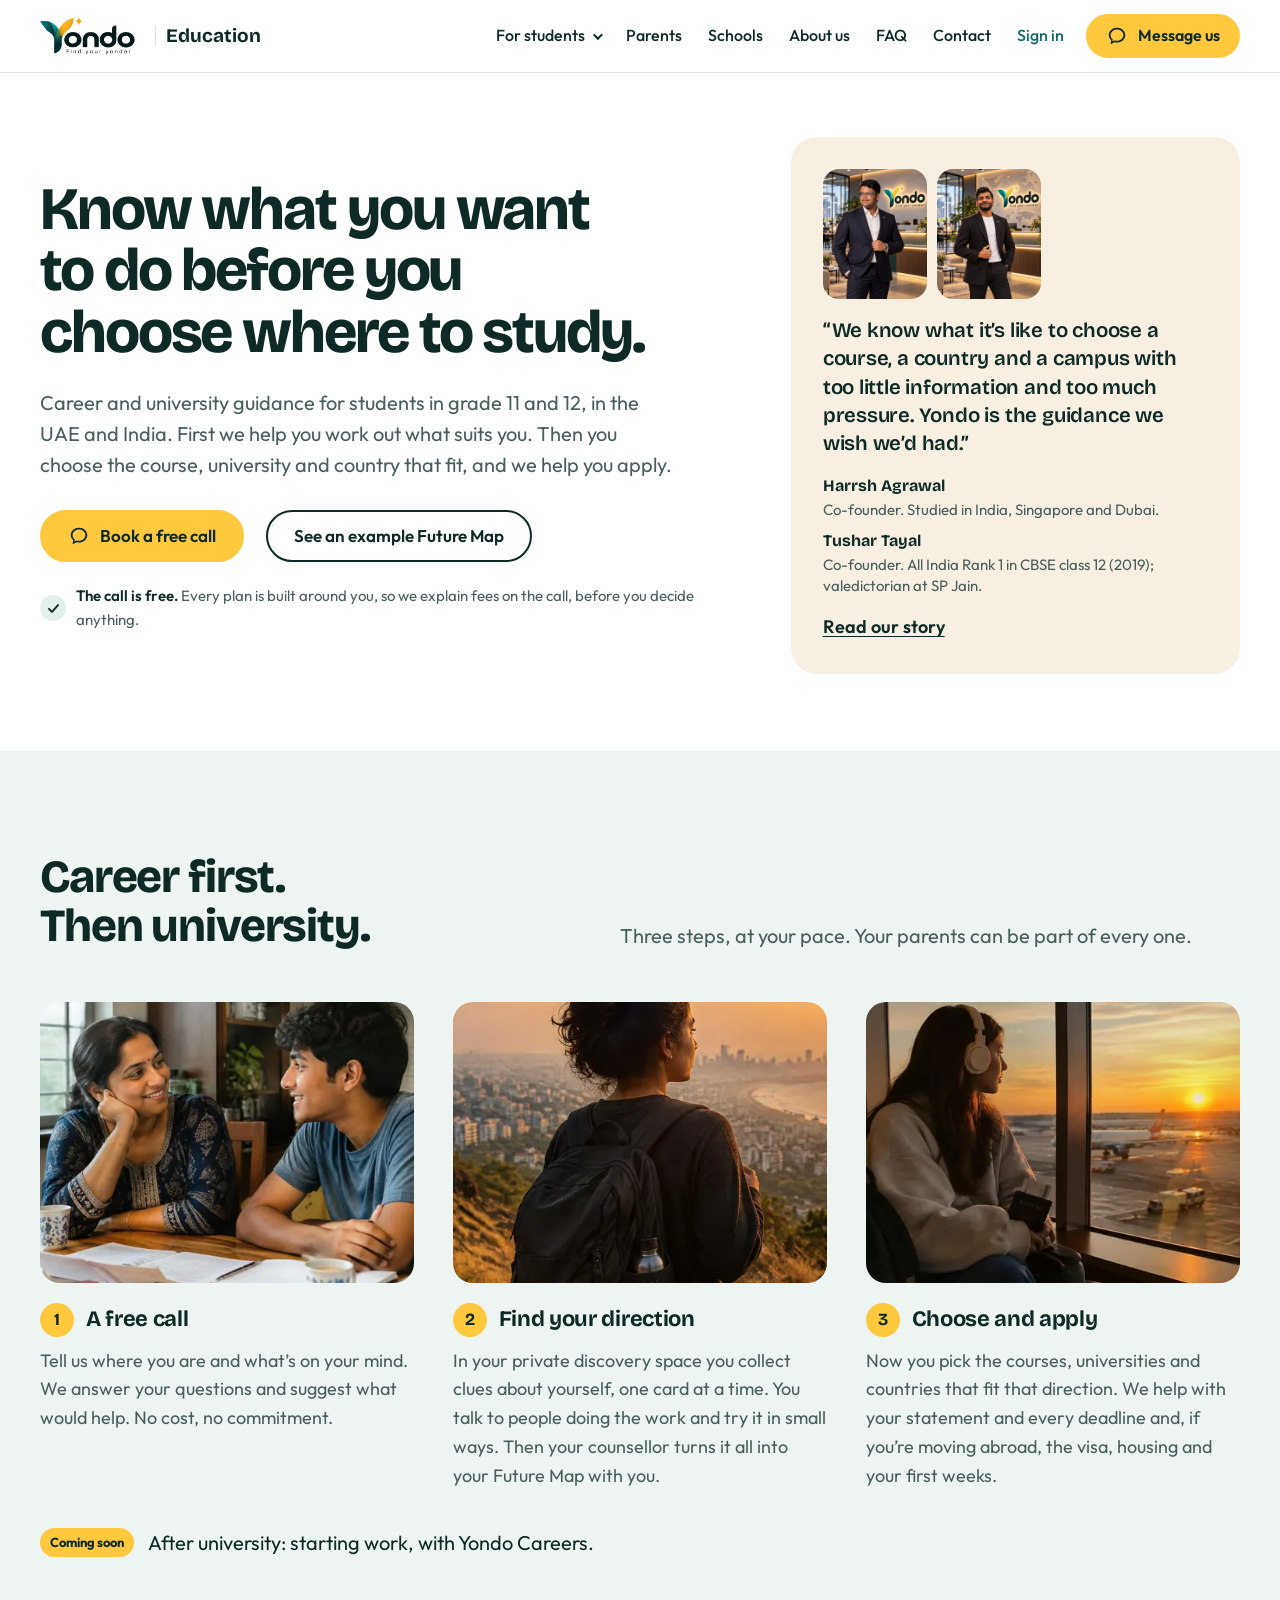
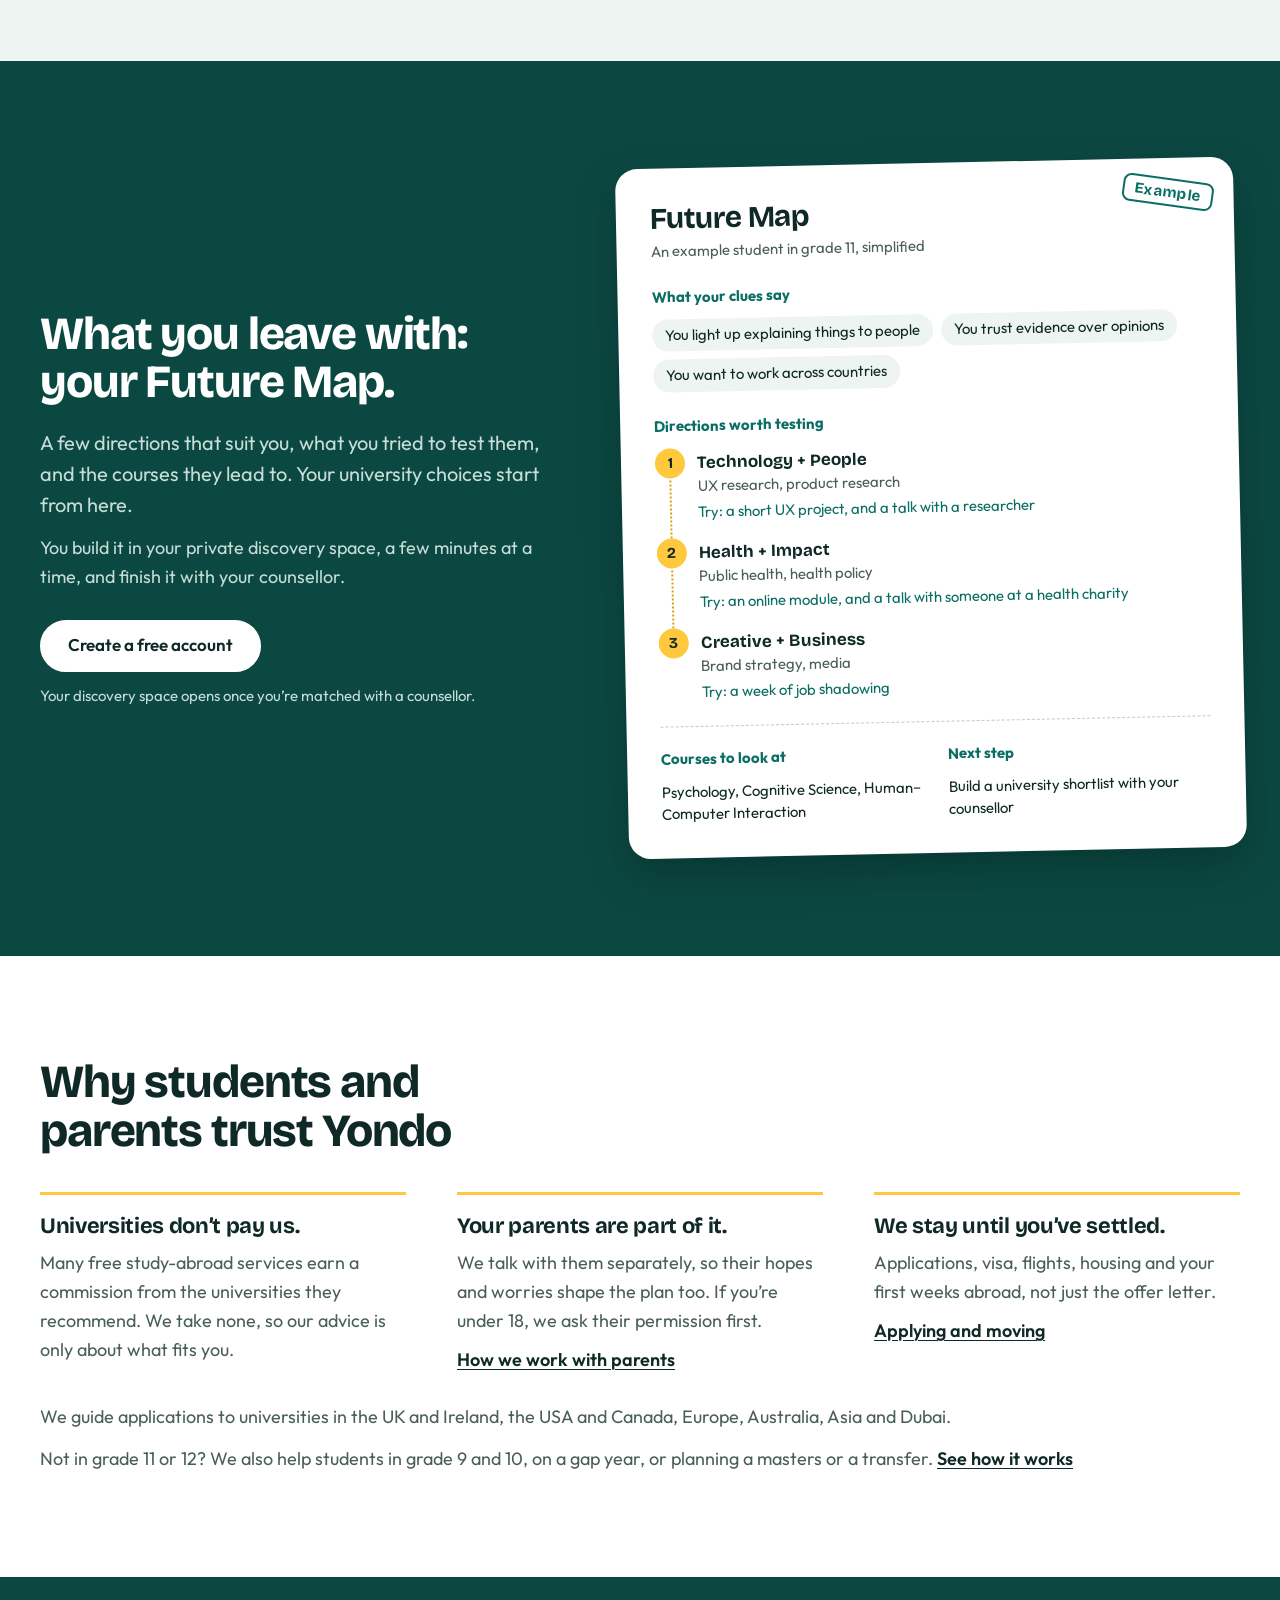
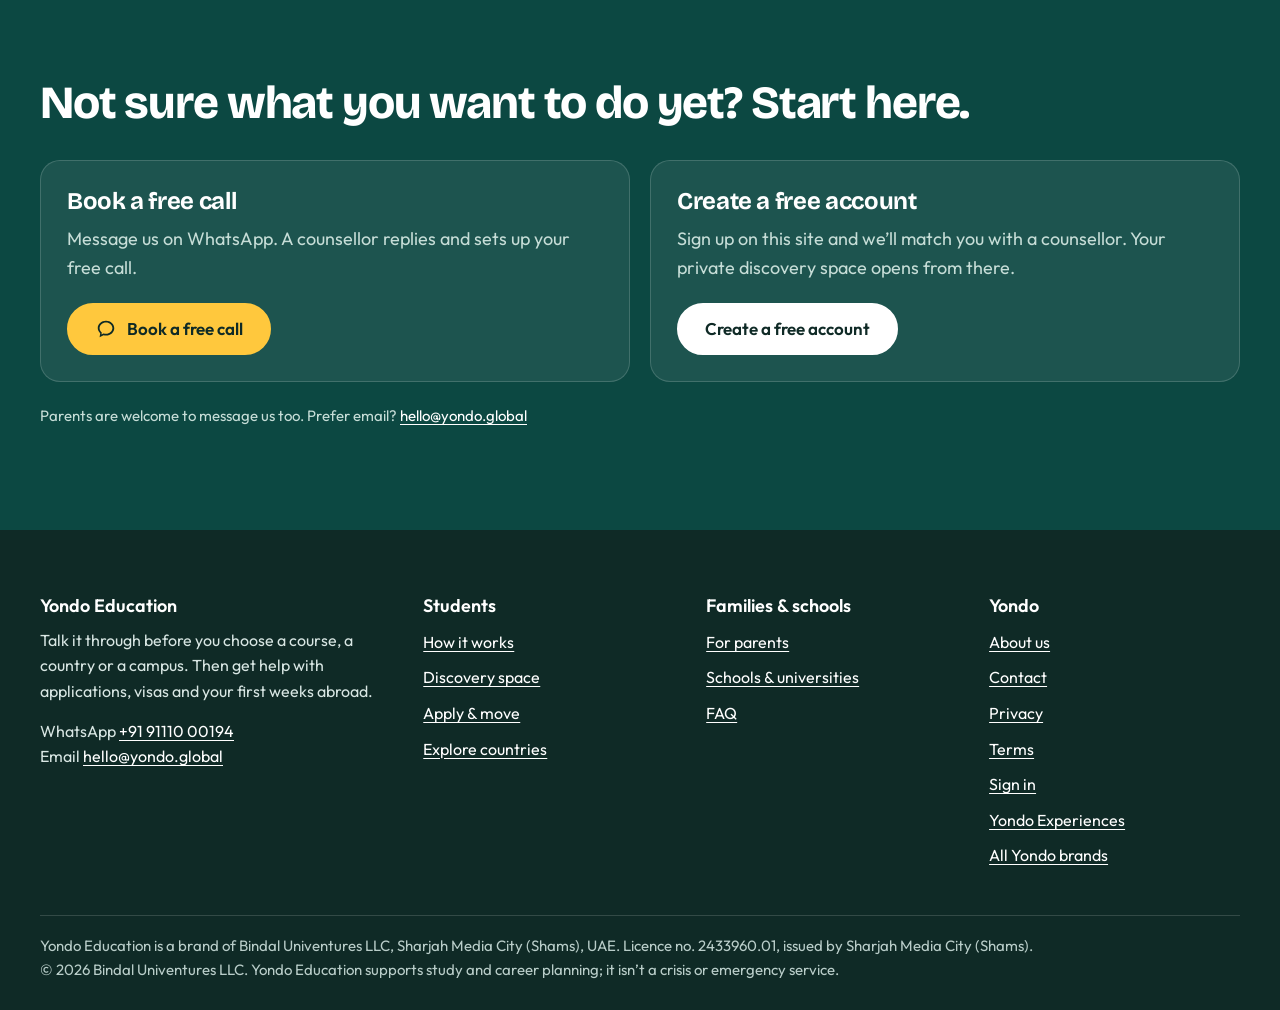
<file: index.html>
<!DOCTYPE html>
<html lang="en">
<head>
<meta charset="utf-8">
<meta name="viewport" content="width=device-width, initial-scale=1">
<title>Yondo Education | Career guidance before you choose a university</title>
<meta name="description" content="For students in grade 11 and 12 in the UAE and India: work out what you want to do, then choose the course, university and country that fit, and apply. Parents included. The first call is free.">
<meta http-equiv="Content-Security-Policy" content="default-src 'self'; img-src 'self' data: https://qutniscdrelryowbkpdl.supabase.co; style-src 'self' 'unsafe-inline'; font-src 'self'; script-src 'self'; connect-src 'none'; base-uri 'none'; form-action 'none'; object-src 'none'">
<meta name="robots" content="index, follow, max-image-preview:large">
<meta name="referrer" content="strict-origin-when-cross-origin">
<meta name="theme-color" content="#0d4a44">
<link rel="canonical" href="https://education.yondo.global/">
<link rel="icon" href="/favicon.ico" sizes="32x32">
<link rel="icon" href="/assets/mark-180.png" type="image/png">
<link rel="apple-touch-icon" href="/assets/mark-180.png">
<meta property="og:type" content="website">
<meta property="og:site_name" content="Yondo Education">
<meta property="og:locale" content="en_GB">
<meta property="og:title" content="Yondo Education | Career guidance before you choose a university">
<meta property="og:description" content="For students in grade 11 and 12 in the UAE and India: work out what you want to do, then choose the course, university and country that fit, and apply. Parents included. The first call is free.">
<meta property="og:url" content="https://education.yondo.global/">
<meta property="og:image" content="https://education.yondo.global/assets/og.jpg">
<meta property="og:image:width" content="1200">
<meta property="og:image:height" content="630">
<meta property="og:image:alt" content="A student looking out over a city at sunrise, beside the words: Know what you want to do before you choose where to study.">
<meta name="twitter:card" content="summary_large_image">
<meta name="twitter:title" content="Yondo Education | Career guidance before you choose a university">
<meta name="twitter:description" content="For students in grade 11 and 12 in the UAE and India: work out what you want to do, then choose the course, university and country that fit, and apply. Parents included. The first call is free.">
<meta name="twitter:image" content="https://education.yondo.global/assets/og.jpg">
<link rel="preload" href="/assets/outfit-latin-wght-normal.woff2" as="font" type="font/woff2" crossorigin>
<link rel="preload" href="/assets/bricolage-latin-opsz.woff2" as="font" type="font/woff2" crossorigin>
<link rel="stylesheet" href="/assets/edu.css?v=b74b45e709">
<script src="/assets/nav.js" defer></script>
<script type="application/ld+json">{"@context":"https://schema.org","@graph":[{"@type":"EducationalOrganization","@id":"https://education.yondo.global/#organization","name":"Yondo Education","alternateName":"Yondo","url":"https://education.yondo.global/","logo":{"@type":"ImageObject","url":"https://education.yondo.global/assets/mark-512.png","width":512,"height":512},"image":"https://education.yondo.global/assets/og.jpg","description":"Yondo Education is a career and study-abroad counselling service for students and their families. It starts with a free conversation, helps students discover what to study and where, and then supports university applications, visas and moving abroad. It is a brand of Bindal Univentures LLC, Sharjah Media City (Shams), UAE.","email":"hello@yondo.global","telephone":"+919111000194","contactPoint":[{"@type":"ContactPoint","contactType":"admissions","telephone":"+919111000194","email":"hello@yondo.global","availableLanguage":["English"],"url":"https://education.yondo.global/contact/"}],"founder":[{"@id":"https://education.yondo.global/about/#harrsh-agrawal"},{"@id":"https://education.yondo.global/about/#tushar-tayal"}],"parentOrganization":{"@type":"Organization","name":"Bindal Univentures LLC","identifier":"Licence no. 2433960.01 (Sharjah Media City (Shams))","address":{"@type":"PostalAddress","addressLocality":"Sharjah Media City (Shams)","addressRegion":"Sharjah","addressCountry":"AE"}},"knowsAbout":["Career counselling","Choosing a university course","Studying abroad","University applications","Student visas","Moving abroad for university"],"sameAs":["https://yondo.global/"]},{"@type":"WebSite","@id":"https://education.yondo.global/#website","url":"https://education.yondo.global/","name":"Yondo Education","publisher":{"@id":"https://education.yondo.global/#organization"},"inLanguage":"en"},{"@type":"WebPage","@id":"https://education.yondo.global/#webpage","url":"https://education.yondo.global/","name":"Yondo Education | Career guidance before you choose a university","isPartOf":{"@id":"https://education.yondo.global/#website"},"about":{"@id":"https://education.yondo.global/#organization"},"inLanguage":"en"},{"@type":"Service","@id":"https://education.yondo.global/#discovery","name":"Career and study discovery counselling","serviceType":"Career counselling","provider":{"@id":"https://education.yondo.global/#organization"},"url":"https://education.yondo.global/how-it-works/","audience":{"@type":"EducationalAudience","educationalRole":"student"},"description":"A free call, a private discovery space with short questions and small challenges, a family conversation, and a consultation that ends with a Future Map of directions worth testing.","offers":{"@type":"Offer","name":"Free first conversation","price":"0","priceCurrency":"AED","url":"https://education.yondo.global/contact/"}},{"@type":"Service","@id":"https://education.yondo.global/#apply-and-move","name":"University applications, visas and moving abroad","serviceType":"Study abroad counselling","provider":{"@id":"https://education.yondo.global/#organization"},"url":"https://education.yondo.global/apply-and-move/","description":"Comparing universities on fit and cost, applications and statements, visa steps, accommodation, flights, and the first two weeks abroad."},{"@type":"Person","@id":"https://education.yondo.global/about/#harrsh-agrawal","name":"Harrsh Agrawal","jobTitle":"Co-founder","image":"https://education.yondo.global/assets/team-harrsh-agrawal-800.jpg","worksFor":{"@id":"https://education.yondo.global/#organization"},"description":"Education entrepreneur and operator with experience across schools, coaching, student programmes and education ventures; studied in India, Singapore and Dubai."},{"@type":"Person","@id":"https://education.yondo.global/about/#tushar-tayal","name":"Tushar Tayal","jobTitle":"Co-founder","image":"https://education.yondo.global/assets/team-tushar-tayal-800.jpg","worksFor":{"@id":"https://education.yondo.global/#organization"},"alumniOf":{"@type":"CollegeOrUniversity","name":"SP Jain School of Global Management"},"description":"Entrepreneur, global mobility professional and youth leader; founder of Travelidea; valedictorian at SP Jain School of Global Management; All India Rank 1 in the CBSE AISSCE examination (2019)."}]}</script>
<script src="/assets/v.js" data-site="education" defer></script>
</head>
<body>
<a class="skip" href="#main">Skip to content</a>
<header class="top">
  <div class="wrap">
    <a class="brand" href="/"><img src="/assets/logo-full.png" width="760" height="275" alt="Yondo"><span>Education</span></a>
    <nav class="nav" aria-label="Main">
      <details class="dd"><summary>For students</summary><div class="dd-panel"><a href="/how-it-works/"><strong>How it works</strong><span>Every step, from your first message to your first week abroad</span></a><a href="/discovery-space/"><strong>Discovery space</strong><span>Your private space: short questions, one card at a time</span></a><a href="/apply-and-move/"><strong>Apply &amp; move</strong><span>Applications, visas, flights and settling in</span></a><a href="/explore/"><strong>Explore countries</strong><span>What each place is really like to learn and live in</span></a>
        <p class="dd-foot">The first conversation is free. <a href="/contact/">Talk to us</a></p></div></details>
      <a class="top-link" href="/parents/">Parents</a><a class="top-link" href="/schools/">Schools</a><a class="top-link" href="/about/">About us</a><a class="top-link" href="/faq/">FAQ</a><a class="top-link" href="/contact/">Contact</a>
      <a class="signin" href="/portal/">Sign in</a>
      <a class="btn go" href="https://wa.me/919111000194?text=Hi%20Yondo%20Education%21%20I%27d%20like%20to%20book%20a%20free%20call.%0AI%27m%20a%3A%20student%20/%20parent%0AWhat%27s%20on%20my%20mind%3A%20"><svg viewBox="0 0 24 24" aria-hidden="true" focusable="false"><path fill="currentColor" d="M12 3C6.9 3 3 6.6 3 11c0 2.2 1 4.2 2.7 5.6L5 21l4.3-2.2c.9.2 1.8.3 2.7.3 5.1 0 9-3.6 9-8s-3.9-8.1-9-8.1zm0 14.3c-.8 0-1.6-.1-2.4-.3l-.5-.1-2 1 .3-2-.4-.3C5.7 14.5 5 12.8 5 11c0-3.3 3.1-6.1 7-6.1s7 2.8 7 6.1-3.1 6.3-7 6.3z"/></svg><span>Message us</span></a>
    </nav>
  </div>
</header>
<main id="main">

<section class="hero4"><div class="wrap hero4-in">
  <div class="hero4-text">
    <h1>Know what you want to do before you choose where to study.</h1>
    <p class="lead">Career and university guidance for students in grade 11 and 12, in the UAE and India. First we help you work out what suits you. Then you choose the course, university and country that fit, and we help you apply.</p>
    <div class="actions"><a class="btn go" href="https://wa.me/919111000194?text=Hi%20Yondo%20Education%21%20I%27d%20like%20to%20book%20a%20free%20call.%0AI%27m%20a%3A%20student%20/%20parent%0AWhat%27s%20on%20my%20mind%3A%20"><svg viewBox="0 0 24 24" aria-hidden="true" focusable="false"><path fill="currentColor" d="M12 3C6.9 3 3 6.6 3 11c0 2.2 1 4.2 2.7 5.6L5 21l4.3-2.2c.9.2 1.8.3 2.7.3 5.1 0 9-3.6 9-8s-3.9-8.1-9-8.1zm0 14.3c-.8 0-1.6-.1-2.4-.3l-.5-.1-2 1 .3-2-.4-.3C5.7 14.5 5 12.8 5 11c0-3.3 3.1-6.1 7-6.1s7 2.8 7 6.1-3.1 6.3-7 6.3z"/></svg><span>Book a free call</span></a><a class="btn plain" href="#sample">See an example Future Map</a></div>
    <p class="free"><span class="tick"><svg viewBox="0 0 20 20" aria-hidden="true" focusable="false"><path d="M4 10.5l4 4 8-9" fill="none" stroke="#12302c" stroke-width="2.6" stroke-linecap="round" stroke-linejoin="round"/></svg></span><span><strong>The call is free.</strong> Every plan is built around you, so we explain fees on the call, before you decide anything.</span></p>
  </div>
  <aside class="fd" aria-label="Who is behind Yondo Education">
    <div class="fd-pics"><img src="/assets/team-harrsh-agrawal-480.jpg" width="480" height="600" alt="Harrsh Agrawal"><img src="/assets/team-tushar-tayal-480.jpg" width="480" height="600" alt="Tushar Tayal"></div>
    <blockquote><p>“We know what it’s like to choose a course, a country and a campus with too little information and too much pressure. Yondo is the guidance we wish we’d had.”</p></blockquote>
    <ul class="fd-names">
      <li><strong>Harrsh Agrawal</strong><span>Co-founder. Studied in India, Singapore and Dubai.</span></li>
      <li><strong>Tushar Tayal</strong><span>Co-founder. All India Rank 1 in CBSE class 12 (2019); valedictorian at SP Jain.</span></li>
    </ul>
    <a class="fd-more" href="/about/">Read our story</a>
  </aside>
</div></section>

<section class="sec mint" aria-labelledby="how-h"><div class="wrap">
  <div class="sec-top"><h2 id="how-h">Career first. Then university.</h2>
    <p class="lead">Three steps, at your pace. Your parents can be part of every one.</p></div>
  <ol class="how3"><li><img class="photo" src="/assets/photo-family-900.webp" srcset="/assets/photo-family-480.webp 480w, /assets/photo-family-900.webp 900w" sizes="(max-width: 760px) 100vw, 380px" width="900" height="1125" alt="A mother and her teenage son talking over papers at a table" loading="lazy" decoding="async"><h3>A free call</h3><p>Tell us where you are and what’s on your mind. We answer your questions and suggest what would help. No cost, no commitment.</p></li><li><img class="photo" src="/assets/photo-discover-900.webp" srcset="/assets/photo-discover-480.webp 480w, /assets/photo-discover-900.webp 900w" sizes="(max-width: 760px) 100vw, 380px" width="900" height="1125" alt="A student with a backpack looking out over a city at sunrise" loading="lazy" decoding="async"><h3>Find your direction</h3><p>In your private discovery space you collect clues about yourself, one card at a time. You talk to people doing the work and try it in small ways. Then your counsellor turns it all into your Future Map with you.</p></li><li><img class="photo" src="/assets/photo-airport-900.webp" srcset="/assets/photo-airport-480.webp 480w, /assets/photo-airport-900.webp 900w" sizes="(max-width: 760px) 100vw, 380px" width="900" height="1125" alt="A student with headphones watching planes from an airport window" loading="lazy" decoding="async"><h3>Choose and apply</h3><p>Now you pick the courses, universities and countries that fit that direction. We help with your statement and every deadline and, if you’re moving abroad, the visa, housing and your first weeks.</p></li></ol>
  <p class="next-ch"><span class="soon">Coming soon</span> After university: starting work, with Yondo Careers.</p>
</div></section>

<section class="sec deep" id="sample" aria-labelledby="sample-h"><div class="wrap sample-in">
  <div class="sample-text">
    <h2 id="sample-h">What you leave with: your Future Map.</h2>
    <p class="lead">A few directions that suit you, what you tried to test them, and the courses they lead to. Your university choices start from here.</p>
    <p>You build it in your private discovery space, a few minutes at a time, and finish it with your counsellor.</p>
    <div class="actions"><a class="btn light" href="/portal/#/join">Create a free account</a></div>
    <p class="small sample-note">Your discovery space opens once you’re matched with a counsellor.</p>
  </div>
  <article class="fmap" aria-labelledby="fmap-h">
      <p class="fmap-stamp" aria-hidden="true">Example</p>
      <header><h3 id="fmap-h">Future Map</h3><p>An example student in grade 11, simplified</p></header>
      <h4>What your clues say</h4>
      <ul class="fmap-clues"><li>You light up explaining things to people</li><li>You trust evidence over opinions</li><li>You want to work across countries</li></ul>
      <h4>Directions worth testing</h4>
      <ol class="fmap-dirs">
        <li><strong>Technology + People</strong><span>UX research, product research</span><em>Try: a short UX project, and a talk with a researcher</em></li>
        <li><strong>Health + Impact</strong><span>Public health, health policy</span><em>Try: an online module, and a talk with someone at a health charity</em></li>
        <li><strong>Creative + Business</strong><span>Brand strategy, media</span><em>Try: a week of job shadowing</em></li>
      </ol>
      <div class="fmap-next"><div><h4>Courses to look at</h4><p>Psychology, Cognitive Science, Human–Computer Interaction</p></div>
        <div><h4>Next step</h4><p>Build a university shortlist with your counsellor</p></div></div>
    </article>
</div></section>

<section class="sec plain" aria-labelledby="trust-h"><div class="wrap">
  <h2 id="trust-h">Why students and parents trust Yondo</h2>
  <ul class="trust"><li><h3>Universities don’t pay us.</h3><p>Many free study-abroad services earn a commission from the universities they recommend. We take none, so our advice is only about what fits you.</p></li><li><h3>Your parents are part of it.</h3><p>We talk with them separately, so their hopes and worries shape the plan too. If you’re under 18, we ask their permission first.</p>
<a href="/parents/">How we work with parents</a></li><li><h3>We stay until you’ve settled.</h3><p>Applications, visa, flights, housing and your first weeks abroad, not just the offer letter.</p>
<a href="/apply-and-move/">Applying and moving</a></li></ul>
  <p class="countries">We guide applications to universities in the UK and Ireland, the USA and Canada, Europe, Australia, Asia and Dubai.</p>
  <p class="also">Not in grade 11 or 12? We also help students in grade 9 and 10, on a gap year, or planning a masters or a transfer. <a href="/how-it-works/">See how it works</a></p>
</div></section>
<section class="close" aria-labelledby="close-h"><div class="wrap">
  <h2 id="close-h">Not sure what you want to do yet? Start here.</h2>
  <div class="ways">
    <div class="way"><h3>Book a free call</h3><p>Message us on WhatsApp. A counsellor replies and sets up your free call.</p><a class="btn go" href="https://wa.me/919111000194?text=Hi%20Yondo%20Education%21%20I%27d%20like%20to%20book%20a%20free%20call.%0AI%27m%20a%3A%20student%20/%20parent%0AWhat%27s%20on%20my%20mind%3A%20"><svg viewBox="0 0 24 24" aria-hidden="true" focusable="false"><path fill="currentColor" d="M12 3C6.9 3 3 6.6 3 11c0 2.2 1 4.2 2.7 5.6L5 21l4.3-2.2c.9.2 1.8.3 2.7.3 5.1 0 9-3.6 9-8s-3.9-8.1-9-8.1zm0 14.3c-.8 0-1.6-.1-2.4-.3l-.5-.1-2 1 .3-2-.4-.3C5.7 14.5 5 12.8 5 11c0-3.3 3.1-6.1 7-6.1s7 2.8 7 6.1-3.1 6.3-7 6.3z"/></svg><span>Book a free call</span></a></div>
    <div class="way"><h3>Create a free account</h3><p>Sign up on this site and we’ll match you with a counsellor. Your private discovery space opens from there.</p><a class="btn light" href="/portal/#/join">Create a free account</a></div>
  </div>
  <p class="close-note">Parents are welcome to message us too. Prefer email? <a href="mailto:hello@yondo.global?subject=A%20free%20call">hello@yondo.global</a></p>
</div></section>
</main>
<footer class="foot">
  <div class="wrap">
    <div class="cols">
      <div>
        <h2>Yondo Education</h2>
        <p style="font-size:16px">Talk it through before you choose a course, a country or a campus. Then get help with applications, visas and your first weeks abroad.</p>
        <p style="font-size:16px;margin-top:14px">WhatsApp <a href="https://wa.me/919111000194?text=Hi%20Yondo%20Education%21%20I%27d%20like%20to%20book%20a%20free%20call.%0AI%27m%20a%3A%20student%20/%20parent%0AWhat%27s%20on%20my%20mind%3A%20">+91 91110 00194</a><br>Email <a href="mailto:hello@yondo.global">hello@yondo.global</a></p>
      </div>
      <div><h2>Students</h2><ul><li><a href="/how-it-works/">How it works</a></li><li><a href="/discovery-space/">Discovery space</a></li><li><a href="/apply-and-move/">Apply &amp; move</a></li><li><a href="/explore/">Explore countries</a></li></ul></div>
      <div><h2>Families &amp; schools</h2><ul><li><a href="/parents/">For parents</a></li><li><a href="/schools/">Schools &amp; universities</a></li><li><a href="/faq/">FAQ</a></li></ul></div>
      <div><h2>Yondo</h2><ul><li><a href="/about/">About us</a></li><li><a href="/contact/">Contact</a></li><li><a href="/privacy/">Privacy</a></li><li><a href="/terms/">Terms</a></li><li><a href="/portal/">Sign in</a></li><li><a href="https://experiences.yondo.global/">Yondo Experiences</a></li><li><a href="https://yondo.global/">All Yondo brands</a></li></ul></div>
    </div>
    <p class="fine">Yondo Education is a brand of Bindal Univentures LLC, Sharjah Media City (Shams), UAE. Licence no. 2433960.01, issued by Sharjah Media City (Shams).<br>© 2026 Bindal Univentures LLC. Yondo Education supports study and career planning; it isn’t a crisis or emergency service.</p>
  </div>
</footer>
<nav class="tabbar" aria-label="Quick navigation">
  <a class="tab" aria-current="page" href="/"><svg viewBox="0 0 24 24" aria-hidden="true" focusable="false"><path d="M3.5 11 12 4l8.5 7"/><path d="M5.5 9.8V20h4.8v-5.6h3.4V20h4.8V9.8"/></svg><span>Home</span></a>
  <a class="tab" href="/how-it-works/"><svg viewBox="0 0 24 24" aria-hidden="true" focusable="false"><circle cx="6" cy="18" r="2.4"/><circle cx="18" cy="6" r="2.4"/><path d="M8.4 18h6.1a3 3 0 0 0 0-6H9.5a3 3 0 0 1 0-6h6.1"/></svg><span>How it works</span></a>
  <a class="tab" href="/parents/"><svg viewBox="0 0 24 24" aria-hidden="true" focusable="false"><circle cx="9" cy="8" r="3.1"/><path d="M3.2 20c.6-3.6 2.9-5.6 5.8-5.6s5.2 2 5.8 5.6"/><circle cx="17.2" cy="9.4" r="2.4"/><path d="M15.6 14.4c2.7-.4 4.7 1.2 5.3 4.6"/></svg><span>Parents</span></a>
  <a class="tab tab-chat" href="https://wa.me/919111000194?text=Hi%20Yondo%20Education%21%20I%27d%20like%20to%20book%20a%20free%20call.%0AI%27m%20a%3A%20student%20/%20parent%0AWhat%27s%20on%20my%20mind%3A%20"><svg viewBox="0 0 24 24" aria-hidden="true" focusable="false"><path fill="currentColor" d="M12 3C6.9 3 3 6.6 3 11c0 2.2 1 4.2 2.7 5.6L5 21l4.3-2.2c.9.2 1.8.3 2.7.3 5.1 0 9-3.6 9-8s-3.9-8.1-9-8.1zm0 14.3c-.8 0-1.6-.1-2.4-.3l-.5-.1-2 1 .3-2-.4-.3C5.7 14.5 5 12.8 5 11c0-3.3 3.1-6.1 7-6.1s7 2.8 7 6.1-3.1 6.3-7 6.3z"/></svg><span>Chat</span></a>
  <details class="more"><summary class="tab"><svg viewBox="0 0 24 24" aria-hidden="true" focusable="false"><circle cx="5" cy="12" r="1.9" fill="currentColor" stroke="none"/><circle cx="12" cy="12" r="1.9" fill="currentColor" stroke="none"/><circle cx="19" cy="12" r="1.9" fill="currentColor" stroke="none"/></svg><span>More</span></summary>
    <div class="sheet"><div class="sheet-in">
      <p class="sheet-title">All pages</p>
      <div class="sh-actions"><a class="btn go" href="https://wa.me/919111000194?text=Hi%20Yondo%20Education%21%20I%27d%20like%20to%20book%20a%20free%20call.%0AI%27m%20a%3A%20student%20/%20parent%0AWhat%27s%20on%20my%20mind%3A%20"><svg viewBox="0 0 24 24" aria-hidden="true" focusable="false"><path fill="currentColor" d="M12 3C6.9 3 3 6.6 3 11c0 2.2 1 4.2 2.7 5.6L5 21l4.3-2.2c.9.2 1.8.3 2.7.3 5.1 0 9-3.6 9-8s-3.9-8.1-9-8.1zm0 14.3c-.8 0-1.6-.1-2.4-.3l-.5-.1-2 1 .3-2-.4-.3C5.7 14.5 5 12.8 5 11c0-3.3 3.1-6.1 7-6.1s7 2.8 7 6.1-3.1 6.3-7 6.3z"/></svg><span>Message us</span></a><a class="btn plain" href="/portal/">Sign in</a></div><div class="sh-group"><p class="sh-h">For students</p><a href="/how-it-works/"><strong>How it works</strong><span>Every step, from your first message to your first week abroad</span></a><a href="/discovery-space/"><strong>Discovery space</strong><span>Your private space: short questions, one card at a time</span></a><a href="/apply-and-move/"><strong>Apply &amp; move</strong><span>Applications, visas, flights and settling in</span></a><a href="/explore/"><strong>Explore countries</strong><span>What each place is really like to learn and live in</span></a></div><div class="sh-group"><p class="sh-h">For families and schools</p><a href="/parents/"><strong>For parents</strong><span>How families are part of it</span></a><a href="/schools/"><strong>Schools &amp; universities</strong><span>Programmes and partnerships</span></a><a href="/faq/"><strong>FAQ</strong><span>Questions, answered</span></a></div><div class="sh-group"><p class="sh-h">Yondo Education</p><a href="/about/"><strong>About us</strong><span>The people behind Yondo</span></a><a href="/contact/"><strong>Contact</strong><span>WhatsApp and email</span></a></div>
      <p class="sh-note">The first conversation is free.</p>
    </div></div></details>
</nav>
</body>
</html>
</file>
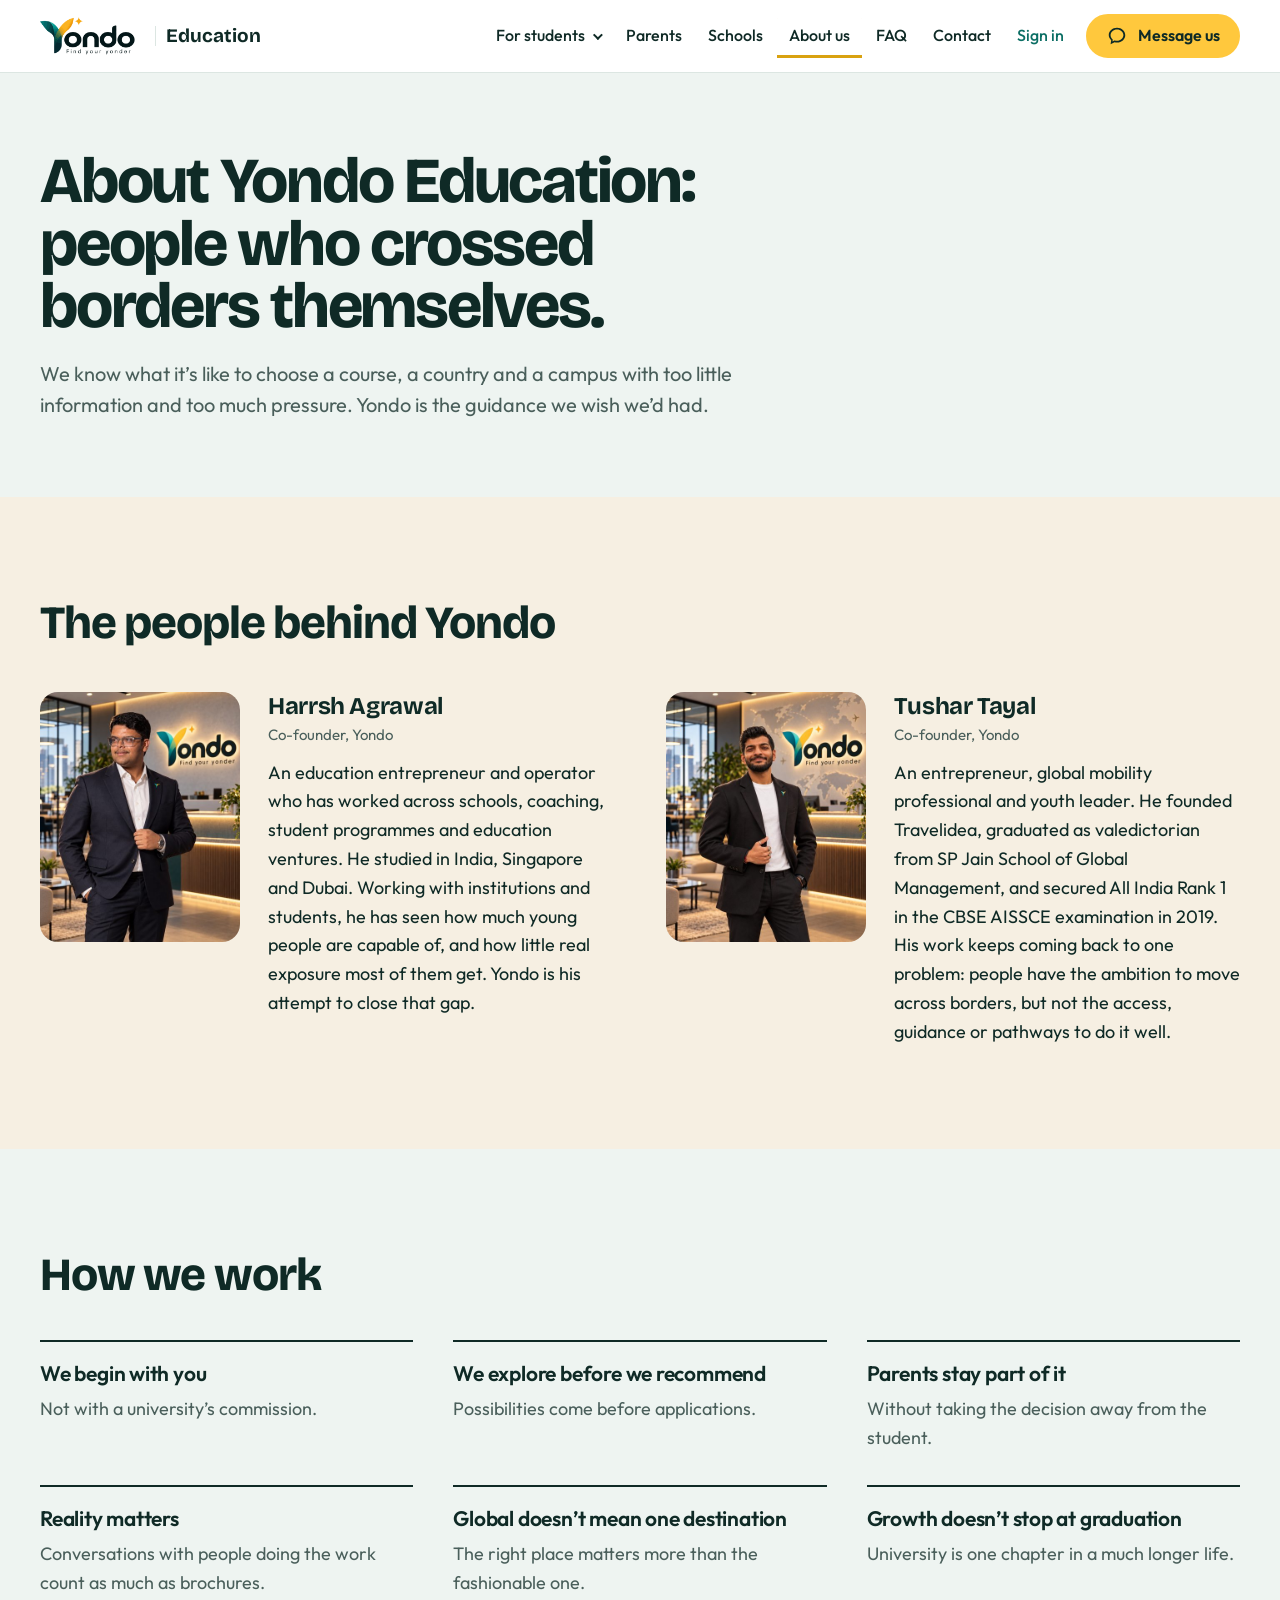
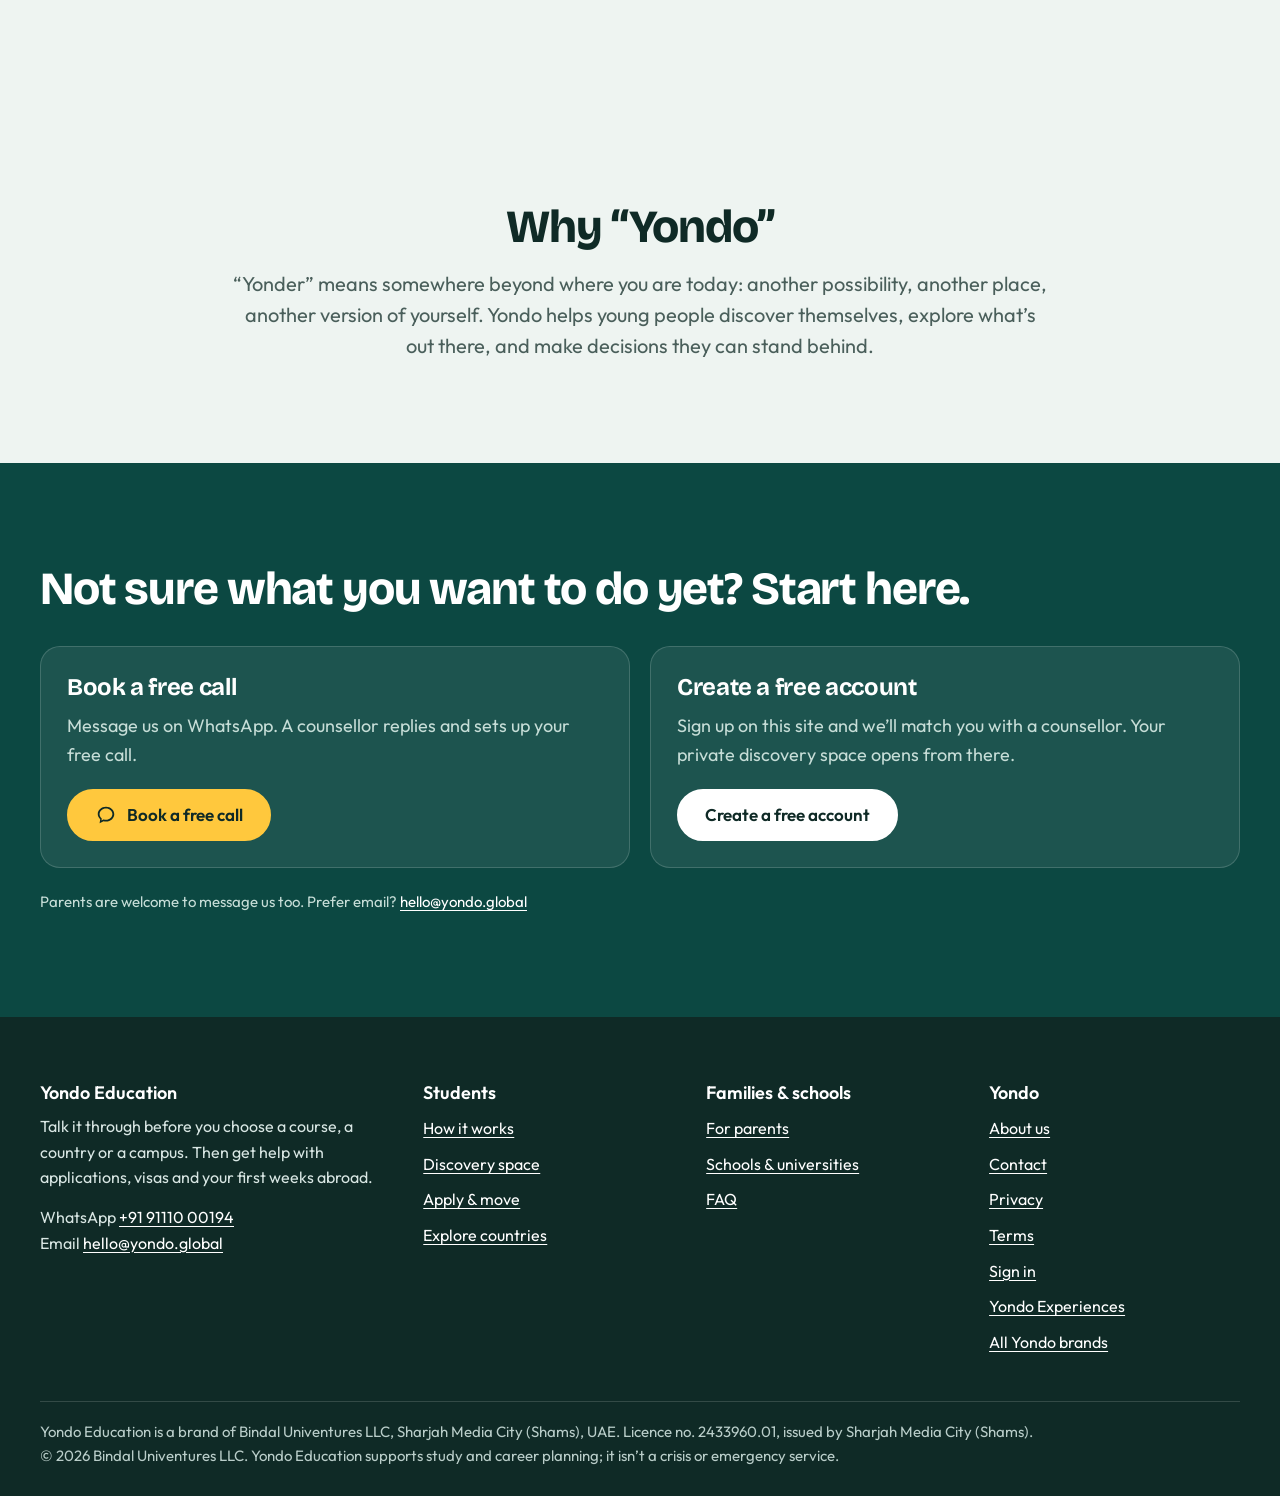
<file: about/index.html>
<!DOCTYPE html>
<html lang="en">
<head>
<meta charset="utf-8">
<meta name="viewport" content="width=device-width, initial-scale=1">
<title>About us and our founders | Yondo Education</title>
<meta name="description" content="Who is behind Yondo Education, what “yonder” means, and how we work when helping students choose.">
<meta http-equiv="Content-Security-Policy" content="default-src 'self'; img-src 'self' data: https://qutniscdrelryowbkpdl.supabase.co; style-src 'self' 'unsafe-inline'; font-src 'self'; script-src 'self'; connect-src 'none'; base-uri 'none'; form-action 'none'; object-src 'none'">
<meta name="robots" content="index, follow, max-image-preview:large">
<meta name="referrer" content="strict-origin-when-cross-origin">
<meta name="theme-color" content="#0d4a44">
<link rel="canonical" href="https://education.yondo.global/about/">
<link rel="icon" href="/favicon.ico" sizes="32x32">
<link rel="icon" href="/assets/mark-180.png" type="image/png">
<link rel="apple-touch-icon" href="/assets/mark-180.png">
<meta property="og:type" content="website">
<meta property="og:site_name" content="Yondo Education">
<meta property="og:locale" content="en_GB">
<meta property="og:title" content="About us and our founders | Yondo Education">
<meta property="og:description" content="Who is behind Yondo Education, what “yonder” means, and how we work when helping students choose.">
<meta property="og:url" content="https://education.yondo.global/about/">
<meta property="og:image" content="https://education.yondo.global/assets/og.jpg">
<meta property="og:image:width" content="1200">
<meta property="og:image:height" content="630">
<meta property="og:image:alt" content="A student looking out over a city at sunrise, beside the words: Know what you want to do before you choose where to study.">
<meta name="twitter:card" content="summary_large_image">
<meta name="twitter:title" content="About us and our founders | Yondo Education">
<meta name="twitter:description" content="Who is behind Yondo Education, what “yonder” means, and how we work when helping students choose.">
<meta name="twitter:image" content="https://education.yondo.global/assets/og.jpg">
<link rel="preload" href="/assets/outfit-latin-wght-normal.woff2" as="font" type="font/woff2" crossorigin>
<link rel="preload" href="/assets/bricolage-latin-opsz.woff2" as="font" type="font/woff2" crossorigin>
<link rel="stylesheet" href="/assets/edu.css?v=b74b45e709">
<script src="/assets/nav.js" defer></script>
<script type="application/ld+json">{"@context":"https://schema.org","@graph":[{"@type":"WebPage","@id":"https://education.yondo.global/about/#webpage","url":"https://education.yondo.global/about/","name":"About us and our founders | Yondo Education","isPartOf":{"@id":"https://education.yondo.global/#website"},"about":{"@id":"https://education.yondo.global/#organization"},"inLanguage":"en"},{"@type":"BreadcrumbList","itemListElement":[{"@type":"ListItem","position":1,"name":"Yondo Education","item":"https://education.yondo.global/"},{"@type":"ListItem","position":2,"name":"About us and our founders","item":"https://education.yondo.global/about/"}]},{"@type":"Person","@id":"https://education.yondo.global/about/#harrsh-agrawal","name":"Harrsh Agrawal","jobTitle":"Co-founder","image":"https://education.yondo.global/assets/team-harrsh-agrawal-800.jpg","worksFor":{"@id":"https://education.yondo.global/#organization"},"description":"Education entrepreneur and operator with experience across schools, coaching, student programmes and education ventures; studied in India, Singapore and Dubai."},{"@type":"Person","@id":"https://education.yondo.global/about/#tushar-tayal","name":"Tushar Tayal","jobTitle":"Co-founder","image":"https://education.yondo.global/assets/team-tushar-tayal-800.jpg","worksFor":{"@id":"https://education.yondo.global/#organization"},"alumniOf":{"@type":"CollegeOrUniversity","name":"SP Jain School of Global Management"},"description":"Entrepreneur, global mobility professional and youth leader; founder of Travelidea; valedictorian at SP Jain School of Global Management; All India Rank 1 in the CBSE AISSCE examination (2019)."}]}</script>
<script src="/assets/v.js" data-site="education" defer></script>
</head>
<body>
<a class="skip" href="#main">Skip to content</a>
<header class="top">
  <div class="wrap">
    <a class="brand" href="/"><img src="/assets/logo-full.png" width="760" height="275" alt="Yondo"><span>Education</span></a>
    <nav class="nav" aria-label="Main">
      <details class="dd"><summary>For students</summary><div class="dd-panel"><a href="/how-it-works/"><strong>How it works</strong><span>Every step, from your first message to your first week abroad</span></a><a href="/discovery-space/"><strong>Discovery space</strong><span>Your private space: short questions, one card at a time</span></a><a href="/apply-and-move/"><strong>Apply &amp; move</strong><span>Applications, visas, flights and settling in</span></a><a href="/explore/"><strong>Explore countries</strong><span>What each place is really like to learn and live in</span></a>
        <p class="dd-foot">The first conversation is free. <a href="/contact/">Talk to us</a></p></div></details>
      <a class="top-link" href="/parents/">Parents</a><a class="top-link" href="/schools/">Schools</a><a class="top-link" aria-current="page" href="/about/">About us</a><a class="top-link" href="/faq/">FAQ</a><a class="top-link" href="/contact/">Contact</a>
      <a class="signin" href="/portal/">Sign in</a>
      <a class="btn go" href="https://wa.me/919111000194?text=Hi%20Yondo%20Education%21%20I%27d%20like%20to%20book%20a%20free%20call.%0AI%27m%20a%3A%20student%20/%20parent%0AWhat%27s%20on%20my%20mind%3A%20"><svg viewBox="0 0 24 24" aria-hidden="true" focusable="false"><path fill="currentColor" d="M12 3C6.9 3 3 6.6 3 11c0 2.2 1 4.2 2.7 5.6L5 21l4.3-2.2c.9.2 1.8.3 2.7.3 5.1 0 9-3.6 9-8s-3.9-8.1-9-8.1zm0 14.3c-.8 0-1.6-.1-2.4-.3l-.5-.1-2 1 .3-2-.4-.3C5.7 14.5 5 12.8 5 11c0-3.3 3.1-6.1 7-6.1s7 2.8 7 6.1-3.1 6.3-7 6.3z"/></svg><span>Message us</span></a>
    </nav>
  </div>
</header>
<main id="main">
<section class="head"><div class="wrap head-in">
  <div class="head-text"><h1>About Yondo Education: people who crossed borders themselves.</h1>
  <p class="lead">We know what it’s like to choose a course, a country and a campus with too little information and too much pressure. Yondo is the guidance we wish we’d had.</p></div>
</div></section>

<section class="sec sun"><div class="wrap">
  <h2>The people behind Yondo</h2>
  <div class="team">
  <div class="person">
    <img src="/assets/team-harrsh-agrawal-480.jpg" srcset="/assets/team-harrsh-agrawal-480.jpg 480w, /assets/team-harrsh-agrawal-800.jpg 800w" sizes="200px" width="480" height="600" alt="Harrsh Agrawal" loading="lazy">
    <div><h3>Harrsh Agrawal</h3><p class="role">Co-founder, Yondo</p>
    <p class="bio">An education entrepreneur and operator who has worked across schools, coaching, student programmes and education ventures. He studied in India, Singapore and Dubai. Working with institutions and students, he has seen how much young people are capable of, and how little real exposure most of them get. Yondo is his attempt to close that gap.</p></div>
  </div>
  <div class="person">
    <img src="/assets/team-tushar-tayal-480.jpg" srcset="/assets/team-tushar-tayal-480.jpg 480w, /assets/team-tushar-tayal-800.jpg 800w" sizes="200px" width="480" height="600" alt="Tushar Tayal" loading="lazy">
    <div><h3>Tushar Tayal</h3><p class="role">Co-founder, Yondo</p>
    <p class="bio">An entrepreneur, global mobility professional and youth leader. He founded Travelidea, graduated as valedictorian from SP Jain School of Global Management, and secured All India Rank 1 in the CBSE AISSCE examination in 2019. His work keeps coming back to one problem: people have the ambition to move across borders, but not the access, guidance or pathways to do it well.</p></div>
  </div>
</div>
</div></section>
<section class="sec mint"><div class="wrap">
  <h2>How we work</h2>
  <ul class="items"><li><h3>We begin with you</h3><p>Not with a university’s commission.</p></li><li><h3>We explore before we recommend</h3><p>Possibilities come before applications.</p></li><li><h3>Parents stay part of it</h3><p>Without taking the decision away from the student.</p></li><li><h3>Reality matters</h3><p>Conversations with people doing the work count as much as brochures.</p></li><li><h3>Global doesn’t mean one destination</h3><p>The right place matters more than the fashionable one.</p></li><li><h3>Growth doesn’t stop at graduation</h3><p>University is one chapter in a much longer life.</p></li></ul>
</div></section>
<section class="sec mint"><div class="wrap"><div class="callout">
  <h2>Why “Yondo”</h2>
  <p class="lead">“Yonder” means somewhere beyond where you are today: another possibility, another place, another version of yourself. Yondo helps young people discover themselves, explore what’s out there, and make decisions they can stand behind.</p>
</div></div></section>
<section class="close" aria-labelledby="close-h"><div class="wrap">
  <h2 id="close-h">Not sure what you want to do yet? Start here.</h2>
  <div class="ways">
    <div class="way"><h3>Book a free call</h3><p>Message us on WhatsApp. A counsellor replies and sets up your free call.</p><a class="btn go" href="https://wa.me/919111000194?text=Hi%20Yondo%20Education%21%20I%27d%20like%20to%20book%20a%20free%20call.%0AI%27m%20a%3A%20student%20/%20parent%0AWhat%27s%20on%20my%20mind%3A%20"><svg viewBox="0 0 24 24" aria-hidden="true" focusable="false"><path fill="currentColor" d="M12 3C6.9 3 3 6.6 3 11c0 2.2 1 4.2 2.7 5.6L5 21l4.3-2.2c.9.2 1.8.3 2.7.3 5.1 0 9-3.6 9-8s-3.9-8.1-9-8.1zm0 14.3c-.8 0-1.6-.1-2.4-.3l-.5-.1-2 1 .3-2-.4-.3C5.7 14.5 5 12.8 5 11c0-3.3 3.1-6.1 7-6.1s7 2.8 7 6.1-3.1 6.3-7 6.3z"/></svg><span>Book a free call</span></a></div>
    <div class="way"><h3>Create a free account</h3><p>Sign up on this site and we’ll match you with a counsellor. Your private discovery space opens from there.</p><a class="btn light" href="/portal/#/join">Create a free account</a></div>
  </div>
  <p class="close-note">Parents are welcome to message us too. Prefer email? <a href="mailto:hello@yondo.global?subject=A%20free%20call">hello@yondo.global</a></p>
</div></section>
</main>
<footer class="foot">
  <div class="wrap">
    <div class="cols">
      <div>
        <h2>Yondo Education</h2>
        <p style="font-size:16px">Talk it through before you choose a course, a country or a campus. Then get help with applications, visas and your first weeks abroad.</p>
        <p style="font-size:16px;margin-top:14px">WhatsApp <a href="https://wa.me/919111000194?text=Hi%20Yondo%20Education%21%20I%27d%20like%20to%20book%20a%20free%20call.%0AI%27m%20a%3A%20student%20/%20parent%0AWhat%27s%20on%20my%20mind%3A%20">+91 91110 00194</a><br>Email <a href="mailto:hello@yondo.global">hello@yondo.global</a></p>
      </div>
      <div><h2>Students</h2><ul><li><a href="/how-it-works/">How it works</a></li><li><a href="/discovery-space/">Discovery space</a></li><li><a href="/apply-and-move/">Apply &amp; move</a></li><li><a href="/explore/">Explore countries</a></li></ul></div>
      <div><h2>Families &amp; schools</h2><ul><li><a href="/parents/">For parents</a></li><li><a href="/schools/">Schools &amp; universities</a></li><li><a href="/faq/">FAQ</a></li></ul></div>
      <div><h2>Yondo</h2><ul><li><a href="/about/">About us</a></li><li><a href="/contact/">Contact</a></li><li><a href="/privacy/">Privacy</a></li><li><a href="/terms/">Terms</a></li><li><a href="/portal/">Sign in</a></li><li><a href="https://experiences.yondo.global/">Yondo Experiences</a></li><li><a href="https://yondo.global/">All Yondo brands</a></li></ul></div>
    </div>
    <p class="fine">Yondo Education is a brand of Bindal Univentures LLC, Sharjah Media City (Shams), UAE. Licence no. 2433960.01, issued by Sharjah Media City (Shams).<br>© 2026 Bindal Univentures LLC. Yondo Education supports study and career planning; it isn’t a crisis or emergency service.</p>
  </div>
</footer>
<nav class="tabbar" aria-label="Quick navigation">
  <a class="tab" href="/"><svg viewBox="0 0 24 24" aria-hidden="true" focusable="false"><path d="M3.5 11 12 4l8.5 7"/><path d="M5.5 9.8V20h4.8v-5.6h3.4V20h4.8V9.8"/></svg><span>Home</span></a>
  <a class="tab" href="/how-it-works/"><svg viewBox="0 0 24 24" aria-hidden="true" focusable="false"><circle cx="6" cy="18" r="2.4"/><circle cx="18" cy="6" r="2.4"/><path d="M8.4 18h6.1a3 3 0 0 0 0-6H9.5a3 3 0 0 1 0-6h6.1"/></svg><span>How it works</span></a>
  <a class="tab" href="/parents/"><svg viewBox="0 0 24 24" aria-hidden="true" focusable="false"><circle cx="9" cy="8" r="3.1"/><path d="M3.2 20c.6-3.6 2.9-5.6 5.8-5.6s5.2 2 5.8 5.6"/><circle cx="17.2" cy="9.4" r="2.4"/><path d="M15.6 14.4c2.7-.4 4.7 1.2 5.3 4.6"/></svg><span>Parents</span></a>
  <a class="tab tab-chat" href="https://wa.me/919111000194?text=Hi%20Yondo%20Education%21%20I%27d%20like%20to%20book%20a%20free%20call.%0AI%27m%20a%3A%20student%20/%20parent%0AWhat%27s%20on%20my%20mind%3A%20"><svg viewBox="0 0 24 24" aria-hidden="true" focusable="false"><path fill="currentColor" d="M12 3C6.9 3 3 6.6 3 11c0 2.2 1 4.2 2.7 5.6L5 21l4.3-2.2c.9.2 1.8.3 2.7.3 5.1 0 9-3.6 9-8s-3.9-8.1-9-8.1zm0 14.3c-.8 0-1.6-.1-2.4-.3l-.5-.1-2 1 .3-2-.4-.3C5.7 14.5 5 12.8 5 11c0-3.3 3.1-6.1 7-6.1s7 2.8 7 6.1-3.1 6.3-7 6.3z"/></svg><span>Chat</span></a>
  <details class="more is-current"><summary class="tab"><svg viewBox="0 0 24 24" aria-hidden="true" focusable="false"><circle cx="5" cy="12" r="1.9" fill="currentColor" stroke="none"/><circle cx="12" cy="12" r="1.9" fill="currentColor" stroke="none"/><circle cx="19" cy="12" r="1.9" fill="currentColor" stroke="none"/></svg><span>More</span></summary>
    <div class="sheet"><div class="sheet-in">
      <p class="sheet-title">All pages</p>
      <div class="sh-actions"><a class="btn go" href="https://wa.me/919111000194?text=Hi%20Yondo%20Education%21%20I%27d%20like%20to%20book%20a%20free%20call.%0AI%27m%20a%3A%20student%20/%20parent%0AWhat%27s%20on%20my%20mind%3A%20"><svg viewBox="0 0 24 24" aria-hidden="true" focusable="false"><path fill="currentColor" d="M12 3C6.9 3 3 6.6 3 11c0 2.2 1 4.2 2.7 5.6L5 21l4.3-2.2c.9.2 1.8.3 2.7.3 5.1 0 9-3.6 9-8s-3.9-8.1-9-8.1zm0 14.3c-.8 0-1.6-.1-2.4-.3l-.5-.1-2 1 .3-2-.4-.3C5.7 14.5 5 12.8 5 11c0-3.3 3.1-6.1 7-6.1s7 2.8 7 6.1-3.1 6.3-7 6.3z"/></svg><span>Message us</span></a><a class="btn plain" href="/portal/">Sign in</a></div><div class="sh-group"><p class="sh-h">For students</p><a href="/how-it-works/"><strong>How it works</strong><span>Every step, from your first message to your first week abroad</span></a><a href="/discovery-space/"><strong>Discovery space</strong><span>Your private space: short questions, one card at a time</span></a><a href="/apply-and-move/"><strong>Apply &amp; move</strong><span>Applications, visas, flights and settling in</span></a><a href="/explore/"><strong>Explore countries</strong><span>What each place is really like to learn and live in</span></a></div><div class="sh-group"><p class="sh-h">For families and schools</p><a href="/parents/"><strong>For parents</strong><span>How families are part of it</span></a><a href="/schools/"><strong>Schools &amp; universities</strong><span>Programmes and partnerships</span></a><a href="/faq/"><strong>FAQ</strong><span>Questions, answered</span></a></div><div class="sh-group"><p class="sh-h">Yondo Education</p><a aria-current="page" href="/about/"><strong>About us</strong><span>The people behind Yondo</span></a><a href="/contact/"><strong>Contact</strong><span>WhatsApp and email</span></a></div>
      <p class="sh-note">The first conversation is free.</p>
    </div></div></details>
</nav>
</body>
</html>
</file>
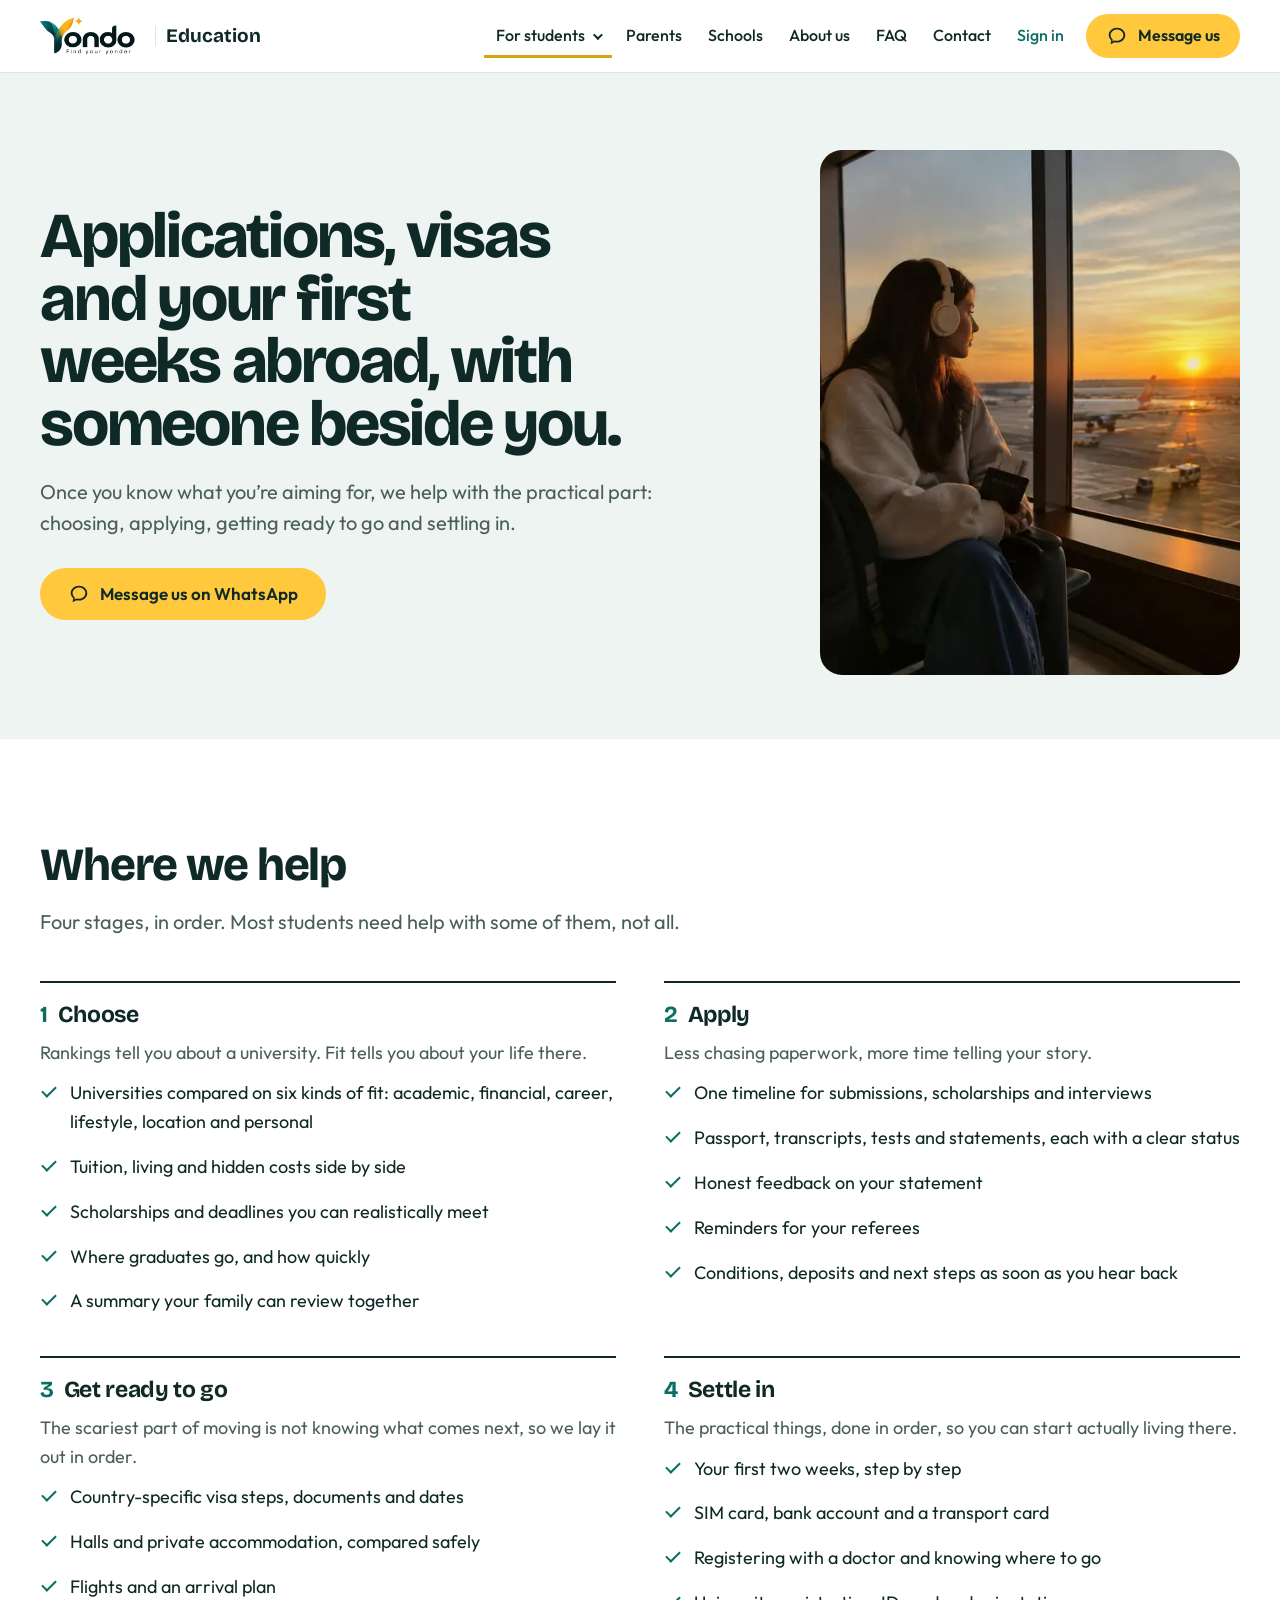
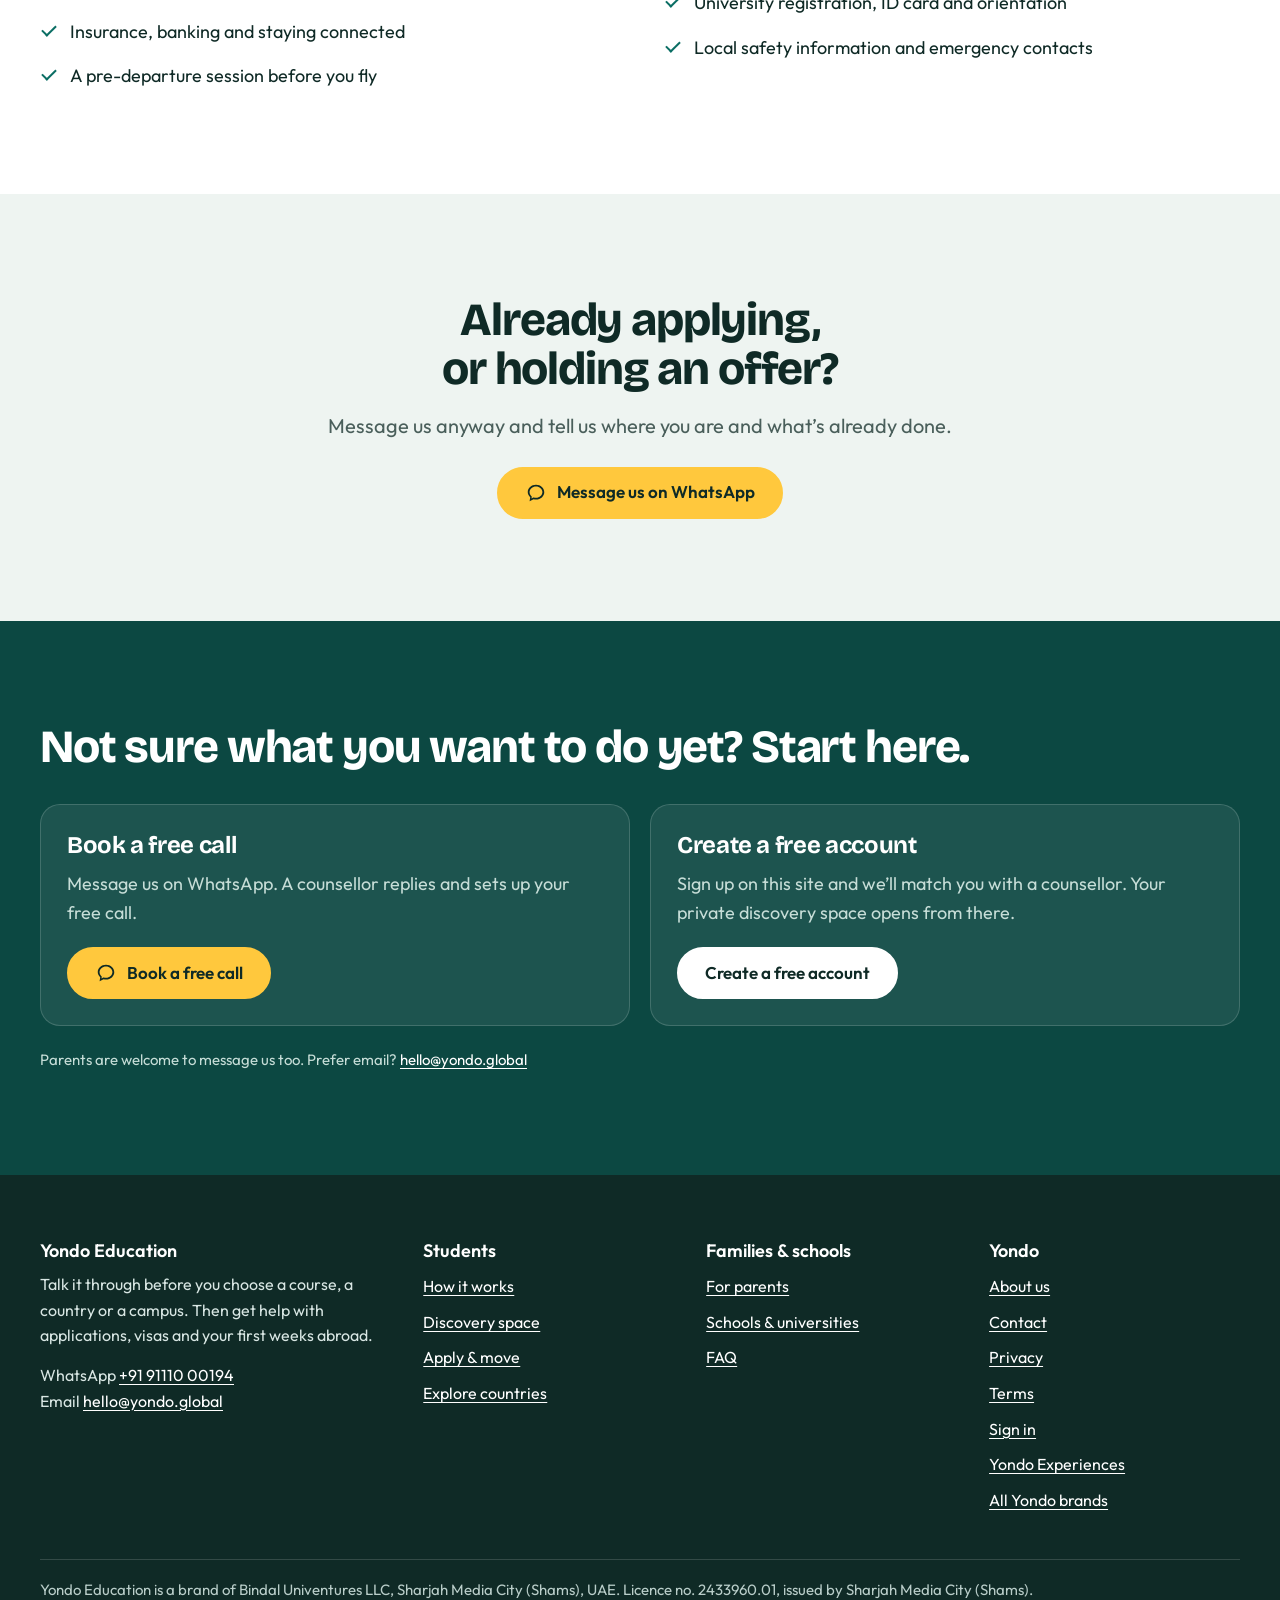
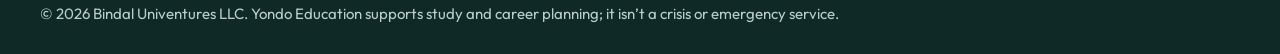
<file: apply-and-move/index.html>
<!DOCTYPE html>
<html lang="en">
<head>
<meta charset="utf-8">
<meta name="viewport" content="width=device-width, initial-scale=1">
<title>Applications, visas and moving abroad | Yondo Education</title>
<meta name="description" content="Help with university shortlists, applications, visas, accommodation, flights and your first weeks abroad, from people who have moved abroad themselves.">
<meta http-equiv="Content-Security-Policy" content="default-src 'self'; img-src 'self' data: https://qutniscdrelryowbkpdl.supabase.co; style-src 'self' 'unsafe-inline'; font-src 'self'; script-src 'self'; connect-src 'none'; base-uri 'none'; form-action 'none'; object-src 'none'">
<meta name="robots" content="index, follow, max-image-preview:large">
<meta name="referrer" content="strict-origin-when-cross-origin">
<meta name="theme-color" content="#0d4a44">
<link rel="canonical" href="https://education.yondo.global/apply-and-move/">
<link rel="icon" href="/favicon.ico" sizes="32x32">
<link rel="icon" href="/assets/mark-180.png" type="image/png">
<link rel="apple-touch-icon" href="/assets/mark-180.png">
<meta property="og:type" content="website">
<meta property="og:site_name" content="Yondo Education">
<meta property="og:locale" content="en_GB">
<meta property="og:title" content="Applications, visas and moving abroad | Yondo Education">
<meta property="og:description" content="Help with university shortlists, applications, visas, accommodation, flights and your first weeks abroad, from people who have moved abroad themselves.">
<meta property="og:url" content="https://education.yondo.global/apply-and-move/">
<meta property="og:image" content="https://education.yondo.global/assets/og.jpg">
<meta property="og:image:width" content="1200">
<meta property="og:image:height" content="630">
<meta property="og:image:alt" content="A student looking out over a city at sunrise, beside the words: Know what you want to do before you choose where to study.">
<meta name="twitter:card" content="summary_large_image">
<meta name="twitter:title" content="Applications, visas and moving abroad | Yondo Education">
<meta name="twitter:description" content="Help with university shortlists, applications, visas, accommodation, flights and your first weeks abroad, from people who have moved abroad themselves.">
<meta name="twitter:image" content="https://education.yondo.global/assets/og.jpg">
<link rel="preload" href="/assets/outfit-latin-wght-normal.woff2" as="font" type="font/woff2" crossorigin>
<link rel="preload" href="/assets/bricolage-latin-opsz.woff2" as="font" type="font/woff2" crossorigin>
<link rel="stylesheet" href="/assets/edu.css?v=b74b45e709">
<script src="/assets/nav.js" defer></script>
<script type="application/ld+json">{"@context":"https://schema.org","@graph":[{"@type":"WebPage","@id":"https://education.yondo.global/apply-and-move/#webpage","url":"https://education.yondo.global/apply-and-move/","name":"Applications, visas and moving abroad | Yondo Education","isPartOf":{"@id":"https://education.yondo.global/#website"},"about":{"@id":"https://education.yondo.global/#organization"},"inLanguage":"en"},{"@type":"BreadcrumbList","itemListElement":[{"@type":"ListItem","position":1,"name":"Yondo Education","item":"https://education.yondo.global/"},{"@type":"ListItem","position":2,"name":"Applications, visas and moving abroad","item":"https://education.yondo.global/apply-and-move/"}]},{"@type":"Service","@id":"https://education.yondo.global/#apply-and-move","name":"University applications, visas and moving abroad","serviceType":"Study abroad counselling","provider":{"@id":"https://education.yondo.global/#organization"},"url":"https://education.yondo.global/apply-and-move/","description":"Comparing universities on fit and cost, applications and statements, visa steps, accommodation, flights, and the first two weeks abroad."}]}</script>
<script src="/assets/v.js" data-site="education" defer></script>
</head>
<body>
<a class="skip" href="#main">Skip to content</a>
<header class="top">
  <div class="wrap">
    <a class="brand" href="/"><img src="/assets/logo-full.png" width="760" height="275" alt="Yondo"><span>Education</span></a>
    <nav class="nav" aria-label="Main">
      <details class="dd is-current"><summary>For students</summary><div class="dd-panel"><a href="/how-it-works/"><strong>How it works</strong><span>Every step, from your first message to your first week abroad</span></a><a href="/discovery-space/"><strong>Discovery space</strong><span>Your private space: short questions, one card at a time</span></a><a aria-current="page" href="/apply-and-move/"><strong>Apply &amp; move</strong><span>Applications, visas, flights and settling in</span></a><a href="/explore/"><strong>Explore countries</strong><span>What each place is really like to learn and live in</span></a>
        <p class="dd-foot">The first conversation is free. <a href="/contact/">Talk to us</a></p></div></details>
      <a class="top-link" href="/parents/">Parents</a><a class="top-link" href="/schools/">Schools</a><a class="top-link" href="/about/">About us</a><a class="top-link" href="/faq/">FAQ</a><a class="top-link" href="/contact/">Contact</a>
      <a class="signin" href="/portal/">Sign in</a>
      <a class="btn go" href="https://wa.me/919111000194?text=Hi%20Yondo%20Education%21%20I%27d%20like%20to%20book%20a%20free%20call.%0AI%27m%20a%3A%20student%20/%20parent%0AWhat%27s%20on%20my%20mind%3A%20"><svg viewBox="0 0 24 24" aria-hidden="true" focusable="false"><path fill="currentColor" d="M12 3C6.9 3 3 6.6 3 11c0 2.2 1 4.2 2.7 5.6L5 21l4.3-2.2c.9.2 1.8.3 2.7.3 5.1 0 9-3.6 9-8s-3.9-8.1-9-8.1zm0 14.3c-.8 0-1.6-.1-2.4-.3l-.5-.1-2 1 .3-2-.4-.3C5.7 14.5 5 12.8 5 11c0-3.3 3.1-6.1 7-6.1s7 2.8 7 6.1-3.1 6.3-7 6.3z"/></svg><span>Message us</span></a>
    </nav>
  </div>
</header>
<main id="main">
<section class="head"><div class="wrap head-in has-photo">
  <div class="head-text"><h1>Applications, visas and your first weeks abroad, with someone beside you.</h1>
  <p class="lead">Once you know what you’re aiming for, we help with the practical part: choosing, applying, getting ready to go and settling in.</p><div class="actions"><a class="btn go" href="https://wa.me/919111000194?text=Hi%20Yondo%20Education%21%20I%27d%20like%20to%20book%20a%20free%20call.%0AI%27m%20a%3A%20student%20/%20parent%0AWhat%27s%20on%20my%20mind%3A%20"><svg viewBox="0 0 24 24" aria-hidden="true" focusable="false"><path fill="currentColor" d="M12 3C6.9 3 3 6.6 3 11c0 2.2 1 4.2 2.7 5.6L5 21l4.3-2.2c.9.2 1.8.3 2.7.3 5.1 0 9-3.6 9-8s-3.9-8.1-9-8.1zm0 14.3c-.8 0-1.6-.1-2.4-.3l-.5-.1-2 1 .3-2-.4-.3C5.7 14.5 5 12.8 5 11c0-3.3 3.1-6.1 7-6.1s7 2.8 7 6.1-3.1 6.3-7 6.3z"/></svg><span>Message us on WhatsApp</span></a></div></div>
  <div class="head-photo"><img class="photo" src="/assets/photo-airport-900.webp" srcset="/assets/photo-airport-480.webp 480w, /assets/photo-airport-900.webp 900w" sizes="(max-width: 860px) 100vw, 420px" width="900" height="1125" alt="A student with headphones watching planes from an airport window" loading="eager" decoding="async"></div>
</div></section>

<section class="sec plain"><div class="wrap">
  <h2>Where we help</h2>
  <p class="lead intro">Four stages, in order. Most students need help with some of them, not all.</p>
  <div class="scope wide"><div><h3>Choose</h3><p>Rankings tell you about a university. Fit tells you about your life there.</p><ul class="checks"><li>Universities compared on six kinds of fit: academic, financial, career, lifestyle, location and personal</li><li>Tuition, living and hidden costs side by side</li><li>Scholarships and deadlines you can realistically meet</li><li>Where graduates go, and how quickly</li><li>A summary your family can review together</li></ul></div><div><h3>Apply</h3><p>Less chasing paperwork, more time telling your story.</p><ul class="checks"><li>One timeline for submissions, scholarships and interviews</li><li>Passport, transcripts, tests and statements, each with a clear status</li><li>Honest feedback on your statement</li><li>Reminders for your referees</li><li>Conditions, deposits and next steps as soon as you hear back</li></ul></div><div><h3>Get ready to go</h3><p>The scariest part of moving is not knowing what comes next, so we lay it out in order.</p><ul class="checks"><li>Country-specific visa steps, documents and dates</li><li>Halls and private accommodation, compared safely</li><li>Flights and an arrival plan</li><li>Insurance, banking and staying connected</li><li>A pre-departure session before you fly</li></ul></div><div><h3>Settle in</h3><p>The practical things, done in order, so you can start actually living there.</p><ul class="checks"><li>Your first two weeks, step by step</li><li>SIM card, bank account and a transport card</li><li>Registering with a doctor and knowing where to go</li><li>University registration, ID card and orientation</li><li>Local safety information and emergency contacts</li></ul></div></div>
</div></section>
<section class="sec mint"><div class="wrap"><div class="callout">
  <h2>Already applying, or holding an offer?</h2>
  <p class="lead">Message us anyway and tell us where you are and what’s already done.</p><div class="actions"><a class="btn go" href="https://wa.me/919111000194?text=Hi%20Yondo%20Education%21%20I%27d%20like%20to%20book%20a%20free%20call.%0AI%27m%20a%3A%20student%20/%20parent%0AWhat%27s%20on%20my%20mind%3A%20"><svg viewBox="0 0 24 24" aria-hidden="true" focusable="false"><path fill="currentColor" d="M12 3C6.9 3 3 6.6 3 11c0 2.2 1 4.2 2.7 5.6L5 21l4.3-2.2c.9.2 1.8.3 2.7.3 5.1 0 9-3.6 9-8s-3.9-8.1-9-8.1zm0 14.3c-.8 0-1.6-.1-2.4-.3l-.5-.1-2 1 .3-2-.4-.3C5.7 14.5 5 12.8 5 11c0-3.3 3.1-6.1 7-6.1s7 2.8 7 6.1-3.1 6.3-7 6.3z"/></svg><span>Message us on WhatsApp</span></a></div>
</div></div></section>
<section class="close" aria-labelledby="close-h"><div class="wrap">
  <h2 id="close-h">Not sure what you want to do yet? Start here.</h2>
  <div class="ways">
    <div class="way"><h3>Book a free call</h3><p>Message us on WhatsApp. A counsellor replies and sets up your free call.</p><a class="btn go" href="https://wa.me/919111000194?text=Hi%20Yondo%20Education%21%20I%27d%20like%20to%20book%20a%20free%20call.%0AI%27m%20a%3A%20student%20/%20parent%0AWhat%27s%20on%20my%20mind%3A%20"><svg viewBox="0 0 24 24" aria-hidden="true" focusable="false"><path fill="currentColor" d="M12 3C6.9 3 3 6.6 3 11c0 2.2 1 4.2 2.7 5.6L5 21l4.3-2.2c.9.2 1.8.3 2.7.3 5.1 0 9-3.6 9-8s-3.9-8.1-9-8.1zm0 14.3c-.8 0-1.6-.1-2.4-.3l-.5-.1-2 1 .3-2-.4-.3C5.7 14.5 5 12.8 5 11c0-3.3 3.1-6.1 7-6.1s7 2.8 7 6.1-3.1 6.3-7 6.3z"/></svg><span>Book a free call</span></a></div>
    <div class="way"><h3>Create a free account</h3><p>Sign up on this site and we’ll match you with a counsellor. Your private discovery space opens from there.</p><a class="btn light" href="/portal/#/join">Create a free account</a></div>
  </div>
  <p class="close-note">Parents are welcome to message us too. Prefer email? <a href="mailto:hello@yondo.global?subject=A%20free%20call">hello@yondo.global</a></p>
</div></section>
</main>
<footer class="foot">
  <div class="wrap">
    <div class="cols">
      <div>
        <h2>Yondo Education</h2>
        <p style="font-size:16px">Talk it through before you choose a course, a country or a campus. Then get help with applications, visas and your first weeks abroad.</p>
        <p style="font-size:16px;margin-top:14px">WhatsApp <a href="https://wa.me/919111000194?text=Hi%20Yondo%20Education%21%20I%27d%20like%20to%20book%20a%20free%20call.%0AI%27m%20a%3A%20student%20/%20parent%0AWhat%27s%20on%20my%20mind%3A%20">+91 91110 00194</a><br>Email <a href="mailto:hello@yondo.global">hello@yondo.global</a></p>
      </div>
      <div><h2>Students</h2><ul><li><a href="/how-it-works/">How it works</a></li><li><a href="/discovery-space/">Discovery space</a></li><li><a href="/apply-and-move/">Apply &amp; move</a></li><li><a href="/explore/">Explore countries</a></li></ul></div>
      <div><h2>Families &amp; schools</h2><ul><li><a href="/parents/">For parents</a></li><li><a href="/schools/">Schools &amp; universities</a></li><li><a href="/faq/">FAQ</a></li></ul></div>
      <div><h2>Yondo</h2><ul><li><a href="/about/">About us</a></li><li><a href="/contact/">Contact</a></li><li><a href="/privacy/">Privacy</a></li><li><a href="/terms/">Terms</a></li><li><a href="/portal/">Sign in</a></li><li><a href="https://experiences.yondo.global/">Yondo Experiences</a></li><li><a href="https://yondo.global/">All Yondo brands</a></li></ul></div>
    </div>
    <p class="fine">Yondo Education is a brand of Bindal Univentures LLC, Sharjah Media City (Shams), UAE. Licence no. 2433960.01, issued by Sharjah Media City (Shams).<br>© 2026 Bindal Univentures LLC. Yondo Education supports study and career planning; it isn’t a crisis or emergency service.</p>
  </div>
</footer>
<nav class="tabbar" aria-label="Quick navigation">
  <a class="tab" href="/"><svg viewBox="0 0 24 24" aria-hidden="true" focusable="false"><path d="M3.5 11 12 4l8.5 7"/><path d="M5.5 9.8V20h4.8v-5.6h3.4V20h4.8V9.8"/></svg><span>Home</span></a>
  <a class="tab" href="/how-it-works/"><svg viewBox="0 0 24 24" aria-hidden="true" focusable="false"><circle cx="6" cy="18" r="2.4"/><circle cx="18" cy="6" r="2.4"/><path d="M8.4 18h6.1a3 3 0 0 0 0-6H9.5a3 3 0 0 1 0-6h6.1"/></svg><span>How it works</span></a>
  <a class="tab" href="/parents/"><svg viewBox="0 0 24 24" aria-hidden="true" focusable="false"><circle cx="9" cy="8" r="3.1"/><path d="M3.2 20c.6-3.6 2.9-5.6 5.8-5.6s5.2 2 5.8 5.6"/><circle cx="17.2" cy="9.4" r="2.4"/><path d="M15.6 14.4c2.7-.4 4.7 1.2 5.3 4.6"/></svg><span>Parents</span></a>
  <a class="tab tab-chat" href="https://wa.me/919111000194?text=Hi%20Yondo%20Education%21%20I%27d%20like%20to%20book%20a%20free%20call.%0AI%27m%20a%3A%20student%20/%20parent%0AWhat%27s%20on%20my%20mind%3A%20"><svg viewBox="0 0 24 24" aria-hidden="true" focusable="false"><path fill="currentColor" d="M12 3C6.9 3 3 6.6 3 11c0 2.2 1 4.2 2.7 5.6L5 21l4.3-2.2c.9.2 1.8.3 2.7.3 5.1 0 9-3.6 9-8s-3.9-8.1-9-8.1zm0 14.3c-.8 0-1.6-.1-2.4-.3l-.5-.1-2 1 .3-2-.4-.3C5.7 14.5 5 12.8 5 11c0-3.3 3.1-6.1 7-6.1s7 2.8 7 6.1-3.1 6.3-7 6.3z"/></svg><span>Chat</span></a>
  <details class="more is-current"><summary class="tab"><svg viewBox="0 0 24 24" aria-hidden="true" focusable="false"><circle cx="5" cy="12" r="1.9" fill="currentColor" stroke="none"/><circle cx="12" cy="12" r="1.9" fill="currentColor" stroke="none"/><circle cx="19" cy="12" r="1.9" fill="currentColor" stroke="none"/></svg><span>More</span></summary>
    <div class="sheet"><div class="sheet-in">
      <p class="sheet-title">All pages</p>
      <div class="sh-actions"><a class="btn go" href="https://wa.me/919111000194?text=Hi%20Yondo%20Education%21%20I%27d%20like%20to%20book%20a%20free%20call.%0AI%27m%20a%3A%20student%20/%20parent%0AWhat%27s%20on%20my%20mind%3A%20"><svg viewBox="0 0 24 24" aria-hidden="true" focusable="false"><path fill="currentColor" d="M12 3C6.9 3 3 6.6 3 11c0 2.2 1 4.2 2.7 5.6L5 21l4.3-2.2c.9.2 1.8.3 2.7.3 5.1 0 9-3.6 9-8s-3.9-8.1-9-8.1zm0 14.3c-.8 0-1.6-.1-2.4-.3l-.5-.1-2 1 .3-2-.4-.3C5.7 14.5 5 12.8 5 11c0-3.3 3.1-6.1 7-6.1s7 2.8 7 6.1-3.1 6.3-7 6.3z"/></svg><span>Message us</span></a><a class="btn plain" href="/portal/">Sign in</a></div><div class="sh-group"><p class="sh-h">For students</p><a href="/how-it-works/"><strong>How it works</strong><span>Every step, from your first message to your first week abroad</span></a><a href="/discovery-space/"><strong>Discovery space</strong><span>Your private space: short questions, one card at a time</span></a><a aria-current="page" href="/apply-and-move/"><strong>Apply &amp; move</strong><span>Applications, visas, flights and settling in</span></a><a href="/explore/"><strong>Explore countries</strong><span>What each place is really like to learn and live in</span></a></div><div class="sh-group"><p class="sh-h">For families and schools</p><a href="/parents/"><strong>For parents</strong><span>How families are part of it</span></a><a href="/schools/"><strong>Schools &amp; universities</strong><span>Programmes and partnerships</span></a><a href="/faq/"><strong>FAQ</strong><span>Questions, answered</span></a></div><div class="sh-group"><p class="sh-h">Yondo Education</p><a href="/about/"><strong>About us</strong><span>The people behind Yondo</span></a><a href="/contact/"><strong>Contact</strong><span>WhatsApp and email</span></a></div>
      <p class="sh-note">The first conversation is free.</p>
    </div></div></details>
</nav>
</body>
</html>
</file>
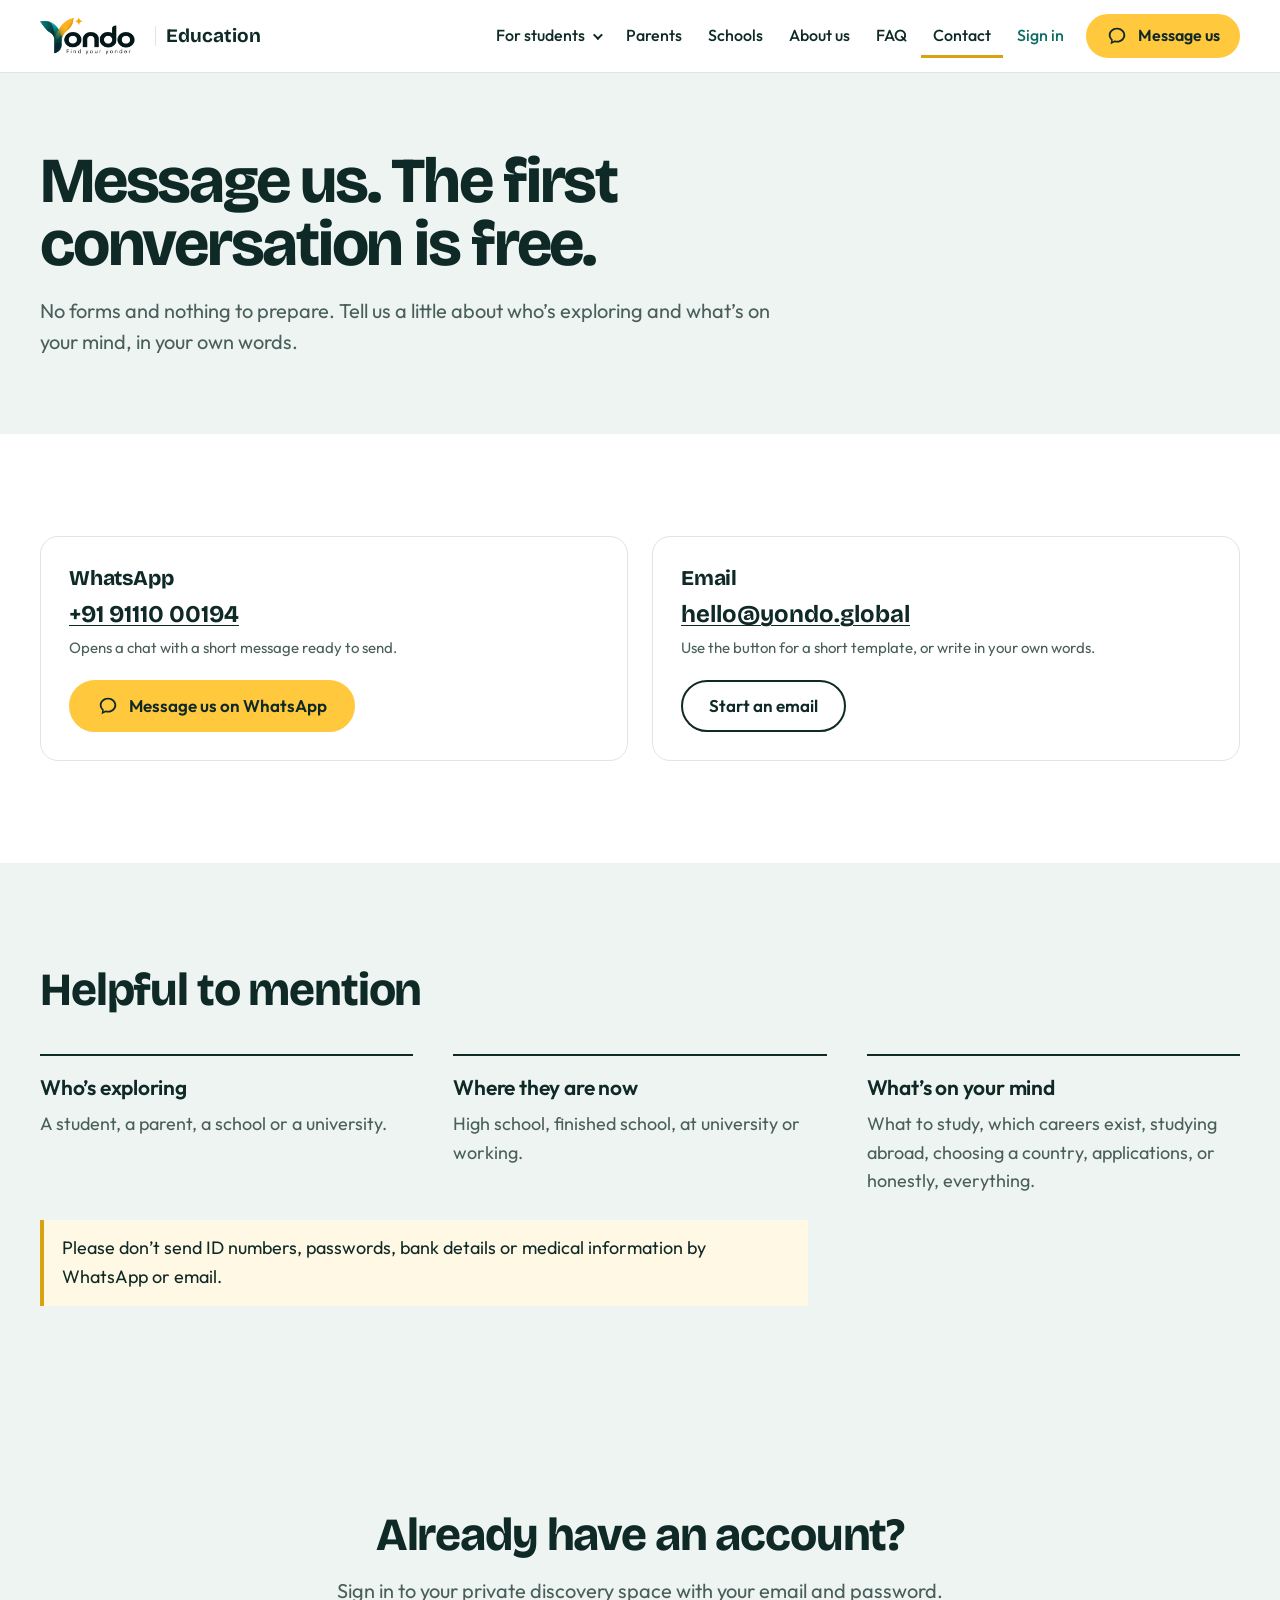
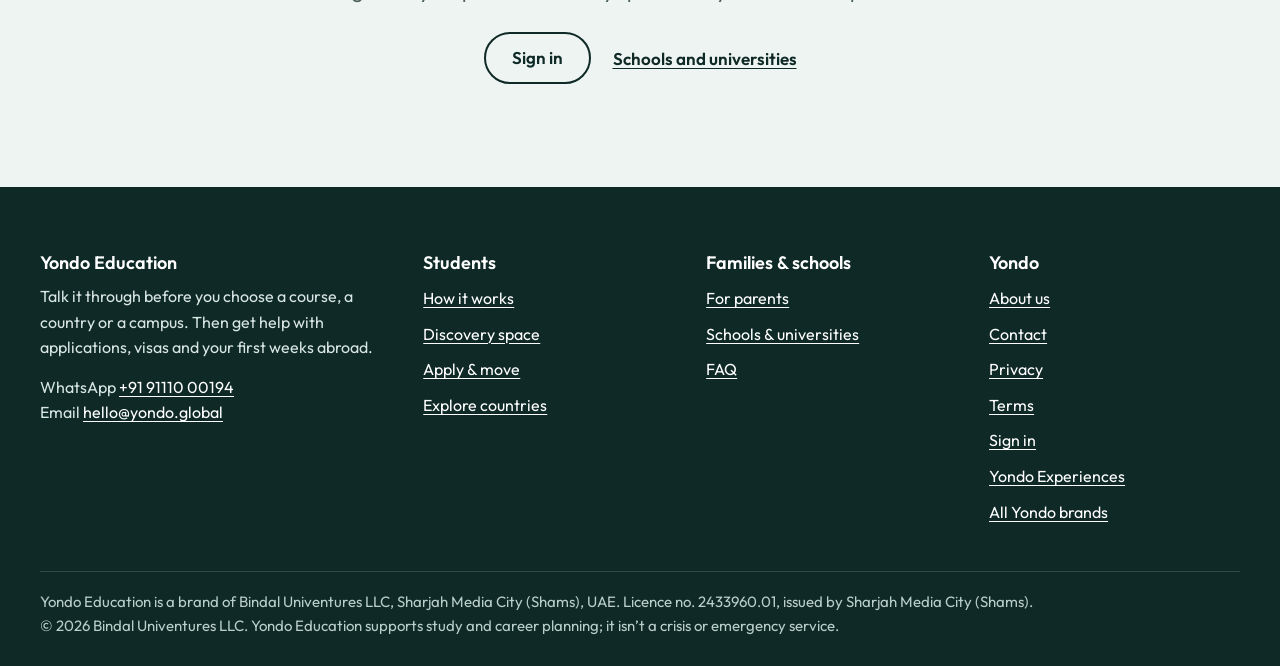
<file: contact/index.html>
<!DOCTYPE html>
<html lang="en">
<head>
<meta charset="utf-8">
<meta name="viewport" content="width=device-width, initial-scale=1">
<title>Contact us: free call | Yondo Education</title>
<meta name="description" content="Message Yondo Education on WhatsApp or by email. The first conversation is free.">
<meta http-equiv="Content-Security-Policy" content="default-src 'self'; img-src 'self' data: https://qutniscdrelryowbkpdl.supabase.co; style-src 'self' 'unsafe-inline'; font-src 'self'; script-src 'self'; connect-src 'none'; base-uri 'none'; form-action 'none'; object-src 'none'">
<meta name="robots" content="index, follow, max-image-preview:large">
<meta name="referrer" content="strict-origin-when-cross-origin">
<meta name="theme-color" content="#0d4a44">
<link rel="canonical" href="https://education.yondo.global/contact/">
<link rel="icon" href="/favicon.ico" sizes="32x32">
<link rel="icon" href="/assets/mark-180.png" type="image/png">
<link rel="apple-touch-icon" href="/assets/mark-180.png">
<meta property="og:type" content="website">
<meta property="og:site_name" content="Yondo Education">
<meta property="og:locale" content="en_GB">
<meta property="og:title" content="Contact us: free call | Yondo Education">
<meta property="og:description" content="Message Yondo Education on WhatsApp or by email. The first conversation is free.">
<meta property="og:url" content="https://education.yondo.global/contact/">
<meta property="og:image" content="https://education.yondo.global/assets/og.jpg">
<meta property="og:image:width" content="1200">
<meta property="og:image:height" content="630">
<meta property="og:image:alt" content="A student looking out over a city at sunrise, beside the words: Know what you want to do before you choose where to study.">
<meta name="twitter:card" content="summary_large_image">
<meta name="twitter:title" content="Contact us: free call | Yondo Education">
<meta name="twitter:description" content="Message Yondo Education on WhatsApp or by email. The first conversation is free.">
<meta name="twitter:image" content="https://education.yondo.global/assets/og.jpg">
<link rel="preload" href="/assets/outfit-latin-wght-normal.woff2" as="font" type="font/woff2" crossorigin>
<link rel="preload" href="/assets/bricolage-latin-opsz.woff2" as="font" type="font/woff2" crossorigin>
<link rel="stylesheet" href="/assets/edu.css?v=b74b45e709">
<script src="/assets/nav.js" defer></script>
<script type="application/ld+json">{"@context":"https://schema.org","@graph":[{"@type":"WebPage","@id":"https://education.yondo.global/contact/#webpage","url":"https://education.yondo.global/contact/","name":"Contact us: free call | Yondo Education","isPartOf":{"@id":"https://education.yondo.global/#website"},"about":{"@id":"https://education.yondo.global/#organization"},"inLanguage":"en"},{"@type":"BreadcrumbList","itemListElement":[{"@type":"ListItem","position":1,"name":"Yondo Education","item":"https://education.yondo.global/"},{"@type":"ListItem","position":2,"name":"Contact us: free call","item":"https://education.yondo.global/contact/"}]}]}</script>
<script src="/assets/v.js" data-site="education" defer></script>
</head>
<body>
<a class="skip" href="#main">Skip to content</a>
<header class="top">
  <div class="wrap">
    <a class="brand" href="/"><img src="/assets/logo-full.png" width="760" height="275" alt="Yondo"><span>Education</span></a>
    <nav class="nav" aria-label="Main">
      <details class="dd"><summary>For students</summary><div class="dd-panel"><a href="/how-it-works/"><strong>How it works</strong><span>Every step, from your first message to your first week abroad</span></a><a href="/discovery-space/"><strong>Discovery space</strong><span>Your private space: short questions, one card at a time</span></a><a href="/apply-and-move/"><strong>Apply &amp; move</strong><span>Applications, visas, flights and settling in</span></a><a href="/explore/"><strong>Explore countries</strong><span>What each place is really like to learn and live in</span></a>
        <p class="dd-foot">The first conversation is free. <a href="/contact/">Talk to us</a></p></div></details>
      <a class="top-link" href="/parents/">Parents</a><a class="top-link" href="/schools/">Schools</a><a class="top-link" href="/about/">About us</a><a class="top-link" href="/faq/">FAQ</a><a class="top-link" aria-current="page" href="/contact/">Contact</a>
      <a class="signin" href="/portal/">Sign in</a>
      <a class="btn go" href="https://wa.me/919111000194?text=Hi%20Yondo%20Education%21%20I%27d%20like%20to%20book%20a%20free%20call.%0AI%27m%20a%3A%20student%20/%20parent%0AWhat%27s%20on%20my%20mind%3A%20"><svg viewBox="0 0 24 24" aria-hidden="true" focusable="false"><path fill="currentColor" d="M12 3C6.9 3 3 6.6 3 11c0 2.2 1 4.2 2.7 5.6L5 21l4.3-2.2c.9.2 1.8.3 2.7.3 5.1 0 9-3.6 9-8s-3.9-8.1-9-8.1zm0 14.3c-.8 0-1.6-.1-2.4-.3l-.5-.1-2 1 .3-2-.4-.3C5.7 14.5 5 12.8 5 11c0-3.3 3.1-6.1 7-6.1s7 2.8 7 6.1-3.1 6.3-7 6.3z"/></svg><span>Message us</span></a>
    </nav>
  </div>
</header>
<main id="main">
<section class="head"><div class="wrap head-in">
  <div class="head-text"><h1>Message us. The first conversation is free.</h1>
  <p class="lead">No forms and nothing to prepare. Tell us a little about who’s exploring and what’s on your mind, in your own words.</p></div>
</div></section>

<section class="sec plain"><div class="wrap">
  <div class="reach">
    <div><h2 class="h3like">WhatsApp</h2><p class="big"><a href="https://wa.me/919111000194?text=Hi%20Yondo%20Education%21%20I%27d%20like%20to%20book%20a%20free%20call.%0AI%27m%20a%3A%20student%20/%20parent%0AWhat%27s%20on%20my%20mind%3A%20">+91 91110 00194</a></p>
      <p class="small">Opens a chat with a short message ready to send.</p>
      <div class="actions" style="margin-top:20px"><a class="btn go" href="https://wa.me/919111000194?text=Hi%20Yondo%20Education%21%20I%27d%20like%20to%20book%20a%20free%20call.%0AI%27m%20a%3A%20student%20/%20parent%0AWhat%27s%20on%20my%20mind%3A%20"><svg viewBox="0 0 24 24" aria-hidden="true" focusable="false"><path fill="currentColor" d="M12 3C6.9 3 3 6.6 3 11c0 2.2 1 4.2 2.7 5.6L5 21l4.3-2.2c.9.2 1.8.3 2.7.3 5.1 0 9-3.6 9-8s-3.9-8.1-9-8.1zm0 14.3c-.8 0-1.6-.1-2.4-.3l-.5-.1-2 1 .3-2-.4-.3C5.7 14.5 5 12.8 5 11c0-3.3 3.1-6.1 7-6.1s7 2.8 7 6.1-3.1 6.3-7 6.3z"/></svg><span>Message us on WhatsApp</span></a></div></div>
    <div><h2 class="h3like">Email</h2><p class="big"><a href="mailto:hello@yondo.global">hello@yondo.global</a></p>
      <p class="small">Use the button for a short template, or write in your own words.</p>
      <div class="actions" style="margin-top:20px"><a class="btn plain" href="mailto:hello@yondo.global?subject=A%20free%20call&amp;body=Hello%20Yondo%20Education%2C%0A%0AWho%E2%80%99s%20exploring%3A%20%28student%20/%20parent%20/%20school%20/%20university%29%0AWhere%20they%20are%20now%3A%20%28high%20school%20/%20finished%20school%20/%20at%20university%20/%20working%29%0AWhat%E2%80%99s%20on%20our%20mind%3A%20%28what%20to%20study%20/%20which%20careers%20exist%20/%20studying%20abroad%20/%20choosing%20a%20country%20/%20applications%20/%20everything%29%0A%0AAnything%20else%3A%0A">Start an email</a></div></div>
  </div>
</div></section>
<section class="sec mint"><div class="wrap">
  <h2>Helpful to mention</h2>
  <ul class="items"><li><h3>Who’s exploring</h3><p>A student, a parent, a school or a university.</p></li><li><h3>Where they are now</h3><p>High school, finished school, at university or working.</p></li><li><h3>What’s on your mind</h3><p>What to study, which careers exist, studying abroad, choosing a country, applications, or honestly, everything.</p></li></ul>
  <p class="note">Please don’t send ID numbers, passwords, bank details or medical information by WhatsApp or email.</p>
</div></section>
<section class="sec sky"><div class="wrap"><div class="callout">
  <h2>Already have an account?</h2>
  <p class="lead">Sign in to your private discovery space with your email and password.</p>
  <div class="actions"><a class="btn plain" href="/portal/">Sign in</a><a class="alt" href="/schools/">Schools and universities</a></div>
</div></div></section>
</main>
<footer class="foot">
  <div class="wrap">
    <div class="cols">
      <div>
        <h2>Yondo Education</h2>
        <p style="font-size:16px">Talk it through before you choose a course, a country or a campus. Then get help with applications, visas and your first weeks abroad.</p>
        <p style="font-size:16px;margin-top:14px">WhatsApp <a href="https://wa.me/919111000194?text=Hi%20Yondo%20Education%21%20I%27d%20like%20to%20book%20a%20free%20call.%0AI%27m%20a%3A%20student%20/%20parent%0AWhat%27s%20on%20my%20mind%3A%20">+91 91110 00194</a><br>Email <a href="mailto:hello@yondo.global">hello@yondo.global</a></p>
      </div>
      <div><h2>Students</h2><ul><li><a href="/how-it-works/">How it works</a></li><li><a href="/discovery-space/">Discovery space</a></li><li><a href="/apply-and-move/">Apply &amp; move</a></li><li><a href="/explore/">Explore countries</a></li></ul></div>
      <div><h2>Families &amp; schools</h2><ul><li><a href="/parents/">For parents</a></li><li><a href="/schools/">Schools &amp; universities</a></li><li><a href="/faq/">FAQ</a></li></ul></div>
      <div><h2>Yondo</h2><ul><li><a href="/about/">About us</a></li><li><a href="/contact/">Contact</a></li><li><a href="/privacy/">Privacy</a></li><li><a href="/terms/">Terms</a></li><li><a href="/portal/">Sign in</a></li><li><a href="https://experiences.yondo.global/">Yondo Experiences</a></li><li><a href="https://yondo.global/">All Yondo brands</a></li></ul></div>
    </div>
    <p class="fine">Yondo Education is a brand of Bindal Univentures LLC, Sharjah Media City (Shams), UAE. Licence no. 2433960.01, issued by Sharjah Media City (Shams).<br>© 2026 Bindal Univentures LLC. Yondo Education supports study and career planning; it isn’t a crisis or emergency service.</p>
  </div>
</footer>
<nav class="tabbar" aria-label="Quick navigation">
  <a class="tab" href="/"><svg viewBox="0 0 24 24" aria-hidden="true" focusable="false"><path d="M3.5 11 12 4l8.5 7"/><path d="M5.5 9.8V20h4.8v-5.6h3.4V20h4.8V9.8"/></svg><span>Home</span></a>
  <a class="tab" href="/how-it-works/"><svg viewBox="0 0 24 24" aria-hidden="true" focusable="false"><circle cx="6" cy="18" r="2.4"/><circle cx="18" cy="6" r="2.4"/><path d="M8.4 18h6.1a3 3 0 0 0 0-6H9.5a3 3 0 0 1 0-6h6.1"/></svg><span>How it works</span></a>
  <a class="tab" href="/parents/"><svg viewBox="0 0 24 24" aria-hidden="true" focusable="false"><circle cx="9" cy="8" r="3.1"/><path d="M3.2 20c.6-3.6 2.9-5.6 5.8-5.6s5.2 2 5.8 5.6"/><circle cx="17.2" cy="9.4" r="2.4"/><path d="M15.6 14.4c2.7-.4 4.7 1.2 5.3 4.6"/></svg><span>Parents</span></a>
  <a class="tab tab-chat" href="https://wa.me/919111000194?text=Hi%20Yondo%20Education%21%20I%27d%20like%20to%20book%20a%20free%20call.%0AI%27m%20a%3A%20student%20/%20parent%0AWhat%27s%20on%20my%20mind%3A%20"><svg viewBox="0 0 24 24" aria-hidden="true" focusable="false"><path fill="currentColor" d="M12 3C6.9 3 3 6.6 3 11c0 2.2 1 4.2 2.7 5.6L5 21l4.3-2.2c.9.2 1.8.3 2.7.3 5.1 0 9-3.6 9-8s-3.9-8.1-9-8.1zm0 14.3c-.8 0-1.6-.1-2.4-.3l-.5-.1-2 1 .3-2-.4-.3C5.7 14.5 5 12.8 5 11c0-3.3 3.1-6.1 7-6.1s7 2.8 7 6.1-3.1 6.3-7 6.3z"/></svg><span>Chat</span></a>
  <details class="more is-current"><summary class="tab"><svg viewBox="0 0 24 24" aria-hidden="true" focusable="false"><circle cx="5" cy="12" r="1.9" fill="currentColor" stroke="none"/><circle cx="12" cy="12" r="1.9" fill="currentColor" stroke="none"/><circle cx="19" cy="12" r="1.9" fill="currentColor" stroke="none"/></svg><span>More</span></summary>
    <div class="sheet"><div class="sheet-in">
      <p class="sheet-title">All pages</p>
      <div class="sh-actions"><a class="btn go" href="https://wa.me/919111000194?text=Hi%20Yondo%20Education%21%20I%27d%20like%20to%20book%20a%20free%20call.%0AI%27m%20a%3A%20student%20/%20parent%0AWhat%27s%20on%20my%20mind%3A%20"><svg viewBox="0 0 24 24" aria-hidden="true" focusable="false"><path fill="currentColor" d="M12 3C6.9 3 3 6.6 3 11c0 2.2 1 4.2 2.7 5.6L5 21l4.3-2.2c.9.2 1.8.3 2.7.3 5.1 0 9-3.6 9-8s-3.9-8.1-9-8.1zm0 14.3c-.8 0-1.6-.1-2.4-.3l-.5-.1-2 1 .3-2-.4-.3C5.7 14.5 5 12.8 5 11c0-3.3 3.1-6.1 7-6.1s7 2.8 7 6.1-3.1 6.3-7 6.3z"/></svg><span>Message us</span></a><a class="btn plain" href="/portal/">Sign in</a></div><div class="sh-group"><p class="sh-h">For students</p><a href="/how-it-works/"><strong>How it works</strong><span>Every step, from your first message to your first week abroad</span></a><a href="/discovery-space/"><strong>Discovery space</strong><span>Your private space: short questions, one card at a time</span></a><a href="/apply-and-move/"><strong>Apply &amp; move</strong><span>Applications, visas, flights and settling in</span></a><a href="/explore/"><strong>Explore countries</strong><span>What each place is really like to learn and live in</span></a></div><div class="sh-group"><p class="sh-h">For families and schools</p><a href="/parents/"><strong>For parents</strong><span>How families are part of it</span></a><a href="/schools/"><strong>Schools &amp; universities</strong><span>Programmes and partnerships</span></a><a href="/faq/"><strong>FAQ</strong><span>Questions, answered</span></a></div><div class="sh-group"><p class="sh-h">Yondo Education</p><a href="/about/"><strong>About us</strong><span>The people behind Yondo</span></a><a aria-current="page" href="/contact/"><strong>Contact</strong><span>WhatsApp and email</span></a></div>
      <p class="sh-note">The first conversation is free.</p>
    </div></div></details>
</nav>
</body>
</html>
</file>
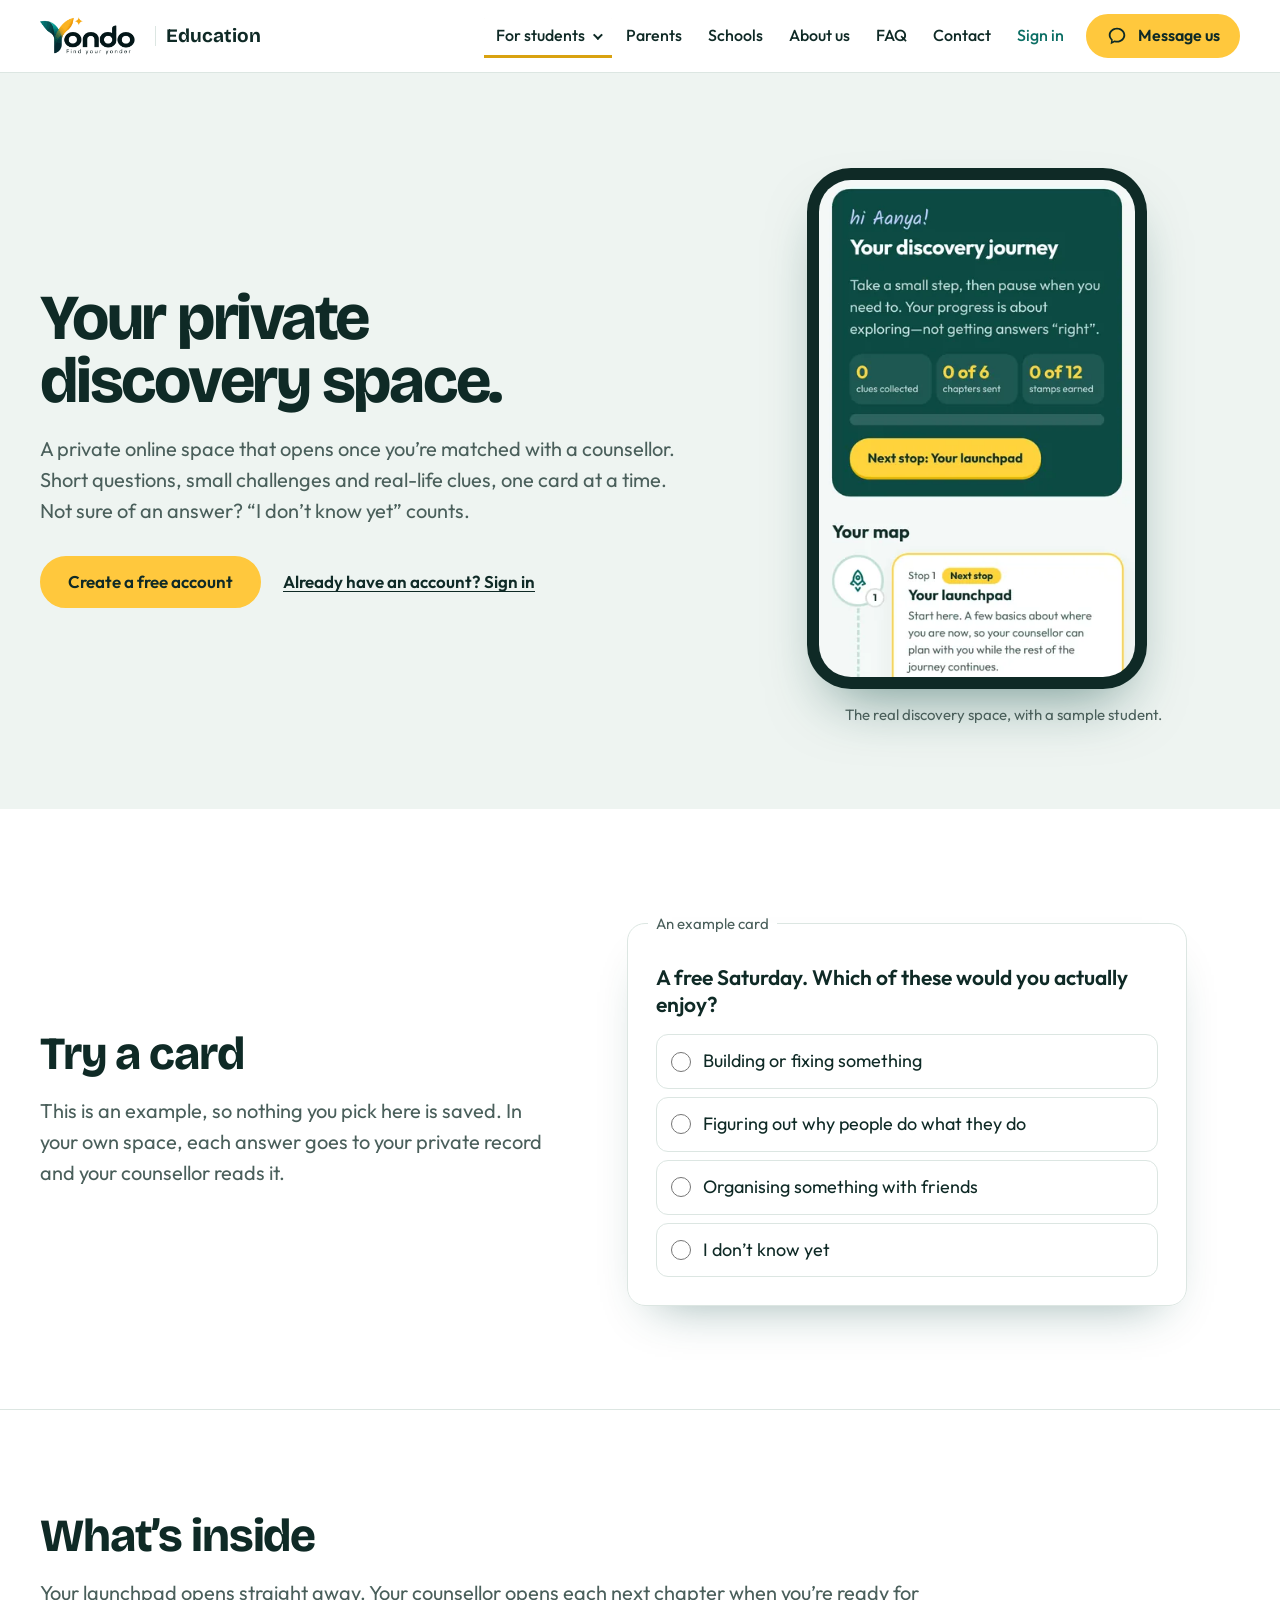
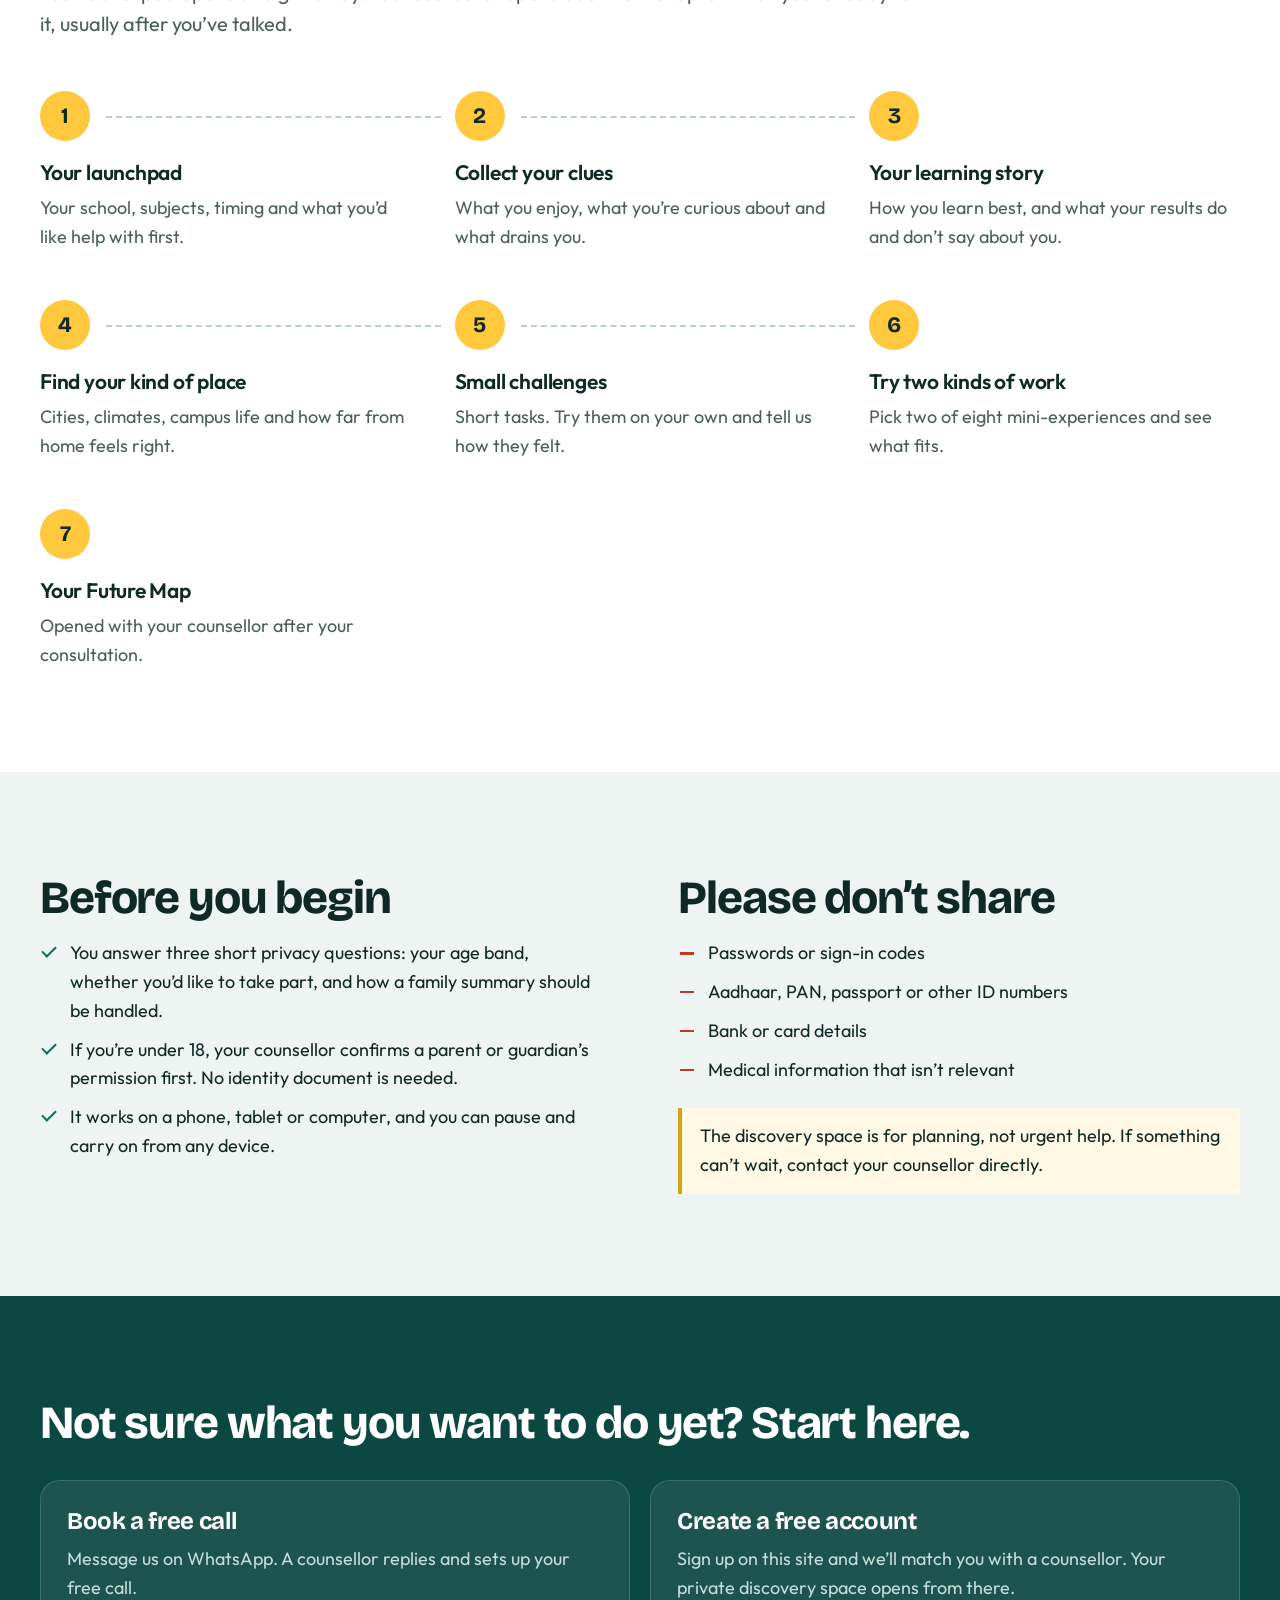
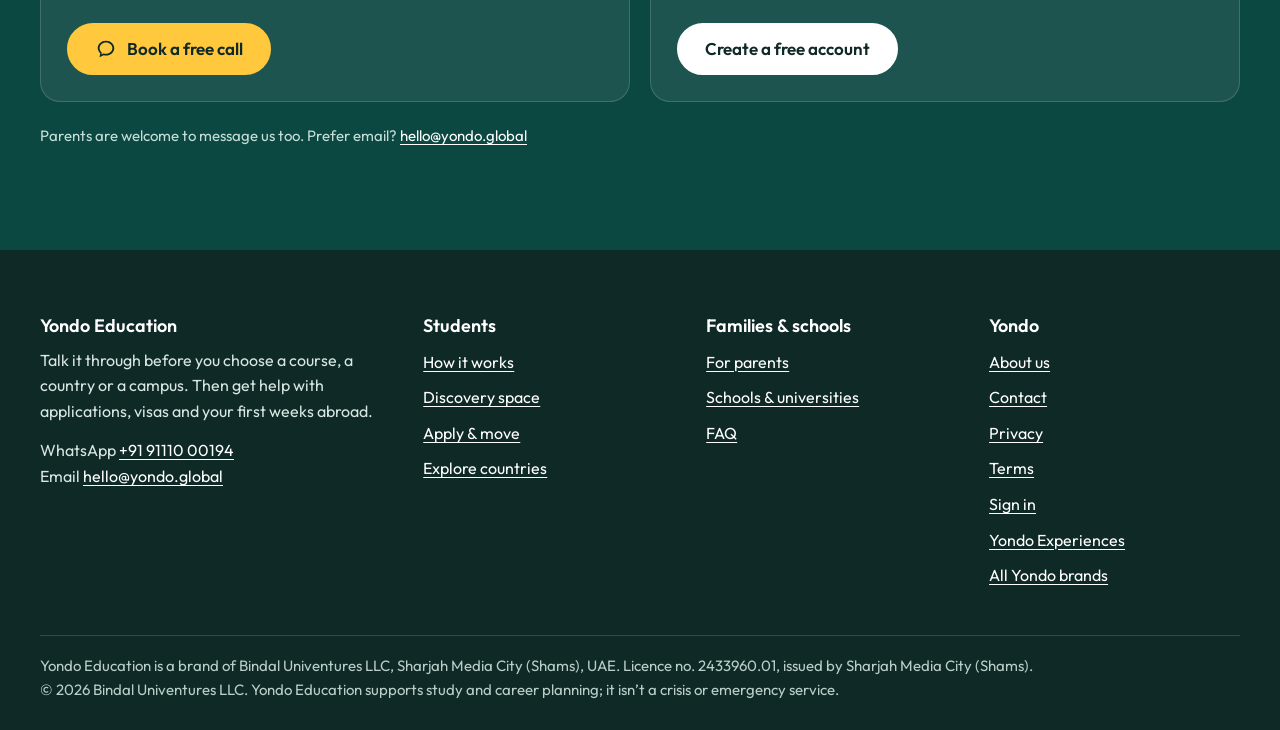
<file: discovery-space/index.html>
<!DOCTYPE html>
<html lang="en">
<head>
<meta charset="utf-8">
<meta name="viewport" content="width=device-width, initial-scale=1">
<title>Your private discovery space | Yondo Education</title>
<meta name="description" content="How the private Yondo discovery space works: sign up free, get matched with a counsellor, answer one card at a time. “I don’t know yet” counts as an answer.">
<meta http-equiv="Content-Security-Policy" content="default-src 'self'; img-src 'self' data: https://qutniscdrelryowbkpdl.supabase.co; style-src 'self' 'unsafe-inline'; font-src 'self'; script-src 'self'; connect-src 'none'; base-uri 'none'; form-action 'none'; object-src 'none'">
<meta name="robots" content="index, follow, max-image-preview:large">
<meta name="referrer" content="strict-origin-when-cross-origin">
<meta name="theme-color" content="#0d4a44">
<link rel="canonical" href="https://education.yondo.global/discovery-space/">
<link rel="icon" href="/favicon.ico" sizes="32x32">
<link rel="icon" href="/assets/mark-180.png" type="image/png">
<link rel="apple-touch-icon" href="/assets/mark-180.png">
<meta property="og:type" content="website">
<meta property="og:site_name" content="Yondo Education">
<meta property="og:locale" content="en_GB">
<meta property="og:title" content="Your private discovery space | Yondo Education">
<meta property="og:description" content="How the private Yondo discovery space works: sign up free, get matched with a counsellor, answer one card at a time. “I don’t know yet” counts as an answer.">
<meta property="og:url" content="https://education.yondo.global/discovery-space/">
<meta property="og:image" content="https://education.yondo.global/assets/og.jpg">
<meta property="og:image:width" content="1200">
<meta property="og:image:height" content="630">
<meta property="og:image:alt" content="A student looking out over a city at sunrise, beside the words: Know what you want to do before you choose where to study.">
<meta name="twitter:card" content="summary_large_image">
<meta name="twitter:title" content="Your private discovery space | Yondo Education">
<meta name="twitter:description" content="How the private Yondo discovery space works: sign up free, get matched with a counsellor, answer one card at a time. “I don’t know yet” counts as an answer.">
<meta name="twitter:image" content="https://education.yondo.global/assets/og.jpg">
<link rel="preload" href="/assets/outfit-latin-wght-normal.woff2" as="font" type="font/woff2" crossorigin>
<link rel="preload" href="/assets/bricolage-latin-opsz.woff2" as="font" type="font/woff2" crossorigin>
<link rel="stylesheet" href="/assets/edu.css?v=b74b45e709">
<script src="/assets/nav.js" defer></script>
<script type="application/ld+json">{"@context":"https://schema.org","@graph":[{"@type":"WebPage","@id":"https://education.yondo.global/discovery-space/#webpage","url":"https://education.yondo.global/discovery-space/","name":"Your private discovery space | Yondo Education","isPartOf":{"@id":"https://education.yondo.global/#website"},"about":{"@id":"https://education.yondo.global/#organization"},"inLanguage":"en"},{"@type":"BreadcrumbList","itemListElement":[{"@type":"ListItem","position":1,"name":"Yondo Education","item":"https://education.yondo.global/"},{"@type":"ListItem","position":2,"name":"Your private discovery space","item":"https://education.yondo.global/discovery-space/"}]}]}</script>
<script src="/assets/v.js" data-site="education" defer></script>
</head>
<body>
<a class="skip" href="#main">Skip to content</a>
<header class="top">
  <div class="wrap">
    <a class="brand" href="/"><img src="/assets/logo-full.png" width="760" height="275" alt="Yondo"><span>Education</span></a>
    <nav class="nav" aria-label="Main">
      <details class="dd is-current"><summary>For students</summary><div class="dd-panel"><a href="/how-it-works/"><strong>How it works</strong><span>Every step, from your first message to your first week abroad</span></a><a aria-current="page" href="/discovery-space/"><strong>Discovery space</strong><span>Your private space: short questions, one card at a time</span></a><a href="/apply-and-move/"><strong>Apply &amp; move</strong><span>Applications, visas, flights and settling in</span></a><a href="/explore/"><strong>Explore countries</strong><span>What each place is really like to learn and live in</span></a>
        <p class="dd-foot">The first conversation is free. <a href="/contact/">Talk to us</a></p></div></details>
      <a class="top-link" href="/parents/">Parents</a><a class="top-link" href="/schools/">Schools</a><a class="top-link" href="/about/">About us</a><a class="top-link" href="/faq/">FAQ</a><a class="top-link" href="/contact/">Contact</a>
      <a class="signin" href="/portal/">Sign in</a>
      <a class="btn go" href="https://wa.me/919111000194?text=Hi%20Yondo%20Education%21%20I%27d%20like%20to%20book%20a%20free%20call.%0AI%27m%20a%3A%20student%20/%20parent%0AWhat%27s%20on%20my%20mind%3A%20"><svg viewBox="0 0 24 24" aria-hidden="true" focusable="false"><path fill="currentColor" d="M12 3C6.9 3 3 6.6 3 11c0 2.2 1 4.2 2.7 5.6L5 21l4.3-2.2c.9.2 1.8.3 2.7.3 5.1 0 9-3.6 9-8s-3.9-8.1-9-8.1zm0 14.3c-.8 0-1.6-.1-2.4-.3l-.5-.1-2 1 .3-2-.4-.3C5.7 14.5 5 12.8 5 11c0-3.3 3.1-6.1 7-6.1s7 2.8 7 6.1-3.1 6.3-7 6.3z"/></svg><span>Message us</span></a>
    </nav>
  </div>
</header>
<main id="main">
<section class="head"><div class="wrap head-in has-photo">
  <div class="head-text"><h1>Your private discovery space.</h1>
  <p class="lead">A private online space that opens once you’re matched with a counsellor. Short questions, small challenges and real-life clues, one card at a time. Not sure of an answer? “I don’t know yet” counts.</p><div class="actions"><a class="btn go" href="/portal/#/join">Create a free account</a><a class="alt" href="/portal/">Already have an account? Sign in</a></div></div>
  <figure class="phone-fig"><div class="phone"><img src="/assets/shot-journey-640.webp" srcset="/assets/shot-journey-390.webp 390w, /assets/shot-journey-640.webp 640w" sizes="320px" width="640" height="1007" alt="The discovery space on a phone: a student’s journey page with clues collected, chapters sent and the next stop, Your launchpad." loading="lazy" decoding="async"></div><figcaption class="phone-cap">The real discovery space, with a sample student.</figcaption></figure>
</div></section>

<section class="sec plain"><div class="wrap split lean">
  <div><h2>Try a card</h2>
    <p class="lead intro">This is an example, so nothing you pick here is saved. In your own space, each answer goes to your private record and your counsellor reads it.</p></div>
  <div>
    <fieldset class="card-demo">
      <legend>An example card</legend>
      <p class="q">A free Saturday. Which of these would you actually enjoy?</p>
      <label><input type="radio" name="demo" value="make"> Building or fixing something</label>
      <label><input type="radio" name="demo" value="people"> Figuring out why people do what they do</label>
      <label><input type="radio" name="demo" value="event"> Organising something with friends</label>
      <label><input type="radio" name="demo" value="idk"> I don’t know yet</label>
      <p class="said any">Noted. There’s no score and no right answer. Your counsellor looks at your answers together, not one at a time.</p>
      <p class="said idk">That’s a real answer. It stays on your record as an open question to explore together, not a blank.</p>
    </fieldset>
  </div>
</div></section>
<section class="sec plain"><div class="wrap">
  <h2>What’s inside</h2>
  <p class="lead intro">Your launchpad opens straight away. Your counsellor opens each next chapter when you’re ready for it, usually after you’ve talked.</p>
  <ol class="path"><li><h3>Your launchpad</h3><p>Your school, subjects, timing and what you’d like help with first.</p></li><li><h3>Collect your clues</h3><p>What you enjoy, what you’re curious about and what drains you.</p></li><li><h3>Your learning story</h3><p>How you learn best, and what your results do and don’t say about you.</p></li><li><h3>Find your kind of place</h3><p>Cities, climates, campus life and how far from home feels right.</p></li><li><h3>Small challenges</h3><p>Short tasks. Try them on your own and tell us how they felt.</p></li><li><h3>Try two kinds of work</h3><p>Pick two of eight mini-experiences and see what fits.</p></li><li><h3>Your Future Map</h3><p>Opened with your counsellor after your consultation.</p></li></ol>
</div></section>
<section class="sec sky"><div class="wrap split">
  <div><h2>Before you begin</h2><ul class="checks"><li>You answer three short privacy questions: your age band, whether you’d like to take part, and how a family summary should be handled.</li><li>If you’re under 18, your counsellor confirms a parent or guardian’s permission first. No identity document is needed.</li><li>It works on a phone, tablet or computer, and you can pause and carry on from any device.</li></ul></div>
  <div><h2>Please don’t share</h2><ul class="checks no"><li>Passwords or sign-in codes</li><li>Aadhaar, PAN, passport or other ID numbers</li><li>Bank or card details</li><li>Medical information that isn’t relevant</li></ul>
    <p class="note">The discovery space is for planning, not urgent help. If something can’t wait, contact your counsellor directly.</p></div>
</div></section>
<section class="close" aria-labelledby="close-h"><div class="wrap">
  <h2 id="close-h">Not sure what you want to do yet? Start here.</h2>
  <div class="ways">
    <div class="way"><h3>Book a free call</h3><p>Message us on WhatsApp. A counsellor replies and sets up your free call.</p><a class="btn go" href="https://wa.me/919111000194?text=Hi%20Yondo%20Education%21%20I%27d%20like%20to%20book%20a%20free%20call.%0AI%27m%20a%3A%20student%20/%20parent%0AWhat%27s%20on%20my%20mind%3A%20"><svg viewBox="0 0 24 24" aria-hidden="true" focusable="false"><path fill="currentColor" d="M12 3C6.9 3 3 6.6 3 11c0 2.2 1 4.2 2.7 5.6L5 21l4.3-2.2c.9.2 1.8.3 2.7.3 5.1 0 9-3.6 9-8s-3.9-8.1-9-8.1zm0 14.3c-.8 0-1.6-.1-2.4-.3l-.5-.1-2 1 .3-2-.4-.3C5.7 14.5 5 12.8 5 11c0-3.3 3.1-6.1 7-6.1s7 2.8 7 6.1-3.1 6.3-7 6.3z"/></svg><span>Book a free call</span></a></div>
    <div class="way"><h3>Create a free account</h3><p>Sign up on this site and we’ll match you with a counsellor. Your private discovery space opens from there.</p><a class="btn light" href="/portal/#/join">Create a free account</a></div>
  </div>
  <p class="close-note">Parents are welcome to message us too. Prefer email? <a href="mailto:hello@yondo.global?subject=A%20free%20call">hello@yondo.global</a></p>
</div></section>
</main>
<footer class="foot">
  <div class="wrap">
    <div class="cols">
      <div>
        <h2>Yondo Education</h2>
        <p style="font-size:16px">Talk it through before you choose a course, a country or a campus. Then get help with applications, visas and your first weeks abroad.</p>
        <p style="font-size:16px;margin-top:14px">WhatsApp <a href="https://wa.me/919111000194?text=Hi%20Yondo%20Education%21%20I%27d%20like%20to%20book%20a%20free%20call.%0AI%27m%20a%3A%20student%20/%20parent%0AWhat%27s%20on%20my%20mind%3A%20">+91 91110 00194</a><br>Email <a href="mailto:hello@yondo.global">hello@yondo.global</a></p>
      </div>
      <div><h2>Students</h2><ul><li><a href="/how-it-works/">How it works</a></li><li><a href="/discovery-space/">Discovery space</a></li><li><a href="/apply-and-move/">Apply &amp; move</a></li><li><a href="/explore/">Explore countries</a></li></ul></div>
      <div><h2>Families &amp; schools</h2><ul><li><a href="/parents/">For parents</a></li><li><a href="/schools/">Schools &amp; universities</a></li><li><a href="/faq/">FAQ</a></li></ul></div>
      <div><h2>Yondo</h2><ul><li><a href="/about/">About us</a></li><li><a href="/contact/">Contact</a></li><li><a href="/privacy/">Privacy</a></li><li><a href="/terms/">Terms</a></li><li><a href="/portal/">Sign in</a></li><li><a href="https://experiences.yondo.global/">Yondo Experiences</a></li><li><a href="https://yondo.global/">All Yondo brands</a></li></ul></div>
    </div>
    <p class="fine">Yondo Education is a brand of Bindal Univentures LLC, Sharjah Media City (Shams), UAE. Licence no. 2433960.01, issued by Sharjah Media City (Shams).<br>© 2026 Bindal Univentures LLC. Yondo Education supports study and career planning; it isn’t a crisis or emergency service.</p>
  </div>
</footer>
<nav class="tabbar" aria-label="Quick navigation">
  <a class="tab" href="/"><svg viewBox="0 0 24 24" aria-hidden="true" focusable="false"><path d="M3.5 11 12 4l8.5 7"/><path d="M5.5 9.8V20h4.8v-5.6h3.4V20h4.8V9.8"/></svg><span>Home</span></a>
  <a class="tab" href="/how-it-works/"><svg viewBox="0 0 24 24" aria-hidden="true" focusable="false"><circle cx="6" cy="18" r="2.4"/><circle cx="18" cy="6" r="2.4"/><path d="M8.4 18h6.1a3 3 0 0 0 0-6H9.5a3 3 0 0 1 0-6h6.1"/></svg><span>How it works</span></a>
  <a class="tab" href="/parents/"><svg viewBox="0 0 24 24" aria-hidden="true" focusable="false"><circle cx="9" cy="8" r="3.1"/><path d="M3.2 20c.6-3.6 2.9-5.6 5.8-5.6s5.2 2 5.8 5.6"/><circle cx="17.2" cy="9.4" r="2.4"/><path d="M15.6 14.4c2.7-.4 4.7 1.2 5.3 4.6"/></svg><span>Parents</span></a>
  <a class="tab tab-chat" href="https://wa.me/919111000194?text=Hi%20Yondo%20Education%21%20I%27d%20like%20to%20book%20a%20free%20call.%0AI%27m%20a%3A%20student%20/%20parent%0AWhat%27s%20on%20my%20mind%3A%20"><svg viewBox="0 0 24 24" aria-hidden="true" focusable="false"><path fill="currentColor" d="M12 3C6.9 3 3 6.6 3 11c0 2.2 1 4.2 2.7 5.6L5 21l4.3-2.2c.9.2 1.8.3 2.7.3 5.1 0 9-3.6 9-8s-3.9-8.1-9-8.1zm0 14.3c-.8 0-1.6-.1-2.4-.3l-.5-.1-2 1 .3-2-.4-.3C5.7 14.5 5 12.8 5 11c0-3.3 3.1-6.1 7-6.1s7 2.8 7 6.1-3.1 6.3-7 6.3z"/></svg><span>Chat</span></a>
  <details class="more is-current"><summary class="tab"><svg viewBox="0 0 24 24" aria-hidden="true" focusable="false"><circle cx="5" cy="12" r="1.9" fill="currentColor" stroke="none"/><circle cx="12" cy="12" r="1.9" fill="currentColor" stroke="none"/><circle cx="19" cy="12" r="1.9" fill="currentColor" stroke="none"/></svg><span>More</span></summary>
    <div class="sheet"><div class="sheet-in">
      <p class="sheet-title">All pages</p>
      <div class="sh-actions"><a class="btn go" href="https://wa.me/919111000194?text=Hi%20Yondo%20Education%21%20I%27d%20like%20to%20book%20a%20free%20call.%0AI%27m%20a%3A%20student%20/%20parent%0AWhat%27s%20on%20my%20mind%3A%20"><svg viewBox="0 0 24 24" aria-hidden="true" focusable="false"><path fill="currentColor" d="M12 3C6.9 3 3 6.6 3 11c0 2.2 1 4.2 2.7 5.6L5 21l4.3-2.2c.9.2 1.8.3 2.7.3 5.1 0 9-3.6 9-8s-3.9-8.1-9-8.1zm0 14.3c-.8 0-1.6-.1-2.4-.3l-.5-.1-2 1 .3-2-.4-.3C5.7 14.5 5 12.8 5 11c0-3.3 3.1-6.1 7-6.1s7 2.8 7 6.1-3.1 6.3-7 6.3z"/></svg><span>Message us</span></a><a class="btn plain" href="/portal/">Sign in</a></div><div class="sh-group"><p class="sh-h">For students</p><a href="/how-it-works/"><strong>How it works</strong><span>Every step, from your first message to your first week abroad</span></a><a aria-current="page" href="/discovery-space/"><strong>Discovery space</strong><span>Your private space: short questions, one card at a time</span></a><a href="/apply-and-move/"><strong>Apply &amp; move</strong><span>Applications, visas, flights and settling in</span></a><a href="/explore/"><strong>Explore countries</strong><span>What each place is really like to learn and live in</span></a></div><div class="sh-group"><p class="sh-h">For families and schools</p><a href="/parents/"><strong>For parents</strong><span>How families are part of it</span></a><a href="/schools/"><strong>Schools &amp; universities</strong><span>Programmes and partnerships</span></a><a href="/faq/"><strong>FAQ</strong><span>Questions, answered</span></a></div><div class="sh-group"><p class="sh-h">Yondo Education</p><a href="/about/"><strong>About us</strong><span>The people behind Yondo</span></a><a href="/contact/"><strong>Contact</strong><span>WhatsApp and email</span></a></div>
      <p class="sh-note">The first conversation is free.</p>
    </div></div></details>
</nav>
</body>
</html>
</file>
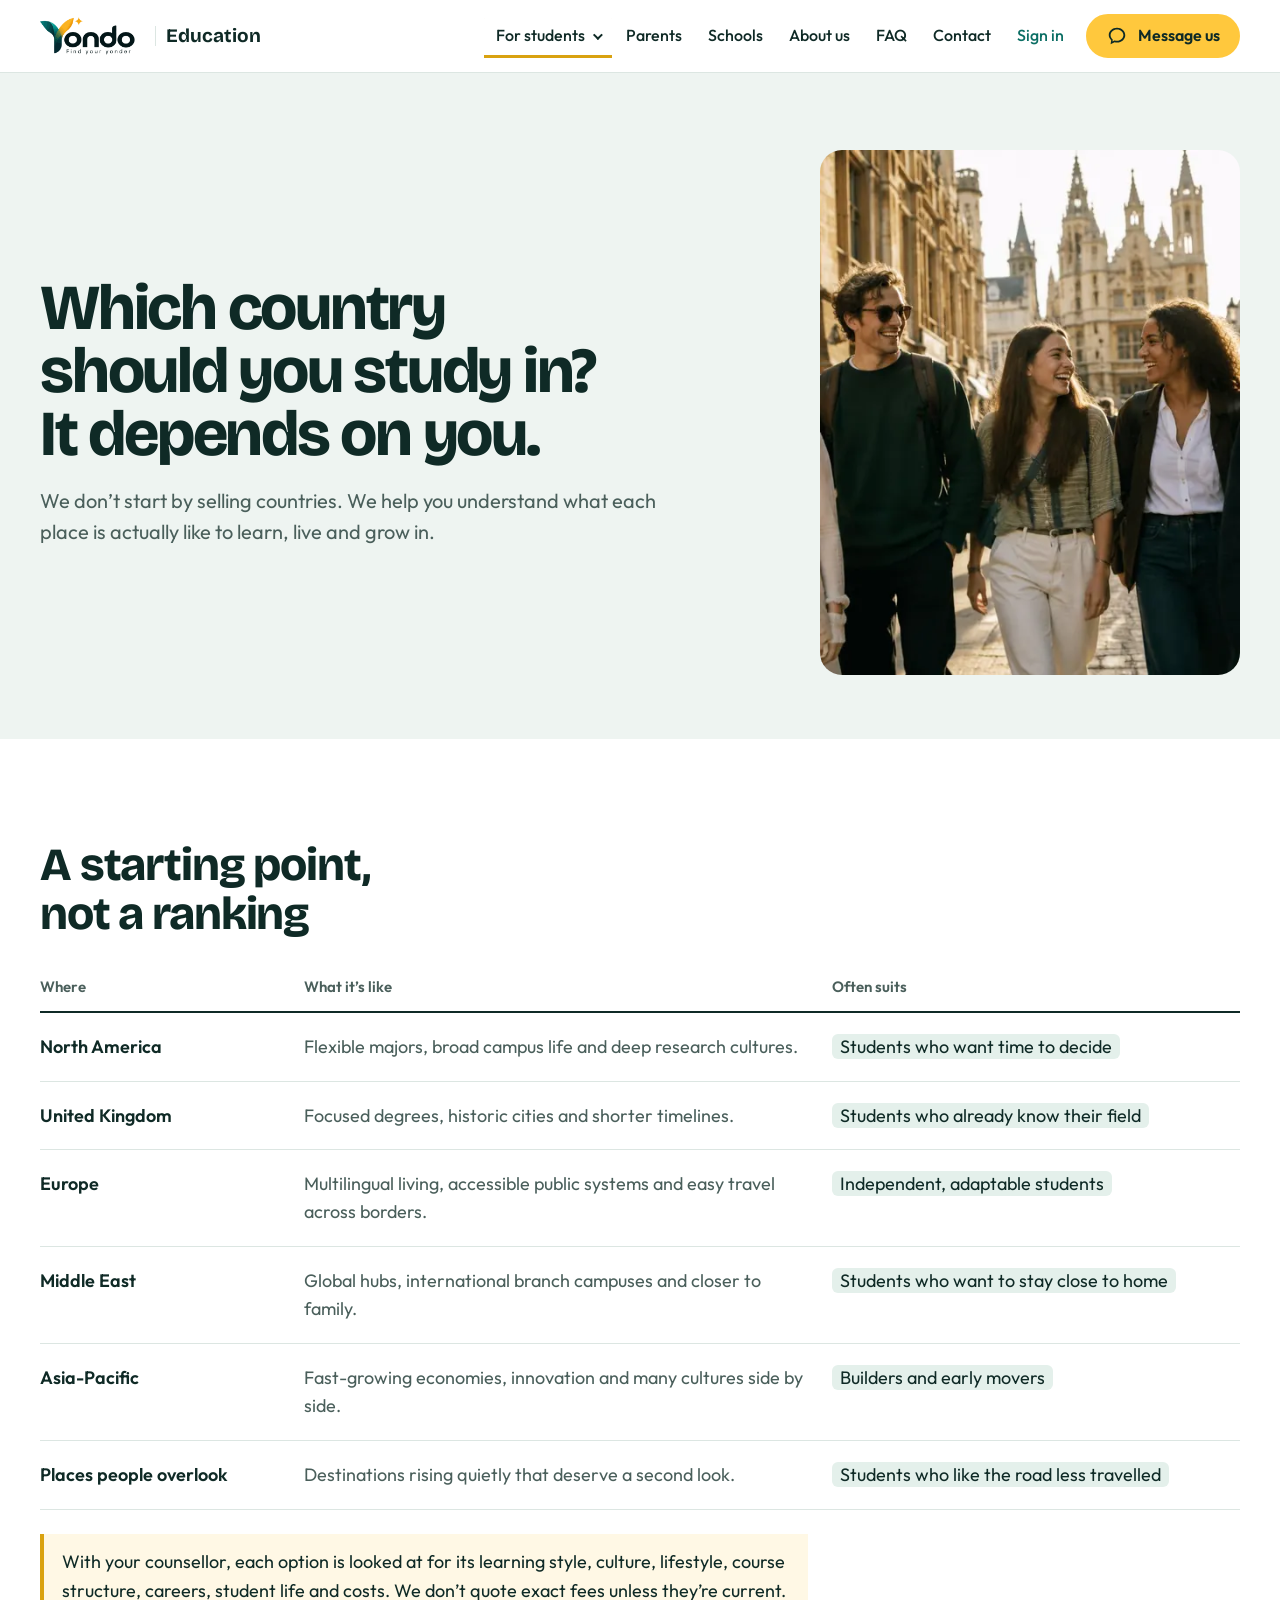
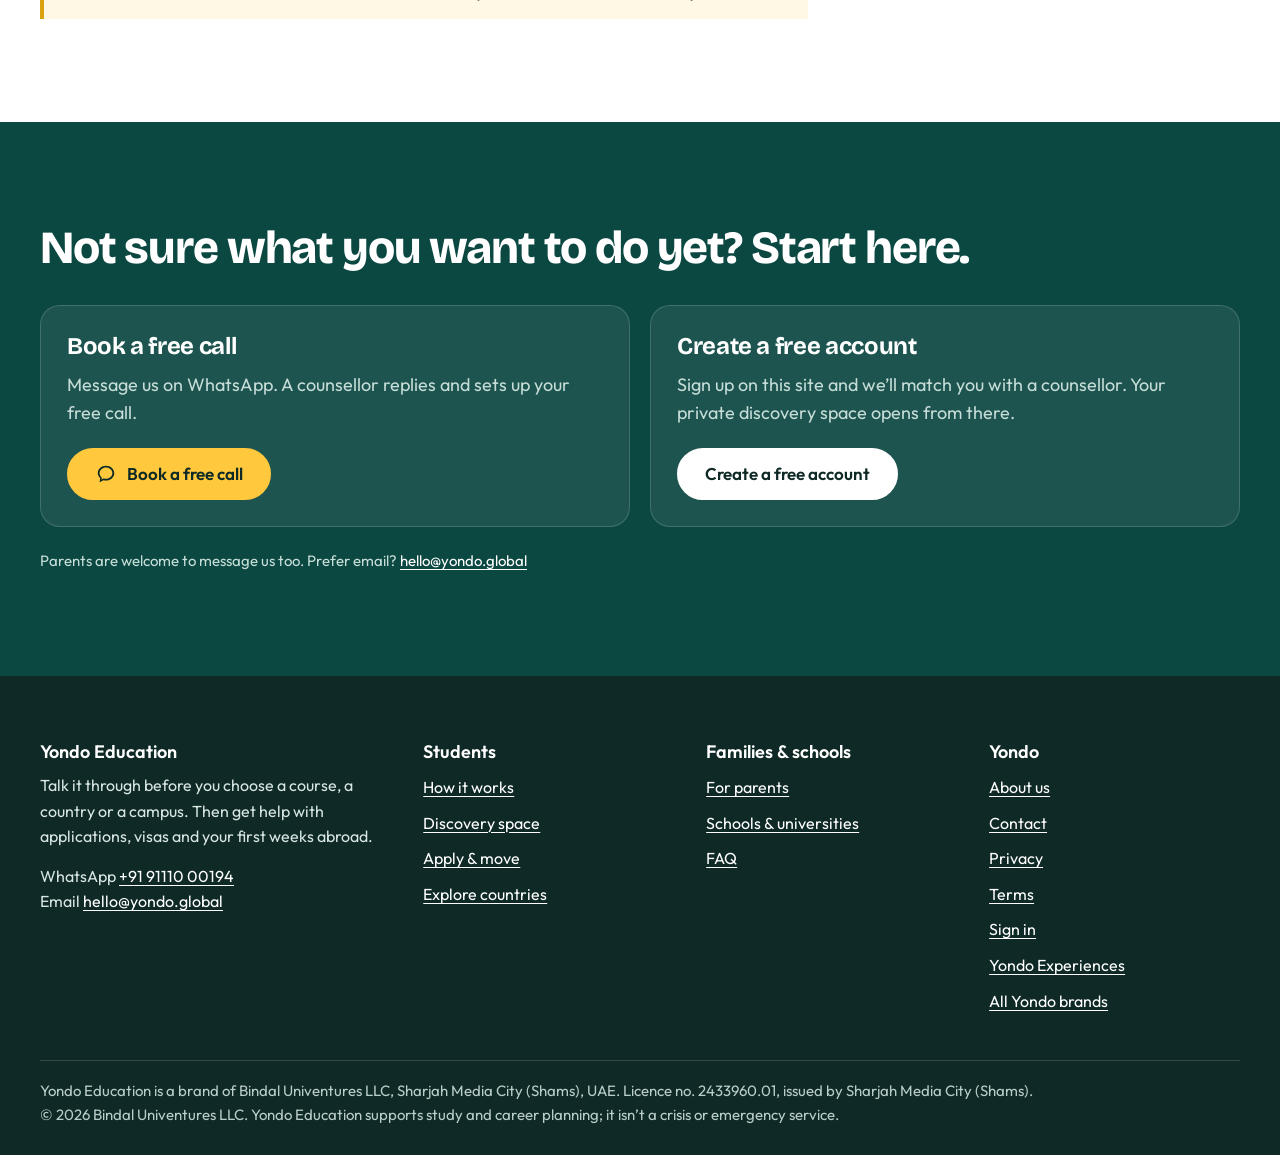
<file: explore/index.html>
<!DOCTYPE html>
<html lang="en">
<head>
<meta charset="utf-8">
<meta name="viewport" content="width=device-width, initial-scale=1">
<title>Choosing a country to study in | Yondo Education</title>
<meta name="description" content="Countries explained as places to learn, live and grow, not packages to buy. Compare learning styles, lifestyle, careers and costs with a counsellor.">
<meta http-equiv="Content-Security-Policy" content="default-src 'self'; img-src 'self' data: https://qutniscdrelryowbkpdl.supabase.co; style-src 'self' 'unsafe-inline'; font-src 'self'; script-src 'self'; connect-src 'none'; base-uri 'none'; form-action 'none'; object-src 'none'">
<meta name="robots" content="index, follow, max-image-preview:large">
<meta name="referrer" content="strict-origin-when-cross-origin">
<meta name="theme-color" content="#0d4a44">
<link rel="canonical" href="https://education.yondo.global/explore/">
<link rel="icon" href="/favicon.ico" sizes="32x32">
<link rel="icon" href="/assets/mark-180.png" type="image/png">
<link rel="apple-touch-icon" href="/assets/mark-180.png">
<meta property="og:type" content="website">
<meta property="og:site_name" content="Yondo Education">
<meta property="og:locale" content="en_GB">
<meta property="og:title" content="Choosing a country to study in | Yondo Education">
<meta property="og:description" content="Countries explained as places to learn, live and grow, not packages to buy. Compare learning styles, lifestyle, careers and costs with a counsellor.">
<meta property="og:url" content="https://education.yondo.global/explore/">
<meta property="og:image" content="https://education.yondo.global/assets/og.jpg">
<meta property="og:image:width" content="1200">
<meta property="og:image:height" content="630">
<meta property="og:image:alt" content="A student looking out over a city at sunrise, beside the words: Know what you want to do before you choose where to study.">
<meta name="twitter:card" content="summary_large_image">
<meta name="twitter:title" content="Choosing a country to study in | Yondo Education">
<meta name="twitter:description" content="Countries explained as places to learn, live and grow, not packages to buy. Compare learning styles, lifestyle, careers and costs with a counsellor.">
<meta name="twitter:image" content="https://education.yondo.global/assets/og.jpg">
<link rel="preload" href="/assets/outfit-latin-wght-normal.woff2" as="font" type="font/woff2" crossorigin>
<link rel="preload" href="/assets/bricolage-latin-opsz.woff2" as="font" type="font/woff2" crossorigin>
<link rel="stylesheet" href="/assets/edu.css?v=b74b45e709">
<script src="/assets/nav.js" defer></script>
<script type="application/ld+json">{"@context":"https://schema.org","@graph":[{"@type":"WebPage","@id":"https://education.yondo.global/explore/#webpage","url":"https://education.yondo.global/explore/","name":"Choosing a country to study in | Yondo Education","isPartOf":{"@id":"https://education.yondo.global/#website"},"about":{"@id":"https://education.yondo.global/#organization"},"inLanguage":"en"},{"@type":"BreadcrumbList","itemListElement":[{"@type":"ListItem","position":1,"name":"Yondo Education","item":"https://education.yondo.global/"},{"@type":"ListItem","position":2,"name":"Choosing a country to study in","item":"https://education.yondo.global/explore/"}]}]}</script>
<script src="/assets/v.js" data-site="education" defer></script>
</head>
<body>
<a class="skip" href="#main">Skip to content</a>
<header class="top">
  <div class="wrap">
    <a class="brand" href="/"><img src="/assets/logo-full.png" width="760" height="275" alt="Yondo"><span>Education</span></a>
    <nav class="nav" aria-label="Main">
      <details class="dd is-current"><summary>For students</summary><div class="dd-panel"><a href="/how-it-works/"><strong>How it works</strong><span>Every step, from your first message to your first week abroad</span></a><a href="/discovery-space/"><strong>Discovery space</strong><span>Your private space: short questions, one card at a time</span></a><a href="/apply-and-move/"><strong>Apply &amp; move</strong><span>Applications, visas, flights and settling in</span></a><a aria-current="page" href="/explore/"><strong>Explore countries</strong><span>What each place is really like to learn and live in</span></a>
        <p class="dd-foot">The first conversation is free. <a href="/contact/">Talk to us</a></p></div></details>
      <a class="top-link" href="/parents/">Parents</a><a class="top-link" href="/schools/">Schools</a><a class="top-link" href="/about/">About us</a><a class="top-link" href="/faq/">FAQ</a><a class="top-link" href="/contact/">Contact</a>
      <a class="signin" href="/portal/">Sign in</a>
      <a class="btn go" href="https://wa.me/919111000194?text=Hi%20Yondo%20Education%21%20I%27d%20like%20to%20book%20a%20free%20call.%0AI%27m%20a%3A%20student%20/%20parent%0AWhat%27s%20on%20my%20mind%3A%20"><svg viewBox="0 0 24 24" aria-hidden="true" focusable="false"><path fill="currentColor" d="M12 3C6.9 3 3 6.6 3 11c0 2.2 1 4.2 2.7 5.6L5 21l4.3-2.2c.9.2 1.8.3 2.7.3 5.1 0 9-3.6 9-8s-3.9-8.1-9-8.1zm0 14.3c-.8 0-1.6-.1-2.4-.3l-.5-.1-2 1 .3-2-.4-.3C5.7 14.5 5 12.8 5 11c0-3.3 3.1-6.1 7-6.1s7 2.8 7 6.1-3.1 6.3-7 6.3z"/></svg><span>Message us</span></a>
    </nav>
  </div>
</header>
<main id="main">
<section class="head"><div class="wrap head-in has-photo">
  <div class="head-text"><h1>Which country should you study in? It depends on you.</h1>
  <p class="lead">We don’t start by selling countries. We help you understand what each place is actually like to learn, live and grow in.</p></div>
  <div class="head-photo"><img class="photo" src="/assets/photo-friends-900.webp" srcset="/assets/photo-friends-480.webp 480w, /assets/photo-friends-900.webp 900w" sizes="(max-width: 860px) 100vw, 420px" width="900" height="1125" alt="A group of students walking together through an old university town" loading="eager" decoding="async"></div>
</div></section>

<section class="sec plain"><div class="wrap">
  <h2>A starting point, not a ranking</h2>
  <table class="places"><caption>Study destinations at a glance</caption>
  <thead><tr><th scope="col">Where</th><th scope="col">What it’s like</th><th scope="col">Often suits</th></tr></thead>
  <tbody><tr><th scope="row">North America</th><td>Flexible majors, broad campus life and deep research cultures.</td><td><span>Students who want time to decide</span></td></tr><tr><th scope="row">United Kingdom</th><td>Focused degrees, historic cities and shorter timelines.</td><td><span>Students who already know their field</span></td></tr><tr><th scope="row">Europe</th><td>Multilingual living, accessible public systems and easy travel across borders.</td><td><span>Independent, adaptable students</span></td></tr><tr><th scope="row">Middle East</th><td>Global hubs, international branch campuses and closer to family.</td><td><span>Students who want to stay close to home</span></td></tr><tr><th scope="row">Asia-Pacific</th><td>Fast-growing economies, innovation and many cultures side by side.</td><td><span>Builders and early movers</span></td></tr><tr><th scope="row">Places people overlook</th><td>Destinations rising quietly that deserve a second look.</td><td><span>Students who like the road less travelled</span></td></tr></tbody></table>
  <p class="note">With your counsellor, each option is looked at for its learning style, culture, lifestyle, course structure, careers, student life and costs. We don’t quote exact fees unless they’re current.</p>
</div></section>
<section class="close" aria-labelledby="close-h"><div class="wrap">
  <h2 id="close-h">Not sure what you want to do yet? Start here.</h2>
  <div class="ways">
    <div class="way"><h3>Book a free call</h3><p>Message us on WhatsApp. A counsellor replies and sets up your free call.</p><a class="btn go" href="https://wa.me/919111000194?text=Hi%20Yondo%20Education%21%20I%27d%20like%20to%20book%20a%20free%20call.%0AI%27m%20a%3A%20student%20/%20parent%0AWhat%27s%20on%20my%20mind%3A%20"><svg viewBox="0 0 24 24" aria-hidden="true" focusable="false"><path fill="currentColor" d="M12 3C6.9 3 3 6.6 3 11c0 2.2 1 4.2 2.7 5.6L5 21l4.3-2.2c.9.2 1.8.3 2.7.3 5.1 0 9-3.6 9-8s-3.9-8.1-9-8.1zm0 14.3c-.8 0-1.6-.1-2.4-.3l-.5-.1-2 1 .3-2-.4-.3C5.7 14.5 5 12.8 5 11c0-3.3 3.1-6.1 7-6.1s7 2.8 7 6.1-3.1 6.3-7 6.3z"/></svg><span>Book a free call</span></a></div>
    <div class="way"><h3>Create a free account</h3><p>Sign up on this site and we’ll match you with a counsellor. Your private discovery space opens from there.</p><a class="btn light" href="/portal/#/join">Create a free account</a></div>
  </div>
  <p class="close-note">Parents are welcome to message us too. Prefer email? <a href="mailto:hello@yondo.global?subject=A%20free%20call">hello@yondo.global</a></p>
</div></section>
</main>
<footer class="foot">
  <div class="wrap">
    <div class="cols">
      <div>
        <h2>Yondo Education</h2>
        <p style="font-size:16px">Talk it through before you choose a course, a country or a campus. Then get help with applications, visas and your first weeks abroad.</p>
        <p style="font-size:16px;margin-top:14px">WhatsApp <a href="https://wa.me/919111000194?text=Hi%20Yondo%20Education%21%20I%27d%20like%20to%20book%20a%20free%20call.%0AI%27m%20a%3A%20student%20/%20parent%0AWhat%27s%20on%20my%20mind%3A%20">+91 91110 00194</a><br>Email <a href="mailto:hello@yondo.global">hello@yondo.global</a></p>
      </div>
      <div><h2>Students</h2><ul><li><a href="/how-it-works/">How it works</a></li><li><a href="/discovery-space/">Discovery space</a></li><li><a href="/apply-and-move/">Apply &amp; move</a></li><li><a href="/explore/">Explore countries</a></li></ul></div>
      <div><h2>Families &amp; schools</h2><ul><li><a href="/parents/">For parents</a></li><li><a href="/schools/">Schools &amp; universities</a></li><li><a href="/faq/">FAQ</a></li></ul></div>
      <div><h2>Yondo</h2><ul><li><a href="/about/">About us</a></li><li><a href="/contact/">Contact</a></li><li><a href="/privacy/">Privacy</a></li><li><a href="/terms/">Terms</a></li><li><a href="/portal/">Sign in</a></li><li><a href="https://experiences.yondo.global/">Yondo Experiences</a></li><li><a href="https://yondo.global/">All Yondo brands</a></li></ul></div>
    </div>
    <p class="fine">Yondo Education is a brand of Bindal Univentures LLC, Sharjah Media City (Shams), UAE. Licence no. 2433960.01, issued by Sharjah Media City (Shams).<br>© 2026 Bindal Univentures LLC. Yondo Education supports study and career planning; it isn’t a crisis or emergency service.</p>
  </div>
</footer>
<nav class="tabbar" aria-label="Quick navigation">
  <a class="tab" href="/"><svg viewBox="0 0 24 24" aria-hidden="true" focusable="false"><path d="M3.5 11 12 4l8.5 7"/><path d="M5.5 9.8V20h4.8v-5.6h3.4V20h4.8V9.8"/></svg><span>Home</span></a>
  <a class="tab" href="/how-it-works/"><svg viewBox="0 0 24 24" aria-hidden="true" focusable="false"><circle cx="6" cy="18" r="2.4"/><circle cx="18" cy="6" r="2.4"/><path d="M8.4 18h6.1a3 3 0 0 0 0-6H9.5a3 3 0 0 1 0-6h6.1"/></svg><span>How it works</span></a>
  <a class="tab" href="/parents/"><svg viewBox="0 0 24 24" aria-hidden="true" focusable="false"><circle cx="9" cy="8" r="3.1"/><path d="M3.2 20c.6-3.6 2.9-5.6 5.8-5.6s5.2 2 5.8 5.6"/><circle cx="17.2" cy="9.4" r="2.4"/><path d="M15.6 14.4c2.7-.4 4.7 1.2 5.3 4.6"/></svg><span>Parents</span></a>
  <a class="tab tab-chat" href="https://wa.me/919111000194?text=Hi%20Yondo%20Education%21%20I%27d%20like%20to%20book%20a%20free%20call.%0AI%27m%20a%3A%20student%20/%20parent%0AWhat%27s%20on%20my%20mind%3A%20"><svg viewBox="0 0 24 24" aria-hidden="true" focusable="false"><path fill="currentColor" d="M12 3C6.9 3 3 6.6 3 11c0 2.2 1 4.2 2.7 5.6L5 21l4.3-2.2c.9.2 1.8.3 2.7.3 5.1 0 9-3.6 9-8s-3.9-8.1-9-8.1zm0 14.3c-.8 0-1.6-.1-2.4-.3l-.5-.1-2 1 .3-2-.4-.3C5.7 14.5 5 12.8 5 11c0-3.3 3.1-6.1 7-6.1s7 2.8 7 6.1-3.1 6.3-7 6.3z"/></svg><span>Chat</span></a>
  <details class="more is-current"><summary class="tab"><svg viewBox="0 0 24 24" aria-hidden="true" focusable="false"><circle cx="5" cy="12" r="1.9" fill="currentColor" stroke="none"/><circle cx="12" cy="12" r="1.9" fill="currentColor" stroke="none"/><circle cx="19" cy="12" r="1.9" fill="currentColor" stroke="none"/></svg><span>More</span></summary>
    <div class="sheet"><div class="sheet-in">
      <p class="sheet-title">All pages</p>
      <div class="sh-actions"><a class="btn go" href="https://wa.me/919111000194?text=Hi%20Yondo%20Education%21%20I%27d%20like%20to%20book%20a%20free%20call.%0AI%27m%20a%3A%20student%20/%20parent%0AWhat%27s%20on%20my%20mind%3A%20"><svg viewBox="0 0 24 24" aria-hidden="true" focusable="false"><path fill="currentColor" d="M12 3C6.9 3 3 6.6 3 11c0 2.2 1 4.2 2.7 5.6L5 21l4.3-2.2c.9.2 1.8.3 2.7.3 5.1 0 9-3.6 9-8s-3.9-8.1-9-8.1zm0 14.3c-.8 0-1.6-.1-2.4-.3l-.5-.1-2 1 .3-2-.4-.3C5.7 14.5 5 12.8 5 11c0-3.3 3.1-6.1 7-6.1s7 2.8 7 6.1-3.1 6.3-7 6.3z"/></svg><span>Message us</span></a><a class="btn plain" href="/portal/">Sign in</a></div><div class="sh-group"><p class="sh-h">For students</p><a href="/how-it-works/"><strong>How it works</strong><span>Every step, from your first message to your first week abroad</span></a><a href="/discovery-space/"><strong>Discovery space</strong><span>Your private space: short questions, one card at a time</span></a><a href="/apply-and-move/"><strong>Apply &amp; move</strong><span>Applications, visas, flights and settling in</span></a><a aria-current="page" href="/explore/"><strong>Explore countries</strong><span>What each place is really like to learn and live in</span></a></div><div class="sh-group"><p class="sh-h">For families and schools</p><a href="/parents/"><strong>For parents</strong><span>How families are part of it</span></a><a href="/schools/"><strong>Schools &amp; universities</strong><span>Programmes and partnerships</span></a><a href="/faq/"><strong>FAQ</strong><span>Questions, answered</span></a></div><div class="sh-group"><p class="sh-h">Yondo Education</p><a href="/about/"><strong>About us</strong><span>The people behind Yondo</span></a><a href="/contact/"><strong>Contact</strong><span>WhatsApp and email</span></a></div>
      <p class="sh-note">The first conversation is free.</p>
    </div></div></details>
</nav>
</body>
</html>
</file>
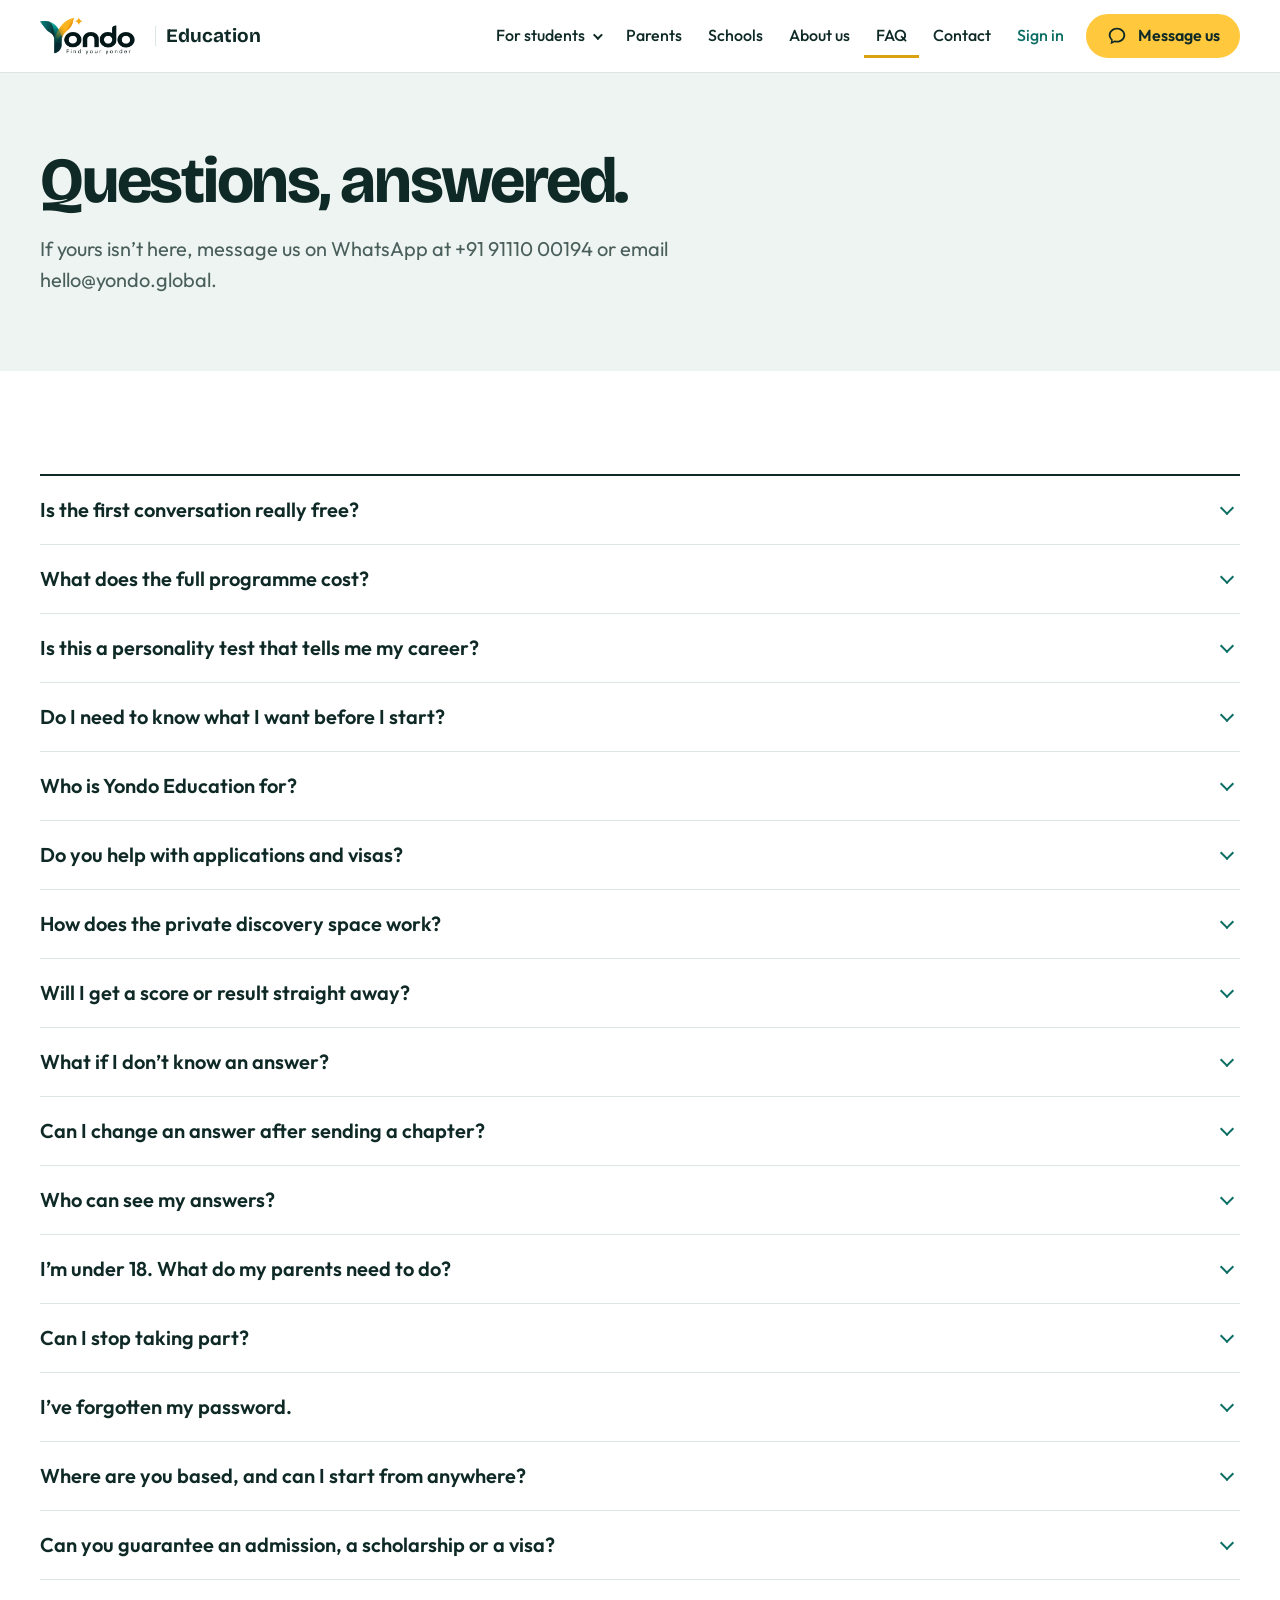
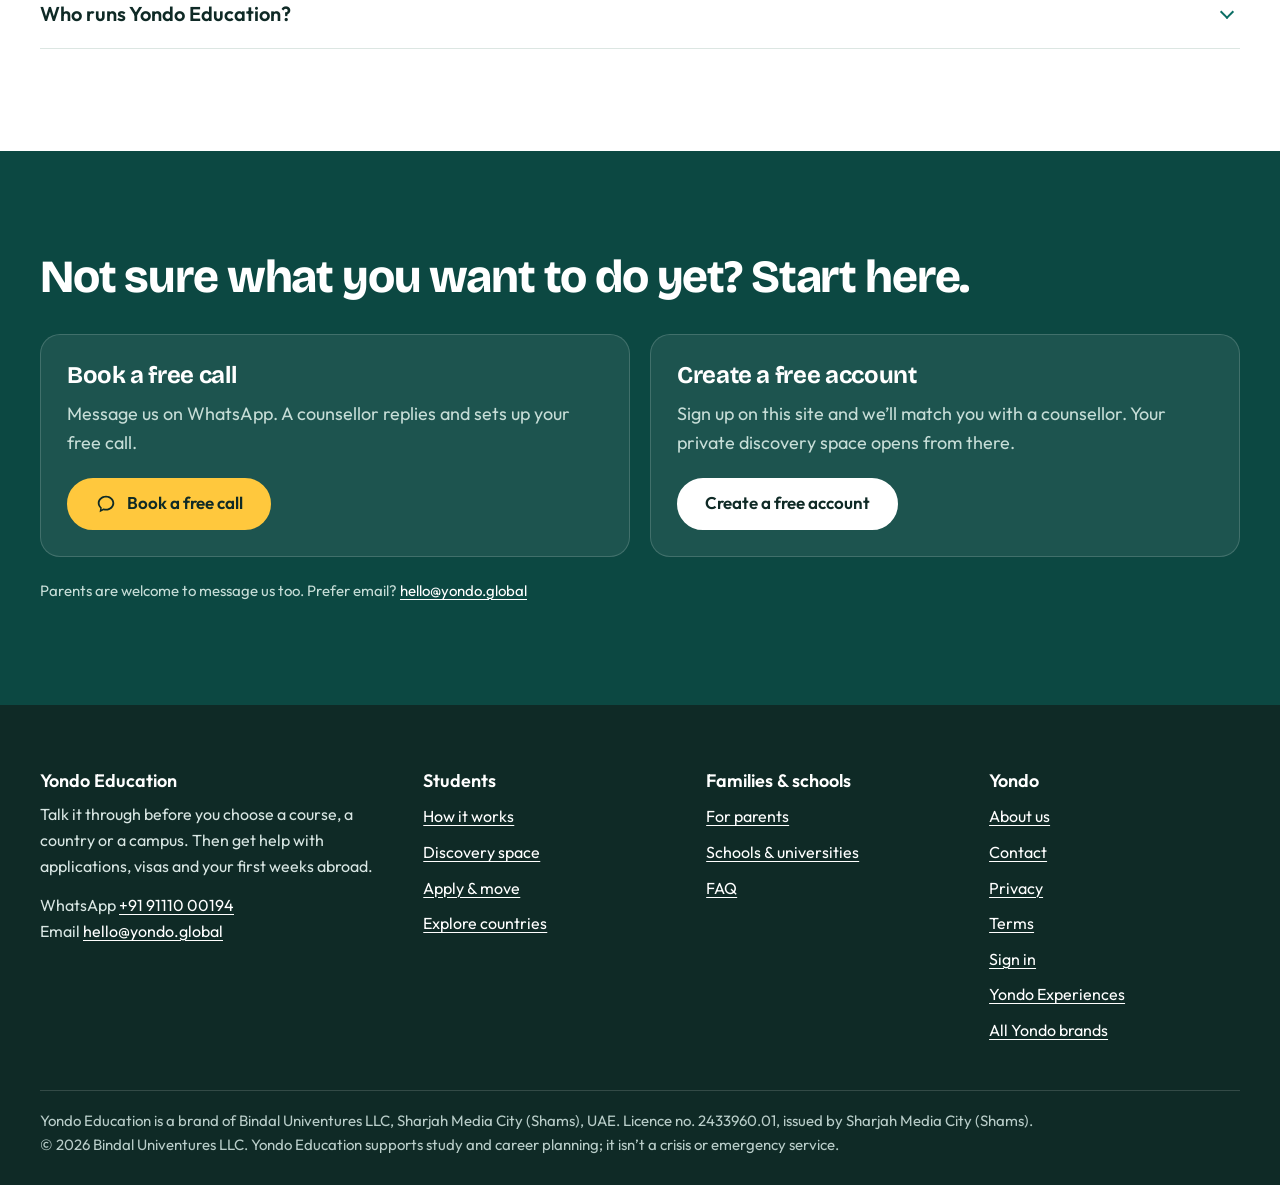
<file: faq/index.html>
<!DOCTYPE html>
<html lang="en">
<head>
<meta charset="utf-8">
<meta name="viewport" content="width=device-width, initial-scale=1">
<title>Career and study-abroad counselling FAQ | Yondo Education</title>
<meta name="description" content="Answers about the free call, fees, applications and visas, and the private discovery space.">
<meta http-equiv="Content-Security-Policy" content="default-src 'self'; img-src 'self' data: https://qutniscdrelryowbkpdl.supabase.co; style-src 'self' 'unsafe-inline'; font-src 'self'; script-src 'self'; connect-src 'none'; base-uri 'none'; form-action 'none'; object-src 'none'">
<meta name="robots" content="index, follow, max-image-preview:large">
<meta name="referrer" content="strict-origin-when-cross-origin">
<meta name="theme-color" content="#0d4a44">
<link rel="canonical" href="https://education.yondo.global/faq/">
<link rel="icon" href="/favicon.ico" sizes="32x32">
<link rel="icon" href="/assets/mark-180.png" type="image/png">
<link rel="apple-touch-icon" href="/assets/mark-180.png">
<meta property="og:type" content="website">
<meta property="og:site_name" content="Yondo Education">
<meta property="og:locale" content="en_GB">
<meta property="og:title" content="Career and study-abroad counselling FAQ | Yondo Education">
<meta property="og:description" content="Answers about the free call, fees, applications and visas, and the private discovery space.">
<meta property="og:url" content="https://education.yondo.global/faq/">
<meta property="og:image" content="https://education.yondo.global/assets/og.jpg">
<meta property="og:image:width" content="1200">
<meta property="og:image:height" content="630">
<meta property="og:image:alt" content="A student looking out over a city at sunrise, beside the words: Know what you want to do before you choose where to study.">
<meta name="twitter:card" content="summary_large_image">
<meta name="twitter:title" content="Career and study-abroad counselling FAQ | Yondo Education">
<meta name="twitter:description" content="Answers about the free call, fees, applications and visas, and the private discovery space.">
<meta name="twitter:image" content="https://education.yondo.global/assets/og.jpg">
<link rel="preload" href="/assets/outfit-latin-wght-normal.woff2" as="font" type="font/woff2" crossorigin>
<link rel="preload" href="/assets/bricolage-latin-opsz.woff2" as="font" type="font/woff2" crossorigin>
<link rel="stylesheet" href="/assets/edu.css?v=b74b45e709">
<script src="/assets/nav.js" defer></script>
<script type="application/ld+json">{"@context":"https://schema.org","@graph":[{"@type":"WebPage","@id":"https://education.yondo.global/faq/#webpage","url":"https://education.yondo.global/faq/","name":"Career and study-abroad counselling FAQ | Yondo Education","isPartOf":{"@id":"https://education.yondo.global/#website"},"about":{"@id":"https://education.yondo.global/#organization"},"inLanguage":"en"},{"@type":"BreadcrumbList","itemListElement":[{"@type":"ListItem","position":1,"name":"Yondo Education","item":"https://education.yondo.global/"},{"@type":"ListItem","position":2,"name":"Career and study-abroad counselling FAQ","item":"https://education.yondo.global/faq/"}]},{"@type":"FAQPage","mainEntity":[{"@type":"Question","name":"Is the first conversation really free?","acceptedAnswer":{"@type":"Answer","text":"Yes. Message us on WhatsApp at +91 91110 00194 or email hello@yondo.global, and we’ll set it up."}},{"@type":"Question","name":"What does the full programme cost?","acceptedAnswer":{"@type":"Answer","text":"We explain the fees for the full programme, and for application and moving support, in your first conversation, before you decide anything."}},{"@type":"Question","name":"Is this a personality test that tells me my career?","acceptedAnswer":{"@type":"Answer","text":"No. We don’t hand you one career. We help you find a few directions worth exploring, and ways to test them before you commit."}},{"@type":"Question","name":"Do I need to know what I want before I start?","acceptedAnswer":{"@type":"Answer","text":"No. You don’t need to have life figured out. That’s what the first conversation is for."}},{"@type":"Question","name":"Who is Yondo Education for?","acceptedAnswer":{"@type":"Answer","text":"Students in high school, students who’ve finished school and students already at university, and their families. Schools and universities can work with us too."}},{"@type":"Question","name":"Do you help with applications and visas?","acceptedAnswer":{"@type":"Answer","text":"Yes. Once you know what you’re aiming for, we help with shortlisting and comparing universities, applications, your visa, accommodation, flights and your first weeks abroad. See how."}},{"@type":"Question","name":"How does the private discovery space work?","acceptedAnswer":{"@type":"Answer","text":"Create a free account on this site, or message us first. Once a counsellor is matched with you, your discovery space opens. You answer one card at a time, and every answer is saved to your private record, so you can pause and carry on from any device. Create a free account."}},{"@type":"Question","name":"Will I get a score or result straight away?","acceptedAnswer":{"@type":"Answer","text":"No. Nothing is scored or labelled on screen. Your counsellor reads what you send and talks it through with you in your consultation."}},{"@type":"Question","name":"What if I don’t know an answer?","acceptedAnswer":{"@type":"Answer","text":"Choose “I don’t know yet”, “I haven’t tried this”, “Discuss with my counsellor first” or “Skip for now”. These are real answers and stay visible as open questions."}},{"@type":"Question","name":"Can I change an answer after sending a chapter?","acceptedAnswer":{"@type":"Answer","text":"Yes. Add a correction and send it again. Your earlier answer is kept and the update is linked to it, so nothing is lost."}},{"@type":"Question","name":"Who can see my answers?","acceptedAnswer":{"@type":"Answer","text":"Your counsellor, and Yondo’s admin team who look after every counsellor, so they can check the help you get and move you to another counsellor if you ask. A family summary is agreed with you first. Your answers are never shown to other students."}},{"@type":"Question","name":"I’m under 18. What do my parents need to do?","acceptedAnswer":{"@type":"Answer","text":"Your counsellor confirms a parent or guardian’s permission before your answers are collected. No identity document is needed."}},{"@type":"Question","name":"Can I stop taking part?","acceptedAnswer":{"@type":"Answer","text":"Yes, at any time, from “Privacy choices” in the discovery space or by telling your counsellor. Your answers then stop being used for new reviews."}},{"@type":"Question","name":"I’ve forgotten my password.","acceptedAnswer":{"@type":"Answer","text":"Tap “Forgot your password?” on the sign-in page. We email you a code, and you choose a new password straight away."}},{"@type":"Question","name":"Where are you based, and can I start from anywhere?","acceptedAnswer":{"@type":"Answer","text":"Yondo Education is registered in Sharjah Media City (Shams), UAE. The first conversation starts on WhatsApp, so you can message us from wherever you are."}},{"@type":"Question","name":"Can you guarantee an admission, a scholarship or a visa?","acceptedAnswer":{"@type":"Answer","text":"No one honestly can. Universities, scholarship bodies and governments make those decisions. We help you choose well, prepare strong applications and get every document right."}},{"@type":"Question","name":"Who runs Yondo Education?","acceptedAnswer":{"@type":"Answer","text":"Yondo Education is a brand of Bindal Univentures LLC, Sharjah Media City (Shams), UAE. Licence no. 2433960.01, issued by Sharjah Media City (Shams)."}}]}]}</script>
<script src="/assets/v.js" data-site="education" defer></script>
</head>
<body>
<a class="skip" href="#main">Skip to content</a>
<header class="top">
  <div class="wrap">
    <a class="brand" href="/"><img src="/assets/logo-full.png" width="760" height="275" alt="Yondo"><span>Education</span></a>
    <nav class="nav" aria-label="Main">
      <details class="dd"><summary>For students</summary><div class="dd-panel"><a href="/how-it-works/"><strong>How it works</strong><span>Every step, from your first message to your first week abroad</span></a><a href="/discovery-space/"><strong>Discovery space</strong><span>Your private space: short questions, one card at a time</span></a><a href="/apply-and-move/"><strong>Apply &amp; move</strong><span>Applications, visas, flights and settling in</span></a><a href="/explore/"><strong>Explore countries</strong><span>What each place is really like to learn and live in</span></a>
        <p class="dd-foot">The first conversation is free. <a href="/contact/">Talk to us</a></p></div></details>
      <a class="top-link" href="/parents/">Parents</a><a class="top-link" href="/schools/">Schools</a><a class="top-link" href="/about/">About us</a><a class="top-link" aria-current="page" href="/faq/">FAQ</a><a class="top-link" href="/contact/">Contact</a>
      <a class="signin" href="/portal/">Sign in</a>
      <a class="btn go" href="https://wa.me/919111000194?text=Hi%20Yondo%20Education%21%20I%27d%20like%20to%20book%20a%20free%20call.%0AI%27m%20a%3A%20student%20/%20parent%0AWhat%27s%20on%20my%20mind%3A%20"><svg viewBox="0 0 24 24" aria-hidden="true" focusable="false"><path fill="currentColor" d="M12 3C6.9 3 3 6.6 3 11c0 2.2 1 4.2 2.7 5.6L5 21l4.3-2.2c.9.2 1.8.3 2.7.3 5.1 0 9-3.6 9-8s-3.9-8.1-9-8.1zm0 14.3c-.8 0-1.6-.1-2.4-.3l-.5-.1-2 1 .3-2-.4-.3C5.7 14.5 5 12.8 5 11c0-3.3 3.1-6.1 7-6.1s7 2.8 7 6.1-3.1 6.3-7 6.3z"/></svg><span>Message us</span></a>
    </nav>
  </div>
</header>
<main id="main">
<section class="head"><div class="wrap head-in">
  <div class="head-text"><h1>Questions, answered.</h1>
  <p class="lead">If yours isn’t here, message us on WhatsApp at +91 91110 00194 or email hello@yondo.global.</p></div>
</div></section>

<section class="sec plain"><div class="wrap"><div class="faq"><details><summary>Is the first conversation really free?</summary><div><p>Yes. Message us on WhatsApp at <a href="https://wa.me/919111000194?text=Hi%20Yondo%20Education%21%20I%27d%20like%20to%20book%20a%20free%20call.%0AI%27m%20a%3A%20student%20/%20parent%0AWhat%27s%20on%20my%20mind%3A%20">+91 91110 00194</a> or email <a href="mailto:hello@yondo.global">hello@yondo.global</a>, and we’ll set it up.</p></div></details><details><summary>What does the full programme cost?</summary><div><p>We explain the fees for the full programme, and for application and moving support, in your first conversation, before you decide anything.</p></div></details><details><summary>Is this a personality test that tells me my career?</summary><div><p>No. We don’t hand you one career. We help you find a few directions worth exploring, and ways to test them before you commit.</p></div></details><details><summary>Do I need to know what I want before I start?</summary><div><p>No. You don’t need to have life figured out. That’s what the first conversation is for.</p></div></details><details><summary>Who is Yondo Education for?</summary><div><p>Students in high school, students who’ve finished school and students already at university, and their families. Schools and universities can work with us too.</p></div></details><details><summary>Do you help with applications and visas?</summary><div><p>Yes. Once you know what you’re aiming for, we help with shortlisting and comparing universities, applications, your visa, accommodation, flights and your first weeks abroad. <a href="/apply-and-move/">See how</a>.</p></div></details><details><summary>How does the private discovery space work?</summary><div><p>Create a free account on this site, or message us first. Once a counsellor is matched with you, your discovery space opens. You answer one card at a time, and every answer is saved to your private record, so you can pause and carry on from any device. <a href="/portal/#/join">Create a free account</a>.</p></div></details><details><summary>Will I get a score or result straight away?</summary><div><p>No. Nothing is scored or labelled on screen. Your counsellor reads what you send and talks it through with you in your consultation.</p></div></details><details><summary>What if I don’t know an answer?</summary><div><p>Choose “I don’t know yet”, “I haven’t tried this”, “Discuss with my counsellor first” or “Skip for now”. These are real answers and stay visible as open questions.</p></div></details><details><summary>Can I change an answer after sending a chapter?</summary><div><p>Yes. Add a correction and send it again. Your earlier answer is kept and the update is linked to it, so nothing is lost.</p></div></details><details><summary>Who can see my answers?</summary><div><p>Your counsellor, and Yondo’s admin team who look after every counsellor, so they can check the help you get and move you to another counsellor if you ask. A family summary is agreed with you first. Your answers are never shown to other students.</p></div></details><details><summary>I’m under 18. What do my parents need to do?</summary><div><p>Your counsellor confirms a parent or guardian’s permission before your answers are collected. No identity document is needed.</p></div></details><details><summary>Can I stop taking part?</summary><div><p>Yes, at any time, from “Privacy choices” in the discovery space or by telling your counsellor. Your answers then stop being used for new reviews.</p></div></details><details><summary>I’ve forgotten my password.</summary><div><p>Tap “Forgot your password?” on the sign-in page. We email you a code, and you choose a new password straight away.</p></div></details><details><summary>Where are you based, and can I start from anywhere?</summary><div><p>Yondo Education is registered in Sharjah Media City (Shams), UAE. The first conversation starts on WhatsApp, so you can message us from wherever you are.</p></div></details><details><summary>Can you guarantee an admission, a scholarship or a visa?</summary><div><p>No one honestly can. Universities, scholarship bodies and governments make those decisions. We help you choose well, prepare strong applications and get every document right.</p></div></details><details><summary>Who runs Yondo Education?</summary><div><p>Yondo Education is a brand of Bindal Univentures LLC, Sharjah Media City (Shams), UAE. Licence no. 2433960.01, issued by Sharjah Media City (Shams).</p></div></details>
</div></div></section>
<section class="close" aria-labelledby="close-h"><div class="wrap">
  <h2 id="close-h">Not sure what you want to do yet? Start here.</h2>
  <div class="ways">
    <div class="way"><h3>Book a free call</h3><p>Message us on WhatsApp. A counsellor replies and sets up your free call.</p><a class="btn go" href="https://wa.me/919111000194?text=Hi%20Yondo%20Education%21%20I%27d%20like%20to%20book%20a%20free%20call.%0AI%27m%20a%3A%20student%20/%20parent%0AWhat%27s%20on%20my%20mind%3A%20"><svg viewBox="0 0 24 24" aria-hidden="true" focusable="false"><path fill="currentColor" d="M12 3C6.9 3 3 6.6 3 11c0 2.2 1 4.2 2.7 5.6L5 21l4.3-2.2c.9.2 1.8.3 2.7.3 5.1 0 9-3.6 9-8s-3.9-8.1-9-8.1zm0 14.3c-.8 0-1.6-.1-2.4-.3l-.5-.1-2 1 .3-2-.4-.3C5.7 14.5 5 12.8 5 11c0-3.3 3.1-6.1 7-6.1s7 2.8 7 6.1-3.1 6.3-7 6.3z"/></svg><span>Book a free call</span></a></div>
    <div class="way"><h3>Create a free account</h3><p>Sign up on this site and we’ll match you with a counsellor. Your private discovery space opens from there.</p><a class="btn light" href="/portal/#/join">Create a free account</a></div>
  </div>
  <p class="close-note">Parents are welcome to message us too. Prefer email? <a href="mailto:hello@yondo.global?subject=A%20free%20call">hello@yondo.global</a></p>
</div></section>
</main>
<footer class="foot">
  <div class="wrap">
    <div class="cols">
      <div>
        <h2>Yondo Education</h2>
        <p style="font-size:16px">Talk it through before you choose a course, a country or a campus. Then get help with applications, visas and your first weeks abroad.</p>
        <p style="font-size:16px;margin-top:14px">WhatsApp <a href="https://wa.me/919111000194?text=Hi%20Yondo%20Education%21%20I%27d%20like%20to%20book%20a%20free%20call.%0AI%27m%20a%3A%20student%20/%20parent%0AWhat%27s%20on%20my%20mind%3A%20">+91 91110 00194</a><br>Email <a href="mailto:hello@yondo.global">hello@yondo.global</a></p>
      </div>
      <div><h2>Students</h2><ul><li><a href="/how-it-works/">How it works</a></li><li><a href="/discovery-space/">Discovery space</a></li><li><a href="/apply-and-move/">Apply &amp; move</a></li><li><a href="/explore/">Explore countries</a></li></ul></div>
      <div><h2>Families &amp; schools</h2><ul><li><a href="/parents/">For parents</a></li><li><a href="/schools/">Schools &amp; universities</a></li><li><a href="/faq/">FAQ</a></li></ul></div>
      <div><h2>Yondo</h2><ul><li><a href="/about/">About us</a></li><li><a href="/contact/">Contact</a></li><li><a href="/privacy/">Privacy</a></li><li><a href="/terms/">Terms</a></li><li><a href="/portal/">Sign in</a></li><li><a href="https://experiences.yondo.global/">Yondo Experiences</a></li><li><a href="https://yondo.global/">All Yondo brands</a></li></ul></div>
    </div>
    <p class="fine">Yondo Education is a brand of Bindal Univentures LLC, Sharjah Media City (Shams), UAE. Licence no. 2433960.01, issued by Sharjah Media City (Shams).<br>© 2026 Bindal Univentures LLC. Yondo Education supports study and career planning; it isn’t a crisis or emergency service.</p>
  </div>
</footer>
<nav class="tabbar" aria-label="Quick navigation">
  <a class="tab" href="/"><svg viewBox="0 0 24 24" aria-hidden="true" focusable="false"><path d="M3.5 11 12 4l8.5 7"/><path d="M5.5 9.8V20h4.8v-5.6h3.4V20h4.8V9.8"/></svg><span>Home</span></a>
  <a class="tab" href="/how-it-works/"><svg viewBox="0 0 24 24" aria-hidden="true" focusable="false"><circle cx="6" cy="18" r="2.4"/><circle cx="18" cy="6" r="2.4"/><path d="M8.4 18h6.1a3 3 0 0 0 0-6H9.5a3 3 0 0 1 0-6h6.1"/></svg><span>How it works</span></a>
  <a class="tab" href="/parents/"><svg viewBox="0 0 24 24" aria-hidden="true" focusable="false"><circle cx="9" cy="8" r="3.1"/><path d="M3.2 20c.6-3.6 2.9-5.6 5.8-5.6s5.2 2 5.8 5.6"/><circle cx="17.2" cy="9.4" r="2.4"/><path d="M15.6 14.4c2.7-.4 4.7 1.2 5.3 4.6"/></svg><span>Parents</span></a>
  <a class="tab tab-chat" href="https://wa.me/919111000194?text=Hi%20Yondo%20Education%21%20I%27d%20like%20to%20book%20a%20free%20call.%0AI%27m%20a%3A%20student%20/%20parent%0AWhat%27s%20on%20my%20mind%3A%20"><svg viewBox="0 0 24 24" aria-hidden="true" focusable="false"><path fill="currentColor" d="M12 3C6.9 3 3 6.6 3 11c0 2.2 1 4.2 2.7 5.6L5 21l4.3-2.2c.9.2 1.8.3 2.7.3 5.1 0 9-3.6 9-8s-3.9-8.1-9-8.1zm0 14.3c-.8 0-1.6-.1-2.4-.3l-.5-.1-2 1 .3-2-.4-.3C5.7 14.5 5 12.8 5 11c0-3.3 3.1-6.1 7-6.1s7 2.8 7 6.1-3.1 6.3-7 6.3z"/></svg><span>Chat</span></a>
  <details class="more is-current"><summary class="tab"><svg viewBox="0 0 24 24" aria-hidden="true" focusable="false"><circle cx="5" cy="12" r="1.9" fill="currentColor" stroke="none"/><circle cx="12" cy="12" r="1.9" fill="currentColor" stroke="none"/><circle cx="19" cy="12" r="1.9" fill="currentColor" stroke="none"/></svg><span>More</span></summary>
    <div class="sheet"><div class="sheet-in">
      <p class="sheet-title">All pages</p>
      <div class="sh-actions"><a class="btn go" href="https://wa.me/919111000194?text=Hi%20Yondo%20Education%21%20I%27d%20like%20to%20book%20a%20free%20call.%0AI%27m%20a%3A%20student%20/%20parent%0AWhat%27s%20on%20my%20mind%3A%20"><svg viewBox="0 0 24 24" aria-hidden="true" focusable="false"><path fill="currentColor" d="M12 3C6.9 3 3 6.6 3 11c0 2.2 1 4.2 2.7 5.6L5 21l4.3-2.2c.9.2 1.8.3 2.7.3 5.1 0 9-3.6 9-8s-3.9-8.1-9-8.1zm0 14.3c-.8 0-1.6-.1-2.4-.3l-.5-.1-2 1 .3-2-.4-.3C5.7 14.5 5 12.8 5 11c0-3.3 3.1-6.1 7-6.1s7 2.8 7 6.1-3.1 6.3-7 6.3z"/></svg><span>Message us</span></a><a class="btn plain" href="/portal/">Sign in</a></div><div class="sh-group"><p class="sh-h">For students</p><a href="/how-it-works/"><strong>How it works</strong><span>Every step, from your first message to your first week abroad</span></a><a href="/discovery-space/"><strong>Discovery space</strong><span>Your private space: short questions, one card at a time</span></a><a href="/apply-and-move/"><strong>Apply &amp; move</strong><span>Applications, visas, flights and settling in</span></a><a href="/explore/"><strong>Explore countries</strong><span>What each place is really like to learn and live in</span></a></div><div class="sh-group"><p class="sh-h">For families and schools</p><a href="/parents/"><strong>For parents</strong><span>How families are part of it</span></a><a href="/schools/"><strong>Schools &amp; universities</strong><span>Programmes and partnerships</span></a><a aria-current="page" href="/faq/"><strong>FAQ</strong><span>Questions, answered</span></a></div><div class="sh-group"><p class="sh-h">Yondo Education</p><a href="/about/"><strong>About us</strong><span>The people behind Yondo</span></a><a href="/contact/"><strong>Contact</strong><span>WhatsApp and email</span></a></div>
      <p class="sh-note">The first conversation is free.</p>
    </div></div></details>
</nav>
</body>
</html>
</file>
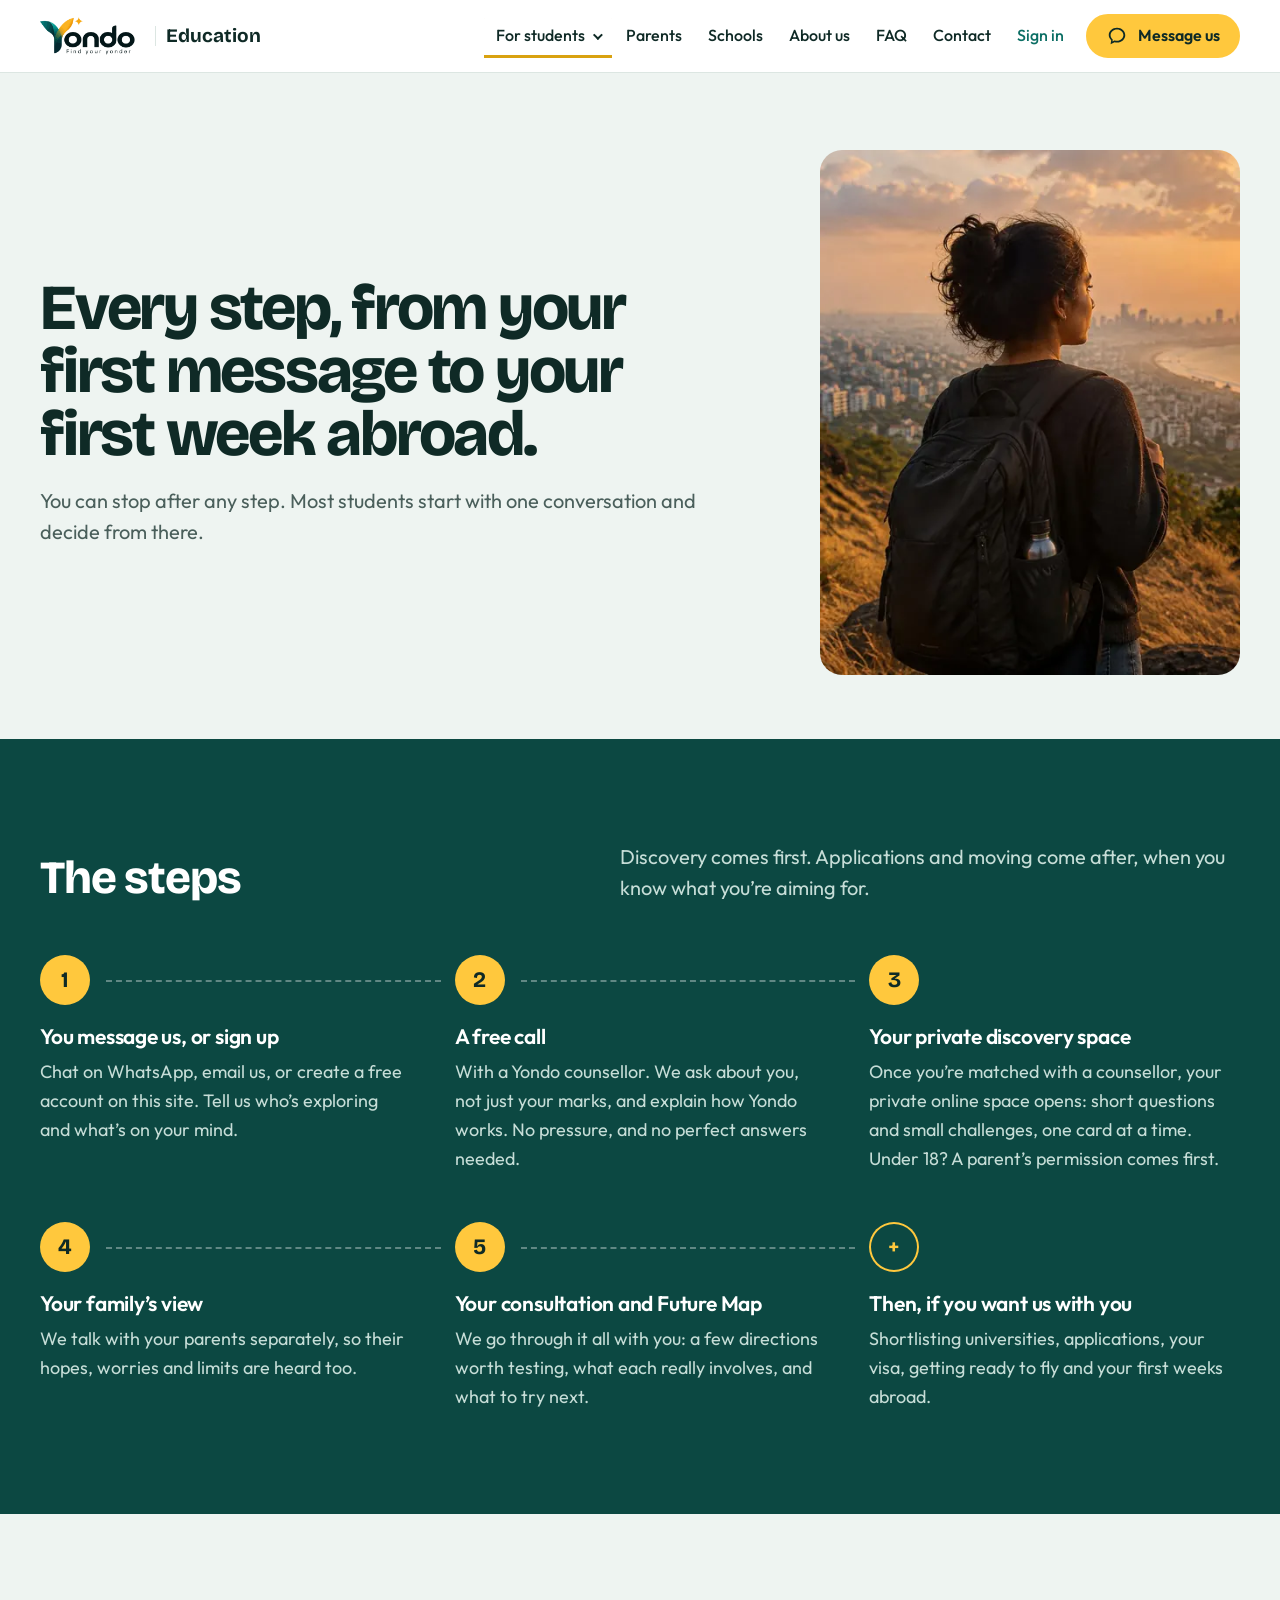
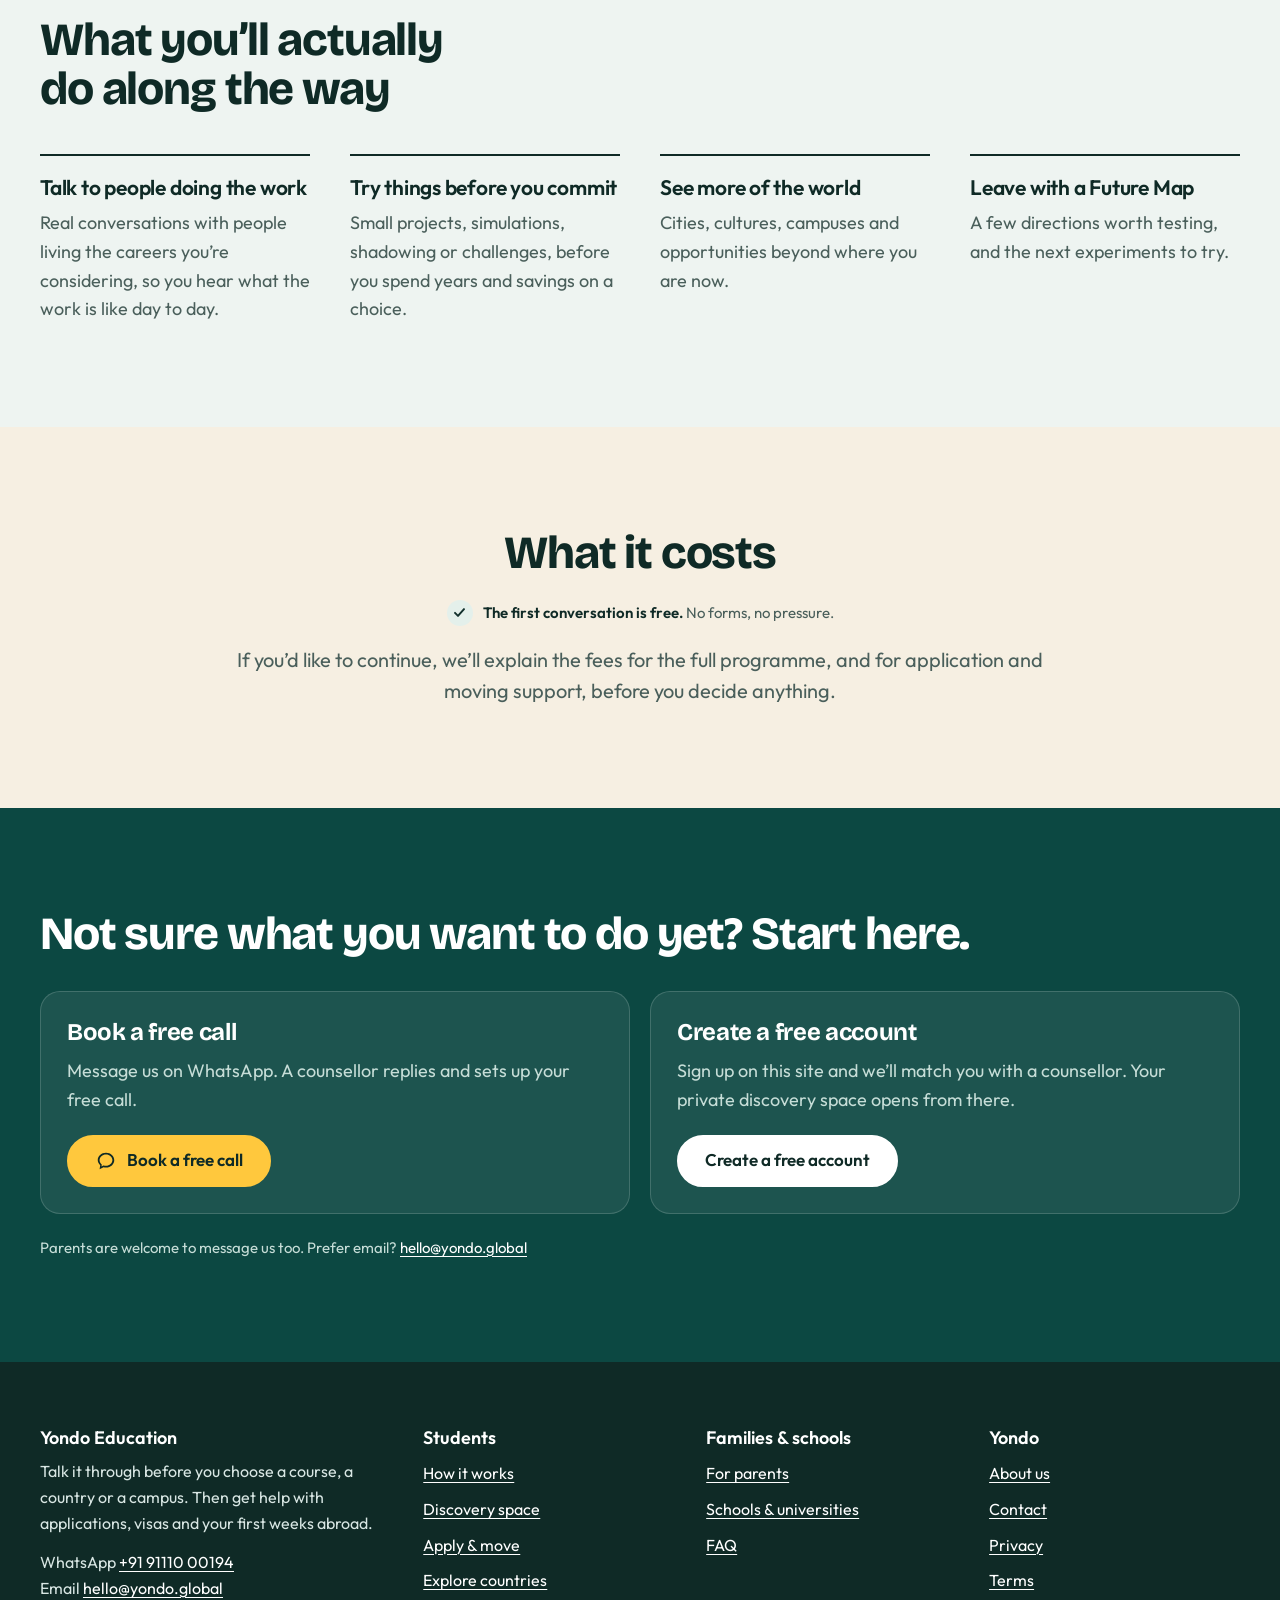
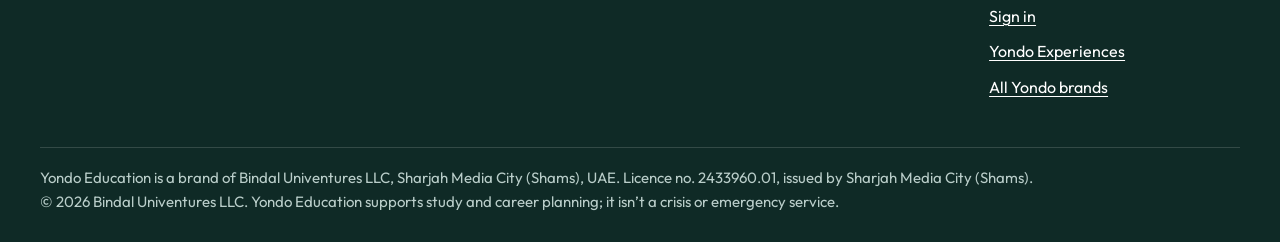
<file: how-it-works/index.html>
<!DOCTYPE html>
<html lang="en">
<head>
<meta charset="utf-8">
<meta name="viewport" content="width=device-width, initial-scale=1">
<title>How our career counselling works | Yondo Education</title>
<meta name="description" content="From your first WhatsApp message to your first week abroad: a free call, a private discovery space, your family’s view and a Future Map.">
<meta http-equiv="Content-Security-Policy" content="default-src 'self'; img-src 'self' data: https://qutniscdrelryowbkpdl.supabase.co; style-src 'self' 'unsafe-inline'; font-src 'self'; script-src 'self'; connect-src 'none'; base-uri 'none'; form-action 'none'; object-src 'none'">
<meta name="robots" content="index, follow, max-image-preview:large">
<meta name="referrer" content="strict-origin-when-cross-origin">
<meta name="theme-color" content="#0d4a44">
<link rel="canonical" href="https://education.yondo.global/how-it-works/">
<link rel="icon" href="/favicon.ico" sizes="32x32">
<link rel="icon" href="/assets/mark-180.png" type="image/png">
<link rel="apple-touch-icon" href="/assets/mark-180.png">
<meta property="og:type" content="website">
<meta property="og:site_name" content="Yondo Education">
<meta property="og:locale" content="en_GB">
<meta property="og:title" content="How our career counselling works | Yondo Education">
<meta property="og:description" content="From your first WhatsApp message to your first week abroad: a free call, a private discovery space, your family’s view and a Future Map.">
<meta property="og:url" content="https://education.yondo.global/how-it-works/">
<meta property="og:image" content="https://education.yondo.global/assets/og.jpg">
<meta property="og:image:width" content="1200">
<meta property="og:image:height" content="630">
<meta property="og:image:alt" content="A student looking out over a city at sunrise, beside the words: Know what you want to do before you choose where to study.">
<meta name="twitter:card" content="summary_large_image">
<meta name="twitter:title" content="How our career counselling works | Yondo Education">
<meta name="twitter:description" content="From your first WhatsApp message to your first week abroad: a free call, a private discovery space, your family’s view and a Future Map.">
<meta name="twitter:image" content="https://education.yondo.global/assets/og.jpg">
<link rel="preload" href="/assets/outfit-latin-wght-normal.woff2" as="font" type="font/woff2" crossorigin>
<link rel="preload" href="/assets/bricolage-latin-opsz.woff2" as="font" type="font/woff2" crossorigin>
<link rel="stylesheet" href="/assets/edu.css?v=b74b45e709">
<script src="/assets/nav.js" defer></script>
<script type="application/ld+json">{"@context":"https://schema.org","@graph":[{"@type":"WebPage","@id":"https://education.yondo.global/how-it-works/#webpage","url":"https://education.yondo.global/how-it-works/","name":"How our career counselling works | Yondo Education","isPartOf":{"@id":"https://education.yondo.global/#website"},"about":{"@id":"https://education.yondo.global/#organization"},"inLanguage":"en"},{"@type":"BreadcrumbList","itemListElement":[{"@type":"ListItem","position":1,"name":"Yondo Education","item":"https://education.yondo.global/"},{"@type":"ListItem","position":2,"name":"How our career counselling works","item":"https://education.yondo.global/how-it-works/"}]},{"@type":"Service","@id":"https://education.yondo.global/#discovery","name":"Career and study discovery counselling","serviceType":"Career counselling","provider":{"@id":"https://education.yondo.global/#organization"},"url":"https://education.yondo.global/how-it-works/","audience":{"@type":"EducationalAudience","educationalRole":"student"},"description":"A free call, a private discovery space with short questions and small challenges, a family conversation, and a consultation that ends with a Future Map of directions worth testing.","offers":{"@type":"Offer","name":"Free first conversation","price":"0","priceCurrency":"AED","url":"https://education.yondo.global/contact/"}}]}</script>
<script src="/assets/v.js" data-site="education" defer></script>
</head>
<body>
<a class="skip" href="#main">Skip to content</a>
<header class="top">
  <div class="wrap">
    <a class="brand" href="/"><img src="/assets/logo-full.png" width="760" height="275" alt="Yondo"><span>Education</span></a>
    <nav class="nav" aria-label="Main">
      <details class="dd is-current"><summary>For students</summary><div class="dd-panel"><a aria-current="page" href="/how-it-works/"><strong>How it works</strong><span>Every step, from your first message to your first week abroad</span></a><a href="/discovery-space/"><strong>Discovery space</strong><span>Your private space: short questions, one card at a time</span></a><a href="/apply-and-move/"><strong>Apply &amp; move</strong><span>Applications, visas, flights and settling in</span></a><a href="/explore/"><strong>Explore countries</strong><span>What each place is really like to learn and live in</span></a>
        <p class="dd-foot">The first conversation is free. <a href="/contact/">Talk to us</a></p></div></details>
      <a class="top-link" href="/parents/">Parents</a><a class="top-link" href="/schools/">Schools</a><a class="top-link" href="/about/">About us</a><a class="top-link" href="/faq/">FAQ</a><a class="top-link" href="/contact/">Contact</a>
      <a class="signin" href="/portal/">Sign in</a>
      <a class="btn go" href="https://wa.me/919111000194?text=Hi%20Yondo%20Education%21%20I%27d%20like%20to%20book%20a%20free%20call.%0AI%27m%20a%3A%20student%20/%20parent%0AWhat%27s%20on%20my%20mind%3A%20"><svg viewBox="0 0 24 24" aria-hidden="true" focusable="false"><path fill="currentColor" d="M12 3C6.9 3 3 6.6 3 11c0 2.2 1 4.2 2.7 5.6L5 21l4.3-2.2c.9.2 1.8.3 2.7.3 5.1 0 9-3.6 9-8s-3.9-8.1-9-8.1zm0 14.3c-.8 0-1.6-.1-2.4-.3l-.5-.1-2 1 .3-2-.4-.3C5.7 14.5 5 12.8 5 11c0-3.3 3.1-6.1 7-6.1s7 2.8 7 6.1-3.1 6.3-7 6.3z"/></svg><span>Message us</span></a>
    </nav>
  </div>
</header>
<main id="main">
<section class="head"><div class="wrap head-in has-photo">
  <div class="head-text"><h1>Every step, from your first message to your first week abroad.</h1>
  <p class="lead">You can stop after any step. Most students start with one conversation and decide from there.</p></div>
  <div class="head-photo"><img class="photo" src="/assets/photo-discover-900.webp" srcset="/assets/photo-discover-480.webp 480w, /assets/photo-discover-900.webp 900w" sizes="(max-width: 860px) 100vw, 420px" width="900" height="1125" alt="A student with a backpack looking out over a city at sunrise" loading="eager" decoding="async"></div>
</div></section>

<section class="sec deep"><div class="wrap">
  <div class="sec-top"><h2>The steps</h2><p class="lead">Discovery comes first. Applications and moving come after, when you know what you’re aiming for.</p></div>
  <ol class="path"><li><h3>You message us, or sign up</h3><p>Chat on WhatsApp, email us, or create a free account on this site. Tell us who’s exploring and what’s on your mind.</p></li><li><h3>A free call</h3><p>With a Yondo counsellor. We ask about you, not just your marks, and explain how Yondo works. No pressure, and no perfect answers needed.</p></li><li><h3>Your private discovery space</h3><p>Once you’re matched with a counsellor, your private online space opens: short questions and small challenges, one card at a time. Under 18? A parent’s permission comes first.</p></li><li><h3>Your family’s view</h3><p>We talk with your parents separately, so their hopes, worries and limits are heard too.</p></li><li><h3>Your consultation and Future Map</h3><p>We go through it all with you: a few directions worth testing, what each really involves, and what to try next.</p></li><li class="then"><h3>Then, if you want us with you</h3><p>Shortlisting universities, applications, your visa, getting ready to fly and your first weeks abroad.</p></li></ol>
</div></section>
<section class="sec mint"><div class="wrap">
  <h2>What you’ll actually do along the way</h2>
  <ul class="items four"><li><h3>Talk to people doing the work</h3><p>Real conversations with people living the careers you’re considering, so you hear what the work is like day to day.</p></li><li><h3>Try things before you commit</h3><p>Small projects, simulations, shadowing or challenges, before you spend years and savings on a choice.</p></li><li><h3>See more of the world</h3><p>Cities, cultures, campuses and opportunities beyond where you are now.</p></li><li><h3>Leave with a Future Map</h3><p>A few directions worth testing, and the next experiments to try.</p></li></ul>
</div></section>
<section class="sec sun"><div class="wrap"><div class="callout">
  <h2>What it costs</h2>
  <p class="free"><span class="tick"><svg viewBox="0 0 20 20" aria-hidden="true" focusable="false"><path d="M4 10.5l4 4 8-9" fill="none" stroke="#12302c" stroke-width="2.6" stroke-linecap="round" stroke-linejoin="round"/></svg></span><span><strong>The first conversation is free.</strong> No forms, no pressure.</span></p>
  <p class="lead" style="margin-top:18px">If you’d like to continue, we’ll explain the fees for the full programme, and for application and moving support, before you decide anything.</p>
</div></div></section>
<section class="close" aria-labelledby="close-h"><div class="wrap">
  <h2 id="close-h">Not sure what you want to do yet? Start here.</h2>
  <div class="ways">
    <div class="way"><h3>Book a free call</h3><p>Message us on WhatsApp. A counsellor replies and sets up your free call.</p><a class="btn go" href="https://wa.me/919111000194?text=Hi%20Yondo%20Education%21%20I%27d%20like%20to%20book%20a%20free%20call.%0AI%27m%20a%3A%20student%20/%20parent%0AWhat%27s%20on%20my%20mind%3A%20"><svg viewBox="0 0 24 24" aria-hidden="true" focusable="false"><path fill="currentColor" d="M12 3C6.9 3 3 6.6 3 11c0 2.2 1 4.2 2.7 5.6L5 21l4.3-2.2c.9.2 1.8.3 2.7.3 5.1 0 9-3.6 9-8s-3.9-8.1-9-8.1zm0 14.3c-.8 0-1.6-.1-2.4-.3l-.5-.1-2 1 .3-2-.4-.3C5.7 14.5 5 12.8 5 11c0-3.3 3.1-6.1 7-6.1s7 2.8 7 6.1-3.1 6.3-7 6.3z"/></svg><span>Book a free call</span></a></div>
    <div class="way"><h3>Create a free account</h3><p>Sign up on this site and we’ll match you with a counsellor. Your private discovery space opens from there.</p><a class="btn light" href="/portal/#/join">Create a free account</a></div>
  </div>
  <p class="close-note">Parents are welcome to message us too. Prefer email? <a href="mailto:hello@yondo.global?subject=A%20free%20call">hello@yondo.global</a></p>
</div></section>
</main>
<footer class="foot">
  <div class="wrap">
    <div class="cols">
      <div>
        <h2>Yondo Education</h2>
        <p style="font-size:16px">Talk it through before you choose a course, a country or a campus. Then get help with applications, visas and your first weeks abroad.</p>
        <p style="font-size:16px;margin-top:14px">WhatsApp <a href="https://wa.me/919111000194?text=Hi%20Yondo%20Education%21%20I%27d%20like%20to%20book%20a%20free%20call.%0AI%27m%20a%3A%20student%20/%20parent%0AWhat%27s%20on%20my%20mind%3A%20">+91 91110 00194</a><br>Email <a href="mailto:hello@yondo.global">hello@yondo.global</a></p>
      </div>
      <div><h2>Students</h2><ul><li><a href="/how-it-works/">How it works</a></li><li><a href="/discovery-space/">Discovery space</a></li><li><a href="/apply-and-move/">Apply &amp; move</a></li><li><a href="/explore/">Explore countries</a></li></ul></div>
      <div><h2>Families &amp; schools</h2><ul><li><a href="/parents/">For parents</a></li><li><a href="/schools/">Schools &amp; universities</a></li><li><a href="/faq/">FAQ</a></li></ul></div>
      <div><h2>Yondo</h2><ul><li><a href="/about/">About us</a></li><li><a href="/contact/">Contact</a></li><li><a href="/privacy/">Privacy</a></li><li><a href="/terms/">Terms</a></li><li><a href="/portal/">Sign in</a></li><li><a href="https://experiences.yondo.global/">Yondo Experiences</a></li><li><a href="https://yondo.global/">All Yondo brands</a></li></ul></div>
    </div>
    <p class="fine">Yondo Education is a brand of Bindal Univentures LLC, Sharjah Media City (Shams), UAE. Licence no. 2433960.01, issued by Sharjah Media City (Shams).<br>© 2026 Bindal Univentures LLC. Yondo Education supports study and career planning; it isn’t a crisis or emergency service.</p>
  </div>
</footer>
<nav class="tabbar" aria-label="Quick navigation">
  <a class="tab" href="/"><svg viewBox="0 0 24 24" aria-hidden="true" focusable="false"><path d="M3.5 11 12 4l8.5 7"/><path d="M5.5 9.8V20h4.8v-5.6h3.4V20h4.8V9.8"/></svg><span>Home</span></a>
  <a class="tab" aria-current="page" href="/how-it-works/"><svg viewBox="0 0 24 24" aria-hidden="true" focusable="false"><circle cx="6" cy="18" r="2.4"/><circle cx="18" cy="6" r="2.4"/><path d="M8.4 18h6.1a3 3 0 0 0 0-6H9.5a3 3 0 0 1 0-6h6.1"/></svg><span>How it works</span></a>
  <a class="tab" href="/parents/"><svg viewBox="0 0 24 24" aria-hidden="true" focusable="false"><circle cx="9" cy="8" r="3.1"/><path d="M3.2 20c.6-3.6 2.9-5.6 5.8-5.6s5.2 2 5.8 5.6"/><circle cx="17.2" cy="9.4" r="2.4"/><path d="M15.6 14.4c2.7-.4 4.7 1.2 5.3 4.6"/></svg><span>Parents</span></a>
  <a class="tab tab-chat" href="https://wa.me/919111000194?text=Hi%20Yondo%20Education%21%20I%27d%20like%20to%20book%20a%20free%20call.%0AI%27m%20a%3A%20student%20/%20parent%0AWhat%27s%20on%20my%20mind%3A%20"><svg viewBox="0 0 24 24" aria-hidden="true" focusable="false"><path fill="currentColor" d="M12 3C6.9 3 3 6.6 3 11c0 2.2 1 4.2 2.7 5.6L5 21l4.3-2.2c.9.2 1.8.3 2.7.3 5.1 0 9-3.6 9-8s-3.9-8.1-9-8.1zm0 14.3c-.8 0-1.6-.1-2.4-.3l-.5-.1-2 1 .3-2-.4-.3C5.7 14.5 5 12.8 5 11c0-3.3 3.1-6.1 7-6.1s7 2.8 7 6.1-3.1 6.3-7 6.3z"/></svg><span>Chat</span></a>
  <details class="more"><summary class="tab"><svg viewBox="0 0 24 24" aria-hidden="true" focusable="false"><circle cx="5" cy="12" r="1.9" fill="currentColor" stroke="none"/><circle cx="12" cy="12" r="1.9" fill="currentColor" stroke="none"/><circle cx="19" cy="12" r="1.9" fill="currentColor" stroke="none"/></svg><span>More</span></summary>
    <div class="sheet"><div class="sheet-in">
      <p class="sheet-title">All pages</p>
      <div class="sh-actions"><a class="btn go" href="https://wa.me/919111000194?text=Hi%20Yondo%20Education%21%20I%27d%20like%20to%20book%20a%20free%20call.%0AI%27m%20a%3A%20student%20/%20parent%0AWhat%27s%20on%20my%20mind%3A%20"><svg viewBox="0 0 24 24" aria-hidden="true" focusable="false"><path fill="currentColor" d="M12 3C6.9 3 3 6.6 3 11c0 2.2 1 4.2 2.7 5.6L5 21l4.3-2.2c.9.2 1.8.3 2.7.3 5.1 0 9-3.6 9-8s-3.9-8.1-9-8.1zm0 14.3c-.8 0-1.6-.1-2.4-.3l-.5-.1-2 1 .3-2-.4-.3C5.7 14.5 5 12.8 5 11c0-3.3 3.1-6.1 7-6.1s7 2.8 7 6.1-3.1 6.3-7 6.3z"/></svg><span>Message us</span></a><a class="btn plain" href="/portal/">Sign in</a></div><div class="sh-group"><p class="sh-h">For students</p><a aria-current="page" href="/how-it-works/"><strong>How it works</strong><span>Every step, from your first message to your first week abroad</span></a><a href="/discovery-space/"><strong>Discovery space</strong><span>Your private space: short questions, one card at a time</span></a><a href="/apply-and-move/"><strong>Apply &amp; move</strong><span>Applications, visas, flights and settling in</span></a><a href="/explore/"><strong>Explore countries</strong><span>What each place is really like to learn and live in</span></a></div><div class="sh-group"><p class="sh-h">For families and schools</p><a href="/parents/"><strong>For parents</strong><span>How families are part of it</span></a><a href="/schools/"><strong>Schools &amp; universities</strong><span>Programmes and partnerships</span></a><a href="/faq/"><strong>FAQ</strong><span>Questions, answered</span></a></div><div class="sh-group"><p class="sh-h">Yondo Education</p><a href="/about/"><strong>About us</strong><span>The people behind Yondo</span></a><a href="/contact/"><strong>Contact</strong><span>WhatsApp and email</span></a></div>
      <p class="sh-note">The first conversation is free.</p>
    </div></div></details>
</nav>
</body>
</html>
</file>
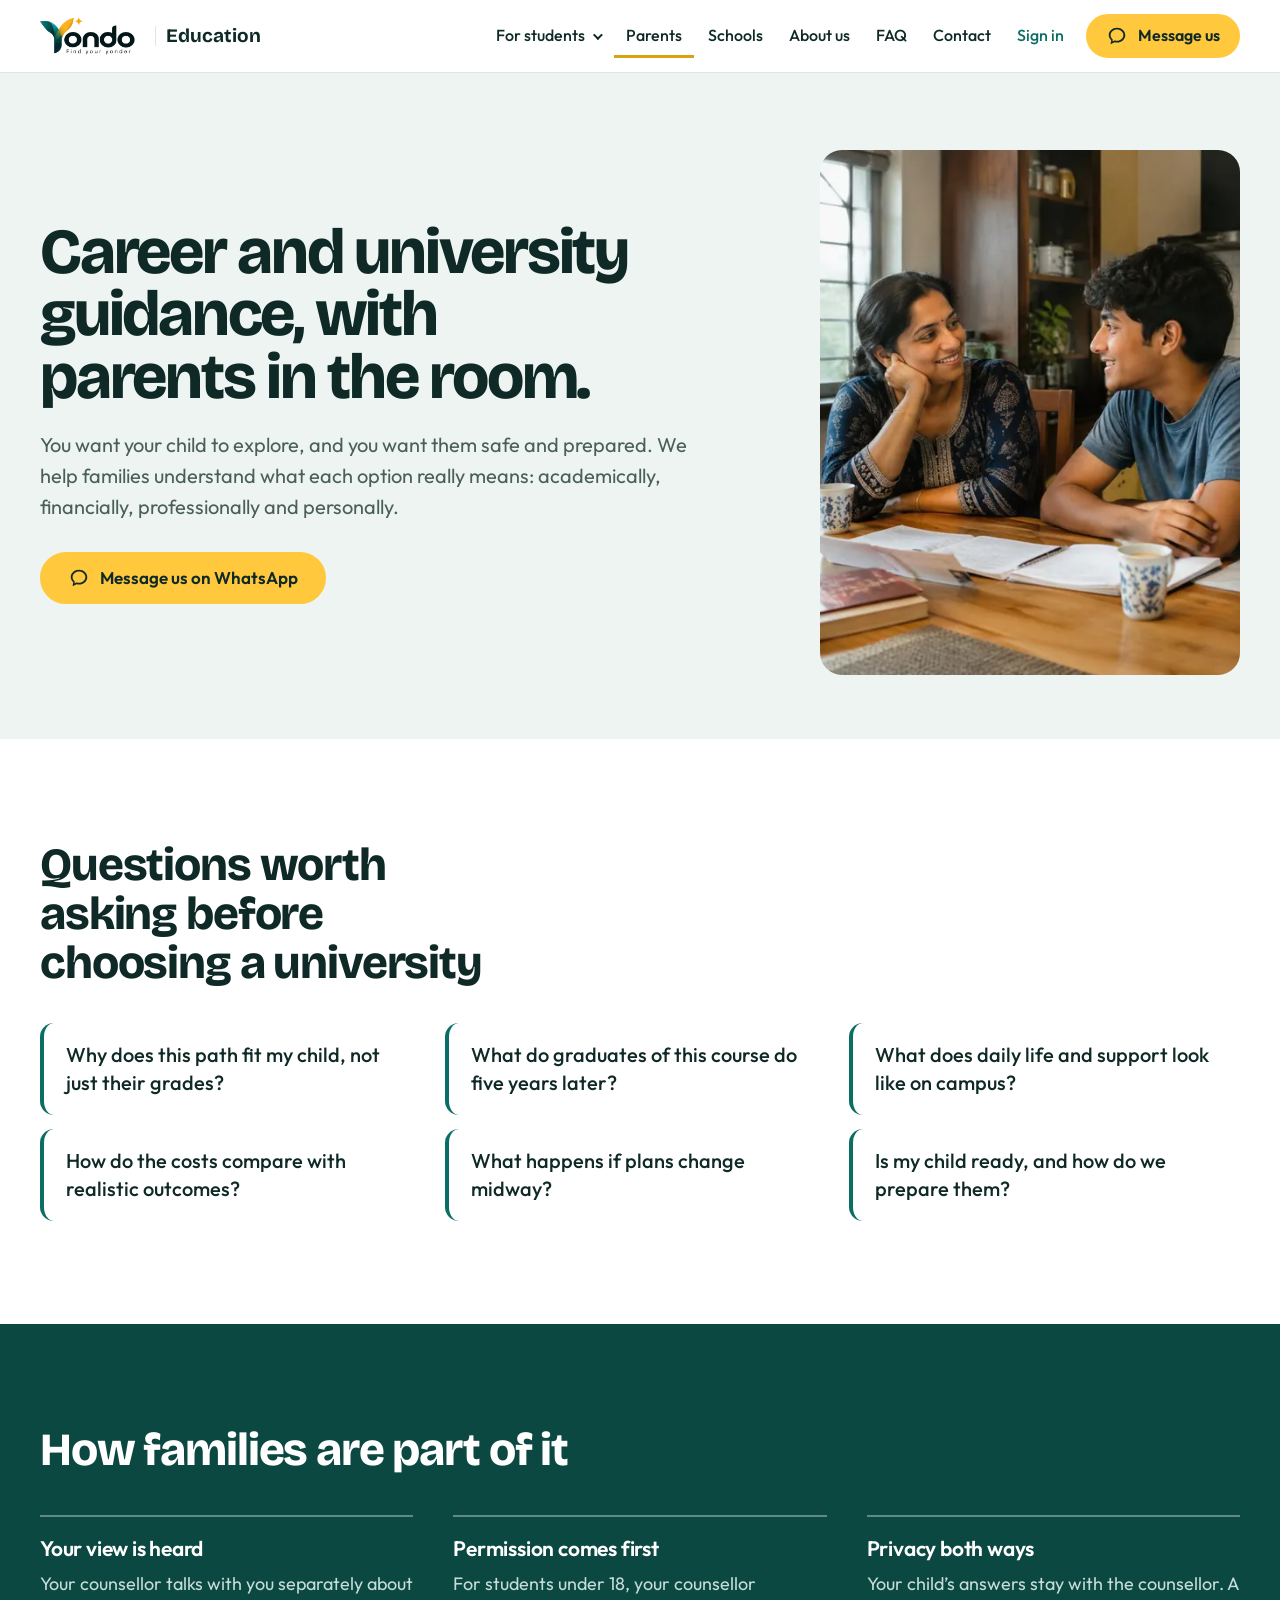
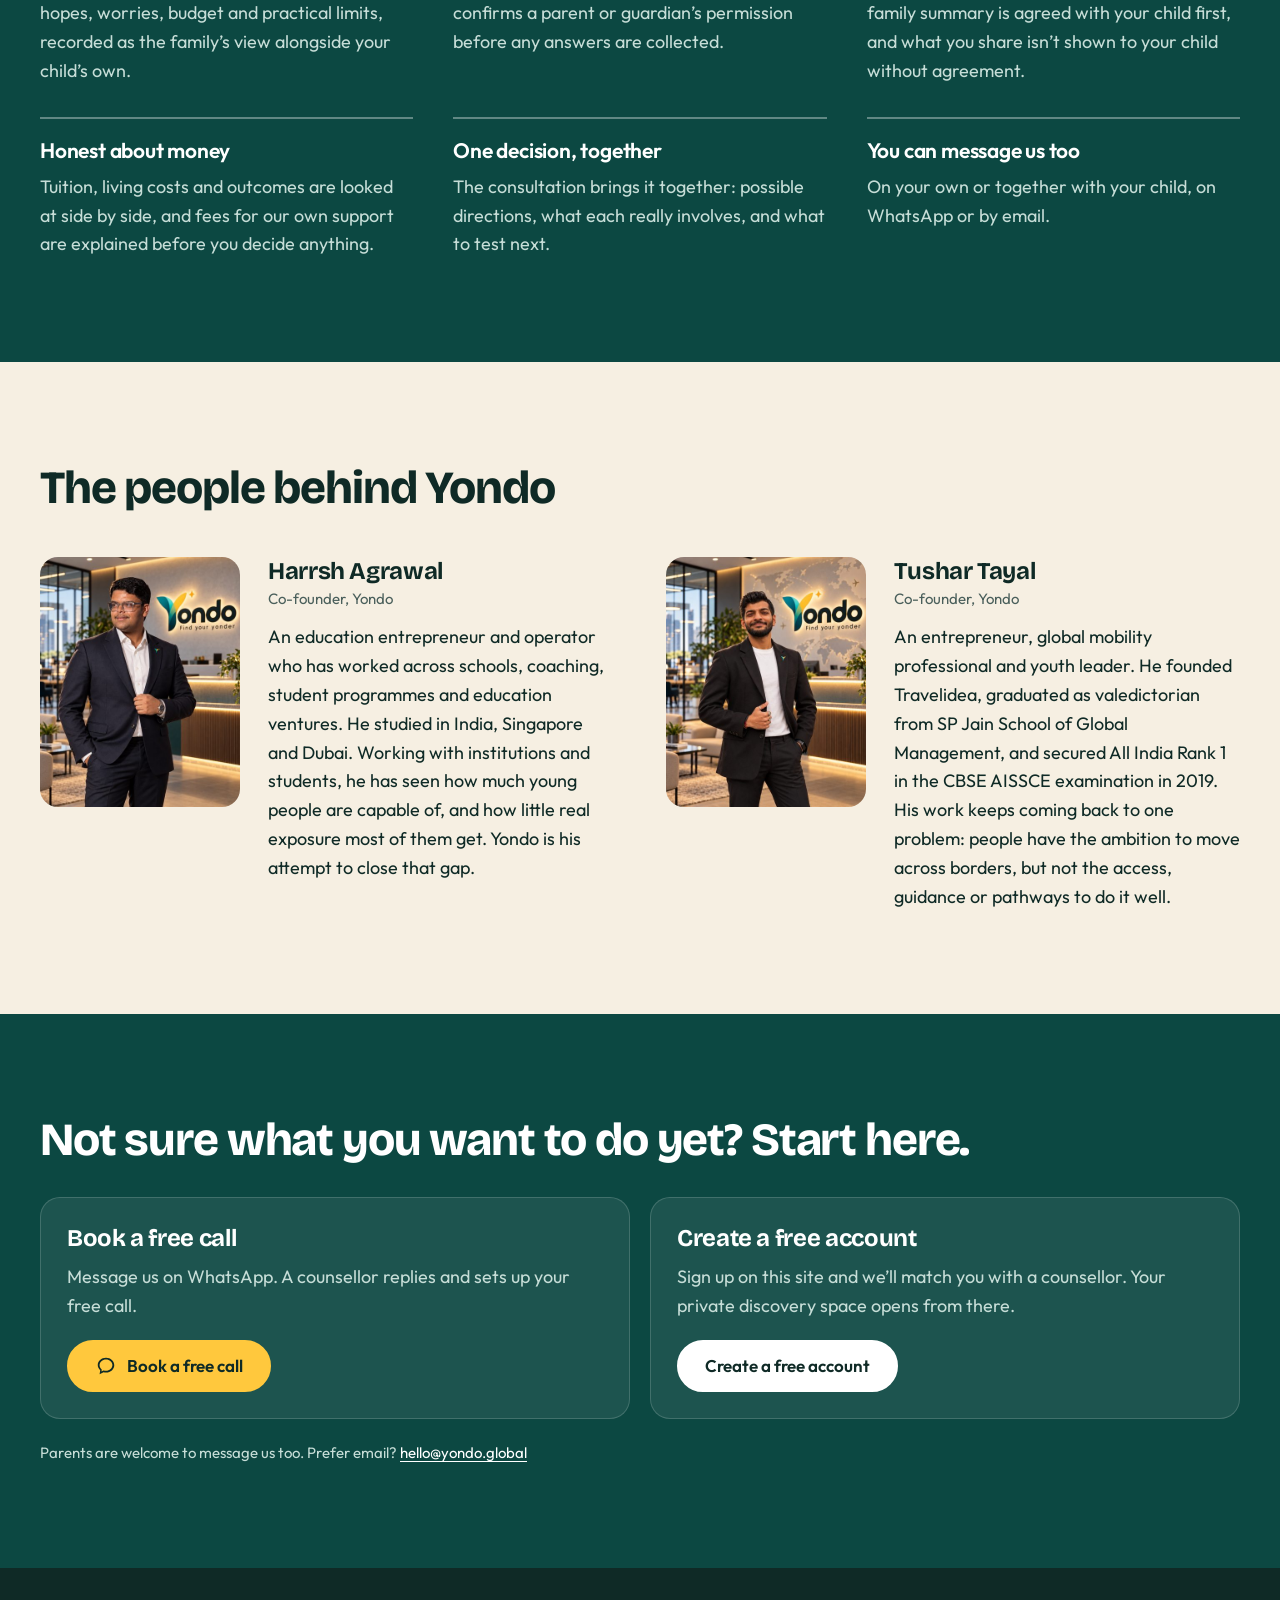
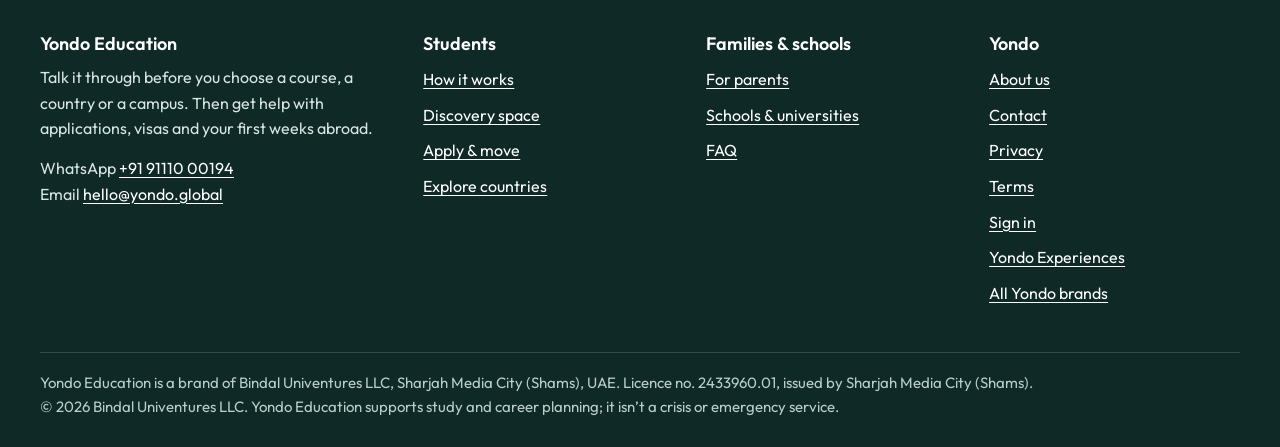
<file: parents/index.html>
<!DOCTYPE html>
<html lang="en">
<head>
<meta charset="utf-8">
<meta name="viewport" content="width=device-width, initial-scale=1">
<title>Career and university guidance for parents | Yondo Education</title>
<meta name="description" content="How Yondo Education works with parents: your view is heard, permission comes first for under-18s, and costs and outcomes are discussed honestly.">
<meta http-equiv="Content-Security-Policy" content="default-src 'self'; img-src 'self' data: https://qutniscdrelryowbkpdl.supabase.co; style-src 'self' 'unsafe-inline'; font-src 'self'; script-src 'self'; connect-src 'none'; base-uri 'none'; form-action 'none'; object-src 'none'">
<meta name="robots" content="index, follow, max-image-preview:large">
<meta name="referrer" content="strict-origin-when-cross-origin">
<meta name="theme-color" content="#0d4a44">
<link rel="canonical" href="https://education.yondo.global/parents/">
<link rel="icon" href="/favicon.ico" sizes="32x32">
<link rel="icon" href="/assets/mark-180.png" type="image/png">
<link rel="apple-touch-icon" href="/assets/mark-180.png">
<meta property="og:type" content="website">
<meta property="og:site_name" content="Yondo Education">
<meta property="og:locale" content="en_GB">
<meta property="og:title" content="Career and university guidance for parents | Yondo Education">
<meta property="og:description" content="How Yondo Education works with parents: your view is heard, permission comes first for under-18s, and costs and outcomes are discussed honestly.">
<meta property="og:url" content="https://education.yondo.global/parents/">
<meta property="og:image" content="https://education.yondo.global/assets/og.jpg">
<meta property="og:image:width" content="1200">
<meta property="og:image:height" content="630">
<meta property="og:image:alt" content="A student looking out over a city at sunrise, beside the words: Know what you want to do before you choose where to study.">
<meta name="twitter:card" content="summary_large_image">
<meta name="twitter:title" content="Career and university guidance for parents | Yondo Education">
<meta name="twitter:description" content="How Yondo Education works with parents: your view is heard, permission comes first for under-18s, and costs and outcomes are discussed honestly.">
<meta name="twitter:image" content="https://education.yondo.global/assets/og.jpg">
<link rel="preload" href="/assets/outfit-latin-wght-normal.woff2" as="font" type="font/woff2" crossorigin>
<link rel="preload" href="/assets/bricolage-latin-opsz.woff2" as="font" type="font/woff2" crossorigin>
<link rel="stylesheet" href="/assets/edu.css?v=b74b45e709">
<script src="/assets/nav.js" defer></script>
<script type="application/ld+json">{"@context":"https://schema.org","@graph":[{"@type":"WebPage","@id":"https://education.yondo.global/parents/#webpage","url":"https://education.yondo.global/parents/","name":"Career and university guidance for parents | Yondo Education","isPartOf":{"@id":"https://education.yondo.global/#website"},"about":{"@id":"https://education.yondo.global/#organization"},"inLanguage":"en"},{"@type":"BreadcrumbList","itemListElement":[{"@type":"ListItem","position":1,"name":"Yondo Education","item":"https://education.yondo.global/"},{"@type":"ListItem","position":2,"name":"Career and university guidance for parents","item":"https://education.yondo.global/parents/"}]}]}</script>
<script src="/assets/v.js" data-site="education" defer></script>
</head>
<body>
<a class="skip" href="#main">Skip to content</a>
<header class="top">
  <div class="wrap">
    <a class="brand" href="/"><img src="/assets/logo-full.png" width="760" height="275" alt="Yondo"><span>Education</span></a>
    <nav class="nav" aria-label="Main">
      <details class="dd"><summary>For students</summary><div class="dd-panel"><a href="/how-it-works/"><strong>How it works</strong><span>Every step, from your first message to your first week abroad</span></a><a href="/discovery-space/"><strong>Discovery space</strong><span>Your private space: short questions, one card at a time</span></a><a href="/apply-and-move/"><strong>Apply &amp; move</strong><span>Applications, visas, flights and settling in</span></a><a href="/explore/"><strong>Explore countries</strong><span>What each place is really like to learn and live in</span></a>
        <p class="dd-foot">The first conversation is free. <a href="/contact/">Talk to us</a></p></div></details>
      <a class="top-link" aria-current="page" href="/parents/">Parents</a><a class="top-link" href="/schools/">Schools</a><a class="top-link" href="/about/">About us</a><a class="top-link" href="/faq/">FAQ</a><a class="top-link" href="/contact/">Contact</a>
      <a class="signin" href="/portal/">Sign in</a>
      <a class="btn go" href="https://wa.me/919111000194?text=Hi%20Yondo%20Education%21%20I%27d%20like%20to%20book%20a%20free%20call.%0AI%27m%20a%3A%20student%20/%20parent%0AWhat%27s%20on%20my%20mind%3A%20"><svg viewBox="0 0 24 24" aria-hidden="true" focusable="false"><path fill="currentColor" d="M12 3C6.9 3 3 6.6 3 11c0 2.2 1 4.2 2.7 5.6L5 21l4.3-2.2c.9.2 1.8.3 2.7.3 5.1 0 9-3.6 9-8s-3.9-8.1-9-8.1zm0 14.3c-.8 0-1.6-.1-2.4-.3l-.5-.1-2 1 .3-2-.4-.3C5.7 14.5 5 12.8 5 11c0-3.3 3.1-6.1 7-6.1s7 2.8 7 6.1-3.1 6.3-7 6.3z"/></svg><span>Message us</span></a>
    </nav>
  </div>
</header>
<main id="main">
<section class="head"><div class="wrap head-in has-photo">
  <div class="head-text"><h1>Career and university guidance, with parents in the room.</h1>
  <p class="lead">You want your child to explore, and you want them safe and prepared. We help families understand what each option really means: academically, financially, professionally and personally.</p><div class="actions"><a class="btn go" href="https://wa.me/919111000194?text=Hi%20Yondo%20Education%21%20I%27d%20like%20to%20book%20a%20free%20call.%0AI%27m%20a%3A%20student%20/%20parent%0AWhat%27s%20on%20my%20mind%3A%20"><svg viewBox="0 0 24 24" aria-hidden="true" focusable="false"><path fill="currentColor" d="M12 3C6.9 3 3 6.6 3 11c0 2.2 1 4.2 2.7 5.6L5 21l4.3-2.2c.9.2 1.8.3 2.7.3 5.1 0 9-3.6 9-8s-3.9-8.1-9-8.1zm0 14.3c-.8 0-1.6-.1-2.4-.3l-.5-.1-2 1 .3-2-.4-.3C5.7 14.5 5 12.8 5 11c0-3.3 3.1-6.1 7-6.1s7 2.8 7 6.1-3.1 6.3-7 6.3z"/></svg><span>Message us on WhatsApp</span></a></div></div>
  <div class="head-photo"><img class="photo" src="/assets/photo-family-900.webp" srcset="/assets/photo-family-480.webp 480w, /assets/photo-family-900.webp 900w" sizes="(max-width: 860px) 100vw, 420px" width="900" height="1125" alt="A mother and her teenage son talking over papers at a table" loading="eager" decoding="async"></div>
</div></section>

<section class="sec plain"><div class="wrap">
  <h2>Questions worth asking before choosing a university</h2>
  <ul class="qgrid"><li>Why does this path fit my child, not just their grades?</li><li>What do graduates of this course do five years later?</li><li>What does daily life and support look like on campus?</li><li>How do the costs compare with realistic outcomes?</li><li>What happens if plans change midway?</li><li>Is my child ready, and how do we prepare them?</li></ul>
</div></section>
<section class="sec deep"><div class="wrap">
  <h2>How families are part of it</h2>
  <ul class="items"><li><h3>Your view is heard</h3><p>Your counsellor talks with you separately about hopes, worries, budget and practical limits, recorded as the family’s view alongside your child’s own.</p></li><li><h3>Permission comes first</h3><p>For students under 18, your counsellor confirms a parent or guardian’s permission before any answers are collected.</p></li><li><h3>Privacy both ways</h3><p>Your child’s answers stay with the counsellor. A family summary is agreed with your child first, and what you share isn’t shown to your child without agreement.</p></li><li><h3>Honest about money</h3><p>Tuition, living costs and outcomes are looked at side by side, and fees for our own support are explained before you decide anything.</p></li><li><h3>One decision, together</h3><p>The consultation brings it together: possible directions, what each really involves, and what to test next.</p></li><li><h3>You can message us too</h3><p>On your own or together with your child, on WhatsApp or by email.</p></li></ul>
</div></section>
<section class="sec sun"><div class="wrap">
  <h2>The people behind Yondo</h2>
  <div class="team">
  <div class="person">
    <img src="/assets/team-harrsh-agrawal-480.jpg" srcset="/assets/team-harrsh-agrawal-480.jpg 480w, /assets/team-harrsh-agrawal-800.jpg 800w" sizes="200px" width="480" height="600" alt="Harrsh Agrawal" loading="lazy">
    <div><h3>Harrsh Agrawal</h3><p class="role">Co-founder, Yondo</p>
    <p class="bio">An education entrepreneur and operator who has worked across schools, coaching, student programmes and education ventures. He studied in India, Singapore and Dubai. Working with institutions and students, he has seen how much young people are capable of, and how little real exposure most of them get. Yondo is his attempt to close that gap.</p></div>
  </div>
  <div class="person">
    <img src="/assets/team-tushar-tayal-480.jpg" srcset="/assets/team-tushar-tayal-480.jpg 480w, /assets/team-tushar-tayal-800.jpg 800w" sizes="200px" width="480" height="600" alt="Tushar Tayal" loading="lazy">
    <div><h3>Tushar Tayal</h3><p class="role">Co-founder, Yondo</p>
    <p class="bio">An entrepreneur, global mobility professional and youth leader. He founded Travelidea, graduated as valedictorian from SP Jain School of Global Management, and secured All India Rank 1 in the CBSE AISSCE examination in 2019. His work keeps coming back to one problem: people have the ambition to move across borders, but not the access, guidance or pathways to do it well.</p></div>
  </div>
</div>
</div></section>
<section class="close" aria-labelledby="close-h"><div class="wrap">
  <h2 id="close-h">Not sure what you want to do yet? Start here.</h2>
  <div class="ways">
    <div class="way"><h3>Book a free call</h3><p>Message us on WhatsApp. A counsellor replies and sets up your free call.</p><a class="btn go" href="https://wa.me/919111000194?text=Hi%20Yondo%20Education%21%20I%27d%20like%20to%20book%20a%20free%20call.%0AI%27m%20a%3A%20student%20/%20parent%0AWhat%27s%20on%20my%20mind%3A%20"><svg viewBox="0 0 24 24" aria-hidden="true" focusable="false"><path fill="currentColor" d="M12 3C6.9 3 3 6.6 3 11c0 2.2 1 4.2 2.7 5.6L5 21l4.3-2.2c.9.2 1.8.3 2.7.3 5.1 0 9-3.6 9-8s-3.9-8.1-9-8.1zm0 14.3c-.8 0-1.6-.1-2.4-.3l-.5-.1-2 1 .3-2-.4-.3C5.7 14.5 5 12.8 5 11c0-3.3 3.1-6.1 7-6.1s7 2.8 7 6.1-3.1 6.3-7 6.3z"/></svg><span>Book a free call</span></a></div>
    <div class="way"><h3>Create a free account</h3><p>Sign up on this site and we’ll match you with a counsellor. Your private discovery space opens from there.</p><a class="btn light" href="/portal/#/join">Create a free account</a></div>
  </div>
  <p class="close-note">Parents are welcome to message us too. Prefer email? <a href="mailto:hello@yondo.global?subject=A%20free%20call">hello@yondo.global</a></p>
</div></section>
</main>
<footer class="foot">
  <div class="wrap">
    <div class="cols">
      <div>
        <h2>Yondo Education</h2>
        <p style="font-size:16px">Talk it through before you choose a course, a country or a campus. Then get help with applications, visas and your first weeks abroad.</p>
        <p style="font-size:16px;margin-top:14px">WhatsApp <a href="https://wa.me/919111000194?text=Hi%20Yondo%20Education%21%20I%27d%20like%20to%20book%20a%20free%20call.%0AI%27m%20a%3A%20student%20/%20parent%0AWhat%27s%20on%20my%20mind%3A%20">+91 91110 00194</a><br>Email <a href="mailto:hello@yondo.global">hello@yondo.global</a></p>
      </div>
      <div><h2>Students</h2><ul><li><a href="/how-it-works/">How it works</a></li><li><a href="/discovery-space/">Discovery space</a></li><li><a href="/apply-and-move/">Apply &amp; move</a></li><li><a href="/explore/">Explore countries</a></li></ul></div>
      <div><h2>Families &amp; schools</h2><ul><li><a href="/parents/">For parents</a></li><li><a href="/schools/">Schools &amp; universities</a></li><li><a href="/faq/">FAQ</a></li></ul></div>
      <div><h2>Yondo</h2><ul><li><a href="/about/">About us</a></li><li><a href="/contact/">Contact</a></li><li><a href="/privacy/">Privacy</a></li><li><a href="/terms/">Terms</a></li><li><a href="/portal/">Sign in</a></li><li><a href="https://experiences.yondo.global/">Yondo Experiences</a></li><li><a href="https://yondo.global/">All Yondo brands</a></li></ul></div>
    </div>
    <p class="fine">Yondo Education is a brand of Bindal Univentures LLC, Sharjah Media City (Shams), UAE. Licence no. 2433960.01, issued by Sharjah Media City (Shams).<br>© 2026 Bindal Univentures LLC. Yondo Education supports study and career planning; it isn’t a crisis or emergency service.</p>
  </div>
</footer>
<nav class="tabbar" aria-label="Quick navigation">
  <a class="tab" href="/"><svg viewBox="0 0 24 24" aria-hidden="true" focusable="false"><path d="M3.5 11 12 4l8.5 7"/><path d="M5.5 9.8V20h4.8v-5.6h3.4V20h4.8V9.8"/></svg><span>Home</span></a>
  <a class="tab" href="/how-it-works/"><svg viewBox="0 0 24 24" aria-hidden="true" focusable="false"><circle cx="6" cy="18" r="2.4"/><circle cx="18" cy="6" r="2.4"/><path d="M8.4 18h6.1a3 3 0 0 0 0-6H9.5a3 3 0 0 1 0-6h6.1"/></svg><span>How it works</span></a>
  <a class="tab" aria-current="page" href="/parents/"><svg viewBox="0 0 24 24" aria-hidden="true" focusable="false"><circle cx="9" cy="8" r="3.1"/><path d="M3.2 20c.6-3.6 2.9-5.6 5.8-5.6s5.2 2 5.8 5.6"/><circle cx="17.2" cy="9.4" r="2.4"/><path d="M15.6 14.4c2.7-.4 4.7 1.2 5.3 4.6"/></svg><span>Parents</span></a>
  <a class="tab tab-chat" href="https://wa.me/919111000194?text=Hi%20Yondo%20Education%21%20I%27d%20like%20to%20book%20a%20free%20call.%0AI%27m%20a%3A%20student%20/%20parent%0AWhat%27s%20on%20my%20mind%3A%20"><svg viewBox="0 0 24 24" aria-hidden="true" focusable="false"><path fill="currentColor" d="M12 3C6.9 3 3 6.6 3 11c0 2.2 1 4.2 2.7 5.6L5 21l4.3-2.2c.9.2 1.8.3 2.7.3 5.1 0 9-3.6 9-8s-3.9-8.1-9-8.1zm0 14.3c-.8 0-1.6-.1-2.4-.3l-.5-.1-2 1 .3-2-.4-.3C5.7 14.5 5 12.8 5 11c0-3.3 3.1-6.1 7-6.1s7 2.8 7 6.1-3.1 6.3-7 6.3z"/></svg><span>Chat</span></a>
  <details class="more"><summary class="tab"><svg viewBox="0 0 24 24" aria-hidden="true" focusable="false"><circle cx="5" cy="12" r="1.9" fill="currentColor" stroke="none"/><circle cx="12" cy="12" r="1.9" fill="currentColor" stroke="none"/><circle cx="19" cy="12" r="1.9" fill="currentColor" stroke="none"/></svg><span>More</span></summary>
    <div class="sheet"><div class="sheet-in">
      <p class="sheet-title">All pages</p>
      <div class="sh-actions"><a class="btn go" href="https://wa.me/919111000194?text=Hi%20Yondo%20Education%21%20I%27d%20like%20to%20book%20a%20free%20call.%0AI%27m%20a%3A%20student%20/%20parent%0AWhat%27s%20on%20my%20mind%3A%20"><svg viewBox="0 0 24 24" aria-hidden="true" focusable="false"><path fill="currentColor" d="M12 3C6.9 3 3 6.6 3 11c0 2.2 1 4.2 2.7 5.6L5 21l4.3-2.2c.9.2 1.8.3 2.7.3 5.1 0 9-3.6 9-8s-3.9-8.1-9-8.1zm0 14.3c-.8 0-1.6-.1-2.4-.3l-.5-.1-2 1 .3-2-.4-.3C5.7 14.5 5 12.8 5 11c0-3.3 3.1-6.1 7-6.1s7 2.8 7 6.1-3.1 6.3-7 6.3z"/></svg><span>Message us</span></a><a class="btn plain" href="/portal/">Sign in</a></div><div class="sh-group"><p class="sh-h">For students</p><a href="/how-it-works/"><strong>How it works</strong><span>Every step, from your first message to your first week abroad</span></a><a href="/discovery-space/"><strong>Discovery space</strong><span>Your private space: short questions, one card at a time</span></a><a href="/apply-and-move/"><strong>Apply &amp; move</strong><span>Applications, visas, flights and settling in</span></a><a href="/explore/"><strong>Explore countries</strong><span>What each place is really like to learn and live in</span></a></div><div class="sh-group"><p class="sh-h">For families and schools</p><a aria-current="page" href="/parents/"><strong>For parents</strong><span>How families are part of it</span></a><a href="/schools/"><strong>Schools &amp; universities</strong><span>Programmes and partnerships</span></a><a href="/faq/"><strong>FAQ</strong><span>Questions, answered</span></a></div><div class="sh-group"><p class="sh-h">Yondo Education</p><a href="/about/"><strong>About us</strong><span>The people behind Yondo</span></a><a href="/contact/"><strong>Contact</strong><span>WhatsApp and email</span></a></div>
      <p class="sh-note">The first conversation is free.</p>
    </div></div></details>
</nav>
</body>
</html>
</file>
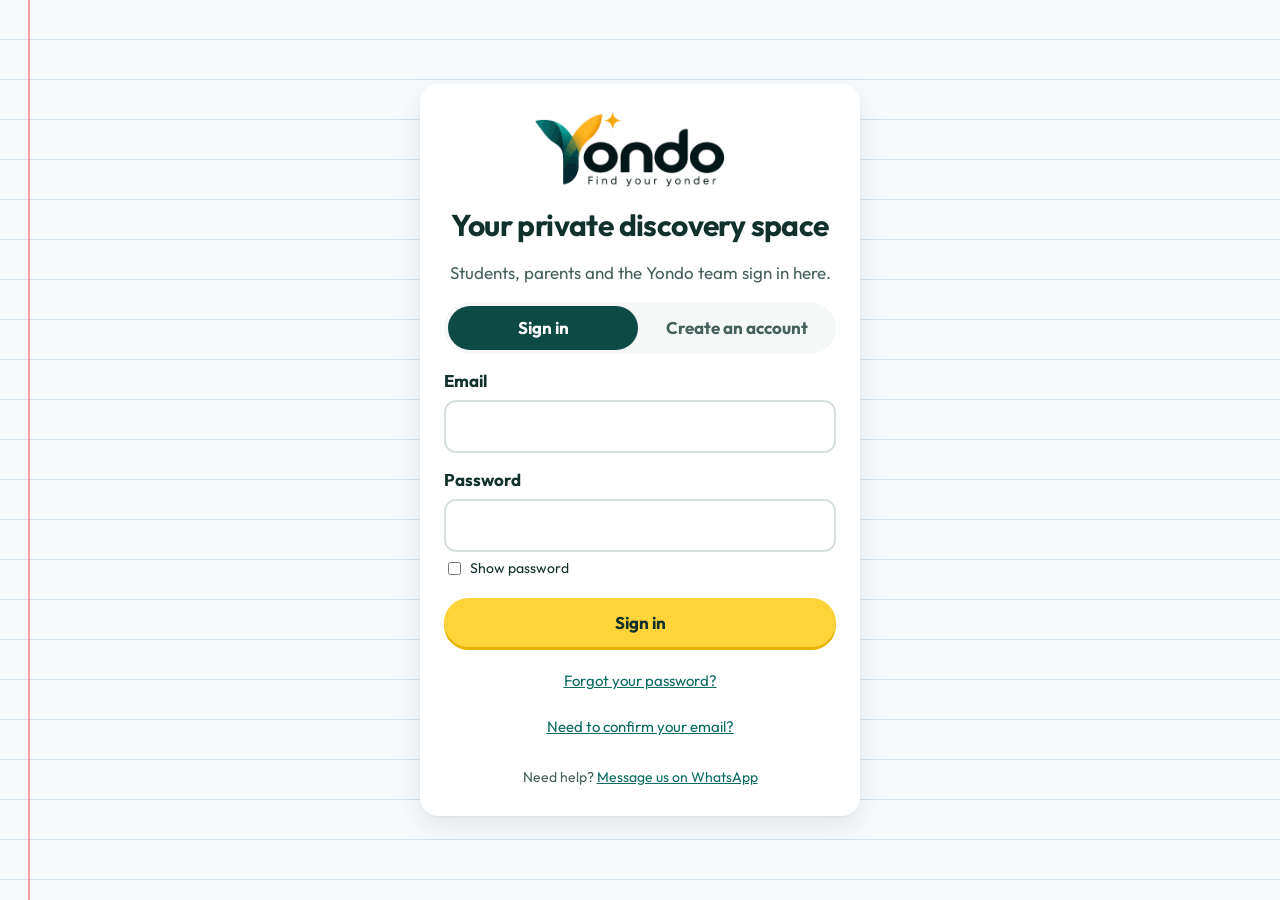
<file: portal/index.html>
<!DOCTYPE html>
<html lang="en-IN">
<head>
<meta charset="utf-8">
<meta name="viewport" content="width=device-width, initial-scale=1, viewport-fit=cover">
<meta name="robots" content="noindex, nofollow">
<meta name="referrer" content="no-referrer">
<meta http-equiv="Content-Security-Policy" content="default-src 'none'; script-src 'sha256-q/KoXNWVJXSQNs8ae3DgemVdSXvSOs+zvsOzI/A6rC8='; style-src 'unsafe-inline'; img-src data:; font-src data:; connect-src https://qutniscdrelryowbkpdl.supabase.co; base-uri 'none'; form-action 'none'; object-src 'none'">
<meta name="theme-color" content="#0d4a44">
<title>Yondo · Your private discovery space</title>
<style>@font-face{font-family:"Outfit";src:url("[data-uri]") format("woff2-variations");font-weight:100 900;font-display:swap}
@font-face{font-family:"Kalam";src:url("[data-uri]") format("woff2");font-weight:400;font-display:swap}
:root {
  /* Yondo Education colours: logo teal and highlighter yellow, notebook paper, ballpoint blue */
  --teal: #0a6b63; --teal-700: #0d4a44; --deep: #0d4a44; --ink: #12302c; --ink-2: #46605c; --sand: #f4f8f7; --sand-2: #e3ebe9;
  --sage: #e2f1eb; --sage-2: #c4e0d5; --yellow: #ffd43b; --yellow-2: #e6b400; --coral: #ee8a8a; --coral-ink: #8a3a22; --white: #fff;
  --pen: #2443b0; --sky: #e8edfb; --sun: #fff3cc; --peach: #ffe2d4; --rule: #d5e2ef;
  --line: #d6e0de; --focus: #2443b0; --danger: #a12a1b; --warn-bg: #fff6d6; --ok: #1d6b3a;
  --radius: 18px; --radius-s: 12px; --shadow: 0 1px 2px rgba(18,48,44,.06), 0 10px 26px rgba(18,48,44,.09);
  --font: "Outfit", ui-rounded, system-ui, -apple-system, "Segoe UI", Roboto, "Noto Sans", "Noto Sans Devanagari", "Noto Sans Bengali", sans-serif;
  --hand: "Kalam", "Comic Neue", cursive;
}
* { box-sizing: border-box; }
html { -webkit-text-size-adjust: 100%; }
body { margin: 0; background: var(--sand); color: var(--ink); font-family: var(--font); font-size: 17px; line-height: 1.5; }
img, svg { max-width: 100%; }
button, input, textarea, select { font: inherit; color: inherit; }
a { color: var(--teal); }
:focus-visible { outline: 3px solid var(--focus); outline-offset: 2px; border-radius: 6px; }
[hidden] { display: none !important; }
.sr-only { position: absolute; width: 1px; height: 1px; overflow: hidden; clip: rect(0 0 0 0); white-space: nowrap; }

.wrap { max-width: 680px; margin: 0 auto; padding: 0 16px 170px; }
.wrap.wide { max-width: 1080px; }
.topbar { position: sticky; top: 0; z-index: 20; background: #fff; border-bottom: 1px solid var(--line); }
.topbar-in { max-width: 1080px; margin: 0 auto; display: flex; align-items: center; gap: 12px; padding: 8px 16px; min-height: 56px; }
.topbar .logo { height: 30px; width: auto; }
.topbar .who { margin-left: auto; font-size: 14px; color: var(--ink-2); text-align: right; }
.menu-btn { border: 1px solid var(--line); background: var(--white); border-radius: 999px; padding: 8px 14px; min-height: 44px; cursor: pointer; }
.menu { position: absolute; right: 16px; top: 54px; background: var(--white); border-radius: var(--radius-s); box-shadow: var(--shadow); border: 1px solid var(--line); min-width: 230px; padding: 6px; }
.menu button { display: block; width: 100%; text-align: left; background: none; border: 0; padding: 12px 14px; border-radius: 10px; cursor: pointer; min-height: 44px; }
.menu button:hover { background: var(--sage); }

.preview-banner { background: var(--coral); color: #2b120a; text-align: center; font-size: 14px; padding: 6px 12px; font-weight: 600; }
.preview-tools { background: var(--ink); color: #fff; font-size: 13px; padding: 6px 12px; }
.preview-tools summary { cursor: pointer; font-weight: 700; padding: 4px 0; min-height: 32px; max-width: 1080px; margin: 0 auto; }
.preview-tools .row { display: flex; flex-wrap: wrap; gap: 6px; margin: 6px auto 0; max-width: 1080px; }
.preview-tools button { background: #ffffff1f; color: #fff; border: 1px solid #ffffff40; border-radius: 999px; padding: 6px 10px; cursor: pointer; min-height: 36px; }
.preview-tools button[aria-pressed="true"] { background: var(--yellow); color: var(--ink); }

h1 { font-size: 30px; line-height: 1.15; margin: 20px 0 10px; letter-spacing: -.01em; }
h2 { font-size: 22px; line-height: 1.25; margin: 22px 0 8px; }
h3 { font-size: 18px; margin: 16px 0 6px; }
.eyebrow { font-size: 13px; letter-spacing: .08em; font-weight: 600; color: var(--teal); margin-top: 26px; }
.lead { font-size: 18px; color: var(--ink-2); }
.muted { color: var(--ink-2); }
.small { font-size: 14px; }

.panel { background: var(--white); border-radius: var(--radius); box-shadow: var(--shadow); padding: 20px; margin: 14px 0; }
.panel > :first-child { margin-top: 0; }
.panel > :last-child { margin-bottom: 0; }
.panel.sage { background: var(--sage); box-shadow: none; }
.panel.note { background: var(--warn-bg); box-shadow: none; border: 1px solid #f0d58a; }
.panel.danger { background: #fde9e4; box-shadow: none; border: 1px solid #f2b6a6; }
.stack > * + * { margin-top: 10px; }

.btn { display: inline-flex; align-items: center; justify-content: center; gap: 8px; min-height: 48px; padding: 10px 20px; border-radius: 999px; border: 2px solid transparent; cursor: pointer; font-weight: 700; text-decoration: none; }
.btn.primary { background: var(--yellow); color: var(--ink); box-shadow: 0 3px 0 var(--yellow-2); }
.btn.primary:hover { background: #ffdc5e; }
.btn.go { background: var(--yellow); color: var(--ink); box-shadow: 0 3px 0 var(--yellow-2); }
.btn.secondary { background: var(--white); color: var(--ink); border-color: var(--ink); }
.btn.ghost { background: transparent; color: var(--teal); padding: 10px 12px; }
.btn.warn { background: var(--white); color: var(--danger); border-color: var(--danger); }
.btn[disabled] { opacity: .5; cursor: not-allowed; }
.btn-row { display: flex; flex-wrap: wrap; gap: 10px; margin-top: 16px; }

/* gate */
.gate { min-height: 100vh; display: grid; place-items: center; padding: 24px 16px; background-color: #f7fafd;
  background-image: linear-gradient(to bottom, transparent 39px, var(--rule) 39px, var(--rule) 40px); background-size: 100% 40px; }
.gate::before { content: ""; position: fixed; top: 0; bottom: 0; left: 28px; width: 2px; background: var(--coral); opacity: .8; }
.gate .panel { max-width: 440px; width: 100%; padding: 28px 24px; }
.gate .logo { width: 210px; height: auto; display: block; margin: 0 auto 10px; }
label.fl { display: block; font-weight: 700; margin: 14px 0 6px; }
input.tx, textarea.tx { width: 100%; border: 2px solid var(--line); border-radius: var(--radius-s); background: #fff; padding: 12px 14px; min-height: 48px; }
textarea.tx { min-height: 110px; resize: vertical; line-height: 1.5; }
input.tx:focus, textarea.tx:focus { border-color: var(--teal); outline: none; box-shadow: 0 0 0 3px #075e5a33; }
input.tx.code-in { font-size: 1.5rem; letter-spacing: .3em; text-align: center; font-variant-numeric: tabular-nums; }
.tx[aria-invalid="true"] { border-color: var(--danger); }
.tx.muted-input { background: #f4f2ec; color: var(--ink-2); }

/* journey */
.milestones { display: flex; gap: 8px; margin: 8px 0 4px; flex-wrap: wrap; }
.milestones span { background: var(--white); border-radius: 999px; padding: 4px 12px; font-size: 13px; font-weight: 700; color: var(--teal); border: 1px solid var(--sage-2); }
.path { position: relative; margin-top: 10px; }
.path::before { content: ""; position: absolute; left: 31px; top: 30px; bottom: 30px; border-left: 3px dotted var(--sage-2); }
.stage-label { margin: 26px 0 6px 74px; font-size: 13px; font-weight: 800; letter-spacing: .12em; color: var(--teal); text-transform: uppercase; }
.chapter { position: relative; display: grid; grid-template-columns: 64px 1fr; gap: 10px; align-items: start; margin: 12px 0; }
.stone { width: 64px; height: 64px; border-radius: 50%; display: grid; place-items: center; background: var(--white); border: 3px solid var(--sage-2); color: var(--teal); z-index: 1; }
.stone svg { width: 30px; height: 30px; }
.chapter.done .stone { background: var(--sage); border-color: var(--teal); }
.chapter.locked .stone { background: var(--sand-2); color: #8b8778; border-style: dashed; }
.chapter .panel { margin: 0; padding: 16px 18px; }
.chapter h3 { margin: 0 0 2px; }
.badge { display: inline-flex; align-items: center; gap: 6px; font-size: 13px; font-weight: 700; padding: 3px 10px; border-radius: 999px; background: var(--sand); color: var(--ink-2); border: 1px solid var(--line); }
.badge.ok { background: var(--sage); color: var(--teal); border-color: var(--sage-2); }
.badge.open { background: var(--warn-bg); color: #6b4b00; border-color: #f0d58a; }
.badge.lock { background: var(--sand-2); }
.badge.draft { background: #fff; color: var(--teal); border-color: var(--teal); }
.badge.test { background: var(--coral); color: #2b120a; border-color: var(--coral); }
.mini-dots { display: flex; gap: 4px; margin: 8px 0 2px; flex-wrap: wrap; }
.mini-dots i { width: 9px; height: 9px; border-radius: 50%; background: var(--sand-2); display: inline-block; }
.mini-dots i.on { background: var(--teal); }
.footer-note { text-align: center; color: var(--ink-2); font-size: 14px; margin: 30px 0; }

/* card player */
.player-head { display: flex; align-items: center; justify-content: space-between; gap: 8px; margin-top: 14px; flex-wrap: wrap; }
.dots { display: flex; gap: 6px; flex-wrap: wrap; margin: 10px 0; }
.dots button { width: 30px; height: 30px; border-radius: 50%; border: 2px solid var(--sage-2); background: var(--white); cursor: pointer; font-size: 12px; font-weight: 700; color: var(--ink-2); padding: 0; }
.dots button.touched { background: var(--yellow); border-color: var(--yellow-2); color: var(--ink); }
.dots button[aria-current="step"] { background: var(--deep); color: #fff; border-color: var(--deep); box-shadow: 0 0 0 3px var(--sage-2); }
.qcard { background: var(--white); border-radius: 16px; box-shadow: var(--shadow); padding: 20px 20px 22px; margin-top: 10px; position: relative; overflow: hidden; border-top: 5px solid var(--coral); }
.qcard .cid { display: flex; gap: 8px; flex-wrap: wrap; min-height: 4px; }
.qcard h2 { margin-top: 2px; position: relative; z-index: 1; padding-right: 40px; }
.qcard .prompt { font-size: 18px; margin: 4px 0 14px; position: relative; z-index: 1; }
.field { border-top: 1px solid var(--sand-2); padding: 14px 0 10px; }
.field:first-of-type { border-top: 0; }
.field > .flabel { display: flex; justify-content: space-between; gap: 8px; align-items: baseline; font-weight: 700; margin-bottom: 8px; }
.opt-tag { font-size: 12px; font-weight: 700; color: var(--ink-2); background: var(--sand); border-radius: 999px; padding: 2px 8px; white-space: nowrap; }
.choices { display: flex; flex-wrap: wrap; gap: 8px; border: 0; padding: 0; margin: 0; }
.choice { position: relative; }
.choice input { position: absolute; opacity: 0; width: 1px; height: 1px; }
.choice span { display: inline-flex; align-items: center; min-height: 48px; padding: 10px 18px; border-radius: 14px; border: 2px solid var(--line); background: var(--white); cursor: pointer; font-weight: 500; transition: transform .12s, border-color .12s, background .12s; }
.choice span:hover { border-color: var(--ink); transform: translateY(-1px); }
.choice input:checked + span { background: var(--deep); color: #fff; border-color: var(--deep); }
.choice input:checked + span::before { content: "✓"; margin-right: 6px; font-weight: 800; }
.choice input:focus-visible + span { outline: 3px solid var(--focus); outline-offset: 2px; }
.choice input:disabled + span { opacity: .45; cursor: not-allowed; }
.hint { font-size: 14px; color: var(--ink-2); background: var(--sand); border-radius: var(--radius-s); padding: 8px 12px; margin: 0 0 10px; }
.err { color: var(--danger); font-size: 14px; font-weight: 600; margin-top: 6px; }
.helper { font-size: 14px; color: var(--teal); margin-top: 4px; font-weight: 600; }
.counter { font-size: 12px; color: var(--ink-2); text-align: right; }
.status-toggle { background: none; border: 0; color: var(--teal); font-size: 14px; padding: 8px 0; cursor: pointer; text-decoration: underline; min-height: 40px; }
.status-chips { display: flex; flex-wrap: wrap; gap: 6px; margin-top: 4px; }
.status-chips button { border: 1.5px dashed var(--line); background: var(--sand); border-radius: 999px; padding: 6px 12px; min-height: 40px; cursor: pointer; font-size: 14px; }
.status-chips button[aria-pressed="true"] { border-style: solid; border-color: var(--teal); background: var(--sage); color: var(--teal); font-weight: 700; }
.marked { display: flex; align-items: center; flex-wrap: wrap; gap: 8px; background: var(--sage); border-radius: var(--radius-s); padding: 8px 12px; margin-bottom: 8px; font-size: 15px; }
.marked button { margin-left: auto; }
.rows .row { border: 1.5px solid var(--sage-2); border-radius: var(--radius-s); padding: 6px 14px 10px; margin-bottom: 12px; background: #fcfbf7; }
.row-head { display: flex; justify-content: space-between; align-items: center; font-weight: 700; color: var(--teal); }
.row .field { padding: 10px 0 6px; }
.card-status { margin-top: 14px; padding-top: 12px; border-top: 2px dotted var(--sand-2); }
.card-help { font-size: 14px; color: var(--ink-2); margin-top: 12px; }
.navbar { position: fixed; left: 0; right: 0; bottom: 0; z-index: 30; background: rgba(255,255,255,.97); border-top: 1px solid var(--line); }
.navbar-in { max-width: 680px; margin: 0 auto; padding: 6px 12px calc(8px + env(safe-area-inset-bottom)); display: grid; grid-template-columns: auto 1fr; grid-template-areas: "state state" "back actions"; gap: 4px 8px; align-items: center; }
.navbar .btn { min-height: 46px; padding: 8px 14px; }
.nav-back { grid-area: back; }
.nav-actions { grid-area: actions; justify-self: end; display: flex; gap: 6px; }
#savestate { grid-area: state; }
.savestate { font-size: 13px; color: var(--ink-2); text-align: center; line-height: 1.3; }
.savestate.bad { color: var(--danger); font-weight: 700; }
.savestate.good { color: var(--ok); }
.savestate button { font-size: 13px; }

/* review */
.qa { border-top: 1px solid var(--sand-2); padding: 10px 0; }
.qa .q { font-weight: 700; }
.qa .a { white-space: pre-wrap; overflow-wrap: anywhere; }
.qa .st { font-style: italic; color: var(--ink-2); }
.rowblock { border-left: 3px solid var(--sage-2); padding-left: 10px; margin: 6px 0; }
.receipt { font-family: ui-monospace, SFMono-Regular, Menlo, Consolas, monospace; background: var(--sage); padding: 2px 8px; border-radius: 8px; overflow-wrap: anywhere; }
.celebrate { width: 84px; height: 84px; margin: 10px auto 0; display: block; }
@media (prefers-reduced-motion: no-preference) {
  .celebrate .spark { animation: twinkle 1.6s ease-in-out infinite; transform-origin: center; }
  .celebrate .spark:nth-child(2) { animation-delay: .4s; } .celebrate .spark:nth-child(3) { animation-delay: .8s; }
  @keyframes twinkle { 0%,100% { opacity: .35; transform: scale(.85); } 50% { opacity: 1; transform: scale(1.05); } }
  .qcard { animation: rise .25s ease-out; }
  @keyframes rise { from { opacity: 0; transform: translateY(6px); } to { opacity: 1; transform: none; } }
}
.tiles { display: grid; grid-template-columns: repeat(auto-fill, minmax(240px, 1fr)); gap: 12px; }
.tile { text-align: left; background: var(--white); border: 2px solid var(--line); border-radius: var(--radius); padding: 14px 16px; cursor: pointer; min-height: 44px; }
.tile[aria-pressed="true"] { border-color: var(--teal); background: var(--sage); }
.tile strong { display: block; margin-bottom: 4px; }

/* adviser */
.tabs { display: flex; gap: 6px; flex-wrap: wrap; margin: 16px 0 6px; }
.tabs button { border: 0; background: var(--white); border-radius: 999px; padding: 8px 16px; min-height: 44px; cursor: pointer; font-weight: 700; color: var(--ink-2); }
.tabs button[aria-selected="true"] { background: var(--teal); color: #fff; }
table.grid { width: 100%; border-collapse: collapse; font-size: 15px; }
table.grid th, table.grid td { text-align: left; padding: 8px 8px; border-bottom: 1px solid var(--sand-2); vertical-align: top; }
table.grid th { font-size: 13px; color: var(--ink-2); font-weight: 700; }
.table-scroll { overflow-x: auto; }
.kv { display: grid; grid-template-columns: minmax(130px, 34%) 1fr; gap: 4px 12px; font-size: 15px; }
.kv dt { color: var(--ink-2); }
.kv dd { margin: 0; overflow-wrap: anywhere; }
select.tx { width: 100%; border: 2px solid var(--line); border-radius: var(--radius-s); background: #fff; padding: 10px 12px; min-height: 48px; }
details.guide { background: var(--warn-bg); border-radius: var(--radius-s); padding: 8px 12px; margin-top: 8px; font-size: 14px; }
details.guide pre { white-space: pre-wrap; font-family: inherit; margin: 6px 0 0; }
.toast { position: fixed; left: 50%; transform: translateX(-50%); bottom: 90px; background: var(--ink); color: #fff; padding: 10px 18px; border-radius: 999px; z-index: 60; font-size: 15px; max-width: calc(100vw - 32px); }
@media (max-width: 420px) {
  body { font-size: 16px; }
  h1 { font-size: 26px; }
  .qcard { padding: 18px 14px; }
  .navbar .btn { padding: 8px 10px; font-size: 15px; }
  .kv { grid-template-columns: 1fr; }
}

/* ------------------------------------------------------------ play */
.hello { font-family: var(--hand); color: var(--pen); font-size: 24px; margin: 22px 0 0; line-height: 1.3; }
h1 { letter-spacing: -.02em; }
.howplay { list-style: none; padding: 0; margin: 18px 0; display: grid; grid-template-columns: repeat(2, minmax(0, 1fr)); gap: 10px; counter-reset: hp; }
.howplay li { background: var(--white); border-radius: var(--radius-s); padding: 14px; box-shadow: var(--shadow); display: grid; gap: 2px; }
.howplay .num { width: 32px; height: 32px; border-radius: 50%; background: var(--yellow); display: grid; place-items: center; font-weight: 700; margin-bottom: 6px; }
.howplay strong { font-size: 17px; }
.howplay span:last-child { font-size: 14px; color: var(--ink-2); }
@media (max-width: 420px) { .howplay { grid-template-columns: 1fr; } }

.hero-card { background: var(--deep); color: #e3efec; border-radius: 22px; padding: 22px 22px 24px; margin-top: 18px; }
.hero-card h1 { color: #fff; margin-top: 4px; }
.hero-card .lead { color: #c3dcd5; }
.hero-card .hello { color: #bccbff; margin-top: 0; }
.hero-card .btn.go { margin-top: 16px; }
.hero-card :focus-visible { outline-color: var(--yellow); }
.stats { display: grid; grid-template-columns: repeat(3, minmax(0, 1fr)); gap: 10px; margin: 16px 0 12px; }
.stat { background: rgba(255,255,255,.08); border-radius: 14px; padding: 12px; display: grid; }
.stat strong { font-size: 26px; line-height: 1.1; color: var(--yellow); font-weight: 700; }
.stat span { font-size: 13px; color: #c3dcd5; }
.small-stats { max-width: 420px; margin: 16px auto; grid-template-columns: 1fr 1fr; }
.small-stats .stat { background: var(--white); box-shadow: var(--shadow); text-align: center; }
.small-stats .stat strong { color: var(--teal); }
.small-stats .stat span { color: var(--ink-2); }
.meter { height: 10px; border-radius: 999px; background: var(--sand-2); overflow: hidden; }
.meter i { display: block; height: 100%; border-radius: 999px; background: var(--teal); transition: width .4s ease; }
.meter.big { height: 14px; background: rgba(255,255,255,.14); }
.meter.big i { background: var(--yellow); }
.sec-h { margin-top: 30px; }

.map { list-style: none; padding: 0; margin: 6px 0 0; position: relative; }
.map::before { content: ""; position: absolute; left: 31px; top: 30px; bottom: 30px; border-left: 3px dashed var(--sage-2); }
.stop { position: relative; display: grid; grid-template-columns: 64px 1fr; gap: 12px; align-items: start; margin: 14px 0; }
.stop .stone { position: relative; }
.stop-n { position: absolute; right: -4px; bottom: -4px; width: 24px; height: 24px; border-radius: 50%; background: var(--white); border: 2px solid var(--line); font-size: 12px; font-weight: 700; display: grid; place-items: center; color: var(--ink); }
.stop.done .stone { background: var(--yellow); border-color: var(--yellow-2); color: var(--ink); }
.stop.going .stone { border-color: var(--teal); border-style: solid; box-shadow: 0 0 0 5px var(--sage); }
.stop.is-next .panel { box-shadow: 0 0 0 2px var(--yellow), var(--shadow); }
.stop-meta { margin: 0; font-size: 13px; color: var(--ink-2); display: flex; align-items: center; gap: 8px; flex-wrap: wrap; }
.next-tag { background: var(--yellow); color: var(--ink); border-radius: 999px; padding: 1px 10px; font-weight: 700; font-size: 12px; }
.stop-row { display: flex; align-items: center; justify-content: space-between; gap: 8px; flex-wrap: wrap; margin-bottom: 8px; }
.wrap.wide .map, .wrap.wide .passport { max-width: 860px; }

.passport { list-style: none; padding: 0; margin: 14px 0 0; display: grid; grid-template-columns: repeat(auto-fill, minmax(140px, 1fr)); gap: 14px; }
.stamp { text-align: center; padding: 12px 8px 14px; border-radius: 16px; background: var(--white); box-shadow: var(--shadow); }
.stamp .seal { position: relative; width: 84px; height: 84px; margin: 0 auto 8px; color: #9aaba8; }
.stamp .seal .ring { position: absolute; inset: 0; width: 100%; height: 100%; }
.stamp .glyph { position: absolute; inset: 0; display: grid; place-items: center; }
.stamp .glyph svg { width: 30px; height: 30px; }
.stamp.got .seal { transform: rotate(-8deg); }
.stamp.got.sun .seal { color: #b88a00; background: radial-gradient(circle, var(--sun) 0 60%, transparent 61%); border-radius: 50%; }
.stamp.got.mint .seal { color: var(--teal); background: radial-gradient(circle, var(--sage) 0 60%, transparent 61%); border-radius: 50%; }
.stamp.got.sky .seal { color: var(--pen); background: radial-gradient(circle, var(--sky) 0 60%, transparent 61%); border-radius: 50%; }
.stamp.got.peach .seal { color: #b4482c; background: radial-gradient(circle, var(--peach) 0 60%, transparent 61%); border-radius: 50%; }
.stamp-t { font-weight: 700; margin: 0; font-size: 15px; }
.stamp-h { margin: 2px 0 0; font-size: 13px; color: var(--ink-2); line-height: 1.35; }
.stamp:not(.got) .stamp-t { color: var(--ink-2); }
.stamp.big { box-shadow: none; background: transparent; }
.stamp.big .seal { width: 120px; height: 120px; }
.stamp.big .glyph svg { width: 44px; height: 44px; }

.player-progress { display: grid; grid-template-columns: 1fr auto; gap: 10px; align-items: center; margin: 4px 0 2px; }
.clue-count { display: inline-flex; align-items: center; gap: 6px; font-size: 14px; color: var(--ink-2); font-weight: 600; white-space: nowrap; }
.clue-count svg { width: 18px; height: 18px; color: var(--yellow-2); }
.clue-count .n { font-size: 18px; color: var(--ink); }
.kind-chip, .opt-chip { font-size: 12px; font-weight: 700; letter-spacing: .02em; border-radius: 999px; padding: 3px 10px; }
.kind-chip { background: var(--sky); color: var(--pen); }
.kind-puzzle .kind-chip { background: var(--sun); color: #6b4b00; }
.kind-mission .kind-chip { background: var(--peach); color: #8a3a22; }
.opt-chip { background: var(--sand); color: var(--ink-2); }
.kind-puzzle .qcard { border-top-color: var(--yellow-2); }
.kind-mission .qcard { border-top-color: var(--teal); }
.puzzle-hero { width: 76px; height: 76px; border-radius: 22px; background: var(--sun); display: grid; place-items: center; color: #6b4b00; margin-top: 18px; }
.puzzle-hero svg { width: 40px; height: 40px; }
.cheer { text-align: center; font-family: var(--hand); color: var(--pen); font-size: 26px; margin: 0 0 6px; }
.new-stamps { text-align: center; margin: 8px 0 4px; }
.new-stamps h2 { font-size: 20px; }
.stamp-row { display: flex; justify-content: center; gap: 12px; flex-wrap: wrap; }
.tiles .tile { border-radius: 16px; transition: transform .12s, border-color .12s; }
.tiles .tile:hover { transform: translateY(-2px); border-color: var(--ink); }
.tile[aria-pressed="true"] { border-color: var(--deep); background: var(--sage); box-shadow: inset 0 0 0 1px var(--deep); }

.confetti { position: fixed; inset: 0; pointer-events: none; overflow: hidden; z-index: 50; }
.confetti i { position: absolute; top: -20px; left: var(--x); width: 9px; height: 14px; background: var(--c); border-radius: 2px; opacity: 0; transform: rotate(var(--r)) scale(var(--s)); }
@media (prefers-reduced-motion: no-preference) {
  .confetti i { animation: fall 1.8s cubic-bezier(.2,.6,.4,1) var(--d) forwards; }
  @keyframes fall { 0% { opacity: 1; transform: translateY(0) rotate(var(--r)) scale(var(--s)); } 100% { opacity: 0; transform: translateY(105vh) rotate(calc(var(--r) + 540deg)) scale(var(--s)); } }
  .clue-count.pop { animation: pop .5s ease; }
  @keyframes pop { 0% { transform: scale(1); } 40% { transform: scale(1.18); } 100% { transform: scale(1); } }
  .choice input:checked + span { animation: tap .22s ease; }
  @keyframes tap { 0% { transform: scale(.96); } 100% { transform: scale(1); } }
  .stamp.big .seal { animation: stampin .55s cubic-bezier(.2,.9,.3,1.3) both .2s; }
  @keyframes stampin { 0% { opacity: 0; transform: scale(1.8) rotate(-30deg); } 100% { opacity: 1; transform: scale(1) rotate(-8deg); } }
}
@media (prefers-reduced-motion: reduce) { .confetti { display: none; } .meter i { transition: none; } .choice span, .tiles .tile { transition: none; } }
@media (max-width: 520px) {
  .stats { gap: 6px; } .stat { padding: 10px 8px; } .stat strong { font-size: 22px; } .stat span { font-size: 12px; }
  .passport { grid-template-columns: repeat(2, minmax(0, 1fr)); }
}
.badge svg { width: 14px; height: 14px; flex: none; }
.stop .btn-row .btn { min-height: 44px; padding: 8px 16px; }
.stamp:not(.got) .glyph { opacity: .35; }
.journey-grid { display: grid; grid-template-columns: minmax(0, 1fr); gap: 8px 32px; align-items: start; }
@media (min-width: 980px) {
  .journey-grid { grid-template-columns: minmax(0, 1.5fr) minmax(0, 1fr); }
  .passport-col { position: sticky; top: 76px; }
  .passport-col .passport { grid-template-columns: repeat(3, minmax(0, 1fr)); gap: 10px; }
  .passport-col .stamp .seal { width: 64px; height: 64px; }
  .passport-col .stamp .glyph svg { width: 24px; height: 24px; }
  .passport-col .stamp-h { font-size: 12px; }
  .wrap.wide .map { max-width: none; }
}
.pick-count { font-weight: 700; color: var(--ink); background: var(--sun); border-radius: 999px; display: inline-block; padding: 6px 14px; margin: 6px 0 12px; }
.mission-ic { display: inline-grid; place-items: center; width: 34px; height: 34px; border-radius: 10px; background: var(--peach); color: #8a3a22; margin-bottom: 8px; }
.mission-ic svg { width: 20px; height: 20px; }
.tile[aria-pressed="true"] .mission-ic { background: var(--deep); color: #fff; }

/* ---------------------------------------------------------------- accounts (portal 2.1) */
.auth-tabs { display: grid; grid-template-columns: 1fr 1fr; gap: 4px; background: var(--sand); border-radius: 999px; padding: 4px; margin: 14px 0 8px; }
.auth-tabs button { border: 0; background: transparent; border-radius: 999px; min-height: 44px; font-weight: 700; color: var(--ink-2); cursor: pointer; }
.auth-tabs button[aria-selected="true"] { background: var(--deep); color: #fff; }
.auth-links { display: flex; flex-direction: column; align-items: center; gap: 2px; margin-top: 12px; }
.linkish { background: none; border: 0; color: var(--teal); text-decoration: underline; cursor: pointer; padding: 10px 6px; min-height: 44px; font-size: 15px; }
.field-wrap { margin-top: 2px; }
.steps-mini { padding-left: 22px; margin: 14px 0; }
.steps-mini li { margin: 6px 0; }
.form-grid { display: grid; grid-template-columns: repeat(auto-fit, minmax(220px, 1fr)); gap: 0 16px; }
.plain-fs { border: 0; padding: 0; margin: 12px 0 0; }
.plain-fs legend.fl { font-weight: 700; margin-bottom: 8px; }
.kv.compact { grid-template-columns: minmax(110px, 160px) 1fr; }
.req-tag { font-weight: 500; font-size: 13px; color: var(--coral-ink); background: var(--peach); border-radius: 999px; padding: 2px 8px; margin-left: 6px; }
.check-line { display: flex; gap: 10px; align-items: flex-start; margin-top: 14px; font-size: 15px; }
.check-line input { width: 22px; height: 22px; margin-top: 2px; flex: none; accent-color: var(--deep); }
.tiles.two { grid-template-columns: repeat(auto-fit, minmax(240px, 1fr)); margin: 18px 0; }
.tiles.two .tile { min-height: 120px; padding: 18px 20px; font-size: 18px; }
.progress-steps { list-style: none; padding: 0; margin: 22px 0; display: grid; gap: 10px; counter-reset: ps; }
.progress-steps li { counter-increment: ps; display: grid; grid-template-columns: 40px 1fr; grid-template-rows: auto auto; column-gap: 12px; align-items: center;
  background: var(--white); border-radius: var(--radius-s); padding: 12px 14px; box-shadow: var(--shadow); }
.progress-steps li::before { content: counter(ps); grid-row: span 2; width: 34px; height: 34px; border-radius: 50%; display: grid; place-items: center;
  font-weight: 700; background: var(--sand-2); color: var(--ink-2); }
.progress-steps li.done::before { content: "✓"; background: var(--deep); color: #fff; }
.progress-steps li.now::before { background: var(--yellow); color: var(--ink); }
.tabs .tab-link { display: inline-flex; align-items: center; text-decoration: none; background: var(--white); border-radius: 999px; padding: 8px 16px; min-height: 44px; font-weight: 700; color: var(--ink-2); }
.tabs .tab-link[aria-selected="true"] { background: var(--teal); color: #fff; }
.student-grid { list-style: none; padding: 0; margin: 16px 0; display: grid; grid-template-columns: repeat(auto-fill, minmax(260px, 1fr)); gap: 14px; }
.student-card { display: grid; gap: 8px; text-decoration: none; color: var(--ink); background: var(--white); border-radius: var(--radius); box-shadow: var(--shadow);
  padding: 18px; border-top: 5px solid var(--yellow); transition: transform .12s; min-height: 44px; }
.student-card:hover { transform: translateY(-2px); }
.sc-top { display: flex; gap: 8px; align-items: center; flex-wrap: wrap; }
.sc-name { font-size: 20px; }
.sc-status { font-size: 15px; font-weight: 600; }
.sc-status.wait { color: #6b4b00; }
.sc-status.ok { color: var(--ok); }
.badge.new { background: var(--deep); color: #fff; border-color: var(--deep); }
.signup-list { list-style: none; padding: 0; margin: 0; display: grid; gap: 14px; }
.signup { border: 2px solid var(--line); border-radius: var(--radius-s); padding: 14px 16px; }
.signup-head { display: flex; gap: 10px; align-items: center; flex-wrap: wrap; margin-bottom: 8px; }
.signup-head strong { font-size: 18px; }
.kv.compact { font-size: 14px; }
.req-tag { vertical-align: middle; }
.assign-row { display: flex; gap: 8px; align-items: center; flex-wrap: wrap; margin-top: 12px; }
.assign-row select.tx { flex: 1 1 220px; width: auto; }
table.grid tbody th { font-size: 15px; color: var(--ink); font-weight: 700; }
tr.muted { opacity: .65; }
.row-choices { margin-top: 10px; }
.add-team { margin-top: 14px; }
.plain-list { list-style: none; padding: 0; margin: 0 0 10px; }
.plain-list li { padding: 6px 0; border-bottom: 1px solid var(--sand-2); overflow-wrap: anywhere; }
h1[tabindex="-1"]:focus { outline: none; }
/* ---------------------------------------------------------------- 2.2 · clue cards that feel like a desk of notes */
.qcard { border-top: 0; border-radius: 22px; padding: 28px 24px 22px; margin-top: 22px; overflow: visible;
  box-shadow: 0 2px 0 #e3ebe8, 0 20px 44px rgba(18,48,44,.10); }
.qcard::before { content: ""; position: absolute; top: -13px; left: 34px; width: 112px; height: 26px; transform: rotate(-3deg);
  background: rgba(255, 212, 59, .78); border-radius: 3px; box-shadow: 0 1px 2px rgba(0,0,0,.08); }
.kind-puzzle .qcard::before { background: rgba(238, 138, 138, .7); }
.kind-mission .qcard::before { background: rgba(10, 107, 99, .4); }
.qcard-top { display: flex; justify-content: space-between; align-items: center; gap: 10px; flex-wrap: wrap; }
.qcard h2 { font-size: 26px; letter-spacing: -.015em; margin: 12px 0 10px; padding-right: 0; }
.qcard .prompt { font-family: var(--hand); font-size: 19px; line-height: 1.45; color: #1f2f6b; background: #fff6c9; margin: 0 0 18px;
  padding: 12px 16px 13px; border-radius: 3px 3px 16px 3px; transform: rotate(-.5deg); box-shadow: 0 7px 14px rgba(230,180,0,.16); }
.qprog { display: inline-flex; align-items: center; gap: 8px; font-size: 13px; font-weight: 700; color: var(--ink-2); }
.pips { display: inline-flex; gap: 4px; }
.pip { width: 18px; height: 7px; border-radius: 999px; background: var(--sand-2); transition: background .3s; }
.pip.on { background: var(--teal); }
.card-stamp { position: absolute; right: 16px; top: -17px; display: inline-flex; align-items: center; gap: 6px; background: var(--deep); color: #fff;
  font-weight: 700; font-size: 13px; padding: 6px 12px 6px 8px; border-radius: 999px; transform: rotate(3deg); box-shadow: 0 6px 14px rgba(13,74,68,.25); z-index: 2; }
.card-stamp svg { width: 16px; height: 16px; color: var(--yellow); }

.qcard .field { position: relative; border-top: 0; padding: 14px 16px 12px; margin: 10px -6px 0; border-radius: 16px; background: var(--sand);
  transition: background .2s, box-shadow .2s; }
.qcard .field:focus-within { background: #fff; box-shadow: 0 0 0 2px var(--sage-2), 0 10px 22px rgba(18,48,44,.08); }
.qcard .field[data-state="answered"] { background: #eef7f3; }
.qcard .field.sub { background: transparent; margin: 0; padding: 12px 0 8px; border-radius: 0; border-top: 1px dashed var(--sage-2); box-shadow: none; }
.qcard .field.sub:focus-within { background: transparent; box-shadow: none; }
.field > .flabel { justify-content: flex-start; align-items: center; gap: 10px; }
.ltext { flex: 1; font-size: 17px; line-height: 1.35; }
.qnum { position: relative; flex: none; width: 30px; height: 30px; border-radius: 50%; display: grid; place-items: center; background: #fff;
  border: 2px solid var(--sage-2); color: var(--teal); font-size: 14px; transition: background .25s, border-color .25s; }
.field[data-state="answered"] > .flabel .qnum { background: var(--teal); border-color: var(--teal); }
.field[data-state="marked"] > .flabel .qnum { background: var(--yellow); border-color: var(--yellow-2); }
.field[data-state="answered"] > .flabel .qnum b, .field[data-state="marked"] > .flabel .qnum b { visibility: hidden; }
.field[data-state="answered"] > .flabel .qnum::after, .field[data-state="marked"] > .flabel .qnum::after { content: ""; position: absolute; left: 8px; top: 8px;
  width: 11px; height: 6px; border-left: 2.5px solid #fff; border-bottom: 2.5px solid #fff; transform: rotate(-45deg); }
.field[data-state="marked"] > .flabel .qnum::after { border-color: var(--ink); }

.choices { gap: 10px; }
.choice span { gap: 10px; min-height: 50px; padding: 10px 18px 10px 14px; border-radius: 14px; font-weight: 600; box-shadow: 0 2px 0 var(--line); }
.choice span::before { content: ""; flex: none; width: 18px; height: 18px; border-radius: 50%; border: 2px solid #9fb3ae; background: #fff; transition: background .15s, border-color .15s; }
.choices.multi .choice span::before { border-radius: 5px; }
.choice input:checked + span { background: var(--deep); border-color: var(--deep); color: #fff; box-shadow: 0 2px 0 #072f2b; }
.choice input:checked + span::before { content: ""; margin-right: 0; border-color: var(--yellow); background: var(--yellow); box-shadow: inset 0 0 0 3px var(--deep); }
.choices.multi .choice input:checked + span::before { box-shadow: none; background: var(--yellow) url("data:image/svg+xml,%3Csvg xmlns='http://www.w3.org/2000/svg' viewBox='0 0 16 16'%3E%3Cpath d='M3.5 8.5l3 3 6-7' fill='none' stroke='%230d4a44' stroke-width='2.4' stroke-linecap='round' stroke-linejoin='round'/%3E%3C/svg%3E") center / 14px no-repeat; }

.paper-wrap { position: relative; }
textarea.tx.paper { background: #f3fbf7; border: 2px solid var(--sage-2); border-radius: 4px 16px 16px 16px; font-family: var(--hand); font-size: 20px;
  line-height: 1.55; color: #1f2f6b; min-height: 88px; padding: 12px 16px; }
textarea.tx.paper::placeholder { color: #7f9a94; }
textarea.tx.paper:focus { border-color: var(--teal); box-shadow: 0 0 0 3px rgba(10,107,99,.18); background: #fff; }
input.tx.num { max-width: 280px; font-size: 20px; font-weight: 600; letter-spacing: .01em; }

.not-sure { margin-top: 6px; }
.status-toggle { display: inline-flex; align-items: center; gap: 8px; text-decoration: none; font-weight: 600; color: var(--ink-2); border-radius: 999px; padding: 6px 10px 6px 2px; }
.status-toggle::before { content: "?"; width: 24px; height: 24px; border-radius: 50%; background: #fff; border: 1.5px solid var(--line); display: grid; place-items: center;
  font-size: 13px; font-weight: 800; color: var(--teal); }
.status-toggle:hover { color: var(--teal); }
.status-toggle[aria-expanded="true"]::before { background: var(--teal); color: #fff; border-color: var(--teal); }
.status-chips button { display: inline-flex; align-items: center; gap: 7px; border: 1.5px solid var(--line); background: #fff; color: var(--ink); font-weight: 600;
  transition: transform .12s, border-color .12s, background .12s; }
.status-chips button svg { width: 18px; height: 18px; color: var(--teal); flex: none; }
.status-chips button:hover { border-color: var(--ink); transform: translateY(-1px); }
.status-chips button[aria-pressed="true"] { background: var(--yellow); border-color: var(--yellow-2); color: var(--ink); }
.status-chips button[aria-pressed="true"] svg { color: var(--ink); }
.marked { background: var(--sun); border: 1.5px solid #f3d777; }
.marked > svg { width: 20px; height: 20px; color: #8a6400; flex: none; }

.card-status { margin-top: 20px; padding: 16px; border: 2px dashed var(--sage-2); border-radius: 18px; background: #fbfdfc; }
.cs-title { font-weight: 800; margin: 0 0 2px; font-size: 17px; }
.status-chips.big { display: grid; grid-template-columns: repeat(auto-fit, minmax(160px, 1fr)); gap: 8px; }
.status-chips.big button { min-height: 52px; justify-content: flex-start; padding: 8px 14px; border-radius: 14px; text-align: left; }

.rows .row { background: #fff; border: 2px solid var(--sage-2); border-left: 7px solid var(--yellow); border-radius: 14px; padding: 10px 16px 12px; }
.row-n { background: var(--sun); padding: 3px 12px; border-radius: 999px; color: #6b4b00; font-size: 14px; }
.btn.add-row { background: #fff; border: 2px dashed var(--teal); color: var(--teal); }
.btn.add-row:hover { background: var(--sage); }

.dots button.complete { background: var(--teal); border-color: var(--teal); color: #fff; }
.field.flash { animation: flash 1.8s ease; }
@keyframes flash { 0%, 100% { box-shadow: none; } 15%, 55% { box-shadow: 0 0 0 4px var(--yellow); } }
@media (prefers-reduced-motion: no-preference) {
  .card-stamp.in { animation: stampin2 .5s cubic-bezier(.2,.9,.3,1.3); }
  @keyframes stampin2 { 0% { opacity: 0; transform: scale(1.7) rotate(-14deg); } 100% { opacity: 1; transform: scale(1) rotate(3deg); } }
  .qnum { transition: background .25s, border-color .25s, transform .25s; }
  .field[data-state="answered"] > .flabel .qnum { animation: tick .35s ease; }
  @keyframes tick { 0% { transform: scale(.7); } 70% { transform: scale(1.12); } 100% { transform: scale(1); } }
}
@media (max-width: 420px) {
  .qcard { padding: 26px 14px 18px; }
  .qcard h2 { font-size: 23px; }
  .qcard .field { margin: 10px -4px 0; padding: 12px 12px 10px; }
  .status-chips.big { grid-template-columns: 1fr 1fr; }
}

/* review */
.panel.todo { background: #fff7de; border: 2px solid #f3d777; box-shadow: none; }
.todo-card { background: #fff; border-radius: 14px; padding: 8px 14px 4px; margin-top: 10px; }
.todo-card h3 { margin: 6px 0 4px; font-size: 16px; }
.todo-card ul { list-style: none; padding: 0; margin: 0; }
.todo-card li { display: flex; justify-content: space-between; align-items: center; gap: 10px; padding: 6px 0; border-top: 1px solid var(--sand-2); }
.todo-go { min-height: 40px; padding: 6px 12px; white-space: nowrap; }
.review-card .rc-head { display: flex; justify-content: space-between; align-items: center; gap: 8px; margin-bottom: 6px; }
.qa { display: grid; grid-template-columns: minmax(0, 2fr) minmax(0, 3fr); gap: 4px 18px; align-items: start; }
.qa .q { font-weight: 600; color: var(--ink-2); font-size: 15px; }
.qa .a { font-weight: 600; }
.qa .st { font-style: normal; }
.a-chip { display: inline-block; background: var(--sage); color: var(--deep); border-radius: 999px; padding: 3px 12px; margin: 0 6px 6px 0; font-weight: 700; font-size: 15px; }
.st-chip { display: inline-flex; align-items: center; gap: 6px; background: var(--sun); border-radius: 999px; padding: 3px 10px; font-weight: 700; color: #6b4b00; font-size: 14px; }
.st-chip svg { width: 16px; height: 16px; }
.rowblocks { display: grid; gap: 8px; }
.rowblock { border-left: 0; padding: 8px 12px; margin: 0; background: var(--sand); border-radius: 12px; }
.rowblock .qa { grid-template-columns: 1fr; gap: 0; padding: 6px 0; }
.rb-head { font-weight: 700; color: #6b4b00; font-size: 14px; }
@media (max-width: 560px) { .qa { grid-template-columns: 1fr; } }

/* counsellor workspace */
.counsellor-line { display: flex; align-items: center; gap: 10px; flex-wrap: wrap; background: #fff; border-radius: 14px; padding: 10px 14px; box-shadow: var(--shadow); margin: 10px 0 4px; }
.counsellor-line select.tx { max-width: 420px; }
.chapter-list { list-style: none; padding: 0; margin: 10px 0 0; display: grid; gap: 8px; }
.ch-row { display: flex; align-items: center; justify-content: space-between; gap: 12px; flex-wrap: wrap; padding: 12px 14px; border-radius: 14px;
  background: var(--sand); border: 2px solid transparent; }
.ch-row.is-open { background: #fff; border-color: var(--sage-2); }
.ch-main { display: grid; gap: 2px; min-width: 0; flex: 1 1 260px; }
.ch-actions { display: flex; align-items: center; gap: 6px; flex-wrap: wrap; }
.switch-wrap { display: inline-flex; align-items: center; gap: 8px; font-weight: 700; font-size: 14px; cursor: pointer; min-width: 112px; }
.switch { position: relative; flex: none; width: 54px; height: 32px; border-radius: 999px; border: 0; background: #a9bab6; cursor: pointer; padding: 0; transition: background .2s; }
.switch .knob { position: absolute; top: 4px; left: 4px; width: 24px; height: 24px; border-radius: 50%; background: #fff; box-shadow: 0 1px 3px rgba(0,0,0,.25); transition: transform .2s; }
.switch[aria-checked="true"] { background: var(--teal); }
.switch[aria-checked="true"] .knob { transform: translateX(22px); }
.switch[disabled] { opacity: .6; cursor: progress; }
.btn.small-btn { min-height: 40px; padding: 6px 14px; font-size: 14px; }
@media (prefers-reduced-motion: reduce) { .switch, .switch .knob, .pip { transition: none; } }
.row-head { flex-wrap: wrap; gap: 6px; }
.row-n, .row-head .btn { white-space: nowrap; }

/* ---------------------------------------------------------------- 2.3 admin command centre */
.cmd-band { background: var(--ink); color: #fff; border-radius: var(--radius); padding: 18px 20px 20px; margin: 18px 0 0;
  background-image: linear-gradient(rgba(255,255,255,.045) 1px, transparent 1px), linear-gradient(90deg, rgba(255,255,255,.045) 1px, transparent 1px);
  background-size: 22px 22px; }
.cmd-band-top { display: flex; flex-wrap: wrap; align-items: center; gap: 8px 16px; justify-content: space-between; }
.cmd-band h2 { margin: 0; font-size: 20px; letter-spacing: .01em; }
.cmd-live { margin: 0; display: flex; align-items: center; gap: 8px; font-size: 14px; color: #cfe3df; font-variant-numeric: tabular-nums; }
.cmd-live .pulse { width: 9px; height: 9px; border-radius: 50%; background: #5fe0a6; box-shadow: 0 0 0 0 rgba(95,224,166,.6); animation: cmdpulse 2.4s ease-out infinite; }
@keyframes cmdpulse { 0% { box-shadow: 0 0 0 0 rgba(95,224,166,.55); } 70% { box-shadow: 0 0 0 9px rgba(95,224,166,0); } 100% { box-shadow: 0 0 0 0 rgba(95,224,166,0); } }
.cmd-refresh { background: transparent; color: #fff; border: 1px solid #ffffff55; border-radius: 999px; padding: 4px 12px; min-height: 32px; cursor: pointer; font-size: 13px; }
.cmd-refresh:hover { background: #ffffff1a; }
.cmd-counters { list-style: none; margin: 14px 0 0; padding: 0; display: grid; grid-template-columns: repeat(5, minmax(0, 1fr)); gap: 1px; background: #ffffff22; border-radius: 12px; overflow: hidden; }
.cmd-counter { display: flex; flex-direction: column; gap: 2px; height: 100%; padding: 12px 14px; background: var(--ink); color: #fff; text-decoration: none; min-height: 76px; }
.cmd-counter:hover { background: #1b423d; }
.cmd-counter .n { font-size: 30px; font-weight: 700; line-height: 1.05; font-variant-numeric: tabular-nums; color: #fff; }
.cmd-counter.hot .n { color: var(--yellow); }
.cmd-counter .l { font-size: 13px; color: #cfe3df; line-height: 1.3; }
.cmd-nav { display: flex; gap: 4px; flex-wrap: wrap; margin: 14px 0 6px; border-bottom: 1px solid var(--line); }
.cmd-nav a { display: inline-flex; align-items: center; gap: 8px; padding: 10px 14px; min-height: 44px; text-decoration: none; color: var(--ink-2); font-weight: 700; border-bottom: 3px solid transparent; margin-bottom: -1px; }
.cmd-nav a[aria-current="page"] { color: var(--ink); border-bottom-color: var(--teal); }
.cmd-nav .cnt, .chip .cnt, .cmd-head .cnt { display: inline-block; min-width: 22px; padding: 0 7px; border-radius: 999px; background: var(--sand-2); color: var(--ink); font-size: 12px; font-weight: 700; text-align: center; line-height: 20px; font-variant-numeric: tabular-nums; }
.cmd-head .cnt.big { font-size: 14px; line-height: 26px; min-width: 30px; background: var(--yellow); }
.cmd-grid { display: grid; grid-template-columns: minmax(0, 1.45fr) minmax(0, 1fr); gap: 16px; align-items: start; }
.cmd-col > .panel { margin-top: 16px; }
.cmd-head { display: flex; align-items: center; gap: 10px; justify-content: space-between; flex-wrap: wrap; }
.cmd-head h2 { margin: 0; }
.att-list { list-style: none; margin: 12px 0 0; padding: 0; display: grid; gap: 8px; }
.att { display: grid; grid-template-columns: 6px minmax(0, 1fr) auto; gap: 12px; align-items: center; padding: 10px 12px 10px 0; border: 1px solid var(--line); border-radius: var(--radius-s); background: var(--white); overflow: hidden; }
.att-mark { align-self: stretch; background: var(--teal); }
.att[data-kind="signup"] .att-mark { background: var(--yellow-2); }
.att[data-kind="confirm_parent"] .att-mark, .att[data-kind="parent_missing"] .att-mark { background: var(--pen); }
.att[data-kind="idle"] .att-mark, .att[data-kind="not_signed_in"] .att-mark { background: var(--coral); }
.att-main { display: flex; flex-direction: column; min-width: 0; }
.att-main > span:first-of-type { font-size: 15px; }
.funnel, .load-list { list-style: none; margin: 10px 0 0; padding: 0; display: grid; gap: 12px; }
.funnel-row { display: flex; justify-content: space-between; gap: 10px; font-size: 15px; }
.funnel-row strong { font-variant-numeric: tabular-nums; }
.funnel-bar { height: 12px; border-radius: 4px; background: var(--sand-2); overflow: hidden; margin: 4px 0 2px; }
.funnel-bar i { display: block; height: 100%; min-width: 3px; background: linear-gradient(90deg, var(--teal), #13897e); border-radius: 4px; }
.funnel-bar.load i { background: var(--pen); }
.chip-row { display: flex; flex-wrap: wrap; gap: 6px; margin: 12px 0 8px; }
.chip { display: inline-flex; align-items: center; gap: 6px; border: 1px solid var(--line); background: var(--white); border-radius: 999px; padding: 6px 12px; min-height: 38px; cursor: pointer; font-size: 14px; color: var(--ink); }
.chip[aria-pressed="true"] { background: var(--ink); border-color: var(--ink); color: #fff; }
.chip[aria-pressed="true"] .cnt { background: #ffffff2e; color: #fff; }
.feed { list-style: none; margin: 4px 0 8px; padding: 0 0 0 4px; position: relative; }
.feed::before { content: ""; position: absolute; left: 8px; top: 6px; bottom: 6px; width: 2px; background: var(--sand-2); }
.feed li { display: grid; grid-template-columns: 18px minmax(0, 1fr) auto; gap: 10px; align-items: baseline; padding: 7px 0; font-size: 15px; position: relative; }
.feed .dot { width: 10px; height: 10px; border-radius: 50%; background: var(--teal); border: 2px solid var(--white); box-sizing: content-box; position: relative; top: 1px; }
.feed li[data-kind="signup"] .dot { background: var(--yellow-2); }
.feed li[data-kind="parent"] .dot, .feed li[data-kind="joined"] .dot { background: var(--pen); }
.feed li[data-kind="matched"] .dot, .feed li[data-kind="counsellor"] .dot, .feed li[data-kind="chapter"] .dot { background: var(--ink-2); }
.feed time { font-size: 13px; color: var(--ink-2); white-space: nowrap; font-variant-numeric: tabular-nums; }
.feed-t a { color: var(--ink); text-decoration-color: var(--line); }
.finder { display: grid; grid-template-columns: minmax(0, 2fr) minmax(0, 1fr) minmax(0, 1fr); gap: 12px; margin-top: 12px; }
.finder label { display: block; font-weight: 700; font-size: 14px; margin-bottom: 4px; }
.finder .small { display: block; margin-top: 4px; }
.meter.thin { height: 6px; margin-top: 4px; min-width: 70px; }
.row-actions { display: flex; flex-wrap: wrap; gap: 6px; }
.parent-list li { padding: 8px 0; border-bottom: 1px dashed var(--line); }
.parent-row { display: flex; flex-wrap: wrap; gap: 8px; align-items: center; justify-content: space-between; }
.invite-send { margin: 10px 0 4px; padding: 12px; border-radius: var(--radius-s); background: var(--sky); }
.invite-text { white-space: pre-wrap; font-family: var(--font); font-size: 14px; background: var(--white); border: 1px solid var(--rule); border-radius: 10px; padding: 10px 12px; margin: 8px 0 0; }
@media (max-width: 900px) { .cmd-grid { grid-template-columns: minmax(0, 1fr); gap: 0; } .cmd-counters { grid-template-columns: repeat(3, minmax(0, 1fr)); } }
@media (max-width: 560px) { .cmd-counters { grid-template-columns: repeat(2, minmax(0, 1fr)); } .cmd-counters li:last-child:nth-child(odd) { grid-column: span 2; } .finder { grid-template-columns: minmax(0, 1fr); }
  .att { grid-template-columns: 6px minmax(0, 1fr); } .att > .btn { grid-column: 2; justify-self: start; } .cmd-counter .n { font-size: 26px; } }
@media (prefers-reduced-motion: reduce) { .cmd-live .pulse { animation: none; } }

/* ---------------------------------------------------------------- 2.4 alerts */
.chan-grid { display: grid; grid-template-columns: repeat(2, minmax(0, 1fr)); gap: 10px; margin: 12px 0; }
.chan { display: grid; grid-template-columns: 12px minmax(0, 1fr); gap: 10px; align-items: start; padding: 12px; border: 1px solid var(--line); border-radius: var(--radius-s); background: var(--white); }
.chan > div { display: flex; flex-direction: column; gap: 2px; }
.chan-dot { width: 10px; height: 10px; border-radius: 50%; background: var(--coral); margin-top: 7px; }
.chan[data-ok="true"] .chan-dot { background: #1fa36b; }
.pause-row { display: inline-flex; align-items: center; gap: 8px; font-size: 14px; font-weight: 700; }
.email-row { display: grid; grid-template-columns: auto minmax(0, 1fr) auto; gap: 8px; align-items: center; margin-top: 12px; }
.email-row label { font-weight: 700; font-size: 14px; }
.setup { margin-top: 14px; }
.setup summary { cursor: pointer; font-weight: 700; min-height: 32px; }
.setup ol { margin: 8px 0 0; padding-left: 22px; font-size: 15px; }
.setup li { margin: 6px 0; }
.route-table td { width: 92px; }
.route-group th { background: var(--sand); font-size: 13px; color: var(--ink-2); padding-top: 10px; }
.vis-list { list-style: none; margin: 8px 0; padding: 0; display: grid; grid-template-columns: repeat(2, minmax(0, 1fr)); gap: 8px; }
.vis-list li { display: flex; flex-direction: column; padding: 10px 12px; border-radius: var(--radius-s); background: var(--sand); }
.vis-list strong { font-size: 26px; font-variant-numeric: tabular-nums; }
.alert-log .feed-t { display: flex; flex-direction: column; }
.alert-err { color: var(--danger); }
@media (max-width: 560px) { .chan-grid { grid-template-columns: minmax(0, 1fr); } .email-row { grid-template-columns: minmax(0, 1fr); } }
</style>
</head>
<body>
<div id="app"><noscript><p style="padding:24px">Please turn on JavaScript to open your private discovery space.</p></noscript></div>
<script>(function(){'use strict';
/* Shared rules: the same semantics as db/02_logic.sql.
 * Used for inline guidance in the browser and by the synthetic preview backend.
 * The server re-validates everything; nothing here is trusted on its own. */

class ApiError extends Error {
  constructor(status, reason, detail, hint) { super(reason); this.status = status; this.reason = reason; this.detail = detail; this.hint = hint; }
}

const STATUSES = ['answered', 'unknown', 'not_tried', 'discuss_privately', 'skip_for_now'];
const OPEN_STATUSES = ['unknown', 'not_tried', 'discuss_privately', 'skip_for_now'];

function clone(x) { return x === undefined ? undefined : JSON.parse(JSON.stringify(x)); }
function isObj(x) { return x !== null && typeof x === 'object' && !Array.isArray(x); }
function jsonEq(a, b) { return JSON.stringify(a) === JSON.stringify(b); }
function labelOf(f) { return f.label || f.id; }
function isBlankText(s) { return s == null || String(s).replace(/[\s ​]+/g, '') === ''; }

function fieldVisible(f, siblings) {
  if (!f.show_if) return true;
  const s = siblings && siblings[f.show_if.field];
  return !!(s && s.status === 'answered' && jsonEq(s.value, f.show_if.equals));
}

function cardTouched(ca) {
  return isObj(ca) && Object.values(ca).some(v => isObj(v) && v.status);
}

function verr(path, code, message) { return [{ path, code, message }]; }

function validateValue(f, v, path) {
  const lbl = labelOf(f);
  const empty = `“${lbl}” is marked as answered but is empty. Add your answer, or choose another option such as “Skip for now”.`;
  if (v === undefined || v === null) return verr(path, 'empty_answer', empty);
  switch (f.type) {
    case 'long_text': {
      if (typeof v !== 'string') return verr(path, 'bad_type', `“${lbl}” should be text.`);
      if (isBlankText(v)) return verr(path, 'empty_answer', empty);
      const max = f.max_length || 8000;
      if ([...v].length > max) return verr(path, 'too_long', `“${lbl}” is longer than ${max} characters. Please shorten it a little.`);
      return [];
    }
    case 'number': {
      if (typeof v !== 'number' || !isFinite(v)) return verr(path, 'not_a_number', `“${lbl}” needs a number.`);
      if (('min' in f && v < f.min) || ('max' in f && v > f.max))
        return verr(path, 'out_of_range', `“${lbl}” must be between ${f.min ?? '…'} and ${f.max ?? '…'}.`);
      if ('exclusiveMinimum' in f && v <= f.exclusiveMinimum)
        return verr(path, 'out_of_range', `“${lbl}” must be more than ${f.exclusiveMinimum}.`);
      if (f.integer && !Number.isInteger(v)) return verr(path, 'not_integer', `“${lbl}” needs a whole number.`);
      return [];
    }
    case 'single_select':
      if (typeof v !== 'string' || !f.choices.includes(v)) return verr(path, 'invalid_choice', `Please choose one of the listed options for “${lbl}”.`);
      return [];
    case 'multi_select':
      if (!Array.isArray(v) || v.length === 0) return verr(path, 'empty_answer', `Choose at least one option for “${lbl}”, or choose another status.`);
      if (v.some(x => typeof x !== 'string' || !f.choices.includes(x))) return verr(path, 'invalid_choice', `Please choose only the listed options for “${lbl}”.`);
      if (new Set(v).size !== v.length) return verr(path, 'duplicate_choice', `An option is repeated in “${lbl}”.`);
      if (f.max_selected && v.length > f.max_selected) return verr(path, 'too_many', `Choose up to ${f.max_selected} options for “${lbl}”.`);
      return [];
    default:
      return verr(path, 'bad_type', `Unsupported field type for “${lbl}”.`);
  }
}

function validateField(f, a, path, mode) {
  const lbl = labelOf(f);
  if (a === undefined || a === null || !isObj(a) || !a.status) {
    if (a !== undefined && a !== null && !isObj(a)) return verr(path, 'bad_shape', `“${lbl}” could not be read.`);
    if (mode === 'submit' && !f.optional)
      return verr(path, 'required', `“${lbl}” needs an answer — or choose “I don’t know yet”, “Skip for now” or another option.`);
    return [];
  }
  if (Object.keys(a).some(k => k !== 'status' && k !== 'value')) return verr(path, 'bad_shape', `“${lbl}” contains an unexpected property.`);
  if (!(f.allowed_statuses || STATUSES).includes(a.status)) return verr(path, 'invalid_status', `“${lbl}” has an option that is not allowed here.`);
  if (a.status !== 'answered') return [];
  if (f.type === 'repeat_group') {
    const rows = a.value;
    if (!Array.isArray(rows)) return verr(path, 'empty_answer', `“${lbl}” is marked as answered but has no rows.`);
    const min = f.min_items_if_answered ?? 1, max = f.max_items ?? 50;
    if (rows.length < min) return verr(path, 'too_few_rows', `“${lbl}” is marked as answered: add at least ${min} row, or choose another option.`);
    if (rows.length > max) return verr(path, 'too_many_rows', `“${lbl}” allows up to ${max} rows.`);
    let errs = [];
    rows.forEach((r, i) => {
      if (!isObj(r)) { errs = errs.concat(verr(`${path}[${i}]`, 'bad_shape', `Row ${i + 1} of “${lbl}” could not be read.`)); return; }
      Object.keys(r).forEach(k => { if (!f.fields.some(c => c.id === k)) errs = errs.concat(verr(`${path}[${i}].${k}`, 'unknown_field', 'An unexpected field was sent.')); });
      f.fields.forEach(ch => { if (fieldVisible(ch, r)) errs = errs.concat(validateField(ch, r[ch.id], `${path}[${i}].${ch.id}`, mode)); });
      if (r.earned?.status === 'answered' && r.maximum?.status === 'answered' && typeof r.earned.value === 'number'
          && typeof r.maximum.value === 'number' && r.result_format?.value === 'Marks out of maximum' && r.earned.value > r.maximum.value)
        errs = errs.concat(verr(`${path}[${i}].earned`, 'earned_exceeds_maximum', `Row ${i + 1}: marks earned are more than the maximum marks. Please check both numbers.`));
    });
    return errs;
  }
  return validateValue(f, a.value, path);
}

function validateMission(m, answers, mode) {
  if (!isObj(answers)) return verr('', 'bad_shape', 'The answers could not be read.');
  if (JSON.stringify(answers).length > 600000) return verr('', 'too_large', 'This chapter is too large to save in one go. Please shorten very long answers.');
  let errs = [];
  const selectable = !!(m.selection_rule && m.selection_rule.student_selects);
  Object.keys(answers).forEach(k => { if (!m.cards.some(c => c.id === k)) errs = errs.concat(verr(k, 'unknown_card', 'An answer was sent for a card that is not in this chapter.')); });
  for (const card of m.cards) {
    const ca = answers[card.id];
    if (ca !== undefined && !isObj(ca)) { errs = errs.concat(verr(card.id, 'bad_shape', 'A card could not be read.')); continue; }
    if (ca) Object.keys(ca).forEach(k => { if (!card.fields.some(x => x.id === k)) errs = errs.concat(verr(`${card.id}.${k}`, 'unknown_field', 'An unexpected field was sent.')); });
    const optional = card.optional_card || selectable;
    if (mode === 'submit' && optional && !cardTouched(ca)) continue;
    for (const f of card.fields) if (fieldVisible(f, ca || {})) errs = errs.concat(validateField(f, ca && ca[f.id], `${card.id}.${f.id}`, mode));
  }
  return errs;
}

function snapField(f, a, path) {
  if (!isObj(a) || !a.status) return { obj: null, open: [], priv: false };
  const o = { status: a.status };
  let open = [], priv = a.status === 'discuss_privately';
  if (a.status !== 'answered') open.push(path);
  else if (f.type === 'repeat_group') {
    o.value = a.value.map((r, i) => {
      const robj = {};
      for (const ch of f.fields) {
        if (!fieldVisible(ch, r)) { if (ch.id in r) robj[ch.id] = { status: 'skip_for_now', not_applicable: true }; continue; }
        const sub = snapField(ch, r[ch.id], `${path}[${i}].${ch.id}`);
        if (sub.obj) robj[ch.id] = sub.obj;
        open = open.concat(sub.open); priv = priv || sub.priv;
      }
      return robj;
    });
  } else o.value = clone(a.value);
  return { obj: o, open, priv };
}

function buildSnapshot(m, answers) {
  const out = [], questions = [], open = [], attempted = [];
  for (const card of m.cards) {
    const ca = answers[card.id];
    if (!cardTouched(ca)) continue;
    const fields = {}, qf = [];
    for (const f of card.fields) {
      qf.push(f.type === 'repeat_group' ? { id: f.id, label: f.label, type: f.type, fields: f.fields.map(c => ({ id: c.id, label: c.label, type: c.type })) }
                                        : { id: f.id, label: f.label, type: f.type });
      if (!fieldVisible(f, ca)) { fields[f.id] = { status: 'skip_for_now', not_applicable: true, visibility: 'adviser_only' }; continue; }
      const sub = snapField(f, ca[f.id], `${card.id}.${f.id}`);
      if (!sub.obj) continue;
      fields[f.id] = Object.assign(sub.obj, { visibility: 'adviser_only' });
      open.push(...sub.open);
    }
    out.push({ card_id: card.id, question_version: card.question_version, prompt_snapshot: card.prompt, fields });
    questions.push({ card_id: card.id, title: card.title, prompt: card.prompt, fields: qf });
    if (ca.response && ca.response.status === 'answered') attempted.push(card.id);
  }
  return { answers: out, questions, open_items: open, attempted };
}

function qualityFlags(answers) {
  const flags = [];
  const g = (c, f) => answers?.[c]?.[f];
  const c12 = g('SSTART03', 'class12_completion_year'), ey = g('SSTART03', 'entry_year');
  if (c12?.status === 'answered' && ey?.status === 'answered' && typeof c12.value === 'number' && typeof ey.value === 'number' && ey.value < c12.value)
    flags.push({ code: 'entry_year_before_completion', path: 'SSTART03.entry_year', message: 'The year you would like to start your next course is earlier than the year you finish school. Please check — your original entry is kept as typed.' });
  const ms = g('SSTART04', 'maths_status'), sj = g('SSTART04', 'subjects');
  if (ms?.status === 'answered' && sj?.status === 'answered' && Array.isArray(sj.value)) {
    const names = sj.value.map(r => r?.official_name?.value).filter(n => typeof n === 'string');
    const hasMath = names.some(n => /math/i.test(n)), hasApplied = names.some(n => /applied/i.test(n)), hasPlain = names.some(n => /math/i.test(n) && !/applied/i.test(n));
    const v = ms.value;
    if ((['Mathematics', 'Applied Mathematics', 'Both'].includes(v) && !hasMath) || (v === 'Neither' && hasMath)
        || (v === 'Mathematics' && hasApplied && !hasPlain) || (v === 'Applied Mathematics' && hasPlain && !hasApplied))
      flags.push({ code: 'maths_status_check', path: 'SSTART04.maths_status', message: 'The maths status and the subject list may not match. Your counsellor will check this with the school record.' });
  }
  const cm = g('PAR05', 'comfortable_annual_inr'), hd = g('PAR05', 'hard_annual_inr');
  if (cm?.status === 'answered' && hd?.status === 'answered' && typeof cm.value === 'number' && typeof hd.value === 'number' && hd.value < cm.value)
    flags.push({ code: 'budget_ceiling_below_comfortable', path: 'PAR05.hard_annual_inr', message: 'The hard annual ceiling is below the comfortable amount. Please clarify with the family; both values are kept.' });
  return flags;
}

/* Indian number formatting for rupee helper text: ₹2,50,000 = 2.5 lakh */
function formatINR(n) {
  try { return '₹' + new Intl.NumberFormat('en-IN', { maximumFractionDigits: 2 }).format(n); } catch (e) { return '₹' + n; }
}
function inrHelper(n) {
  if (typeof n !== 'number' || !isFinite(n)) return '';
  const lakh = n / 100000, crore = n / 10000000;
  const fmt = x => (Math.round(x * 100) / 100).toString();
  if (n >= 10000000) return `${formatINR(n)} = ${fmt(crore)} crore`;
  if (n >= 100000) return `${formatINR(n)} = ${fmt(lakh)} lakh`;
  return formatINR(n);
}

/* CSV that is safe to open in Excel/Sheets: formula-looking cells are prefixed,
 * quotes doubled. The JSON export keeps the untouched verbatim source. */
function csvCell(v) {
  let s = v == null ? '' : String(v);
  if (/^[=+\-@\t\r]/.test(s)) s = "'" + s;
  return '"' + s.replace(/"/g, '""') + '"';
}

/* Live API client: Supabase Auth (GoTrue) + PostgREST RPC. No SDK, no third-party scripts.
 * Only the public anon key is in the page; every permission is checked in Postgres.
 * Session tokens live in sessionStorage (cleared when the tab closes). Answers are never cached. */


function createLiveApi(cfg) {
  const SKEY = 'yondo_portal_session';
  let session = null;
  try { session = JSON.parse(sessionStorage.getItem(SKEY) || 'null'); } catch (e) { session = null; }

  function store(s) {
    session = s;
    try { s ? sessionStorage.setItem(SKEY, JSON.stringify(s)) : sessionStorage.removeItem(SKEY); } catch (e) { /* private mode */ }
  }

  async function authFetch(path, body, token) {
    let res;
    try {
      res = await fetch(cfg.supabaseUrl + '/auth/v1/' + path, {
        method: 'POST',
        headers: Object.assign({ 'apikey': cfg.anonKey, 'Content-Type': 'application/json' },
                               token ? { 'Authorization': 'Bearer ' + token } : {}),
        body: JSON.stringify(body || {})
      });
    } catch (e) { throw new ApiError(0, 'network'); }
    const data = await res.json().catch(() => ({}));
    if (!res.ok) throw new ApiError(res.status, data.error_code || data.error || data.msg || 'auth_failed', data, data.msg || data.error_description);
    return data;
  }

  function keep(data) {
    store({ access_token: data.access_token, refresh_token: data.refresh_token,
            expires_at: data.expires_at || (Math.floor(Date.now() / 1000) + (data.expires_in || 3600)) });
  }

  async function token() {
    if (!session) throw new ApiError(401, 'not_signed_in');
    if (session.expires_at - 60 < Date.now() / 1000) {
      try { keep(await authFetch('token?grant_type=refresh_token', { refresh_token: session.refresh_token })); }
      catch (e) { if (e.status !== 0) store(null); throw e.status === 0 ? e : new ApiError(401, 'session_ended'); }
    }
    return session.access_token;
  }

  // The student a counsellor or parent is working on. Students have one space, so it stays null for them.
  let currentCase = null;
  const withCase = (args) => (currentCase ? Object.assign({}, args, { p_case: currentCase }) : (args || {}));
  const redirectTo = () => location.origin + location.pathname;

  async function rpc(fn, args) {
    const t = await token();
    let res;
    try {
      res = await fetch(cfg.supabaseUrl + '/rest/v1/rpc/' + fn, {
        method: 'POST',
        headers: { 'apikey': cfg.anonKey, 'Authorization': 'Bearer ' + t, 'Content-Type': 'application/json', 'Accept': 'application/json' },
        body: JSON.stringify(args || {}),
        cache: 'no-store'
      });
    } catch (e) { throw new ApiError(0, 'network'); }
    const text = await res.text();
    let data = null;
    try { data = text ? JSON.parse(text) : null; } catch (e) { data = null; }
    if (!res.ok) {
      let detail = data && data.details;
      try { detail = detail ? JSON.parse(detail) : detail; } catch (e) { /* plain text detail */ }
      if (res.status === 401) store(null);
      throw new ApiError(res.status, (data && data.message) || 'request_failed', detail, data && data.hint);
    }
    return data;
  }

  return {
    mode: 'live',
    hasSession: () => !!session,
    authMethods: cfg.authMethods || ['password'],
    async signInWithPassword(email, password) { keep(await authFetch('token?grant_type=password', { email, password })); },
    async signUp(email, password) {
      const d = await authFetch('signup?redirect_to=' + encodeURIComponent(redirectTo()), { email, password });
      if (d && d.access_token) { keep(d); return { session: true }; }
      return { session: false };
    },
    async resendConfirmation(email) { await authFetch('resend?redirect_to=' + encodeURIComponent(redirectTo()), { type: 'signup', email }); },
    async requestPasswordReset(email) { await authFetch('recover?redirect_to=' + encodeURIComponent(redirectTo()), { email }); },
    // Links in Yondo's emails come back here as #access_token=…&type=signup|recovery (or #error=…).
    consumeRedirect() {
      const raw = location.hash.replace(/^#/, '');
      if (!/(^|&)(access_token|error|error_code)=/.test(raw)) return null;
      const q = new URLSearchParams(raw);
      try { history.replaceState(null, '', location.pathname + location.search); } catch (e) { location.hash = ''; }
      if (q.get('error') || q.get('error_code')) return { error: q.get('error_code') || q.get('error') };
      keep({ access_token: q.get('access_token'), refresh_token: q.get('refresh_token'),
             expires_at: Number(q.get('expires_at')) || null, expires_in: Number(q.get('expires_in')) || 3600 });
      return { type: q.get('type') || 'signup' };
    },
    setCase(id) { currentCase = id || null; },
    async sendCode(email) { await authFetch('otp', { email, create_user: !!cfg.createUserOnCode }); },
    async verifyCode(email, code) { keep(await authFetch('verify', { type: 'email', email, token: code })); },
    // The code printed in Yondo's emails ({{ .Token }}): 'email' confirms a new account, 'recovery' opens a password reset.
    async verifyEmailCode(email, code, kind) { keep(await authFetch('verify', { type: kind === 'recovery' ? 'recovery' : 'email', email, token: code })); },
    async changePassword(pw) {
      const t = await token();
      const res = await fetch(cfg.supabaseUrl + '/auth/v1/user', { method: 'PUT',
        headers: { 'apikey': cfg.anonKey, 'Authorization': 'Bearer ' + t, 'Content-Type': 'application/json' }, body: JSON.stringify({ password: pw }) })
        .catch(() => { throw new ApiError(0, 'network'); });
      if (!res.ok) { const d = await res.json().catch(() => ({})); throw new ApiError(res.status, d.error_code || 'password_change_failed', d, d.msg); }
    },
    async signOut() {
      try { if (session) await authFetch('logout?scope=local', {}, session.access_token); } catch (e) { /* still clear locally */ }
      store(null);
    },
    me: () => rpc('portal_me'),
    recordConsent: (field, label) => rpc('portal_record_consent', { p_field: field, p_choice_label: label }),
    journey: () => rpc('portal_journey'),
    getDraft: (mission) => rpc('portal_get_draft', withCase({ p_mission: mission })),
    saveDraft: (mission, rev, answers) => rpc('portal_save_draft', withCase({ p_mission: mission, p_expected_revision: rev, p_answers: answers })),
    submit: (mission, requestId, rev) => rpc('portal_submit', withCase({ p_mission: mission, p_request_id: requestId, p_expected_revision: rev })),
    mySubmissions: () => rpc('portal_my_submissions'),
    adviserCase: () => rpc('portal_adviser_case', withCase({})),
    adviserSubmission: (r) => rpc('portal_adviser_submission', withCase({ p_receipt: r })),
    adviserExport: (includeTest) => rpc('portal_adviser_export', withCase({ p_include_test: includeTest })),
    adviserRecordConsent: (p, d, note, gName, gRel, gCh) => rpc('portal_adviser_record_consent', withCase(
      { p_purpose: p, p_decision: d, p_note: note, p_guardian_name: gName || null, p_guardian_relationship: gRel || null, p_guardian_channel: gCh || null })),
    adviserSetAssignment: (mission, state, reason) => rpc('portal_adviser_set_assignment', withCase({ p_mission: mission, p_state: state, p_reason: reason })),
    adviserAdaptFieldlab: (target, reason) => rpc('portal_adviser_adapt_fieldlab', withCase({ p_target: target, p_reason: reason })),
    adviserPrivateContent: () => rpc('portal_adviser_private_content', withCase({})),
    adviserAddNote: (type, receipt, body, kind) => rpc('portal_adviser_add_note', withCase({ p_record_type: type, p_related_receipt: receipt, p_body: body, p_interpretation_kind: kind })),
    adviserInviteParent: (email, name, rel) => rpc('portal_adviser_invite_parent', withCase({ p_email: email, p_name: name, p_relationship: rel || null })),
    adviserConfirmParentPermission: (note) => rpc('portal_adviser_confirm_parent_permission', withCase({ p_note: note || null })),
    // sign-up, Yondo team and parents
    register: (details) => rpc('portal_register', { p_details: details }),
    counsellorStudents: () => rpc('portal_counsellor_students'),
    adminOverview: () => rpc('portal_admin_overview'),
    adminInsights: () => rpc('portal_admin_insights'),
    adminAlerts: () => rpc('portal_admin_alerts'),
    adminAlertSettings: (routes, emailTo, paused, resetTelegram) => rpc('portal_admin_alert_settings',
      { p_routes: routes || {}, p_email_to: emailTo || null, p_paused: !!paused, p_reset_telegram: !!resetTelegram }),
    adminAlertTest: () => rpc('portal_admin_alert_test'),
    adminAlertStatus: (id) => rpc('portal_admin_alert_status', { p_id: id }),
    adminAssign: (registration, counsellor) => rpc('portal_admin_assign', { p_registration: registration, p_counsellor: counsellor }),
    adminDecline: (registration, note) => rpc('portal_admin_decline', { p_registration: registration, p_note: note }),
    adminChangeCounsellor: (caseId, counsellor) => rpc('portal_admin_change_counsellor', { p_case: caseId, p_counsellor: counsellor }),
    adminSaveStaff: (email, name, isAdmin, isCounsellor, active) => rpc('portal_admin_save_staff',
      { p_email: email, p_display_name: name, p_is_admin: !!isAdmin, p_is_counsellor: !!isCounsellor, p_active: active !== false }),
    parentHome: () => rpc('portal_parent_home', withCase({})),
    parentPermission: (decision) => rpc('portal_parent_permission', withCase({ p_decision: decision }))
  };
}

/* Yondo private discovery portal · interface
 * Data-driven renderer for the canonical question bank. Answers are rendered as text only
 * (never as HTML). "Saved" is shown only after the server acknowledges a save. */

'use strict';

// ------------------------------------------------------------------ tiny DOM helpers
function h(tag, attrs, ...kids) {
  const el = document.createElement(tag);
  if (attrs) for (const [k, v] of Object.entries(attrs)) {
    if (v === null || v === undefined || v === false) continue;
    if (k === 'class') el.className = v;
    else if (k === 'text') el.textContent = v;
    else if (k.startsWith('on') && typeof v === 'function') el.addEventListener(k.slice(2), v);
    else if (['value', 'checked', 'disabled', 'selected'].includes(k)) el[k] = v;
    else el.setAttribute(k, v === true ? '' : v);
  }
  for (const kid of kids.flat(Infinity)) {
    if (kid === null || kid === undefined || kid === false) continue;
    el.append(kid instanceof Node ? kid : document.createTextNode(String(kid)));
  }
  return el;
}
const ICONS = {
  start: '<svg viewBox="0 0 24 24" fill="none" stroke="currentColor" stroke-width="1.8" stroke-linecap="round" stroke-linejoin="round" aria-hidden="true"><path d="M12 2c3 2.5 4.5 6 4.5 10L12 16l-4.5-4C7.5 8 9 4.5 12 2z"/><circle cx="12" cy="9" r="1.6"/><path d="M7.5 12 5 15l2.5 1M16.5 12 19 15l-2.5 1M10 19l2 3 2-3"/></svg>',
  discover: '<svg viewBox="0 0 24 24" fill="none" stroke="currentColor" stroke-width="1.8" stroke-linecap="round" aria-hidden="true"><circle cx="10.5" cy="10.5" r="6"/><path d="m15 15 5 5M8 9.5a2.5 2.5 0 0 1 2.5-2.5"/></svg>',
  academics: '<svg viewBox="0 0 24 24" fill="none" stroke="currentColor" stroke-width="1.8" stroke-linejoin="round" aria-hidden="true"><path d="M3 5.5C5.5 4 8.5 4 12 6c3.5-2 6.5-2 9-.5V19c-2.5-1.5-5.5-1.5-9 .5-3.5-2-6.5-2-9-.5z"/><path d="M12 6v13.5"/></svg>',
  places: '<svg viewBox="0 0 24 24" fill="none" stroke="currentColor" stroke-width="1.8" stroke-linejoin="round" aria-hidden="true"><path d="M12 21s-7-6.2-7-11.5a7 7 0 0 1 14 0C19 14.8 12 21 12 21z"/><circle cx="12" cy="9.5" r="2.5"/></svg>',
  onet: '<svg viewBox="0 0 24 24" fill="none" stroke="currentColor" stroke-width="1.8" stroke-linecap="round" aria-hidden="true"><path d="M9 18h6M10 21h4M12 3a6 6 0 0 0-3.5 10.9c.6.5 1 1.2 1 2V16h5v-.1c0-.8.4-1.5 1-2A6 6 0 0 0 12 3z"/></svg>',
  skills: '<svg viewBox="0 0 24 24" fill="none" stroke="currentColor" stroke-width="1.8" stroke-linejoin="round" aria-hidden="true"><path d="M4 9h3a2 2 0 1 0 4 0h3v3a2 2 0 1 1 0 4v4H4v-4a2 2 0 1 0 0-4z"/><path d="M14 9V4h6v5"/></svg>',
  fieldlab: '<svg viewBox="0 0 24 24" fill="none" stroke="currentColor" stroke-width="1.8" stroke-linecap="round" stroke-linejoin="round" aria-hidden="true"><path d="M9 3h6M10 3v6L4.5 18.5A1.7 1.7 0 0 0 6 21h12a1.7 1.7 0 0 0 1.5-2.5L14 9V3"/><path d="M7 15h10"/></svg>',
  reality: '<svg viewBox="0 0 24 24" fill="none" stroke="currentColor" stroke-width="1.8" stroke-linecap="round" aria-hidden="true"><circle cx="6.5" cy="15.5" r="3.5"/><circle cx="17.5" cy="15.5" r="3.5"/><path d="M10 15h4M5 12l2-7h2l1 4M19 12l-2-7h-2l-1 4"/></svg>',
  review: '<svg viewBox="0 0 24 24" fill="none" stroke="currentColor" stroke-width="1.8" stroke-linejoin="round" aria-hidden="true"><path d="M3 6l6-2 6 2 6-2v14l-6 2-6-2-6 2z"/><path d="M9 4v14M15 6v14"/></svg>',
  star: '<svg viewBox="0 0 24 24" fill="currentColor" aria-hidden="true"><path d="M12 2l2.6 6.9L22 9.3l-5.8 4.6 2 7.1L12 17l-6.2 4 2-7.1L2 9.3l7.4-.4z"/></svg>',
  lock: '<svg viewBox="0 0 24 24" fill="none" stroke="currentColor" stroke-width="1.8" aria-hidden="true"><rect x="5" y="11" width="14" height="10" rx="2"/><path d="M8 11V8a4 4 0 0 1 8 0v3"/></svg>',
  celebrate: '<svg class="celebrate" viewBox="0 0 84 84" aria-hidden="true"><circle cx="42" cy="46" r="26" fill="#DDECE4"/><path class="spark" d="M42 22l3 8 8 1-6 5 2 8-7-4-7 4 2-8-6-5 8-1z" fill="#F8C84B"/><path class="spark" d="M18 20l1.5 3.5L23 25l-3.5 1.5L18 30l-1.5-3.5L13 25l3.5-1.5z" fill="#E99B83"/><path class="spark" d="M66 14l1.5 3.5L71 19l-3.5 1.5L66 24l-1.5-3.5L61 19l3.5-1.5z" fill="#075E5A"/><path d="M30 52c4 6 20 6 24 0" stroke="#075E5A" stroke-width="3" fill="none" stroke-linecap="round"/></svg>'
};
const MISSION_ICON = { 'student-start': 'start', 'student-discover': 'discover', 'student-academics': 'academics', 'student-places': 'places',
  'student-onet': 'onet', 'student-skills-one': 'skills', 'student-skills-two': 'skills', 'student-fieldlab': 'fieldlab',
  'student-reality': 'reality', 'student-review': 'review' };
function icon(name) { const t = document.createElement('template'); t.innerHTML = ICONS[name] || ICONS.star; return t.content.firstChild; }
function fill(str, vals) { return String(str || '').replace(/\{(\w+)\}/g, (m, k) => (k in vals ? vals[k] : m)); }
function localTime(isoStr) {
  if (!isoStr) return '';
  try { return new Intl.DateTimeFormat(undefined, { hour: 'numeric', minute: '2-digit' }).format(new Date(isoStr)); } catch (e) { return isoStr; }
}
function zonedDateTime(isoStr, tz) {
  if (!isoStr) return '';
  try { return new Intl.DateTimeFormat('en-IN', { dateStyle: 'medium', timeStyle: 'short', timeZone: tz || undefined }).format(new Date(isoStr)) + (tz ? ` (${tz})` : ''); }
  catch (e) { return isoStr; }
}
function safeReplace(hash) { try { history.replaceState(null, '', hash); } catch (e) { try { location.hash = hash; } catch (e2) { /* embedded view */ } } }
function navigate(hash) { if (location.hash === hash) routeFromHash(); else location.hash = hash; }
// Two-step confirmation without browser dialogs (dialogs are blocked in some embedded views).
function twoStep(btn, armedLabel, fn) {
  const original = btn.textContent;
  btn.addEventListener('click', () => {
    if (btn.dataset.armed === '1') { btn.dataset.armed = ''; btn.textContent = original; fn(); return; }
    btn.dataset.armed = '1'; btn.textContent = armedLabel;
    setTimeout(() => { if (btn.isConnected && btn.dataset.armed === '1') { btn.dataset.armed = ''; btn.textContent = original; } }, 5000);
  });
  return btn;
}
function uuid() { return (crypto.randomUUID ? crypto.randomUUID() : Date.now().toString(36) + Math.random().toString(36).slice(2)).replace(/[^A-Za-z0-9_-]/g, ''); }
function toast(msg) {
  const t = h('div', { class: 'toast', role: 'status' }, msg);
  document.body.append(t); setTimeout(() => t.remove(), 3200);
}
function download(name, text, type) {
  const url = URL.createObjectURL(new Blob([text], { type: type || 'application/json' }));
  const a = h('a', { href: url, download: name }); document.body.append(a); a.click(); a.remove();
  setTimeout(() => URL.revokeObjectURL(url), 2000);
}

// ------------------------------------------------------------------ state
const App = {
  api: null, me: null, C: null, journey: null, route: { name: 'boot' },
  ed: null,            // current editor (chapter player) state
  fieldlabPick: [],    // activities chosen in this visit
  adviser: null, adviserTab: 'overview',
  caseId: null         // the student a counsellor or parent is looking at (null for students)
};

function statusText(st) {
  const c = App.C.card;
  return { unknown: c.unknown, not_tried: c.not_tried, discuss_privately: c.private, skip_for_now: c.skip }[st] || st;
}

// ------------------------------------------------------------------ boot and routing
async function boot(api) {
  App.api = api;
  window.addEventListener('hashchange', () => routeFromHash());
  window.addEventListener('online', () => { if (App.ed) flushSave(); });
  window.addEventListener('beforeunload', (e) => { if (App.ed && hasUnconfirmed()) { e.preventDefault(); e.returnValue = ''; } });
  const redirect = api.consumeRedirect ? api.consumeRedirect() : null;
  if (redirect && redirect.error) return renderGate('link_expired');
  if (redirect && redirect.type === 'recovery') return renderSetPassword();
  if (!api.hasSession()) return renderGate();
  await loadMe();
}
const isStaff = () => !!App.me && App.me.role === 'staff';
const isParent = () => !!App.me && App.me.role === 'parent';
const isFamilyEditor = () => isStaff() || isParent();
function familyMissionId() { return isParent() ? 'family-compass' : 'parent-start'; }
function familyHome() { return isParent() ? `#/family/${App.caseId}` : `#/adviser/${App.caseId}/overview`; }
function familySendHash() { return isParent() ? `#/family/${App.caseId}/send` : `#/adviser/${App.caseId}/family-send`; }
function useCase(id) { if (App.caseId !== id) { App.adviser = null; if (App.ed && App.ed.caseId !== id) App.ed = null; } App.caseId = id || null; App.api.setCase(App.caseId); }

async function loadMe() {
  try {
    App.me = await App.api.me();
  } catch (e) {
    if (e.status === 401) return renderGate(e.reason === 'session_ended' ? 'expired_session' : null);
    return renderFatal(e);
  }
  if (App.me.access !== 'active') { App.C = null; return renderAccessIssue(App.me.access); }
  App.C = App.me.ui_copy;
  if (isStaff()) return navigate(/^#\/(staff|adviser)/.test(location.hash) ? location.hash : '#/staff');
  if (isParent()) return navigate(location.hash.startsWith('#/family') ? location.hash : '#/family');
  App.caseId = null; App.api.setCase(null);
  return afterConsentCheck();
}

async function afterConsentCheck(forceRoute) {
  const cs = App.me.consent;
  if (!cs.consent_complete) return renderConsent(false);
  if (cs.gate !== 'ready') return renderHold(cs.gate);
  await loadJourney();
  if (forceRoute) return navigate(forceRoute);
  const firstVisit = !App.journey.missions.some(m => ['draft', 'revision_draft', 'submitted', 'submitted_with_open_items', 'revised'].includes(m.status.state));
  if (!location.hash || location.hash === '#/' || location.hash === '#') return firstVisit ? renderWelcome() : navigate('#/journey');
  routeFromHash();
}

async function loadJourney() {
  App.journey = await App.api.journey();
  App.missions = Object.fromEntries(App.journey.missions.map(m => [m.id, m]));
}

async function routeFromHash() {
  if (!App.me || App.me.access !== 'active') return;
  if (App.ed && hasUnconfirmed()) await flushSave();
  const parts = location.hash.replace(/^#\/?/, '').split('/').map(decodeURIComponent);
  const [a, b, c] = parts;
  const d = parts[3];
  if (App.ed && !hasUnconfirmed()) {
    const inChapter = (a === 'chapter' || a === 'send') && b === App.ed.missionId
      || (a === 'adviser' && (c === 'family-record' || c === 'family-send') && App.ed.missionId === 'parent-start' && App.ed.caseId === b)
      || (a === 'family' && (c === 'compass' || c === 'send') && App.ed.missionId === 'family-compass' && App.ed.caseId === b);
    if (!inChapter) App.ed = null;
  }
  if (isStaff()) {
    if (a === 'adviser' && b) {
      useCase(b);
      if (c === 'submission' && d) return renderAdviserSubmission(d);
      if (c === 'family-record') return openChapter('parent-start', Number(d || 0));
      return renderAdviser(c || 'overview');
    }
    return renderStaff(a === 'staff' ? b : null, c, d);
  }
  if (isParent()) {
    if (a !== 'family') { location.hash = '#/family'; return; }
    if (b && c === 'compass') { useCase(b); return openChapter('family-compass', Number(d || 0)); }
    if (b && c === 'send') { useCase(b); return renderReview('family-compass'); }
    return renderParent(b || null);
  }
  try {
    if (!App.journey) await loadJourney();
    if (a === 'journey' || !a) return renderDashboard();
    if (a === 'welcome') return renderWelcome();
    if (a === 'chapter' && b) return openChapter(b, Number(c || 0));
    if (a === 'send' && b) return renderReview(b);
    if (a === 'receipts') return renderReceipts();
    if (a === 'privacy') return renderConsent(true);
    if (a === 'fieldlab') return renderFieldlabChooser();
    renderDashboard();
  } catch (e) { handleApiError(e); }
}

function handleApiError(e) {
  if (e.status === 401) return renderGate('expired_session');
  if (e.status === 403 && e.reason === 'consent_gate') return App.api.me().then(m => { App.me = m; afterConsentCheck(); });
  if (e.status === 403 && e.reason === 'chapter_locked') { location.hash = '#/journey'; return; }
  renderFatal(e);
}

// ------------------------------------------------------------------ chrome
function page(children, opts) {
  opts = opts || {};
  const root = document.getElementById('app');
  root.replaceChildren();
  if (App.api && App.api.mode === 'preview') root.append(h('div', { class: 'preview-banner', role: 'note' },
    'Synthetic preview — answers stay in this browser tab and are never sent to Yondo. Not for the student.'), previewTools());
  if (!opts.bare) root.append(topbar());
  const main = h('main', { id: 'main', class: 'wrap' + (opts.wide ? ' wide' : ''), tabindex: '-1' }, children);
  root.append(main);
  if (opts.after) root.append(opts.after);
  window.scrollTo(0, 0);
  if (opts.focus !== false) setTimeout(() => { const t = main.querySelector('h1'); if (t) { t.setAttribute('tabindex', '-1'); t.focus({ preventScroll: true }); } }, 0);
  return main;
}

function topbar() {
  let menuOpen = false, menu = null;
  const btn = h('button', { class: 'menu-btn', 'aria-expanded': 'false', 'aria-haspopup': 'true', onclick: () => {
    menuOpen = !menuOpen; btn.setAttribute('aria-expanded', String(menuOpen));
    if (menuOpen) { menu = buildMenu(); bar.append(menu); menu.querySelector('button').focus(); } else if (menu) menu.remove();
  } }, 'Menu');
  const items = () => App.me && App.me.role === 'student' && App.me.consent && App.me.consent.gate === 'ready'
    ? [['My journey', () => (location.hash = '#/journey')], [App.C.dashboard.receipt, () => (location.hash = '#/receipts')],
       ['Privacy choices', () => (location.hash = '#/privacy')], ['Change my password', renderSetPassword], ['Sign out', signOut]]
    : isStaff() ? [['Yondo team home', () => (location.hash = '#/staff')]].concat(App.me.is_admin && App.me.is_counsellor ? [['Admin', () => (location.hash = '#/staff/admin')]] : [],
        [['Change my password', renderSetPassword], ['Sign out', signOut]])
    : isParent() ? [['Parent home', () => (location.hash = '#/family')], ['Change my password', renderSetPassword], ['Sign out', signOut]]
    : App.me && App.me.access === 'active' ? [['Change my password', renderSetPassword], ['Sign out', signOut]]
    : [['Sign out', signOut]];
  function buildMenu() {
    return h('div', { class: 'menu', role: 'menu' }, items().map(([t, fn]) => h('button', { role: 'menuitem', onclick: () => { menu.remove(); menuOpen = false; fn(); } }, t)));
  }
  const bar = h('header', { class: 'topbar' }, h('div', { class: 'topbar-in' },
    h('img', { class: 'logo', src: window.YONDO_LOGO, alt: 'Yondo' }),
    App.me && App.me.display_name ? h('div', { class: 'who' }, App.me.display_name) : App.me && App.me.email ? h('div', { class: 'who' }, App.me.email) : null,
    App.api && App.api.hasSession() ? btn : null));
  return bar;
}

async function signOut() {
  if (App.ed && hasUnconfirmed()) {
    const ok = await flushSave();
    if (!ok && !App.signOutArmed) { App.signOutArmed = true; toast('Some changes are not confirmed as saved. Choose Sign out again to leave anyway.'); setTimeout(() => (App.signOutArmed = false), 6000); return; }
  }
  await App.api.signOut();
  App.me = null; App.journey = null; App.ed = null; App.adviser = null; App.caseId = null; App.api.setCase && App.api.setCase(null);
  safeReplace(location.pathname + location.search);
  renderGate();
}

function renderFatal(e) {
  page(h('div', { class: 'panel danger', role: 'alert' },
    h('h1', null, 'Something went wrong'),
    h('p', null, e && e.status === 0 ? 'We could not reach Yondo. Check your connection and try again.' : 'Please try again. If it keeps happening, tell your counsellor through your existing conversation.'),
    h('p', { class: 'small muted' }, 'Reference: ', (e && (e.reason || e.message)) || 'unknown'),
    h('div', { class: 'btn-row' }, h('button', { class: 'btn primary', onclick: () => location.reload() }, 'Try again'))));
}

// ------------------------------------------------------------------ consent
function renderConsent(isReview) {
  const P = App.C.privacy, cs = App.me.consent, chosen = {};
  const currentLabel = (field) => {
    const map = { age_band: 'age_band', participation: 'participation', family_summary_preference: 'family_summary' };
    const c = cs.choices[map[field]];
    if (!c) return null;
    const codes = { age_band: ['under_18', 'adult', 'not_sure'], participation: ['yes', 'talk_first'],
                    family_summary_preference: ['agree_first', 'planning_facts_ok', 'discuss_first'] }[field];
    const f = App.C.consent_fields.find(x => x.id === field);
    return f.choices[codes.indexOf(c.decision)] || null;
  };
  const go = h('button', { class: 'btn primary', disabled: true, onclick: save }, isReview ? 'Save my choices' : 'Continue');
  const msg = h('div', { class: 'err', role: 'alert' });
  const sets = App.C.consent_fields.map(f => {
    const pre = isReview ? currentLabel(f.id) : null;
    if (pre) chosen[f.id] = pre;
    return h('fieldset', { class: 'panel' },
      h('legend', { class: 'sr-only' }, f.label),
      h('p', { class: 'q', 'aria-hidden': 'true', style: 'font-weight:700;margin-top:0' }, f.label),
      h('div', { class: 'choices', role: 'radiogroup', 'aria-label': f.label }, f.choices.map(ch => h('label', { class: 'choice' },
        h('input', { type: 'radio', name: 'c-' + f.id, value: ch, checked: pre === ch, onchange: () => { chosen[f.id] = ch; check(); } }), h('span', null, ch)))));
  });
  function check() { go.disabled = App.C.consent_fields.some(f => !chosen[f.id]); }
  async function save() {
    go.disabled = true; msg.textContent = '';
    try {
      let st = null;
      for (const f of App.C.consent_fields) {
        if (isReview && chosen[f.id] === currentLabel(f.id)) continue;
        st = await App.api.recordConsent(f.id, chosen[f.id]);
      }
      App.me = await App.api.me();
      if (isReview) toast('Your choices are saved.');
      App.journey = null;
      await afterConsentCheck(isReview ? '#/journey' : null);
    } catch (e) { go.disabled = false; msg.textContent = e.status === 0 ? 'We could not reach Yondo. Your choices were not saved yet — please retry.' : 'Your choices could not be saved. Please retry.'; }
  }
  check();
  page([
    h('p', { class: 'eyebrow' }, 'YOUR PRIVACY'),
    h('h1', null, P.title),
    h('div', { class: 'panel sage stack' }, h('p', null, P.body), h('p', null, P.family_explanation)),
    h('div', { class: 'panel note stack' }, h('p', null, P.minimal_data), h('p', { class: 'small' }, P.retention), h('p', { class: 'small' }, P.not_emergency)),
    sets, msg, h('div', { class: 'btn-row' }, go),
    isReview ? h('div', { class: 'panel', style: 'margin-top:28px' },
      h('h2', null, 'Stop taking part'),
      h('p', null, 'You can withdraw at any time. Yondo will stop using your answers for new reviews and summaries. Copies already shared with your counsellor cannot be recalled automatically; your counsellor will explain how they are handled.'),
      twoStep(h('button', { class: 'btn warn' }, 'Withdraw'), 'Tap again to confirm withdrawal', async () => {
        try { await App.api.recordConsent('withdrawal', 'withdraw'); App.me = await App.api.me(); afterConsentCheck(); } catch (e) { handleApiError(e); }
      })) : null
  ]);
}

function renderHold(gate) {
  const M = App.C.minor_gate;
  const content = gate === 'guardian_pending' ? [h('h1', null, M.title), h('p', { class: 'lead' }, M.body)]
    : gate === 'talk_first' ? [h('h1', null, 'Talk to your counsellor first'), h('p', { class: 'lead' }, 'No problem. Talk to your counsellor through your existing conversation. When you are ready, you can change your answer here.')]
    : gate === 'withdrawn' ? [h('h1', null, 'You have stopped taking part'), h('p', { class: 'lead' }, 'Your answers are not being collected or used for new reviews. If you want to continue, ask your counsellor through your existing conversation.')]
    : [h('h1', null, 'Almost ready'), h('p', { class: 'lead' }, 'Please complete your privacy choices first.')];
  page([h('p', { class: 'eyebrow' }, 'BEFORE WE BEGIN'), h('div', { class: 'panel sage' }, content),
    h('div', { class: 'btn-row' },
      h('button', { class: 'btn primary', onclick: async () => { App.me = await App.api.me(); App.journey = null; afterConsentCheck(); } }, M.cta),
      gate !== 'withdrawn' ? h('button', { class: 'btn secondary', onclick: () => renderConsent(true) }, 'Review my choices') : null)]);
}

// ------------------------------------------------------------------ welcome and dashboard
function renderWelcome() {
  const W = App.C.welcome;
  const step = (n, t, d) => h('li', null, h('span', { class: 'num', 'aria-hidden': 'true' }, String(n)), h('strong', null, t), h('span', null, d));
  page([
    h('p', { class: 'hello' }, 'your private discovery space'),
    h('h1', null, fill(W.title, { student_name: App.me.student_name || '' }).replace(/^,\s*/, '').replace(/^\w/, c => c.toUpperCase())),
    h('p', { class: 'lead' }, W.body),
    h('ol', { class: 'howplay' },
      step(1, 'Open a card', 'Short questions, small puzzles and missions, one at a time.'),
      step(2, 'Collect clues', 'Every card you answer or mark is a clue about you, including “I don’t know yet”.'),
      step(3, 'Earn stamps', 'Fill your discovery passport as you explore. Stamps are for showing up, never scores.'),
      step(4, 'Talk it through', 'Your counsellor turns your clues into your Future Map with you.')),
    h('div', { class: 'panel sage stack' }, h('p', null, h('strong', null, W.reassurance)), h('p', null, W.pacing)),
    h('div', { class: 'panel stack' }, h('p', null, W.results), h('p', { class: 'muted' }, W.external_test)),
    h('div', { class: 'btn-row' },
      h('button', { class: 'btn primary', onclick: () => (location.hash = '#/chapter/student-start/0') }, W.primary),
      h('button', { class: 'btn secondary', onclick: () => (location.hash = '#/journey') }, W.secondary))
  ]);
}

const STAGE_NAME = { core: 'Discover', next: 'Explore', later: 'Decide' };

function renderDashboard() {
  const D = App.C.dashboard, L = D.status_labels;
  const ms = App.journey.missions;
  const label = (st) => L[st === 'revision_draft' ? 'draft' : st] || st;
  const badgeClass = (st) => ({ submitted: 'ok', revised: 'ok', submitted_with_open_items: 'open', draft: 'draft', revision_draft: 'draft', locked: 'lock' })[st] || '';
  const fl = App.journey.fieldlab;
  const t = clueTotals(), earned = earnedStamps(), stamps = visibleStamps(), next = nextStop();
  const stopEl = (m, i) => {
    const st = m.status.state, done = isSent(m), touched = cluesIn(m);
    const actions = [];
    if (st === 'locked') actions.push(h('button', { class: 'btn ghost', onclick: () => renderReviewGate(m) }, 'Why is this closed?'));
    else if (st !== 'not_assigned') {
      actions.push(h('a', { class: 'btn ' + (st === 'draft' || st === 'revision_draft' ? 'primary' : 'secondary'), href: stopHref(m) },
        st === 'draft' || st === 'revision_draft' ? D.continue : done ? App.C.submit.correction : D.open));
      if (m.status.last_receipt) actions.push(h('a', { class: 'btn ghost', href: '#/receipts' }, D.receipt));
    }
    const kind = chapterKind(m.id);
    return h('li', { class: 'chapter stop ' + (done ? 'done' : st === 'locked' ? 'locked' : (st === 'draft' || st === 'revision_draft') ? 'going' : 'open') + (next && next.id === m.id ? ' is-next' : '') },
      h('div', { class: 'stone' }, done ? icon('star') : st === 'locked' ? icon('lock') : icon(MISSION_ICON[m.id]),
        h('span', { class: 'stop-n', 'aria-hidden': 'true' }, String(i + 1))),
      h('div', { class: 'panel' },
        h('p', { class: 'stop-meta' }, `Stop ${i + 1}`, kind !== 'clue' ? ` · ${KIND_LABEL[kind]}s` : '', next && next.id === m.id ? h('span', { class: 'next-tag' }, 'Next stop') : null),
        h('h3', null, m.title),
        h('p', { class: 'muted small', style: 'margin:2px 0 10px' }, m.description),
        h('div', { class: 'stop-row' },
          h('span', { class: 'badge ' + badgeClass(st) }, done ? icon('star') : null, label(st)),
          m.cards && st !== 'locked' ? h('span', { class: 'small muted' }, `${touched} of ${m.card_count} clues`) : null),
        m.cards && st !== 'locked' ? meter(m.card_count ? touched / m.card_count : 0, `${touched} of ${m.card_count} cards in this chapter have an answer or a choice`) : null,
        m.id === 'student-fieldlab' && st !== 'locked' ? h('p', { class: 'small muted', style: 'margin:8px 0 0' },
          `Different missions sent: ${fl.distinct_attempts.length} of ${fl.target}${fl.adapted ? ' (adapted with your counsellor)' : ''}`) : null,
        h('div', { class: 'btn-row', style: 'margin-top:12px' }, actions)));
  };
  const available = ms.filter(m => m.status.access === 'available');
  const allSent = available.length > 0 && available.every(isSent);
  const stat = (n, l) => h('div', { class: 'stat' }, h('strong', null, String(n)), h('span', null, l));
  page([
    h('section', { class: 'hero-card' },
      App.me.student_name ? h('p', { class: 'hello' }, `hi ${App.me.student_name}!`) : null,
      h('h1', null, D.title),
      h('p', { class: 'lead' }, D.subtitle),
      h('div', { class: 'stats' }, stat(t.clues, t.clues === 1 ? 'clue collected' : 'clues collected'),
        stat(`${t.sent} of ${t.chapters}`, 'chapters sent'), stat(`${earned.size} of ${stamps.length}`, 'stamps earned')),
      meter(t.cards ? t.clues / t.cards : 0, `${t.clues} of ${t.cards} cards in your open chapters have an answer or a choice`, 'big'),
      next ? h('a', { class: 'btn go', href: stopHref(next) }, `Next stop: ${next.title}`) : null),
    allSent ? h('div', { class: 'panel sage' }, icon('celebrate'), h('h2', { style: 'text-align:center' }, App.C.closing.title), h('p', null, App.C.closing.body)) : null,
    h('div', { class: 'journey-grid' },
      h('div', null, h('h2', { class: 'sec-h' }, 'Your map'), h('ol', { class: 'map' }, ms.map(stopEl))),
      h('aside', { class: 'passport-col', 'aria-labelledby': 'passport-h' },
        h('h2', { class: 'sec-h', id: 'passport-h' }, 'Your discovery passport'),
        h('p', { class: 'muted small' }, 'Stamps celebrate exploring and being honest about what you don’t know yet. They are never scores.'),
        h('ul', { class: 'passport' }, stamps.map(st => stampEl(st, earned.has(st.id)))))),
    h('p', { class: 'footer-note' }, D.footer)
  ], { wide: true });
}

function firstOpenIndex(m) {
  if (!m.cards) return 0;
  const touched = new Set(m.status.touched_cards || []);
  const i = m.cards.findIndex(c => !touched.has(c.id));
  return i < 0 ? 0 : i;
}

function renderReviewGate(m) {
  const R = App.C.review_gate;
  page([h('p', { class: 'eyebrow' }, m.title.toUpperCase()), h('div', { class: 'panel sage' }, icon('lock'), h('h1', null, R.title), h('p', { class: 'lead' }, R.body)),
        h('div', { class: 'btn-row' }, h('a', { class: 'btn primary', href: '#/journey' }, App.C.submit.next))]);
}

// ------------------------------------------------------------------ chapter player
async function openChapter(missionId, index) {
  let mission, draft;
  if (App.ed && App.ed.missionId === missionId) {
    const cards = playerCards();
    if (!cards.length) { location.hash = '#/fieldlab'; return; }
    App.ed.index = Math.max(0, Math.min(index || 0, cards.length - 1));
    return renderPlayer();
  }
  try {
    draft = await App.api.getDraft(missionId);
    mission = isFamilyEditor() ? draft.mission : App.missions[missionId];
  } catch (e) {
    if (e.reason === 'not_in_preview') return page([h('h1', null, 'Family record'), h('div', { class: 'panel note' }, h('p', null, e.hint))], { wide: true });
    return handleApiError(e);
  }
  if (!mission || !mission.cards) { location.hash = isFamilyEditor() ? familyHome() : '#/journey'; return; }
  if (!App.ed || App.ed.missionId !== missionId) {
    App.ed = { missionId, mission, caseId: App.caseId, answers: clone(draft.answers), confirmed: clone(draft.answers), revision: draft.revision,
      savedAt: draft.saved_at, state: draft.revision > 0 ? 'saved' : 'idle', timer: null, inFlight: null, conflict: null,
      invalid: {}, flags: draft.quality_flags || [], openStatus: {}, requestId: null, requestRev: null, introSeen: false };
  }
  const ed = App.ed;
  const cards = playerCards();
  if (!cards.length) { location.hash = '#/fieldlab'; return; }
  ed.index = Math.max(0, Math.min(index || 0, cards.length - 1));
  const isTask = ['student-skills-one', 'student-skills-two'].includes(missionId);
  if (isTask && !ed.introSeen && !Object.keys(ed.answers).length) return renderTaskIntro();
  renderPlayer();
}

function playerCards() {
  const ed = App.ed;
  if (ed.mission.selection_rule && ed.mission.selection_rule.student_selects) {
    const chosen = new Set([...Object.keys(ed.answers).filter(k => cardTouched(ed.answers[k])), ...App.fieldlabPick]);
    return ed.mission.cards.filter(c => chosen.has(c.id));
  }
  return ed.mission.cards;
}

function renderTaskIntro() {
  const T = App.C.task_intro;
  page([h('p', { class: 'eyebrow' }, App.ed.mission.title.toUpperCase()),
    h('div', { class: 'puzzle-hero', 'aria-hidden': 'true' }, icon('skills')),
    h('h1', null, T.title),
    h('p', { class: 'lead' }, `${playerCards().length} short puzzles. No timer, no score on screen: show your thinking.`),
    h('div', { class: 'panel sage stack' }, h('p', null, T.body), h('p', null, T.help), h('p', { class: 'small' }, T.revision)),
    h('div', { class: 'btn-row' },
      h('button', { class: 'btn primary', onclick: () => { App.ed.introSeen = true; renderPlayer(); } }, T.start),
      h('a', { class: 'btn secondary', href: '#/journey' }, T.stop))]);
}

function renderFieldlabChooser() {
  const F = App.C.fieldlab, m = App.missions['student-fieldlab'];
  if (!m || !m.cards) { location.hash = '#/journey'; return; }
  const fl = App.journey.fieldlab;
  const start = h('button', { class: 'btn primary' }, 'Start with my choices');
  const pickedFromDraft = new Set((m.status.touched_cards || []));
  const sel = new Set([...pickedFromDraft, ...App.fieldlabPick]);
  const picked = h('p', { class: 'pick-count', role: 'status', 'aria-live': 'polite' });
  const upd = () => { start.disabled = sel.size === 0; picked.textContent = sel.size ? `Missions picked: ${sel.size}${sel.size >= 2 ? ' — nice mix' : ' of 2'}` : 'Pick two missions to try.'; };
  start.onclick = () => { App.fieldlabPick = m.cards.map(c => c.id).filter(id => sel.has(id)); if (App.ed && App.ed.missionId !== m.id) App.ed = null; location.hash = '#/chapter/student-fieldlab/0'; openChapter('student-fieldlab', 0); };
  upd();
  page([h('p', { class: 'eyebrow' }, m.title.toUpperCase()), h('h1', null, F.title), h('p', { class: 'lead' }, F.body),
    h('p', { class: 'panel note small' }, F.partial),
    fl.distinct_attempts.length ? h('p', { class: 'small muted' }, `Already sent: ${fl.distinct_attempts.map(id => (m.cards.find(c => c.id === id) || {}).title || id).join(', ')}`) : null,
    picked,
    h('div', { class: 'tiles', role: 'group', 'aria-label': 'Activities' }, m.cards.map(c => {
      const b = h('button', { class: 'tile', 'aria-pressed': String(sel.has(c.id)), onclick: () => {
        if (pickedFromDraft.has(c.id)) { toast('You have already started this one — it stays in your chapter.'); return; }
        sel.has(c.id) ? sel.delete(c.id) : sel.add(c.id); b.setAttribute('aria-pressed', String(sel.has(c.id))); upd();
      } }, h('span', { class: 'mission-ic', 'aria-hidden': 'true' }, icon('fieldlab')), h('strong', null, c.title), h('span', { class: 'small muted' }, c.prompt));
      return b;
    })),
    h('div', { class: 'btn-row' }, start, h('a', { class: 'btn secondary', href: '#/journey' }, App.C.task_intro.stop))]);
}

function renderPlayer() {
  const ed = App.ed, C = App.C.card, cards = playerCards(), card = cards[ed.index];
  const isAdviser = isFamilyEditor();
  const back = () => { if (ed.index > 0) go(ed.index - 1); else leave(); };
  const go = async (i) => { saveSoon(0); ed.index = i; location.hash = `${baseHash()}/${i}`; };
  const leave = () => { location.hash = isAdviser ? familyHome() : (ed.missionId === 'student-fieldlab' ? '#/fieldlab' : '#/journey'); };
  const next = async () => {
    await flushSave();
    if (ed.index < cards.length - 1) go(ed.index + 1);
    else location.hash = isAdviser ? familySendHash() : `#/send/${ed.missionId}`;
  };
  const pause = async () => {
    const ok = await flushSave();
    if (ok) { toast(App.C.save.pause_ok); location.hash = isAdviser ? familyHome() : '#/journey'; }
  };
  const touched = (c) => cardTouched(ed.answers[c.id]);
  const main = page([
    h('div', { class: 'player-head' },
      h('a', { class: 'btn ghost', href: isAdviser ? familyHome() : '#/journey' }, '← ' + (isParent() ? 'Parent home' : isAdviser ? 'Counsellor workspace' : 'My journey')),
      h('span', { class: 'small muted' }, `Card ${ed.index + 1} of ${cards.length}`)),
    h('p', { class: 'eyebrow', style: 'margin-top:4px' }, ed.mission.title.toUpperCase()),
    isAdviser ? null : h('div', { class: 'player-progress' },
      meter(cards.length ? cardsTouchedNow() / cards.length : 0, `${cardsTouchedNow()} of ${cards.length} cards in this chapter have an answer or a choice`, 'player-meter'),
      h('div', { class: 'clue-count', id: 'cluecount' }, icon('star'), h('span', { class: 'n' }, String(cardsTouchedNow())), ` of ${cards.length} clues`),
      h('p', { class: 'sr-only', id: 'clue-live', role: 'status', 'aria-live': 'polite' })),
    h('nav', { class: 'dots', 'aria-label': 'Cards in this chapter' }, cards.map((c, i) =>
      h('button', { class: touched(c) ? 'touched' : '', 'aria-current': i === ed.index ? 'step' : null,
        'aria-label': `Card ${i + 1}: ${c.title}${touched(c) ? ' (has answers)' : ''}`, onclick: () => go(i) }, String(i + 1)))),
    h('div', { id: 'cardslot', class: 'kind-' + chapterKind(ed.missionId) }, renderCard(card)),
    ed.index === cards.length - 1 ? h('p', { class: 'small muted', style: 'text-align:center;margin-top:16px' },
      isParent() ? 'Next: review your answers and send them to the counsellor.' : isAdviser ? 'Next: review and save this family record.' : 'Next: review this chapter before sending it.') : null
  ], { after: h('div', { class: 'navbar' }, h('div', { class: 'navbar-in' },
      h('div', { id: 'savestate', class: 'savestate', role: 'status', 'aria-live': 'polite' }),
      h('button', { class: 'btn secondary nav-back', onclick: back }, C.back),
      h('div', { class: 'nav-actions' },
        h('button', { class: 'btn ghost', onclick: pause }, C.pause),
        h('button', { class: 'btn primary', onclick: next }, C.next)))) });
  updateSaveState();
  App.ed.cluesShown = cardsTouchedNow();
  if (App.focusField) {
    const fid = App.focusField; App.focusField = null;
    requestAnimationFrame(() => {
      const el = document.getElementById(fid) || document.querySelector(`[id^="${fid}"]`);
      const box = el && el.closest('.field');
      if (el) { (box || el).scrollIntoView({ block: 'center' }); el.focus({ preventScroll: true }); }
      if (box) { box.classList.add('flash'); setTimeout(() => box.classList.remove('flash'), 1800); }
    });
  }
  return main;
}
function baseHash() { return isParent() ? `#/family/${App.caseId}/compass` : isStaff() ? `#/adviser/${App.caseId}/family-record` : `#/chapter/${App.ed.missionId}`; }

function rerenderCard(focusId) {
  const slot = document.getElementById('cardslot');
  if (!slot) return;
  const y = window.scrollY;
  const card = playerCards()[App.ed.index];
  slot.replaceChildren(renderCard(card));
  window.scrollTo(0, y);
  let el = focusId ? document.getElementById(focusId) : null;
  if (App.focusNext) { el = slot.querySelector(`[id^="${App.focusNext}"]`) || el; App.focusNext = null; }
  if (el) {
    el.focus({ preventScroll: true });
    if ((el.tagName === 'TEXTAREA' || el.tagName === 'INPUT') && typeof el.value === 'string' && el.type !== 'radio' && el.type !== 'checkbox') {
      try { el.selectionStart = el.selectionEnd = el.value.length; } catch (e) { /* number inputs */ }
    }
  }
  refreshDots();
}
function refreshDots() {
  const dots = document.querySelectorAll('.dots button');
  playerCards().forEach((c, i) => { if (dots[i]) { dots[i].classList.toggle('touched', cardTouched(App.ed.answers[c.id])); dots[i].classList.toggle('complete', cardComplete(c)); } });
}

// The answer stored at a field path such as "SSTART05.academic_records[0].exam_label" (read live, never from a render snapshot).
function answerAt(path) {
  const parts = path.split('.');
  let cur = App.ed.answers[parts[0]];
  for (let k = 1; k < parts.length && cur; k++) {
    const m = /^(.+)\[(\d+)\]$/.exec(parts[k]);
    if (m) { const g = cur[m[1]]; cur = g && Array.isArray(g.value) ? g.value[Number(m[2])] : undefined; }
    else cur = cur[parts[k]];
  }
  return cur;
}
function fieldDone(f, a) {
  if (!a || !a.status) return false;
  if (a.status !== 'answered') return true;
  if (f.type === 'repeat_group') return (a.value || []).every(r => f.fields.filter(ch => fieldVisible(ch, r) && !ch.optional).every(ch => r[ch.id] && r[ch.id].status));
  return true;
}
function cardComplete(card) {
  const ca = (App.ed && App.ed.answers[card.id]) || {};
  if (!cardTouched(ca)) return false;
  const vis = card.fields.filter(f => fieldVisible(f, ca));
  const req = vis.filter(f => !f.optional);
  return (req.length ? req : vis.filter(f => ca[f.id])).every(f => fieldDone(f, ca[f.id]));
}
// Keeps the ticks, the "x of y done" counter and the card stamp in step while the student types.
function refreshMarks() {
  const ed = App.ed, slot = document.getElementById('cardslot');
  if (!ed || !slot) return;
  slot.querySelectorAll('.field[data-path]').forEach(el => {
    const a = answerAt(el.dataset.path);
    el.dataset.state = !a || !a.status ? 'empty' : a.status === 'answered' ? 'answered' : 'marked';
  });
  const card = playerCards()[ed.index];
  const ca = ed.answers[card.id] || {};
  const vis = card.fields.filter(f => fieldVisible(f, ca));
  const done = vis.filter(f => fieldDone(f, ca[f.id])).length;
  const prog = document.getElementById('qprog');
  if (prog) {
    prog.querySelector('.qprog-t').textContent = `${done} of ${vis.length} done`;
    prog.querySelectorAll('.pip').forEach((p, i) => p.classList.toggle('on', i < done));
  }
  const stamp = document.getElementById('card-stamp');
  if (stamp) { const was = !stamp.hidden; stamp.hidden = !cardComplete(card); if (!was && !stamp.hidden) { stamp.classList.remove('in'); void stamp.offsetWidth; stamp.classList.add('in'); } }
  const open = openFieldsOn(card);
  slot.querySelectorAll('.card-status [data-status]').forEach(b => b.setAttribute('aria-pressed', String(open.length > 0 && open.every(x => x.a && x.a.status === b.dataset.status))));
  refreshDots();
}
// Every visible question on a card that does not have a typed or chosen answer (rows of a table included).
// Optional questions are left alone unless the card has nothing else to mark.
function openFieldsOn(card) {
  const ca = App.ed.answers[card.id] || {};
  const all = [];
  card.fields.filter(f => fieldVisible(f, ca)).forEach(f => {
    const a = ca[f.id];
    if (f.type === 'repeat_group' && a && a.status === 'answered' && Array.isArray(a.value) && a.value.length) {
      a.value.forEach((r, i) => f.fields.filter(ch => fieldVisible(ch, r)).forEach(ch => {
        if (!r[ch.id] || r[ch.id].status !== 'answered') all.push({ f: ch, a: r[ch.id], group: f, row: i });
      }));
    } else if (!a || a.status !== 'answered') all.push({ f, a });
  });
  const required = all.filter(x => !x.f.optional);
  return required.length ? required : all;
}
function markOpenFields(card, s) {
  const ed = App.ed;
  const ca = ed.answers[card.id] || (ed.answers[card.id] = {});
  const keep = (cur) => Object.assign({}, cur && cur.value !== undefined ? { value: cur.value } : {}, { status: s });
  const targets = openFieldsOn(card);
  let changedCount = 0;
  targets.forEach(t => {
    if (t.group) {
      const g = ca[t.group.id], rows = g.value.slice(), nr = Object.assign({}, rows[t.row]);
      if (!t.a || t.a.status !== s) changedCount++;
      nr[t.f.id] = keep(nr[t.f.id]); rows[t.row] = nr; ca[t.group.id] = { status: 'answered', value: rows };
    } else {
      if (!t.a || t.a.status !== s) changedCount++;
      ca[t.f.id] = keep(ca[t.f.id]);
    }
  });
  if (!Object.keys(ca).length) delete ed.answers[card.id];
  changed('card');
  const label = statusText(s);
  toast(changedCount ? `Marked ${changedCount} question${changedCount === 1 ? '' : 's'} “${label}”. You can still answer any of them.`
    : targets.length ? `Already marked “${label}”.` : 'Every question on this card already has an answer.');
}

const STATUS_ICONS = {
  unknown: '<svg viewBox="0 0 24 24" fill="none" stroke="currentColor" stroke-width="2" stroke-linecap="round" aria-hidden="true"><circle cx="12" cy="12" r="9"/><path d="M9.6 9.4a2.5 2.5 0 1 1 3.4 2.4c-.6.3-1 .8-1 1.5v.5"/><path d="M12 16.8v.2"/></svg>',
  not_tried: '<svg viewBox="0 0 24 24" fill="none" stroke="currentColor" stroke-width="2" stroke-linecap="round" stroke-linejoin="round" aria-hidden="true"><path d="M12 20v-7"/><path d="M12 13c0-3.3 2.2-5.5 6.5-5.5 0 3.3-2.2 5.5-6.5 5.5zM12 15c0-2.6-1.8-4.3-5.2-4.3 0 2.6 1.8 4.3 5.2 4.3z"/></svg>',
  discuss_privately: '<svg viewBox="0 0 24 24" fill="none" stroke="currentColor" stroke-width="2" stroke-linejoin="round" aria-hidden="true"><path d="M4 5.5h16v10H10l-4.5 3.5V15.5H4z"/><path d="M8.5 10.5h7" stroke-linecap="round"/></svg>',
  skip_for_now: '<svg viewBox="0 0 24 24" fill="none" stroke="currentColor" stroke-width="2" stroke-linecap="round" aria-hidden="true"><circle cx="12" cy="12" r="9"/><path d="M12 7.5V12l3 2"/></svg>'
};
function statusIcon(s) { const t = document.createElement('template'); t.innerHTML = STATUS_ICONS[s] || ''; return t.content.firstChild; }

function renderCard(card) {
  const ed = App.ed, C = App.C.card;
  const ca = () => ed.answers[card.id] || (ed.answers[card.id] = {});
  const cleanup = () => { if (ed.answers[card.id] && !Object.keys(ed.answers[card.id]).length) delete ed.answers[card.id]; };
  const fields = card.fields.filter(f => fieldVisible(f, ed.answers[card.id] || {}));
  const flags = (ed.flags || []).filter(fl => fl.path.startsWith(card.id + '.'));
  const hasLongText = card.fields.some(f => f.type === 'long_text');
  const allowed = card.allowed_statuses || STATUSES;
  const cardStatuses = OPEN_STATUSES.filter(s => allowed.includes(s));
  const art = h('article', { class: 'qcard', 'aria-labelledby': 'card-title' },
    h('div', { class: 'qcard-top' },
      h('div', { class: 'cid' }, !isFamilyEditor() ? h('span', { class: 'kind-chip' }, `${KIND_LABEL[chapterKind(ed.missionId)]} ${ed.index + 1}`) : null,
        card.optional_card ? h('span', { class: 'opt-chip' }, C.optional) : null),
      h('div', { class: 'qprog', id: 'qprog', 'aria-hidden': 'true' }, h('span', { class: 'pips' }, fields.map(() => h('i', { class: 'pip' }))), h('span', { class: 'qprog-t' }, ''))),
    h('div', { class: 'card-stamp', id: 'card-stamp', hidden: true, 'aria-hidden': 'true' }, icon('star'), h('span', null, 'Clue collected')),
    h('h2', { id: 'card-title' }, card.title),
    h('p', { class: 'prompt' }, card.prompt),
    h('div', { id: 'card-flags', 'aria-live': 'polite' }, flags.map(fl => h('div', { class: 'panel note small', role: 'note' }, fl.message))),
    fields.map((f, n) => fieldEl(f, card.id + '.' + f.id,
      () => (ed.answers[card.id] || {})[f.id],
      (val, structural) => {
        if (val === undefined) { delete ca()[f.id]; cleanup(); } else ca()[f.id] = val;
        changed(structural ? card.id + '.' + f.id : null);
      }, ed.answers[card.id] || {}, n + 1)),
    cardStatuses.length ? h('div', { class: 'card-status' },
      h('p', { class: 'cs-title' }, 'Can’t answer everything right now?'),
      h('p', { class: 'small muted', style: 'margin:0 0 8px' }, 'Not ready for this whole card? Mark the questions you have not answered:'),
      h('div', { class: 'status-chips big' }, cardStatuses.map(s => h('button', { type: 'button', 'data-status': s, 'aria-pressed': 'false',
        onclick: () => markOpenFields(card, s) }, statusIcon(s), h('span', null, statusText(s)))))) : null,
    h('p', { class: 'card-help' }, C.help, hasLongText && App.me.role === 'student' ? ' ' + C.voice_note : ''));
  requestAnimationFrame(refreshMarks);
  return art;
}

function updateCardFlags() {
  const box = document.getElementById('card-flags'); const ed = App.ed;
  if (!box || !ed) return;
  const card = playerCards()[ed.index];
  const flags = (ed.flags || []).filter(fl => fl.path.startsWith(card.id + '.'));
  const key = JSON.stringify(flags.map(f => f.code));
  if (box.dataset.key === key) return;
  box.dataset.key = key;
  box.replaceChildren(...flags.map(fl => h('div', { class: 'panel note small', role: 'note' }, fl.message)));
}

function changed(structuralFocus) {
  const ed = App.ed;
  ed.flags = qualityFlags(ed.answers);
  updateCardFlags();
  if (ed.state !== 'conflict' && ed.state !== 'expired') ed.state = 'pending';
  updateSaveState();
  saveSoon(1000);
  noteClueProgress();
  if (structuralFocus) rerenderCard(structuralFocus === 'card' ? null : 'f-' + structuralFocus.replace(/[^A-Za-z0-9_-]/g, '_'));
  else refreshMarks();
}

// One field (also used for repeat-row children). get() reads the live answer {status,value}|undefined.
function fieldEl(f, path, get, set, siblings, num) {
  const C = App.C.card, ed = App.ed;
  const id = 'f-' + path.replace(/[^A-Za-z0-9_-]/g, '_');
  const a = get();
  const st = a && a.status;
  const errId = id + '-err';
  const errBox = h('div', { class: 'err', id: errId, role: 'alert' });
  const helperBox = h('div', { class: 'helper', 'aria-live': 'polite' });
  const marked = st && st !== 'answered';
  const allowed = (f.allowed_statuses || STATUSES).filter(s => s !== 'answered');
  const describedBy = errId;

  let control;
  if (f.type === 'long_text') {
    const max = f.max_length || 8000;
    const counter = h('div', { class: 'counter', 'aria-hidden': 'true' });
    const ta = h('textarea', { class: 'tx paper' + (marked ? ' muted-input' : ''), id, rows: '2', maxlength: String(max), 'aria-describedby': describedBy,
      placeholder: 'Write here. A few words are fine.', value: a && typeof a.value === 'string' ? a.value : '',
      oninput: () => {
        const v = ta.value;
        counter.textContent = v.length > max * 0.8 ? `${v.length} / ${max}` : '';
        const cur = get(), curMarked = cur && cur.status && cur.status !== 'answered';
        if (isBlankText(v)) set(curMarked ? { status: cur.status } : undefined);
        else set({ status: 'answered', value: v }, curMarked);
        ta.style.height = 'auto'; ta.style.height = Math.min(ta.scrollHeight + 4, 480) + 'px';
      } });
    control = h('div', { class: 'paper-wrap' }, ta, counter);
  } else if (f.type === 'number') {
    const isInr = /_inr$/.test(f.id);
    const inp = h('input', { class: 'tx num' + (marked ? ' muted-input' : ''), id, type: 'text', inputmode: 'decimal', autocomplete: 'off', 'aria-describedby': describedBy,
      placeholder: isInr ? 'For example 250000' : 'Type a number', value: a && typeof a.value === 'number' ? String(a.value) : '',
      oninput: () => {
        const raw = inp.value.trim();
        const cur = get(), curMarked = cur && cur.status && cur.status !== 'answered';
        delete ed.invalid[path]; errBox.textContent = ''; inp.removeAttribute('aria-invalid'); helperBox.textContent = '';
        if (raw === '') { set(curMarked ? { status: cur.status } : undefined); updateSaveState(); return; }
        const cleaned = isInr ? raw.replace(/,/g, '') : raw;
        const n = /^-?\d+(\.\d+)?$/.test(cleaned) ? Number(cleaned) : NaN;
        const errs = isNaN(n) ? verr(path, 'not_a_number', `“${labelOf(f)}” needs a number (digits only).`) : validateValue(f, n, path);
        if (errs.length) { ed.invalid[path] = true; errBox.textContent = errs[0].message + ' Not saved until fixed.'; inp.setAttribute('aria-invalid', 'true'); updateSaveState(); return; }
        if (isInr) helperBox.textContent = inrHelper(n);
        set({ status: 'answered', value: n }, curMarked);
      } });
    if (isInr && a && typeof a.value === 'number') helperBox.textContent = inrHelper(a.value);
    control = [inp, isInr ? h('div', { class: 'small muted' }, 'Amount in rupees, typed in full (for example 250000). Not in lakh.') : null];
  } else if (f.type === 'single_select') {
    control = h('div', { class: 'choices single', role: 'radiogroup', 'aria-labelledby': id + '-lbl', 'aria-describedby': describedBy }, f.choices.map((c, i) =>
      h('label', { class: 'choice' }, h('input', { type: 'radio', name: id, id: i === 0 ? id : null, value: c, checked: !marked && a && a.value === c,
        onchange: () => set({ status: 'answered', value: c }, true) }), h('span', null, c))));
  } else if (f.type === 'multi_select') {
    const cur = !marked && a && Array.isArray(a.value) ? a.value : [];
    const max = f.max_selected || f.choices.length;
    control = [h('div', { class: 'choices multi', role: 'group', 'aria-labelledby': id + '-lbl', 'aria-describedby': describedBy }, f.choices.map((c, i) =>
      h('label', { class: 'choice' }, h('input', { type: 'checkbox', id: i === 0 ? id : null, value: c, checked: cur.includes(c), disabled: !cur.includes(c) && cur.length >= max,
        onchange: (ev) => {
          const live = get(), liveVals = live && live.status === 'answered' && Array.isArray(live.value) ? live.value : [];
          const next = ev.target.checked ? f.choices.filter(x => liveVals.includes(x) || x === c) : liveVals.filter(x => x !== c);
          set(next.length ? { status: 'answered', value: next } : (live && live.status && live.status !== 'answered' ? { status: live.status } : undefined), true);
        } }), h('span', null, c)))),
      f.max_selected ? h('div', { class: 'small muted', style: 'margin-top:6px' }, `Choose up to ${f.max_selected}.`) : null];
  } else if (f.type === 'repeat_group') {
    control = repeatEl(f, path, get, set);
  }

  const statusChips = h('div', { class: 'status-chips', hidden: !marked, id: id + '-chips' }, allowed.map(s =>
    h('button', { type: 'button', 'aria-pressed': String(st === s), onclick: () => {
      const cur = get();
      set(Object.assign({}, cur && cur.value !== undefined ? { value: cur.value } : {}, { status: s }), true);
    } }, statusIcon(s), h('span', null, statusText(s)))));
  const toggle = h('button', { type: 'button', class: 'status-toggle', 'aria-expanded': String(!!marked), 'aria-controls': id + '-chips', onclick: () => {
    statusChips.hidden = !statusChips.hidden; toggle.setAttribute('aria-expanded', String(!statusChips.hidden));
  } }, 'Not sure? More options');

  return h('div', { class: 'field' + (num ? '' : ' sub'), 'data-path': path, 'data-state': !st ? 'empty' : marked ? 'marked' : 'answered' },
    h('div', { class: 'flabel' }, num ? h('span', { class: 'qnum', 'aria-hidden': 'true' }, h('b', null, String(num))) : null,
      f.type === 'single_select' || f.type === 'multi_select' || f.type === 'repeat_group'
        ? h('span', { id: id + '-lbl', class: 'ltext' }, labelOf(f)) : h('label', { for: id, id: id + '-lbl', class: 'ltext' }, labelOf(f)),
      f.optional ? h('span', { class: 'opt-tag' }, C.optional) : null),
    f.hint ? h('p', { class: 'hint' }, f.hint) : null,
    marked ? h('div', { class: 'marked' }, statusIcon(st), h('span', null, 'Marked: ', h('strong', null, statusText(st))),
      h('button', { type: 'button', class: 'btn ghost', onclick: () => {
        const cur = get();
        const hasVal = cur && cur.value !== undefined && validateValue(f.type === 'repeat_group' ? { type: 'x' } : f, cur.value, path).length === 0;
        set(hasVal || (f.type === 'repeat_group' && cur && Array.isArray(cur.value) && cur.value.length) ? { status: 'answered', value: cur.value } : undefined, true);
      } }, C.answered)) : null,
    control, helperBox, errBox, allowed.length ? h('div', { class: 'not-sure' }, toggle, statusChips) : null);
}

// A table of rows (for example one row per exam result). Every read goes through get(), so typing in one box
// and then choosing an option in another never puts back an older copy of the row.
function repeatEl(f, path, get, set) {
  const C = App.C.card;
  const live = () => { const a = get(); return a && Array.isArray(a.value) ? a.value : []; };
  const rows = live();
  const max = f.max_items || 50;
  const commit = (newRows, structural) => {
    const a = get(), st = a && a.status && a.status !== 'answered' ? a.status : null;
    set(newRows.length ? { status: 'answered', value: newRows } : (st ? { status: st } : undefined), structural);
  };
  return h('div', { class: 'rows' },
    rows.map((r, i) => h('div', { class: 'row', role: 'group', 'aria-label': `${labelOf(f)} ${i + 1}` },
      h('div', { class: 'row-head' }, h('span', { class: 'row-n' }, `${labelOf(f)} · ${i + 1}`),
        (() => {
          const hasContent = Object.values(r).some(v => v && v.status);
          const btn = h('button', { type: 'button', class: 'btn ghost' }, C.remove_row);
          const go = () => commit(live().filter((_, j) => j !== i), true);
          return hasContent ? twoStep(btn, 'Tap again to remove', go) : (btn.addEventListener('click', go), btn);
        })()),
      f.fields.filter(ch => fieldVisible(ch, r)).map(ch => fieldEl(ch, `${path}[${i}].${ch.id}`,
        () => (live()[i] || {})[ch.id],
        (val, structural) => {
          const copy = live().slice();
          const nr = Object.assign({}, copy[i] || {});
          if (val === undefined) delete nr[ch.id]; else nr[ch.id] = val;
          copy[i] = nr; commit(copy, structural);
        }, r, 0)))),
    h('button', { type: 'button', class: 'btn add-row', disabled: rows.length >= max, onclick: () => {
      const now = live();
      App.focusNext = 'f-' + `${path}[${now.length}]`.replace(/[^A-Za-z0-9_-]/g, '_');
      commit(now.concat([{}]), true);
    } },
      '+ ' + C.add_row),
    rows.length >= max ? h('p', { class: 'small muted' }, `Up to ${max} rows.`) : null);
}

// ------------------------------------------------------------------ saving (server-acknowledged only)
function hasUnconfirmed() {
  const ed = App.ed;
  return !!ed && (!jsonEq(ed.answers, ed.confirmed) || Object.keys(ed.invalid).length > 0 || ed.state === 'conflict');
}
function saveSoon(ms) {
  const ed = App.ed; if (!ed) return;
  clearTimeout(ed.timer);
  ed.timer = setTimeout(() => flushSave(), ms);
}
async function flushSave() {
  const ed = App.ed; if (!ed) return true;
  clearTimeout(ed.timer);
  if (ed.state === 'conflict' || ed.state === 'expired') { updateSaveState(); return false; }
  if (ed.inFlight) { await ed.inFlight; if (App.ed !== ed) return true; }
  if (jsonEq(ed.answers, ed.confirmed)) {
    if (ed.revision > 0 || Object.keys(ed.answers).length === 0) ed.state = ed.revision > 0 ? 'saved' : 'idle';
    updateSaveState(); return Object.keys(ed.invalid).length === 0;
  }
  const snapshot = clone(ed.answers);
  ed.state = 'saving'; updateSaveState();
  ed.inFlight = (async () => {
    try {
      const r = await App.api.saveDraft(ed.missionId, ed.revision, snapshot);
      ed.revision = r.revision; ed.confirmed = snapshot; ed.savedAt = r.saved_at; ed.flags = r.quality_flags || ed.flags;
      ed.state = jsonEq(ed.answers, ed.confirmed) ? 'saved' : 'pending';
      ed.lastError = null;
      return true;
    } catch (e) {
      if (e.status === 0) ed.state = 'offline';
      else if (e.status === 409) { ed.state = 'conflict'; ed.conflict = e.detail || {}; }
      else if (e.status === 401) ed.state = 'expired';
      else { ed.state = 'failed'; ed.lastError = e; }
      return false;
    } finally { ed.inFlight = null; }
  })();
  const ok = await ed.inFlight;
  updateSaveState();
  if (ok && ed.state === 'pending') return flushSave();
  return ok && Object.keys(ed.invalid).length === 0;
}

function updateSaveState() {
  const el = document.getElementById('savestate'); const ed = App.ed;
  if (!el || !ed) return;
  const S = App.C.save;
  const retry = h('button', { class: 'btn ghost', style: 'min-height:36px;padding:2px 8px', onclick: () => { if (ed.state !== 'conflict') { ed.state = 'pending'; flushSave(); } } }, 'Retry');
  el.className = 'savestate';
  let kids;
  switch (ed.state) {
    case 'saving': kids = [S.saving]; break;
    case 'saved': kids = [fill(S.saved, { local_time: localTime(ed.savedAt) })]; el.classList.add('good'); break;
    case 'pending': kids = [S.pending]; break;
    case 'offline': kids = [S.offline, ' ', retry]; el.classList.add('bad'); break;
    case 'failed': kids = [S.failed, ' ', retry, ed.lastError && ed.lastError.detail && ed.lastError.detail.errors ? h('div', null, ed.lastError.detail.errors[0].message) : null]; el.classList.add('bad'); break;
    case 'conflict': kids = [S.conflict, ' ', h('button', { class: 'btn ghost', style: 'min-height:36px;padding:2px 8px', onclick: renderConflict }, 'Review both')]; el.classList.add('bad'); break;
    case 'expired': kids = [S.expired, ' ', h('button', { class: 'btn ghost', style: 'min-height:36px;padding:2px 8px', onclick: () => { App.ed = null; renderGate('expired_session'); } }, 'Sign in')]; el.classList.add('bad'); break;
    default: kids = ['Answers are saved to your private record as you go.'];
  }
  if (Object.keys(ed.invalid).length && ed.state !== 'conflict') { kids.push(h('div', null, 'One answer is not saved yet: fix the highlighted number.')); el.classList.add('bad'); }
  el.replaceChildren(...kids);
}

function renderConflict() {
  const ed = App.ed, server = (ed.conflict && ed.conflict.server_answers) || null;
  const cards = ed.mission.cards;
  const diffs = cards.filter(c => !jsonEq((server || {})[c.id], ed.answers[c.id]));
  const summarise = (ca, card) => !ca ? [h('p', { class: 'st' }, 'No answers')] : card.fields.filter(f => ca[f.id]).map(f => answerLine(f, ca[f.id]));
  page([h('h1', null, 'Two versions of this chapter'), h('p', { class: 'lead' }, App.C.save.conflict),
    server ? h('p', { class: 'small muted' }, `Saved version: revision ${ed.conflict.server_revision}, ${zonedDateTime(ed.conflict.server_saved_at)}.`)
           : h('p', { class: 'small muted' }, 'The newer saved version will load when you keep it.'),
    diffs.map(c => h('div', { class: 'panel' }, h('h3', null, c.title),
      h('div', { class: 'kv' }, h('dt', null, 'This screen'), h('dd', null, summarise(ed.answers[c.id], c)),
        h('dt', null, 'Already saved'), h('dd', null, server ? summarise(server[c.id], c) : '—')))),
    h('div', { class: 'btn-row' },
      h('button', { class: 'btn primary', onclick: async () => {
        const d = await App.api.getDraft(ed.missionId);
        Object.assign(ed, { answers: clone(d.answers), confirmed: clone(d.answers), revision: d.revision, savedAt: d.saved_at, state: 'saved', conflict: null, invalid: {} });
        toast('Loaded the saved version.'); renderPlayer();
      } }, 'Keep the saved version'),
      h('button', { class: 'btn secondary', onclick: async () => {
        const d = await App.api.getDraft(ed.missionId);
        Object.assign(ed, { revision: d.revision, state: 'pending', conflict: null });
        const ok = await flushSave(); if (ok) toast('Your version replaced the older one.'); renderPlayer();
      } }, 'Replace it with this screen’s version'))]);
}

// ------------------------------------------------------------------ answers as text
function answerLine(f, a) {
  if (!a || a.not_applicable) return null;     // questions that did not apply to this answer are left out
  if (a.status !== 'answered') return h('div', { class: 'qa open' }, h('div', { class: 'q' }, labelOf(f)),
    h('div', { class: 'st' }, h('span', { class: 'st-chip' }, statusIcon(a.status), statusText(a.status)), h('span', { class: 'small muted' }, ' open question')));
  let val;
  if (f.type === 'repeat_group') {
    val = h('div', { class: 'rowblocks' }, (a.value || []).map((r, i) => h('div', { class: 'rowblock' }, h('div', { class: 'rb-head' }, `${labelOf(f)} · ${i + 1}`),
      (f.fields || []).filter(ch => r[ch.id]).map(ch => answerLine(ch, r[ch.id])))));
  } else if (Array.isArray(a.value)) val = h('div', { class: 'a chips' }, a.value.map(v => h('span', { class: 'a-chip' }, v)));
  else if (f.choices) val = h('div', { class: 'a chips' }, h('span', { class: 'a-chip' }, String(a.value)));
  else val = h('div', { class: 'a' }, typeof a.value === 'number' && /_inr$/.test(f.id || '') ? inrHelper(a.value) : String(a.value));
  return h('div', { class: 'qa' }, h('div', { class: 'q' }, labelOf(f)), val);
}

// "SSTART05.academic_records[1].subject" -> where it is, in words, for the list of things still to answer.
function whereIs(path) {
  const ed = App.ed, parts = path.split('.');
  const card = ed.mission.cards.find(c => c.id === parts[0]);
  if (!card) return { card: null, label: '' };
  const m = parts[1] && /^(.+)\[(\d+)\]$/.exec(parts[1]);
  if (m) {
    const g = card.fields.find(f => f.id === m[1]);
    const ch = g && parts[2] ? g.fields.find(f => f.id === parts[2]) : null;
    return { card, label: `${g ? labelOf(g) : m[1]} · ${Number(m[2]) + 1}${ch ? ': ' + labelOf(ch) : ''}` };
  }
  const f = card.fields.find(x => x.id === parts[1]);
  return { card, label: f ? labelOf(f) : '' };
}

// ------------------------------------------------------------------ review and send
async function renderReview(missionId) {
  if (!App.ed || App.ed.missionId !== missionId) { await openChapter(missionId, 0); if (!App.ed) return; }
  const ed = App.ed, U = App.C.submit;
  await flushSave();
  const errs = validateMission(ed.mission, ed.answers, 'submit');
  const snap = buildSnapshot(ed.mission, ed.answers, 'allow');
  const cardIndex = (cid) => playerCards().findIndex(c => c.id === cid);
  const unsaved = hasUnconfirmed() || ed.state !== 'saved';
  if (!ed.requestId || ed.requestRev !== ed.revision) { ed.requestId = 'req_' + uuid(); ed.requestRev = ed.revision; }
  const sendBtn = h('button', { class: 'btn primary', disabled: errs.length > 0 || unsaved || !snap.answers.length, onclick: send }, U.primary);
  const status = h('div', { role: 'status', 'aria-live': 'polite', class: 'small' });
  const isAdviser = isFamilyEditor();
  async function send() {
    sendBtn.disabled = true; status.textContent = U.pending;
    try {
      const r = await App.api.submit(ed.missionId, ed.requestId, ed.revision);
      ed.requestId = null;
      renderSent(r);
    } catch (e) {
      sendBtn.disabled = false;
      if (e.status === 0) status.replaceChildren(h('div', { class: 'err' }, U.failed));
      else if (e.status === 409) { ed.state = 'conflict'; ed.conflict = e.detail || {}; renderConflict(); }
      else if (e.status === 422 && e.detail && e.detail.errors) status.replaceChildren(h('div', { class: 'err' }, e.detail.errors.map(x => h('div', null, x.message))));
      else if (e.status === 401) renderGate('expired_session');
      else status.replaceChildren(h('div', { class: 'err' }, U.failed));
    }
  }
  page([
    h('p', { class: 'eyebrow' }, ed.mission.title.toUpperCase()),
    h('h1', null, isParent() ? 'Send your answers' : isAdviser ? 'Save this family record' : U.title),
    h('p', { class: 'lead' }, isParent() ? 'Your answers go to the counsellor only. Your child does not see them. You can update them later.'
      : isAdviser ? 'This is saved as parent-reported information entered by a counsellor. It is never visible to the student.' : U.body),
    unsaved ? h('div', { class: 'panel note', role: 'alert' }, App.C.save.pending, ' ', h('button', { class: 'btn ghost', onclick: async () => { await flushSave(); renderReview(missionId); } }, 'Retry')) : null,
    errs.length ? h('div', { class: 'panel todo', role: 'alert' }, h('h2', { style: 'margin-top:0' }, 'A few questions still need an answer or a choice'),
      h('p', { class: 'small' }, 'Type an answer, or open the question and tap “Not sure? More options” to mark it “I don’t know yet” or “Skip for now”.'),
      Object.entries(errs.slice(0, 40).reduce((acc, e) => { (acc[e.path.split('.')[0]] = acc[e.path.split('.')[0]] || []).push(e); return acc; }, {})).map(([cid, list]) => {
        const i = cardIndex(cid), card = ed.mission.cards.find(c => c.id === cid);
        return h('div', { class: 'todo-card' }, h('h3', null, card ? card.title : cid),
          h('ul', null, list.map(e => { const w = whereIs(e.path);
            return h('li', null, h('span', null, w.label || e.message, w.label ? h('span', { class: 'small muted' }, ` — ${e.code === 'required' ? 'needs an answer or a choice' : e.message}`) : null),
              i >= 0 ? h('a', { class: 'btn ghost todo-go', href: `${baseHash()}/${i}`, onclick: () => { App.focusField = 'f-' + e.path.replace(/[^A-Za-z0-9_-]/g, '_'); } }, 'Answer it') : null); })));
      })) : null,
    (ed.flags || []).length ? h('div', { class: 'panel note' }, h('strong', null, 'Worth a second look (your answers are kept as typed):'), h('ul', null, ed.flags.map(f => h('li', null, f.message)))) : null,
    snap.answers.map(a => {
      const card = ed.mission.cards.find(c => c.id === a.card_id), i = cardIndex(a.card_id);
      return h('section', { class: 'panel review-card' }, h('div', { class: 'rc-head' },
          h('h2', { style: 'margin:0' }, card.title), i >= 0 ? h('a', { href: `${baseHash()}/${i}`, class: 'btn ghost' }, 'Edit') : null),
        card.fields.map(f => answerLine(f, a.fields[f.id])));
    }),
    !snap.answers.length ? h('p', { class: 'panel note' }, 'Nothing to send yet. Answer or mark at least one card.') : null,
    status,
    h('div', { class: 'btn-row' }, sendBtn, h('a', { class: 'btn secondary', href: `${baseHash()}/0` }, U.secondary))
  ]);
}

async function renderSent(r) {
  const U = App.C.submit, ed = App.ed, isAdviser = isFamilyEditor();
  const missionId = ed.missionId;
  ed.confirmed = clone(ed.answers);
  const before = isAdviser ? new Set() : earnedStamps();
  if (!isAdviser) { await loadJourney(); }
  const fl = App.journey && App.journey.fieldlab;
  const partial = missionId === 'student-fieldlab' && fl && fl.distinct_attempts.length < fl.target;
  const fresh = isAdviser ? [] : visibleStamps().filter(s => earnedStamps().has(s.id) && !before.has(s.id));
  const next = isAdviser ? null : nextStop();
  const t = isAdviser ? null : clueTotals();
  page([
    isAdviser ? null : confetti(),
    icon('celebrate'),
    h('h1', { style: 'text-align:center' }, U.success_title),
    !isAdviser && !r.replayed && !r.unchanged ? h('p', { class: 'cheer' }, partial ? 'One mission in the bag.' : 'Chapter complete. Nice work.') : null,
    fresh.length ? h('section', { class: 'new-stamps' }, h('h2', null, fresh.length === 1 ? 'New stamp in your passport' : `${fresh.length} new stamps in your passport`),
      h('div', { class: 'stamp-row' }, fresh.map(st => stampEl(st, true, true)))) : null,
    h('div', { class: 'panel sage stack' },
      h('p', null, U.success_body.split('{receipt}')[0], h('span', { class: 'receipt' }, r.receipt), U.success_body.split('{receipt}').slice(1).join('')),
      h('p', { class: 'small muted' }, `Received ${zonedDateTime(r.submitted_at, App.me.display_timezone)} · revision ${r.revision}`),
      r.open_items && r.open_items.length ? h('p', null, h('span', { class: 'badge open' }, App.C.dashboard.status_labels.submitted_with_open_items),
        ` ${r.open_items.length} open question${r.open_items.length === 1 ? '' : 's'} kept for your conversation with your counsellor.`) : null,
      partial ? h('p', null, App.C.fieldlab.partial) : null,
      r.replayed || r.unchanged ? h('p', { class: 'small' }, 'Nothing new was created: this is the receipt for the answers you already sent.') : null),
    t ? h('div', { class: 'stats small-stats' }, h('div', { class: 'stat' }, h('strong', null, String(t.clues)), h('span', null, 'clues so far')),
      h('div', { class: 'stat' }, h('strong', null, `${t.sent} of ${t.chapters}`), h('span', null, 'chapters sent'))) : null,
    h('div', { class: 'btn-row' },
      next ? h('a', { class: 'btn go', href: stopHref(next) }, `Next stop: ${next.title}`) : null,
      h('a', { class: 'btn ' + (next ? 'secondary' : 'primary'), href: isAdviser ? familyHome() : '#/journey' }, isParent() ? 'Back to parent home' : U.next),
      h('a', { class: 'btn ghost', href: `${baseHash()}/0` }, U.correction))
  ]);
}

// ------------------------------------------------------------------ my submitted answers
async function renderReceipts() {
  let subs;
  try { subs = await App.api.mySubmissions(); } catch (e) { return handleApiError(e); }
  const byMission = {};
  subs.forEach(s => (byMission[s.mission_id] = byMission[s.mission_id] || []).push(s));
  page([h('h1', null, App.C.dashboard.receipt),
    h('p', { class: 'lead' }, App.C.dashboard.footer),
    !subs.length ? h('p', { class: 'panel' }, 'Nothing has been sent yet. Your drafts are saved privately until you choose to send a chapter.') : null,
    Object.entries(byMission).map(([mid, list]) => h('section', null,
      h('h2', null, (App.missions[mid] || {}).title || mid),
      list.slice().reverse().map(s => h('details', { class: 'panel' },
        h('summary', null, h('span', { class: 'receipt' }, s.receipt), ` · ${zonedDateTime(s.submitted_at, App.me.display_timezone)}`,
          s.revision > 1 ? ` · update ${s.revision} (earlier answers kept)` : ' · first attempt'),
        s.answers.map(a => { const q = s.questions.find(x => x.card_id === a.card_id) || {};
          return h('div', { style: 'margin-top:10px' }, h('h3', null, q.title || a.card_id), h('p', { class: 'small muted' }, a.prompt_snapshot),
            (q.fields || []).map(f => answerLine(f, a.fields[f.id]))); })))))
  ]);
}

// ------------------------------------------------------------------ counsellor workspace
async function renderAdviser(tab) {
  if (tab === 'family-send') return renderReview('parent-start');
  if (tab === 'family-done') { location.hash = familyHome(); return; }
  const base = `#/adviser/${App.caseId}/`;
  App.adviserTab = tab = ['overview', 'submissions', 'family', 'export'].includes(tab) ? tab : 'overview';
  let data;
  try { data = App.adviser = await App.api.adviserCase(); } catch (e) { return handleApiError(e); }
  const tz = data.case.display_timezone;
  const L = App.C.dashboard.status_labels;
  const tabBtn = (id, label) => h('button', { role: 'tab', 'aria-selected': String(tab === id), onclick: () => (location.hash = base + id) }, label);
  const body = [];
  if (tab === 'overview') {
    const cs = data.consent;
    body.push(h('section', { class: 'panel', 'aria-labelledby': 'h-chapters' }, h('h2', { id: 'h-chapters', style: 'margin-top:0' }, 'Chapters'),
      h('p', { class: 'small muted' }, 'Only the chapters switched on here are open for the student. Their saved answers stay safe when you close a chapter.'),
      h('ul', { class: 'chapter-list' }, data.missions.map(m => chapterRow(m, base)))));
    const gateText = { ready: 'Ready — collection allowed', consent_pending: 'Waiting for the student’s privacy choices', talk_first: 'Student asked to talk first',
      guardian_pending: 'Waiting for counsellor age + guardian verification', withdrawn: 'Withdrawn — no collection, no review' };
    body.push(h('section', { class: 'panel' }, h('h2', { style: 'margin-top:0' }, 'Permission'),
      cs ? h('dl', { class: 'kv' },
        h('dt', null, 'Status'), h('dd', null, h('strong', null, gateText[cs.gate] || cs.gate)),
        h('dt', null, 'Age'), h('dd', null, cs.effective_age || '—', cs.choices.age_verification ? ' (counsellor verified)' : cs.choices.age_band ? ' (student reported)' : ''),
        h('dt', null, 'Guardian'), h('dd', null, cs.guardian_required ? (cs.guardian_requirement_satisfied ? 'Verified' : 'Required — not yet verified') : 'Not required'),
        h('dt', null, 'Family summary'), h('dd', null, cs.choices.family_summary ? cs.choices.family_summary.decision : '—')) : h('p', null, 'No student invited yet.'),
      consentForm()));
    body.push(parentsPanel(data));
    const fl = data.fieldlab;
    body.push(h('section', { class: 'panel' }, h('h2', { style: 'margin-top:0' }, 'Field lab target'),
      h('p', null, `Distinct activities attempted and sent: ${fl.distinct_attempts.join(', ') || 'none'} · target ${fl.target}`,
        fl.adapted ? ` · adapted: “${fl.adaptation_reason}”` : ''),
      h('p', { class: 'small muted' }, 'An adaptation records your reason. It never creates attempts that did not happen.'),
      adaptForm()));
    body.push(h('section', { class: 'panel' }, h('h2', { style: 'margin-top:0' }, 'Owner copies and delivery'),
      h('p', { class: 'small' }, 'Each submission queues a private-record notification and a verbatim Q&A copy, both for the counsellor only. ',
        h('strong', null, 'No delivery channel is connected yet'), ' — until one is set up and tested, use Submissions and Export here (manual route).'),
      data.outbox.length ? h('div', { class: 'table-scroll' }, h('table', { class: 'grid' }, h('thead', null, h('tr', null, ['Receipt', 'Channel', 'State', 'Attempts'].map(t => h('th', null, t)))),
        h('tbody', null, data.outbox.slice(0, 20).map(o => h('tr', null, h('td', { class: 'small' }, o.receipt), h('td', { class: 'small' }, o.channel), h('td', null, o.state), h('td', null, String(o.attempt_count))))))) : h('p', { class: 'muted small' }, 'Nothing queued yet.')));
    body.push(h('section', { class: 'panel' }, h('h2', { style: 'margin-top:0' }, 'Permission history'),
      data.consent_history.length ? h('div', { class: 'table-scroll' }, h('table', { class: 'grid' }, h('thead', null, h('tr', null, ['When', 'What', 'Decision', 'By', 'Note'].map(t => h('th', null, t)))),
        h('tbody', null, data.consent_history.map(e => h('tr', null, h('td', { class: 'small' }, zonedDateTime(e.effective_at, tz)), h('td', null, e.purpose),
          h('td', null, e.choice_label || e.decision), h('td', { class: 'small' }, e.recorded_by), h('td', { class: 'small' }, e.note || '')))))) : h('p', { class: 'muted' }, 'No choices recorded yet.')));
  } else if (tab === 'submissions') {
    body.push(h('section', { class: 'panel' }, h('h2', { style: 'margin-top:0' }, 'Submitted chapters'),
      h('p', { class: 'small muted' }, 'Drafts are not shown: they are not evidence until the student sends them. Every receipt is immutable; corrections appear as new revisions.'),
      data.submissions.length ? h('div', { class: 'table-scroll' }, h('table', { class: 'grid' },
        h('thead', null, h('tr', null, ['Received', 'Chapter', 'Source', 'Rev', 'Open', 'Flags', 'Receipt'].map(t => h('th', null, t)))),
        h('tbody', null, data.submissions.map(s => h('tr', null,
          h('td', { class: 'small' }, zonedDateTime(s.submitted_at, tz)), h('td', null, missionTitle(s.mission_id)),
          h('td', { class: 'small' }, ({ student: 'Student', parent: 'Parent (own account)' })[s.source_role] || 'Family (counsellor-entered)'), h('td', null, String(s.revision)),
          h('td', null, String(s.open_item_count)), h('td', null, String((s.quality_flags || []).length)),
          h('td', null, h('a', { href: base + 'submission/' + s.receipt }, s.receipt), s.is_test ? h('span', { class: 'badge test', style: 'margin-left:6px' }, 'TEST') : null))))))
        : h('p', { class: 'muted' }, 'No chapters have been sent yet.')));
  } else if (tab === 'family') {
    const st = data.family_mission.status;
    body.push(h('section', { class: 'panel' }, h('h2', { style: 'margin-top:0' }, data.family_mission.title || 'Family record'),
      h('p', null, 'Enter what a parent or guardian told you, attributed to them. Card PAR01 records who said it, when, through which channel and their sharing preference. Family information is never shown to the student.'),
      h('p', { class: 'small muted' }, `Status: ${L[st.state === 'revision_draft' ? 'draft' : st.state] || st.state}`),
      h('div', { class: 'btn-row' }, h('a', { class: 'btn primary', href: base + 'family-record/0' }, st.state === 'not_started' ? 'Start a family record' : 'Open family record')),
      h('p', { class: 'small muted' }, 'Parents with their own account answer their family questions themselves; theirs appear under Submissions as “Parent (own account)”.')));
  } else if (tab === 'export') {
    const incl = h('input', { type: 'checkbox', id: 'incl-test', checked: !!data.case.is_test });
    const doExport = async (kind) => {
      try {
        const x = await App.api.adviserExport(incl.checked);
        const stamp = new Date().toISOString().slice(0, 10);
        if (kind === 'json') download(`yondo-case-export-${stamp}.json`, JSON.stringify(x, null, 2));
        if (kind === 'csv') download(`yondo-case-answers-${stamp}.csv`, toCsv(x), 'text/csv;charset=utf-8');
        if (kind === 'txt') download(`yondo-case-copy-${stamp}.txt`, x.submissions.map(s => humanCopy(s, tz)).join('\n\n' + '='.repeat(60) + '\n\n'), 'text/plain;charset=utf-8');
      } catch (e) { toast('Export failed — please retry.'); }
    };
    body.push(h('section', { class: 'panel' }, h('h2', { style: 'margin-top:0' }, 'Export the complete authorised record'),
      h('p', null, 'Exports contain verbatim answers with exact question text and field labels. They include “discuss with my counsellor first” items, so keep them in your private storage only.'),
      h('label', { class: 'small' }, incl, ' Include synthetic test submissions'),
      h('div', { class: 'btn-row' },
        h('button', { class: 'btn primary', onclick: () => doExport('json') }, 'Full record (JSON)'),
        h('button', { class: 'btn secondary', onclick: () => doExport('csv') }, 'Answers table (CSV, formula-safe)'),
        h('button', { class: 'btn secondary', onclick: () => doExport('txt') }, 'Readable copy (text)'))));
  }
  const oversight = data.adviser && data.adviser.oversight;
  page([
    h('a', { class: 'btn ghost', href: oversight || !App.me.is_counsellor ? '#/staff/admin' : '#/staff' }, oversight || !App.me.is_counsellor ? '← All students' : '← My students'),
    h('p', { class: 'eyebrow' }, oversight ? 'ADMIN VIEW OF THE COUNSELLOR WORKSPACE' : 'COUNSELLOR WORKSPACE'),
    h('h1', null, data.case.student_name, data.case.is_test ? h('span', { class: 'badge test', style: 'margin-left:10px;vertical-align:middle' }, 'TEST CASE') : null),
    counsellorLine(data),
    h('p', { class: 'muted small' }, `Content ${data.case.content_version} · times shown in ${tz}`),
    h('div', { class: 'tabs', role: 'tablist' }, tabBtn('overview', 'Overview'), tabBtn('submissions', `Submissions (${data.submissions.length})`), tabBtn('family', 'Family record'), tabBtn('export', 'Export')),
    body
  ], { wide: true });
}
function missionTitle(id) {
  const m = App.adviser && App.adviser.missions.find(x => x.id === id);
  return m ? m.title : id === 'parent-start' ? 'Family compass (counsellor-entered)' : id === 'family-compass' ? 'Family compass (parent)' : id;
}

function consentForm() {
  const purposes = {
    age_verification: [['adult_verified', 'Age verified: 18 or older'], ['minor_verified', 'Age verified: under 18']],
    guardian_permission: [['verified', 'Guardian permission verified'], ['not_verified', 'Guardian permission not given'], ['withdrawn', 'Guardian withdrew permission']],
    withdrawal: [['withdrawn', 'Student withdrew'], ['reinstated', 'Student asked to continue']],
    family_summary: [['agree_first', 'Family summary: agree with the student first'], ['planning_facts_ok', 'Family summary: planning facts may be discussed'], ['discuss_first', 'Family summary: discuss first']]
  };
  const sel = h('select', { class: 'tx', id: 'cf-what' }, Object.entries(purposes).flatMap(([p, opts]) => opts.map(([d, t]) => h('option', { value: p + '|' + d }, t))));
  const note = h('textarea', { class: 'tx', id: 'cf-note', rows: '2', placeholder: 'How and when this was confirmed' });
  const gName = h('input', { class: 'tx', id: 'cf-gn' }), gRel = h('input', { class: 'tx', id: 'cf-gr' }), gCh = h('input', { class: 'tx', id: 'cf-gc' });
  const gBox = h('div', { hidden: true }, h('label', { class: 'fl', for: 'cf-gn' }, 'Guardian name'), gName, h('label', { class: 'fl', for: 'cf-gr' }, 'Relationship'), gRel,
    h('label', { class: 'fl', for: 'cf-gc' }, 'How confirmed (channel)'), gCh);
  sel.onchange = () => { gBox.hidden = !sel.value.startsWith('guardian_permission|verified'); };
  const msg = h('div', { role: 'status', class: 'small' });
  return h('details', { style: 'margin-top:14px' }, h('summary', { class: 'btn ghost' }, 'Record a verification or permission change'),
    h('label', { class: 'fl', for: 'cf-what' }, 'What happened'), sel, gBox, h('label', { class: 'fl', for: 'cf-note' }, 'Note (required)'), note,
    h('div', { class: 'btn-row' }, h('button', { class: 'btn primary', onclick: async () => {
      const [p, d] = sel.value.split('|');
      try { await App.api.adviserRecordConsent(p, d, note.value, gName.value, gRel.value, gCh.value); toast('Recorded.'); renderAdviser('overview'); }
      catch (e) { msg.textContent = e.hint || ({ note_required: 'Add a note.', guardian_details_required: 'Add the guardian’s name and relationship.' })[e.reason] || 'Could not record — please retry.'; }
    } }, 'Record')), msg);
}

function chapterOpen(m) {
  if (m.status && m.status.access) return m.status.access === 'available';
  const as = m.assignment && m.assignment.state;
  if (as === 'closed' || as === 'not_assigned') return false;
  return as === 'assigned' || m.unlock_rule === 'available_after_consent';
}
function chapterRow(m, base) {
  const L = App.C.dashboard.status_labels;
  const open = chapterOpen(m), notNeeded = m.assignment && m.assignment.state === 'not_assigned';
  const st = m.status ? m.status.state : '';
  const touched = m.status && m.status.touched_cards ? m.status.touched_cards.length : 0;
  const who = (App.adviser && App.adviser.adviser && App.adviser.adviser.display_name) || 'the counsellor';
  const sw = h('button', { type: 'button', class: 'switch', role: 'switch', 'aria-checked': String(open), 'aria-label': `${m.title}: open for the student`,
    onclick: async () => {
      sw.disabled = true;
      try {
        await App.api.adviserSetAssignment(m.id, open ? 'closed' : 'assigned', open ? `Closed by ${who}` : `Opened by ${who}`);
        toast(open ? `${m.title} is closed for now. Saved answers are kept.` : `${m.title} is open for the student.`);
        renderAdviser('overview');
      } catch (e) { sw.disabled = false; toast(e.reason === 'no_access' ? 'You no longer have access to this student.' : 'Could not change it. Please retry.'); }
    } }, h('span', { class: 'knob', 'aria-hidden': 'true' }));
  const progress = !m.status ? 'Student has not joined yet'
    : ['submitted', 'submitted_with_open_items', 'revised'].includes(st) ? (L[st] || 'Sent')
    : st === 'draft' || st === 'revision_draft' ? `${touched} of ${m.card_count} cards started` + (m.last_saved ? ` · saved ${zonedDateTime(m.last_saved)}` : '')
    : open ? 'Not started yet' : notNeeded ? 'Marked not needed' : 'Closed';
  return h('li', { class: 'ch-row' + (open ? ' is-open' : '') },
    h('div', { class: 'ch-main' }, h('strong', null, m.title),
      h('span', { class: 'small muted' }, `${m.card_count} cards · ${progress}`),
      m.assignment && m.assignment.reason ? h('span', { class: 'small muted' }, `${m.assignment.reason}${m.assignment.changed_at ? ' · ' + zonedDateTime(m.assignment.changed_at) : ''}`) : null),
    h('div', { class: 'ch-actions' },
      m.status && m.status.last_receipt ? h('a', { class: 'btn ghost', href: base + 'submission/' + m.status.last_receipt }, 'View answers') : null,
      notNeeded ? null : h('button', { type: 'button', class: 'btn ghost small-btn', onclick: async () => {
        try { await App.api.adviserSetAssignment(m.id, 'not_assigned', `Not needed now (${who})`); toast(`${m.title} is marked not needed.`); renderAdviser('overview'); }
        catch (e) { toast('Could not change it. Please retry.'); }
      } }, 'Not needed'),
      h('label', { class: 'switch-wrap' }, sw, h('span', { class: 'sw-text', 'aria-hidden': 'true' }, open ? 'Open' : 'Closed'))));
}

// Admins: move a student to another counsellor (for example when the student asks for someone else).
function counsellorLine(data) {
  const names = (data.counsellors || []).map(c => c.display_name + (c.state === 'invited' ? ' (not signed in yet)' : ''));
  const box = h('div', { class: 'counsellor-line' }, h('span', null, 'Counsellor: ', h('strong', null, names.join(', ') || 'none yet')),
    data.adviser && data.adviser.oversight ? h('span', { class: 'badge' }, 'You are viewing as admin') : null);
  if (App.me.is_admin) {
    const btn = h('button', { type: 'button', class: 'btn secondary small-btn', onclick: async () => {
      let ov; try { ov = await App.api.adminOverview(); } catch (e) { return toast('Could not load the team. Please retry.'); }
      const cur = (data.counsellors[0] || {}).email;
      const sel = counsellorSelect('chg-co', ov.staff, cur);
      const msg = h('p', { role: 'status', class: 'small' });
      box.replaceChildren(h('label', { class: 'fl', for: 'chg-co', style: 'margin-top:0' }, `New counsellor for ${data.case.student_name}`), sel,
        h('p', { class: 'small muted' }, 'The new counsellor sees everything the student has sent. The previous counsellor loses access straight away.'),
        h('div', { class: 'btn-row' }, h('button', { type: 'button', class: 'btn primary', onclick: async () => {
          if (!sel.value) { msg.textContent = 'Choose a counsellor first.'; sel.focus(); return; }
          try { await App.api.adminChangeCounsellor(App.caseId, sel.value); toast('Counsellor changed.'); renderAdviser('overview'); }
          catch (e) { msg.textContent = e.hint || 'Could not change it. Please retry.'; }
        } }, 'Change counsellor'), h('button', { type: 'button', class: 'btn ghost', onclick: () => renderAdviser('overview') }, 'Cancel')), msg);
      sel.focus();
    } }, 'Change counsellor');
    box.append(btn);
  }
  return box;
}

function adaptForm() {
  const tgt = h('input', { class: 'tx', id: 'ad-t', type: 'number', min: '0', max: '8', value: '1', style: 'max-width:120px' });
  const reason = h('textarea', { class: 'tx', id: 'ad-r', rows: '2' });
  return h('details', null, h('summary', { class: 'btn ghost' }, 'Adapt the target (with a reason)'),
    h('label', { class: 'fl', for: 'ad-t' }, 'New target'), tgt, h('label', { class: 'fl', for: 'ad-r' }, 'Reason (required)'), reason,
    h('div', { class: 'btn-row' }, h('button', { class: 'btn secondary', onclick: async () => {
      try { await App.api.adviserAdaptFieldlab(Number(tgt.value), reason.value); toast('Adaptation recorded.'); renderAdviser('overview'); }
      catch (e) { toast('Add a reason and a target between 0 and 8.'); }
    } }, 'Record adaptation')));
}

async function renderAdviserSubmission(receipt) {
  let s, priv = null;
  try { s = await App.api.adviserSubmission(receipt); if (!App.adviser) App.adviser = await App.api.adviserCase(); } catch (e) { return handleApiError(e); }
  try { priv = await App.api.adviserPrivateContent(); } catch (e) { priv = null; }
  const env = s.envelope, tz = App.adviser.case.display_timezone;
  const purposes = priv && priv.question_purposes, rubrics = priv && priv.review_rubrics && priv.review_rubrics.rubrics;
  const guide = (cid) => {
    const parts = [];
    if (purposes && purposes[cid]) parts.push(['Purpose', purposes[cid]]);
    if (rubrics && rubrics[cid]) parts.push(['Review guide', rubrics[cid]]);
    if (!parts.length) return null;
    return h('details', { class: 'guide' }, h('summary', null, 'Private counsellor guide'),
      parts.map(([t, v]) => h('div', null, h('strong', null, t), h('pre', null, typeof v === 'string' ? v : JSON.stringify(v, null, 2)))));
  };
  const noteText = h('textarea', { class: 'tx', id: 'nt', rows: '3' });
  const noteKind = h('select', { class: 'tx', id: 'nk' }, ['observation', 'interpretation', 'decision'].map(k => h('option', { value: k }, k)));
  page([
    h('a', { class: 'btn ghost', href: `#/adviser/${App.caseId}/submissions` }, '← Submissions'),
    h('h1', null, missionTitle(env.mission_id)),
    h('section', { class: 'panel' }, h('dl', { class: 'kv' },
      h('dt', null, 'Case'), h('dd', null, env.case_id), h('dt', null, 'Chapter'), h('dd', null, env.mission_id),
      h('dt', null, 'Receipt'), h('dd', null, h('span', { class: 'receipt' }, env.receipt), env.is_test ? h('span', { class: 'badge test', style: 'margin-left:6px' }, 'TEST') : null),
      h('dt', null, 'Revision'), h('dd', null, `${env.revision}` + (env.supersedes_receipt ? ` · updates ${env.supersedes_receipt}` : ' · first attempt')),
      h('dt', null, 'Received'), h('dd', null, `${zonedDateTime(env.submitted_at, tz)} · ${env.submitted_at} UTC`),
      h('dt', null, 'Source role'), h('dd', null, env.source_role, env.source_details ? ` · ${env.source_details.source_person || ''} · ${env.source_details.channel || ''} · ${env.source_details.collected_on_reported || ''}` : ''),
      h('dt', null, 'Content version'), h('dd', null, env.content_version),
      h('dt', null, 'Permission'), h('dd', null, `Participation valid at submission: ${env.consent_snapshot.participation_valid ? 'yes' : 'no'} · sharing allowed now: ${s.sharing_allowed_now ? 'yes' : 'no'}`)),
      h('div', { class: 'btn-row' },
        h('button', { class: 'btn secondary', onclick: () => download(`${env.receipt}.json`, JSON.stringify({ envelope: env, questions: s.questions, quality_flags: s.quality_flags }, null, 2)) }, 'Download JSON'),
        h('button', { class: 'btn secondary', onclick: () => download(`${env.receipt}.txt`, humanCopy({ envelope: env, questions: s.questions, quality_flags: s.quality_flags }, tz), 'text/plain;charset=utf-8') }, 'Download readable copy'))),
    s.chain && s.chain.length > 1 ? h('p', { class: 'small muted' }, 'All attempts: ', s.chain.map(c => h('a', { href: `#/adviser/${App.caseId}/submission/` + c.receipt, style: 'margin-right:10px' }, `rev ${c.revision}`))) : null,
    (s.quality_flags || []).length ? h('div', { class: 'panel note' }, h('strong', null, 'Clarification prompts'), h('ul', null, s.quality_flags.map(f => h('li', null, f.message)))) : null,
    env.answers.map(a => { const q = s.questions.find(x => x.card_id === a.card_id) || {};
      return h('section', { class: 'panel' }, h('div', { class: 'small muted' }, a.card_id), h('h2', { style: 'margin-top:2px' }, q.title || a.card_id),
        h('p', { class: 'muted' }, a.prompt_snapshot), (q.fields || []).map(f => answerLine(f, a.fields[f.id])), guide(a.card_id)); }),
    env.open_items.length ? h('section', { class: 'panel' }, h('h2', { style: 'margin-top:0' }, 'Open questions'), h('ul', null, env.open_items.map(o => h('li', null, o)))) : null,
    h('section', { class: 'panel' }, h('h2', { style: 'margin-top:0' }, 'Add a counsellor record'),
      h('p', { class: 'small muted' }, 'Kept separately from the answers. Label interpretations as interpretations.'),
      h('label', { class: 'fl', for: 'nk' }, 'Kind'), noteKind, h('label', { class: 'fl', for: 'nt' }, 'Record'), noteText,
      h('div', { class: 'btn-row' }, h('button', { class: 'btn primary', onclick: async () => {
        if (!noteText.value.trim()) return;
        try { await App.api.adviserAddNote('note', env.receipt, { text: noteText.value }, noteKind.value); noteText.value = ''; toast('Saved as a separate adviser record.'); }
        catch (e) { toast('Could not save — please retry.'); }
      } }, 'Save record')))
  ], { wide: true });
}

function flatAnswers(a, q, prefix, out) {
  (q.fields || []).forEach(f => {
    const v = a[f.id]; if (!v) return;
    if (f.type === 'repeat_group' && v.status === 'answered') (v.value || []).forEach((r, i) => flatAnswers(r, f, `${prefix}${f.id}[${i + 1}].`, out));
    else out.push({ field: prefix + f.id, label: f.label, status: v.not_applicable ? 'not_applicable' : v.status,
      value: v.status === 'answered' ? (Array.isArray(v.value) ? v.value.join(' | ') : v.value) : '' });
  });
  return out;
}
function toCsv(x) {
  const head = ['receipt', 'revision', 'submitted_at_utc', 'source_role', 'chapter', 'card_id', 'card_title', 'prompt', 'field', 'field_label', 'status', 'answer_verbatim'];
  const lines = [head.map(csvCell).join(',')];
  x.submissions.forEach(s => s.envelope.answers.forEach(a => {
    const q = s.questions.find(y => y.card_id === a.card_id) || {};
    const rows = flatAnswers(a.fields, q, '', []);
    rows.forEach(r => lines.push([s.envelope.receipt, s.envelope.revision, s.envelope.submitted_at, s.envelope.source_role, s.envelope.mission_id,
      a.card_id, q.title, a.prompt_snapshot, r.field, r.label, r.status, r.value].map(csvCell).join(',')));
  }));
  return '﻿' + lines.join('\r\n');
}
function humanCopy(s, tz) {
  const e = s.envelope, L = [];
  L.push(`Case: ${e.case_id}`, `Chapter: ${e.mission_id}`, `Receipt: ${e.receipt}`, `Revision: ${e.revision}${e.supersedes_receipt ? ' (updates ' + e.supersedes_receipt + ')' : ''}`,
    `Submitted: ${zonedDateTime(e.submitted_at, tz)} · ${e.submitted_at} UTC`, `Source role: ${e.source_role}`, `Content version: ${e.content_version}`,
    `Permission: participation valid at submission = ${e.consent_snapshot.participation_valid ? 'yes' : 'no'}; re-check current permission before any sharing`, e.is_test ? 'SYNTHETIC TEST RECORD' : '', '');
  e.answers.forEach(a => {
    const q = s.questions.find(x => x.card_id === a.card_id) || {};
    L.push(`[${a.card_id}] ${q.title || ''}`, `Q: ${a.prompt_snapshot}`);
    flatAnswers(a.fields, q, '', []).forEach(r => L.push(`  - ${r.label} (${r.field}): ${r.status === 'answered' ? r.value : '[' + r.status + ']'}`));
    L.push('');
  });
  L.push('Open questions:', ...(e.open_items.length ? e.open_items.map(o => '  - ' + o) : ['  (none)']));
  if ((s.quality_flags || []).length) L.push('', 'Clarification prompts:', ...s.quality_flags.map(f => '  - ' + f.message));
  L.push('', 'No rubric, score or career conclusion is included in this copy.');
  return L.filter(x => x !== null).join('\n');
}

// ------------------------------------------------------------------ preview tools
function previewTools() {
  const api = App.api;
  const b = (label, fn, pressed) => h('button', { type: 'button', 'aria-pressed': pressed === undefined ? null : String(pressed), onclick: fn }, label);
  const box = h('details', { class: 'preview-tools' }, h('summary', null, 'Preview tools (synthetic)'),
    h('div', { class: 'row' },
      b('View as student', async () => { await flushSave(); api.signInAs('student'); App.ed = null; App.journey = null; safeReplace('#/'); await loadMe(); }),
      b('View as Yondo team', async () => { await flushSave(); api.signInAs('staff'); App.ed = null; safeReplace('#/staff'); await loadMe(); }),
      b('View as parent', async () => { await flushSave(); api.signInAs('parent'); App.ed = null; safeReplace('#/family'); await loadMe(); }),
      b('New account', async () => { await flushSave(); api.signInAs('newuser'); App.ed = null; safeReplace('#/'); await loadMe(); })),
    h('div', { class: 'row' },
      (() => { const x = b('Simulate offline', () => { api.sim.offline = !api.sim.offline; x.setAttribute('aria-pressed', String(api.sim.offline)); toast(api.sim.offline ? 'Network cut: saves will fail honestly.' : 'Network back.'); if (!api.sim.offline && App.ed) flushSave(); }, api.sim.offline); return x; })(),
      b('Edit from another device', () => { if (App.ed && api.simulateOtherDevice(App.ed.missionId)) toast('Another device saved a newer version. Your next save will conflict.'); else toast('Open a chapter and save something first.'); }),
      b('End my session', () => { api.sim.sessionEnded = true; toast('Session ended: the next request will be refused.'); })));
  box.open = !!App.previewToolsOpen;
  box.addEventListener('toggle', () => { App.previewToolsOpen = box.open; });
  return box;
}

window.YondoPortal = { boot };

/* Yondo discovery space · accounts (portal 2.1)
 * Sign in, create an account, confirm email, reset a password, student sign-up, the waiting screen,
 * the Yondo team home (my students + admin) and the parent home. Every action is checked again on the server. */

'use strict';

const WA_LINK = 'https://wa.me/919111000194?text=' + encodeURIComponent('Hi Yondo, I have a question about my discovery space.');
const PRIVACY_URL = '/privacy/';
const STAGES = ['Class 9', 'Class 10', 'Class 11', 'Class 12', 'Gap year', 'At university', 'Working', 'Other'];

function gateShell(children, note) {
  const G = window.YONDO_PUBLIC_GATE;
  const root = document.getElementById('app');
  root.replaceChildren();
  if (App.api.mode === 'preview') root.append(h('div', { class: 'preview-banner', role: 'note' },
    'Synthetic preview — answers stay in this browser tab and are never sent to Yondo. Not for the student.'));
  const panel = h('div', { class: 'panel' },
    h('img', { class: 'logo', src: window.YONDO_LOGO, alt: G.brand }),
    note ? h('p', { class: 'panel note small', role: 'status' }, note) : null,
    children);
  root.append(h('main', { class: 'gate', id: 'main' }, panel));
  setTimeout(() => { const t = panel.querySelector('h1'); if (t) { t.setAttribute('tabindex', '-1'); t.focus({ preventScroll: true }); } }, 0);
  return panel;
}
const NOTES = {
  expired_session: 'Your session ended. Sign in again; we will check your last saved version.',
  email_confirmed: 'Your email is confirmed. Sign in to continue.',
  link_expired: 'That link has expired or was already used. Sign in, or ask for a new code below.',
  password_changed: 'Your new password is saved.'
};

function field(id, label, input, hint) {
  return h('div', { class: 'field-wrap' }, h('label', { class: 'fl', for: id }, label), hint ? h('p', { class: 'small muted', id: id + '-hint', style: 'margin:2px 0 6px' }, hint) : null, input);
}
function busyBtn(btn, busy, label) { btn.disabled = busy; btn.textContent = busy ? 'Please wait…' : label; }
function authError(e, fallback) {
  if (e.status === 0) return 'We could not reach Yondo. Check your connection and try again.';
  if (e.reason === 'signup_disabled') return 'New accounts are not open right now. Message us on WhatsApp and we will set you up.';
  if (e.reason === 'weak_password') return 'Choose a longer password: at least 8 characters, mixing letters and numbers.';
  if (e.reason === 'over_email_send_rate_limit' || e.status === 429) return 'Too many emails were sent just now. Wait a minute, then try again.';
  if (e.reason === 'otp_expired' || e.reason === 'otp_disabled') return 'That code does not match or has expired. Use the code in the newest email, or ask for a new one.';
  if (e.reason === 'email_not_confirmed') return 'Confirm your email first: use the code or the button in the email we sent. You can ask for a new one below.';
  return fallback;
}

// ------------------------------------------------------------------ public gate
function renderGate(note, mode) {
  const G = window.YONDO_PUBLIC_GATE;
  App.me = null; App.api.setCase && App.api.setCase(null);
  if (App.api.mode === 'preview') return renderPreviewGate();
  mode = mode || (/^#\/join/.test(location.hash) ? 'signup' : 'signin');
  const msg = h('div', { role: 'alert', class: 'err' });
  const email = h('input', { class: 'tx', id: 'g-email', type: 'email', autocomplete: 'username', required: true, inputmode: 'email', value: App.lastEmail || '' });
  const pw = h('input', { class: 'tx', id: 'g-pw', type: 'password', minlength: mode === 'signup' ? '8' : null,
    autocomplete: mode === 'signup' ? 'new-password' : 'current-password', required: true, 'aria-describedby': mode === 'signup' ? 'g-pw-hint' : null });
  const show = h('label', { class: 'small', style: 'display:inline-flex;gap:6px;align-items:center;margin-top:6px' },
    h('input', { type: 'checkbox', onchange: (ev) => { pw.type = ev.target.checked ? 'text' : 'password'; } }), 'Show password');
  const tabs = h('div', { class: 'auth-tabs', role: 'tablist', 'aria-label': 'Sign in or create an account' },
    h('button', { role: 'tab', type: 'button', 'aria-selected': String(mode === 'signin'), onclick: () => { App.lastEmail = email.value; renderGate(null, 'signin'); } }, 'Sign in'),
    h('button', { role: 'tab', type: 'button', 'aria-selected': String(mode === 'signup'), onclick: () => { App.lastEmail = email.value; renderGate(null, 'signup'); } }, 'Create an account'));
  let form;
  if (mode === 'signup') {
    const go = h('button', { class: 'btn primary', type: 'submit', style: 'width:100%;margin-top:16px' }, 'Create my account');
    form = h('form', { novalidate: true, onsubmit: async (ev) => {
      ev.preventDefault(); msg.textContent = '';
      if (!/^[^@\s]+@[^@\s]+\.[^@\s]+$/.test(email.value.trim())) { msg.textContent = 'Enter your email address.'; email.focus(); return; }
      if (pw.value.length < 8) { msg.textContent = 'Choose a password with at least 8 characters.'; pw.focus(); return; }
      busyBtn(go, true, 'Create my account');
      try { await App.api.signUp(email.value.trim(), pw.value); pw.value = ''; App.lastEmail = email.value.trim(); renderCheckEmail(App.lastEmail, 'signup'); }
      catch (e) { busyBtn(go, false, 'Create my account'); msg.textContent = authError(e, 'We could not create the account. Check the email address and try again.'); }
    } },
      field('g-email', 'Email', email),
      field('g-pw', 'Choose a password', pw, 'At least 8 characters.'), show, go,
      h('p', { class: 'small muted', style: 'margin-top:12px' }, 'Students, parents and the Yondo team all start here. By creating an account you agree to our ',
        h('a', { href: PRIVACY_URL, target: '_blank', rel: 'noopener' }, 'privacy notice'), '.'));
  } else {
    const go = h('button', { class: 'btn primary', type: 'submit', style: 'width:100%;margin-top:16px' }, 'Sign in');
    form = h('form', { onsubmit: async (ev) => {
      ev.preventDefault(); msg.textContent = ''; busyBtn(go, true, 'Sign in');
      try { await App.api.signInWithPassword(email.value.trim(), pw.value); pw.value = ''; await loadMe(); }
      catch (e) { busyBtn(go, false, 'Sign in'); msg.textContent = authError(e, 'That email and password do not match an account. Check both, or reset your password.'); }
    } },
      field('g-email', 'Email', email), field('g-pw', 'Password', pw), show, go,
      h('div', { class: 'auth-links' },
        h('button', { type: 'button', class: 'linkish', onclick: () => { App.lastEmail = email.value; renderForgot(); } }, 'Forgot your password?'),
        h('button', { type: 'button', class: 'linkish', onclick: () => { App.lastEmail = email.value; renderResend(); } }, 'Need to confirm your email?')));
  }
  gateShell([h('h1', { style: 'text-align:center' }, G.title),
    h('p', { class: 'muted', style: 'text-align:center' }, mode === 'signup'
      ? 'Create an account with your own email. We will send you a code to confirm it.'
      : 'Students, parents and the Yondo team sign in here.'),
    tabs, msg, form,
    h('p', { class: 'small muted', style: 'text-align:center;margin-top:18px' }, 'Need help? ', h('a', { href: WA_LINK, target: '_blank', rel: 'noopener' }, 'Message us on WhatsApp'))], NOTES[note] || null);
}

function renderCheckEmail(email, kind) {
  const recovery = kind === 'recovery';
  const msg = h('p', { role: 'status', class: 'small' });
  const err = h('div', { role: 'alert', class: 'err' });
  const code = h('input', { class: 'tx code-in', id: 'c-code', type: 'text', inputmode: 'numeric', autocomplete: 'one-time-code',
    maxlength: '10', required: true, 'aria-describedby': 'c-code-hint' });
  const goLabel = recovery ? 'Continue' : 'Confirm my email';
  const go = h('button', { class: 'btn primary', type: 'submit', style: 'width:100%;margin-top:12px' }, goLabel);
  const form = h('form', { novalidate: true, onsubmit: async (ev) => {
    ev.preventDefault(); err.textContent = '';
    const v = code.value.replace(/\D/g, '');
    if (v.length < 6) { err.textContent = 'Type the code from the email: it is 6 or more digits.'; code.focus(); return; }
    busyBtn(go, true, goLabel);
    try {
      await App.api.verifyEmailCode(email, v, kind);
      if (recovery) return renderSetPassword();
      await loadMe();
    } catch (e) { busyBtn(go, false, goLabel); err.textContent = authError(e, 'That code did not work. Check it and try again.'); code.select(); }
  } }, field('c-code', 'Code from the email', code, 'Type the code from the email here, or tap the button in the email. No code in the email? Its button or link works too.'), go);
  gateShell([h('h1', { style: 'text-align:center' }, 'Check your email'),
    h('p', { class: 'lead', style: 'text-align:center' }, recovery ? 'If an account exists for ' : 'We sent a code to ', h('strong', null, email),
      recovery ? ', we have sent a code to choose a new password.' : '.'),
    h('p', { class: 'small muted', style: 'text-align:center' }, 'It can take a minute. Check spam too.'),
    err, form, msg,
    h('div', { class: 'btn-row', style: 'justify-content:center;margin-top:14px' },
      h('button', { class: 'btn secondary', type: 'button', onclick: async () => {
        try {
          if (recovery) await App.api.requestPasswordReset(email); else await App.api.resendConfirmation(email);
          msg.textContent = 'Sent again. Use the code in the newest email.';
        } catch (e) { msg.textContent = authError(e, 'We could not send it again just now. Try again in a minute.'); }
      } }, 'Send a new code'),
      h('button', { class: 'btn ghost', type: 'button', onclick: () => renderGate(null, 'signin') }, 'Back to sign in'))]);
  code.focus();
}

function renderForgot() {
  const msg = h('div', { role: 'alert', class: 'err' });
  const email = h('input', { class: 'tx', id: 'f-email', type: 'email', autocomplete: 'username', required: true, value: App.lastEmail || '' });
  const go = h('button', { class: 'btn primary', type: 'submit', style: 'width:100%;margin-top:16px' }, 'Email me a code');
  gateShell([h('h1', { style: 'text-align:center' }, 'Reset your password'),
    h('p', { class: 'muted', style: 'text-align:center' }, 'Enter the email you use for Yondo. We will send a code to choose a new password.'),
    msg,
    h('form', { onsubmit: async (ev) => {
      ev.preventDefault(); msg.textContent = ''; busyBtn(go, true, 'Email me a code');
      try { await App.api.requestPasswordReset(email.value.trim()); renderCheckEmail(email.value.trim(), 'recovery'); }
      catch (e) { busyBtn(go, false, 'Email me a code'); msg.textContent = authError(e, 'We could not send the email. Check the address and try again.'); }
    } }, field('f-email', 'Email', email), go),
    h('div', { class: 'btn-row', style: 'justify-content:center' }, h('button', { class: 'btn ghost', onclick: () => renderGate(null, 'signin') }, 'Back to sign in'))]);
}

function renderResend() {
  const msg = h('div', { role: 'alert', class: 'err' });
  const email = h('input', { class: 'tx', id: 'r-email', type: 'email', autocomplete: 'username', required: true, value: App.lastEmail || '' });
  const go = h('button', { class: 'btn primary', type: 'submit', style: 'width:100%;margin-top:16px' }, 'Send me a code');
  gateShell([h('h1', { style: 'text-align:center' }, 'Confirm your email'),
    h('p', { class: 'muted', style: 'text-align:center' }, 'We will send a new code to the email you signed up with.'),
    msg,
    h('form', { onsubmit: async (ev) => {
      ev.preventDefault(); msg.textContent = ''; busyBtn(go, true, 'Send me a code');
      try { await App.api.resendConfirmation(email.value.trim()); renderCheckEmail(email.value.trim(), 'signup'); }
      catch (e) { busyBtn(go, false, 'Send me a code'); msg.textContent = authError(e, 'We could not send the email. Check the address and try again.'); }
    } }, field('r-email', 'Email', email), go),
    h('div', { class: 'btn-row', style: 'justify-content:center' }, h('button', { class: 'btn ghost', onclick: () => renderGate(null, 'signin') }, 'Back to sign in'))]);
}

function renderSetPassword() {
  const msg = h('div', { role: 'alert', class: 'err' });
  const pw = h('input', { class: 'tx', id: 'n-pw', type: 'password', autocomplete: 'new-password', minlength: '8', required: true, 'aria-describedby': 'n-pw-hint' });
  const go = h('button', { class: 'btn primary', type: 'submit', style: 'width:100%;margin-top:16px' }, 'Save my new password');
  gateShell([h('h1', { style: 'text-align:center' }, 'Choose a new password'), msg,
    h('form', { onsubmit: async (ev) => {
      ev.preventDefault(); msg.textContent = '';
      if (pw.value.length < 8) { msg.textContent = 'Use at least 8 characters.'; pw.focus(); return; }
      busyBtn(go, true, 'Save my new password');
      try { await App.api.changePassword(pw.value); pw.value = ''; toast(NOTES.password_changed); await loadMe(); }
      catch (e) { busyBtn(go, false, 'Save my new password'); msg.textContent = authError(e, 'That password could not be saved. Try a longer one.'); }
    } }, field('n-pw', 'New password', pw, 'At least 8 characters.'), go)]);
}

function renderPreviewGate() {
  const G = window.YONDO_PUBLIC_GATE;
  const as = (role) => async () => { App.api.signInAs(role); await loadMe(); };
  gateShell([h('h1', { style: 'text-align:center' }, G.title),
    h('p', { class: 'muted', style: 'text-align:center' }, 'Pick who to preview. Everything here is synthetic.'),
    h('div', { class: 'stack' },
      h('button', { class: 'btn primary', style: 'width:100%', onclick: as('student') }, 'A student (synthetic)'),
      h('button', { class: 'btn secondary', style: 'width:100%', onclick: as('staff') }, 'The Yondo team: admin and counsellor (synthetic)'),
      h('button', { class: 'btn secondary', style: 'width:100%', onclick: as('parent') }, 'A parent (synthetic)'),
      h('button', { class: 'btn ghost', style: 'width:100%', onclick: as('newuser') }, 'Someone who has just created an account'))]);
}

// ------------------------------------------------------------------ sign-up and waiting
function renderAccessIssue(kind) {
  if (kind === 'not_invited' && App.me && App.me.can_register) return renderRegister();
  if (kind === 'pending') return renderPending();
  const G = window.YONDO_PUBLIC_GATE;
  const text = kind === 'declined' ? 'We could not open a discovery space for this sign-up. If you think this is a mistake, message us and we will sort it out.'
    : kind === 'expired' ? G.expired
    : kind === 'revoked' ? 'This access has ended. Please contact your counsellor through your existing conversation.'
    : G.not_invited;
  page([h('div', { class: 'panel', role: 'alert' }, h('h1', null, kind === 'declined' ? 'We need to talk first' : 'No access yet'), h('p', null, text),
    h('div', { class: 'btn-row' }, h('a', { class: 'btn primary', href: WA_LINK, target: '_blank', rel: 'noopener' }, 'Message us on WhatsApp'),
      h('button', { class: 'btn secondary', onclick: signOut }, 'Sign out')))]);
}

function renderRegister(who) {
  if (!who) {
    return page([h('p', { class: 'eyebrow' }, 'WELCOME'), h('h1', null, 'Who is signing up?'),
      h('p', { class: 'lead' }, 'You are signed in as ', h('strong', null, App.me.email), '.'),
      h('div', { class: 'tiles two' },
        h('button', { class: 'tile', onclick: () => renderRegister('student') }, h('strong', null, 'I’m a student'),
          h('span', { class: 'small muted' }, 'Tell us a little about you. We will match you with a counsellor.')),
        h('button', { class: 'tile', onclick: () => renderRegister('parent') }, h('strong', null, 'I’m a parent or guardian'),
          h('span', { class: 'small muted' }, 'Join your child’s space with the email they gave us.'))),
      h('div', { class: 'btn-row' }, h('button', { class: 'btn ghost', onclick: signOut }, 'Sign out'))]);
  }
  if (who === 'parent') {
    return page([h('p', { class: 'eyebrow' }, 'FOR PARENTS'), h('h1', null, 'Join your child’s space'),
      h('div', { class: 'panel sage stack' },
        h('p', null, 'Parents get access once their child’s space is set up. There are two ways in:'),
        h('ol', null,
          h('li', null, 'Your child signs up here and gives ', h('strong', null, App.me.email), ' as their parent’s email.'),
          h('li', null, 'Or your child’s counsellor adds this email to their space.')),
        h('p', null, 'Then sign in again with this same email and you will see your parent page. Your child’s answers stay private to them and their counsellor.')),
      h('div', { class: 'btn-row' },
        h('button', { class: 'btn primary', onclick: async () => { await loadMe(); } }, 'I’ve been added: check again'),
        h('a', { class: 'btn secondary', href: WA_LINK, target: '_blank', rel: 'noopener' }, 'Message us on WhatsApp'),
        h('button', { class: 'btn ghost', onclick: () => renderRegister() }, 'Back'))]);
  }
  const yr = new Date().getFullYear();
  const inp = (id, attrs) => h('input', Object.assign({ class: 'tx', id }, attrs || {}));
  const name = inp('r-name', { autocomplete: 'given-name', required: true, maxlength: '80' });
  const ageU = h('input', { type: 'radio', name: 'r-age', value: 'under_18', id: 'r-age-u' });
  const ageA = h('input', { type: 'radio', name: 'r-age', value: 'adult', id: 'r-age-a' });
  const city = inp('r-city', { autocomplete: 'address-level2', maxlength: '80' });
  const country = inp('r-country', { autocomplete: 'country-name', maxlength: '80' });
  const school = inp('r-school', { maxlength: '120' });
  const stage = h('select', { class: 'tx', id: 'r-stage' }, h('option', { value: '' }, 'Choose…'), STAGES.map(s => h('option', { value: s }, s)));
  const start = h('select', { class: 'tx', id: 'r-start' }, h('option', { value: '' }, 'Not sure yet'), [0, 1, 2, 3, 4, 5].map(i => h('option', { value: String(yr + i) }, String(yr + i))));
  const pName = inp('r-pname', { maxlength: '80', autocomplete: 'off' });
  const pEmail = inp('r-pemail', { type: 'email', maxlength: '200', autocomplete: 'off', inputmode: 'email' });
  const pPhone = inp('r-pphone', { type: 'tel', maxlength: '40', autocomplete: 'off', inputmode: 'tel', placeholder: '+91 …' });
  const heard = inp('r-heard', { maxlength: '120' });
  const note = h('textarea', { class: 'tx', id: 'r-note', rows: '3', maxlength: '1000' });
  const ack = h('input', { type: 'checkbox', id: 'r-ack' });
  const parentReq = h('span', { class: 'req-tag' }, 'needed because you are under 18');
  const parentBox = h('section', { class: 'panel', 'aria-labelledby': 'r-parent-h' }, h('h2', { id: 'r-parent-h', style: 'margin-top:0' }, 'A parent or guardian ', parentReq),
    h('p', { class: 'small muted', style: 'margin-top:0' }, 'We invite them to their own parent page. They answer family questions there. They do not see your answers.'),
    h('div', { class: 'form-grid' }, field('r-pname', 'Their name', pName), field('r-pemail', 'Their email', pEmail), field('r-pphone', 'Their phone (optional if you give an email)', pPhone)));
  const syncAge = () => { parentReq.hidden = !ageU.checked; };
  ageU.onchange = syncAge; ageA.onchange = syncAge; syncAge();
  const msg = h('div', { role: 'alert', class: 'err' });
  const go = h('button', { class: 'btn primary', type: 'submit' }, 'Send my sign-up');
  page([h('p', { class: 'eyebrow' }, 'STUDENT SIGN-UP'), h('h1', null, 'Tell us a little about you'),
    h('p', { class: 'lead' }, 'Two minutes. A Yondo admin reads this and matches you with a counsellor.'),
    h('form', { class: 'stack', novalidate: true, onsubmit: async (ev) => {
      ev.preventDefault(); msg.textContent = '';
      const age = ageU.checked ? 'under_18' : ageA.checked ? 'adult' : '';
      if (!name.value.trim()) { msg.textContent = 'Add your name.'; name.focus(); return; }
      if (!age) { msg.textContent = 'Tell us whether you are under 18.'; ageU.focus(); return; }
      if (age === 'under_18' && (!pName.value.trim() || (!pEmail.value.trim() && !pPhone.value.trim()))) {
        msg.textContent = 'Because you are under 18, add a parent or guardian’s name and their email or phone.'; pName.focus(); return;
      }
      if (!ack.checked) { msg.textContent = 'Please confirm you have read the privacy notice.'; ack.focus(); return; }
      busyBtn(go, true, 'Send my sign-up');
      let tz = 'Asia/Dubai'; try { tz = Intl.DateTimeFormat().resolvedOptions().timeZone || tz; } catch (e) { /* default */ }
      try {
        await App.api.register({ student_name: name.value, age_band: age, city: city.value, country: country.value, school: school.value,
          current_stage: stage.value, start_year: start.value, parent_name: pName.value, parent_email: pEmail.value, parent_phone: pPhone.value,
          heard_from: heard.value, note: note.value, timezone: tz, privacy_ack: 'true', privacy_version: 'site-2026-11' });
        await loadMe();
      } catch (e) { busyBtn(go, false, 'Send my sign-up'); msg.textContent = e.hint || (e.status === 0 ? 'We could not reach Yondo. Your sign-up was not sent yet — please retry.' : 'Your sign-up could not be sent. Please check the form and retry.'); }
    } },
      h('section', { class: 'panel' },
        field('r-name', 'Your name', name, 'Your first name is enough.'),
        h('fieldset', { class: 'plain-fs' }, h('legend', { class: 'fl' }, 'Are you under 18?'),
          h('div', { class: 'choices' }, h('label', { class: 'choice', for: 'r-age-u' }, ageU, h('span', null, 'Yes, I’m under 18')),
            h('label', { class: 'choice', for: 'r-age-a' }, ageA, h('span', null, 'No, I’m 18 or older')))),
        h('div', { class: 'form-grid' }, field('r-city', 'City', city), field('r-country', 'Country', country),
          field('r-school', 'School or college', school), field('r-stage', 'Where you are now', stage),
          field('r-start', 'When you would like to start your next course', start))),
      parentBox,
      h('section', { class: 'panel' },
        field('r-heard', 'How did you hear about Yondo? (optional)', heard),
        field('r-note', 'Anything you would like us to know? (optional)', note),
        h('label', { class: 'check-line', for: 'r-ack' }, ack, h('span', null, 'I have read the ', h('a', { href: PRIVACY_URL, target: '_blank', rel: 'noopener' }, 'privacy notice'),
          ' and I am happy for Yondo to use these details to set up my discovery space.'))),
      msg, h('div', { class: 'btn-row' }, go, h('button', { class: 'btn ghost', type: 'button', onclick: () => renderRegister() }, 'Back')))]);
}

function renderPending() {
  const r = App.me.registration || {};
  page([h('p', { class: 'eyebrow' }, 'YOU’RE ON THE LIST'), h('h1', null, `Thanks, ${r.student_name || 'there'}.`),
    h('p', { class: 'lead' }, 'A Yondo admin will match you with a counsellor, usually within one working day. Once that is done, signing in here opens your discovery space.'),
    h('ol', { class: 'progress-steps', 'aria-label': 'Your progress' },
      h('li', { class: 'done' }, h('strong', null, 'Signed up'), h('span', { class: 'small muted' }, r.created_at ? zonedDateTime(r.created_at) : '')),
      h('li', { class: 'now' }, h('strong', null, 'Matched with a counsellor'), h('span', { class: 'small muted' }, 'In progress')),
      h('li', null, h('strong', null, 'Start your launchpad'), h('span', { class: 'small muted' }, 'Next'))),
    h('div', { class: 'btn-row' },
      h('button', { class: 'btn primary', onclick: async () => { await loadMe(); if (App.me && App.me.access === 'pending') toast('Not matched yet. We will be quick.'); } }, 'Check again'),
      h('a', { class: 'btn secondary', href: WA_LINK, target: '_blank', rel: 'noopener' }, 'Message us on WhatsApp'),
      h('button', { class: 'btn ghost', onclick: signOut }, 'Sign out'))]);
}

// ------------------------------------------------------------------ Yondo team home
const GATE_TEXT = { ready: 'Ready', consent_pending: 'Privacy choices not made yet', talk_first: 'Wants to talk first',
  guardian_pending: 'Needs parent permission', withdrawn: 'Withdrawn' };
function studentStatus(s) {
  if (s.student_state && s.student_state !== 'active') return 'Has not signed in yet';
  if (s.gate === 'guardian_pending' && s.parent_permission === 'given') return 'Parent gave permission: confirm it';
  return GATE_TEXT[s.gate] || 'Waiting to start';
}

async function renderStaff(tab, view, filter) {
  App.api.setCase(null); App.caseId = null; App.adviser = null;
  const me = App.me;
  tab = tab === 'admin' && me.is_admin ? 'admin' : (me.is_counsellor ? 'students' : (me.is_admin ? 'admin' : 'students'));
  let students = [], cmd = null;
  try {
    students = me.is_counsellor || !me.is_admin ? await App.api.counsellorStudents() : [];
    if (me.is_admin) cmd = await loadCommand();
  } catch (e) { return handleApiError(e); }
  const pendingCount = cmd ? cmd.a.registrations.length : 0;
  const tabBtn = (id, label) => h('a', { role: 'tab', class: 'tab-link', href: id === 'admin' ? '#/staff/admin' : '#/staff', 'aria-selected': String(tab === id) }, label);
  const tabs = me.is_admin && me.is_counsellor ? h('div', { class: 'tabs', role: 'tablist' }, tabBtn('students', `My students (${students.length})`),
    tabBtn('admin', pendingCount ? `Admin · ${pendingCount} new` : 'Admin')) : null;
  page([
    h('p', { class: 'eyebrow' }, 'YONDO TEAM'),
    h('h1', null, `Hi ${me.display_name}`),
    tabs,
    tab === 'students' ? studentsView(students) : commandCentre(cmd.a, cmd.ins, view, filter)
  ], { wide: true });
  if (tab === 'admin') startCommandTimer(); else clearInterval(App.cmdTimer);
}

function studentsView(list) {
  if (!list.length) return h('div', { class: 'panel sage' }, h('h2', { style: 'margin-top:0' }, 'No students yet'),
    h('p', null, 'When an admin matches a student with you, they appear here.'));
  return h('section', null, h('h2', { class: 'sr-only' }, 'My students'),
    h('ul', { class: 'student-grid' }, list.map(s => h('li', null, h('a', { class: 'student-card', href: `#/adviser/${s.case_id}/overview` },
      h('span', { class: 'sc-top' }, h('strong', { class: 'sc-name' }, s.student_name),
        s.is_test ? h('span', { class: 'badge test' }, 'TEST') : null,
        s.new_submissions ? h('span', { class: 'badge new' }, `${s.new_submissions} new`) : null),
      h('span', { class: 'sc-status' + (s.gate === 'ready' ? ' ok' : ' wait') }, studentStatus(s)),
      meter(s.chapters_total ? s.chapters_sent / s.chapters_total : 0, `${s.chapters_sent} of ${s.chapters_total} chapters sent`),
      h('span', { class: 'small muted' }, `${s.chapters_sent} of ${s.chapters_total} chapters sent`, s.last_activity ? ` · active ${zonedDateTime(s.last_activity)}` : ''))))));
}

function counsellorSelect(id, staff, current) {
  return h('select', { class: 'tx', id }, h('option', { value: '' }, 'Choose a counsellor…'),
    staff.filter(s => s.active && s.is_counsellor).map(s => h('option', { value: s.staff_id, selected: s.email === current },
      `${s.display_name}${s.open_students ? ` (${s.open_students} students)` : ''}`)));
}

function staffEditor(s) {
  const box = h('div');
  const open = h('button', { class: 'btn ghost', onclick: () => {
    const a = h('input', { type: 'checkbox', id: 'se-a-' + s.staff_id, checked: s.is_admin });
    const c = h('input', { type: 'checkbox', id: 'se-c-' + s.staff_id, checked: s.is_counsellor });
    const act = h('input', { type: 'checkbox', id: 'se-x-' + s.staff_id, checked: s.active });
    const msg = h('p', { role: 'status', class: 'small' });
    box.replaceChildren(h('div', { class: 'choices' },
      h('label', { class: 'choice', for: 'se-c-' + s.staff_id }, c, h('span', null, 'Counsellor')),
      h('label', { class: 'choice', for: 'se-a-' + s.staff_id }, a, h('span', null, 'Admin')),
      h('label', { class: 'choice', for: 'se-x-' + s.staff_id }, act, h('span', null, 'Has access'))),
      h('div', { class: 'btn-row' }, h('button', { class: 'btn secondary', onclick: async () => {
        try { await App.api.adminSaveStaff(s.email, s.display_name, a.checked, c.checked, act.checked); toast('Saved.'); refreshCommand(true); }
        catch (e) { msg.textContent = e.hint || 'Could not save — please retry.'; }
      } }, 'Save'), h('button', { class: 'btn ghost', onclick: () => box.replaceChildren(open) }, 'Cancel')), msg);
  } }, 'Edit');
  box.append(open);
  return box;
}

// ------------------------------------------------------------------ counsellor: parents of one student
function parentsPanel(data) {
  const parents = data.members.filter(m => m.role === 'parent');
  const cs = data.consent || { choices: {} };
  const pp = cs.choices && cs.choices.parent_permission;
  const msg = h('p', { role: 'status', class: 'small' });
  const pn = h('input', { class: 'tx', id: 'ip-name', maxlength: '80' }), pe = h('input', { class: 'tx', id: 'ip-email', type: 'email', maxlength: '200' });
  const pr = h('select', { class: 'tx', id: 'ip-rel' }, ['Mother', 'Father', 'Guardian', 'Other family member'].map(x => h('option', { value: x }, x)));
  const canConfirm = pp && pp.decision === 'given' && cs.gate === 'guardian_pending';
  return h('section', { class: 'panel' }, h('h2', { style: 'margin-top:0' }, 'Parents'),
    parents.length ? h('ul', { class: 'plain-list parent-list' }, parents.map(p => {
      const expired = p.invite_expires_at && new Date(p.invite_expires_at) < new Date();
      const waiting = p.invitation_state === 'invited' && !expired;
      const slot = h('div');
      const toggle = () => { const open = !slot.firstChild; slot.replaceChildren(...(open ? [inviteSender(p, data.case.student_name)] : [])); send.setAttribute('aria-expanded', String(open)); };
      const send = waiting ? h('button', { class: 'btn secondary small-btn', type: 'button', 'aria-expanded': 'false', onclick: toggle }, 'Send invite') : null;
      if (waiting && App.justInvited === p.invited_email) { App.justInvited = null; setTimeout(toggle, 0); }
      return h('li', null, h('div', { class: 'parent-row' }, h('span', null, h('strong', null, p.display_name), ` · ${p.invited_email} · `,
        p.invitation_state === 'active' ? 'joined' : p.invitation_state === 'invited' ? (expired ? 'invite expired: invite again' : 'invited, not joined yet') : p.invitation_state), send), slot);
    })) : h('p', { class: 'muted' }, 'No parent added yet.'),
    parents.some(p => p.invitation_state === 'invited') ? h('p', { class: 'small muted' }, 'Inviting a parent adds their email here. They join when they create an account with that email: use “Send invite” to message them the link and steps.') : null,
    h('p', null, 'Parent permission: ', h('strong', null, !pp ? 'not given in the parent page yet' : pp.decision === 'given' ? `given ${zonedDateTime(pp.effective_at, data.case.display_timezone)}` : 'withdrawn by the parent')),
    canConfirm ? h('div', { class: 'panel note' }, h('p', { style: 'margin-top:0' }, 'The parent gave permission from their own account. Confirm it to open the student’s chapters (this records: under 18, parent permission verified).'),
      h('button', { class: 'btn primary', onclick: async () => {
        try { await App.api.adviserConfirmParentPermission(null); toast('Permission confirmed.'); renderAdviser('overview'); }
        catch (e) { msg.textContent = 'Could not confirm — please retry.'; }
      } }, 'Confirm parent permission')) : null,
    h('details', null, h('summary', { class: 'btn ghost' }, parents.length ? 'Invite another parent' : 'Invite a parent'),
      h('div', { class: 'form-grid', style: 'margin-top:10px' }, field('ip-name', 'Name', pn), field('ip-email', 'Email', pe), field('ip-rel', 'Relationship', pr)),
      h('p', { class: 'small muted' }, 'Tell them to create an account at this page with this exact email. They will see their family questions, not the student’s answers.'),
      h('div', { class: 'btn-row' }, h('button', { class: 'btn secondary', onclick: async () => {
        try { await App.api.adviserInviteParent(pe.value, pn.value, pr.value); App.justInvited = pe.value.trim().toLowerCase(); toast('Parent added. Now send them the invite.'); renderAdviser('overview'); }
        catch (e) { msg.textContent = e.hint || 'Could not invite — please retry.'; }
      } }, 'Invite'))), msg);
}

// ------------------------------------------------------------------ parent home
async function renderParent(caseId) {
  const kids = App.me.children || [];
  if (!caseId && kids.length > 1) {
    return page([h('p', { class: 'eyebrow' }, 'FOR PARENTS'), h('h1', null, `Hello ${App.me.display_name}`),
      h('ul', { class: 'student-grid' }, kids.map(k => h('li', null, h('a', { class: 'student-card', href: `#/family/${k.case_id}` },
        h('strong', { class: 'sc-name' }, k.student_name), h('span', { class: 'small muted' }, 'Open'))))) ]);
  }
  caseId = caseId || (kids[0] && kids[0].case_id);
  App.caseId = caseId; App.api.setCase(caseId);
  let d;
  try { d = await App.api.parentHome(); } catch (e) { return handleApiError(e); }
  const fm = d.family_mission, st = fm ? fm.status.state : 'not_started';
  const sent = ['submitted', 'submitted_with_open_items', 'revised', 'revision_draft'].includes(st);
  const perm = d.permission;
  const permText = perm.confirmed && perm.my_decision !== 'withdrawn' ? 'Confirmed by the counsellor. Thank you.'
    : perm.my_decision === 'given' ? `You gave permission on ${zonedDateTime(perm.my_decision_at, d.display_timezone)}. The counsellor will confirm it with you.`
    : perm.my_decision === 'withdrawn' ? 'You withdrew permission. Your child’s answers are not being collected.'
    : 'Not given yet.';
  const permBtn = perm.my_decision === 'given' && !perm.confirmed ? null
    : perm.my_decision === 'given' || perm.confirmed ? twoStep(h('button', { class: 'btn ghost' }, 'Withdraw permission'), 'Tap again to withdraw', async () => {
        try { await App.api.parentPermission('withdrawn'); toast('Permission withdrawn.'); renderParent(caseId); } catch (e) { handleApiError(e); } })
    : h('button', { class: 'btn primary', onclick: async () => {
        try { await App.api.parentPermission('given'); toast('Thank you. Permission recorded.'); renderParent(caseId); } catch (e) { handleApiError(e); } } }, 'I give permission');
  page([
    h('p', { class: 'eyebrow' }, 'FOR PARENTS'),
    h('h1', null, `Hello ${App.me.display_name}`),
    h('p', { class: 'lead' }, `You are connected to ${d.student_name}’s discovery space`, d.counsellors.length ? `. Their counsellor is ${d.counsellors.join(' and ')}.` : '.'),
    d.is_test ? h('p', null, h('span', { class: 'badge test' }, 'TEST')) : null,
    h('section', { class: 'panel' }, h('h2', { style: 'margin-top:0' }, 'Your permission'),
      perm.student_age !== 'adult' ? h('p', null, `${d.student_name} is under 18 (or has not said yet), so Yondo needs a parent or guardian’s permission before collecting their answers.`) : h('p', null, `${d.student_name} has told us they are 18 or older. Your permission is still welcome.`),
      h('p', { class: 'small' }, 'Giving permission means: “I am this student’s parent or guardian and I give permission for them to take part in the Yondo discovery space.” You can withdraw it at any time.'),
      h('p', null, h('strong', null, permText)),
      permBtn ? h('div', { class: 'btn-row' }, permBtn) : null),
    fm ? h('section', { class: 'panel sage' }, h('h2', { style: 'margin-top:0' }, fm.title),
      h('p', null, fm.description),
      h('p', { class: 'small muted' }, `${fm.card_count} short cards. “Not sure” and “Discuss privately” are always fine.`),
      h('p', null, h('span', { class: 'badge' }, sent ? 'Sent to the counsellor' : st === 'draft' ? 'In progress' : 'Not started')),
      h('div', { class: 'btn-row' }, h('a', { class: 'btn primary', href: `#/family/${caseId}/compass/0` }, sent ? 'Update my answers' : st === 'draft' ? 'Continue' : 'Start'))) : null,
    h('section', { class: 'panel' }, h('h2', { style: 'margin-top:0' }, `What you can see about ${d.student_name}`),
      h('p', null, `${d.student_name}’s answers are private between them and their counsellor. The counsellor will share a summary in your family review.`),
      d.student_progress ? h('div', null, meter(d.student_progress.chapters_total ? d.student_progress.chapters_sent / d.student_progress.chapters_total : 0,
          `${d.student_progress.chapters_sent} of ${d.student_progress.chapters_total} chapters sent`),
        h('p', { class: 'small' }, `${d.student_progress.chapters_sent} of ${d.student_progress.chapters_total} chapters sent so far.`)) : null),
    kids.length > 1 ? h('p', null, h('a', { href: '#/family' }, 'See all your children')) : null
  ]);
}

// ------------------------------------------------------------------ admin command centre (portal 2.3)
// Live numbers, pipeline, what needs attention, counsellor workload, activity, a student finder, sign-ups and team.
const CMD_VIEWS = [['overview', 'Overview'], ['signups', 'Sign-ups'], ['students', 'Students'], ['team', 'Team'], ['alerts', 'Alerts']];
const ATTENTION_ORDER = { confirm_parent: 0, signup: 1, review: 2, parent_missing: 3, not_signed_in: 4, idle: 5 };
const ATTENTION_ACTION = { signup: 'Match a counsellor', confirm_parent: 'Confirm permission', parent_missing: 'Send parent invite',
  review: 'Read answers', not_signed_in: 'Open workspace', idle: 'Open workspace' };
const STUDENT_FILTERS = [['all', 'All'], ['attention', 'Needs attention'], ['new', 'New answers'], ['parent', 'Needs parent'],
  ['not_signed_in', 'Not signed in'], ['ready', 'Answering'], ['idle', 'Quiet 7+ days'], ['test', 'Test']];

function ago(isoStr) {
  if (!isoStr) return '—';
  const s = Math.max(0, (Date.now() - new Date(isoStr).getTime()) / 1000);
  if (s < 60) return 'just now';
  if (s < 3600) return `${Math.floor(s / 60)} min ago`;
  if (s < 86400) return `${Math.floor(s / 3600)} h ago`;
  if (s < 86400 * 14) { const d = Math.floor(s / 86400); return d === 1 ? 'yesterday' : `${d} days ago`; }
  return zonedDateTime(isoStr);
}
function plural(n, one, many) { return `${n} ${n === 1 ? one : (many || one + 's')}`; }

async function loadCommand() {
  const [a, ins] = await Promise.all([App.api.adminOverview(), App.api.adminInsights().catch(() => null)]);
  return { a, ins };
}

function commandCentre(a, ins, view, filter) {
  view = CMD_VIEWS.some(v => v[0] === view) ? view : 'overview';
  App.cmd = { view, filter: filter || 'all' };
  const c = (ins && ins.counts) || {};
  const counters = [
    ['signups', c.signups_waiting ?? a.registrations.length, 'sign-up waiting', 'sign-ups waiting', '#/staff/admin/signups'],
    ['review', c.to_review ?? 0, 'answer to review', 'answers to review', '#/staff/admin/students/new'],
    ['parents', c.parents_waiting ?? 0, 'parent not joined', 'parents not joined', '#/staff/admin/students/parent'],
    ['students', c.students ?? a.students.length, 'student', 'students', '#/staff/admin/students/all'],
    ['week', c.chapters_7d ?? 0, 'chapter sent this week', 'chapters sent this week', '#/staff/admin']];
  const updated = ins ? localTime(ins.generated_at) : null;
  const band = h('section', { class: 'cmd-band', 'aria-labelledby': 'cmd-h' },
    h('div', { class: 'cmd-band-top' }, h('h2', { id: 'cmd-h' }, 'Command centre'),
      h('p', { class: 'cmd-live', role: 'status' }, h('span', { class: 'pulse', 'aria-hidden': 'true' }),
        updated ? `Live · updated ${updated}` : 'Live numbers are not available right now',
        h('button', { class: 'cmd-refresh', type: 'button', onclick: () => refreshCommand(true) }, 'Refresh'))),
    h('ul', { class: 'cmd-counters' }, counters.map(([id, n, one, many, href]) => h('li', null,
      h('a', { class: 'cmd-counter' + (n && ['signups', 'review', 'parents'].includes(id) ? ' hot' : ''), href, 'data-counter': id },
        h('span', { class: 'n' }, String(n)), h('span', { class: 'l' }, n === 1 ? one : many))))));
  const counts = { signups: a.registrations.length, students: a.students.length, team: a.staff.filter(s => s.active).length };
  const nav = h('nav', { class: 'cmd-nav', 'aria-label': 'Admin sections' }, CMD_VIEWS.map(([id, label]) =>
    h('a', { href: id === 'overview' ? '#/staff/admin' : `#/staff/admin/${id}`, 'aria-current': id === view ? 'page' : null },
      label, counts[id] !== undefined ? h('span', { class: 'cnt' }, String(counts[id])) : null)));
  const body = view === 'signups' ? [signupsSection(a), declinedSection(a)]
    : view === 'students' ? studentFinder(a, ins, App.cmd.filter)
    : view === 'team' ? teamSection(a)
    : view === 'alerts' ? alertsView()
    : overviewSection(a, ins);
  return h('div', { id: 'cmd-root', 'data-view': view }, band, nav, body);
}

// --------------------------------------------------------------- overview
function overviewSection(a, ins) {
  if (!ins) return h('div', { class: 'panel note' }, h('p', { style: 'margin:0' }, 'The live overview could not load. The sign-ups, students and team sections still work.'));
  const att = ins.attention.slice().sort((x, y) => (ATTENTION_ORDER[x.kind] - ATTENTION_ORDER[y.kind]) || String(x.since || '').localeCompare(String(y.since || '')));
  const queue = h('section', { class: 'panel cmd-queue', 'aria-labelledby': 'h-att' },
    h('div', { class: 'cmd-head' }, h('h2', { id: 'h-att' }, 'Needs you now'), h('span', { class: 'cnt big' }, String(att.length))),
    !att.length ? h('p', { class: 'muted' }, 'All clear. New sign-ups, answers and parent steps appear here as they happen.') :
    h('ol', { class: 'att-list' }, att.map(x => h('li', { class: 'att', 'data-kind': x.kind },
      h('span', { class: 'att-mark', 'aria-hidden': 'true' }),
      h('div', { class: 'att-main' }, h('strong', null, x.name), h('span', null, x.title + (x.count ? ` (${x.count})` : '')),
        h('span', { class: 'small muted' }, x.kind === 'idle' ? `last active ${ago(x.since)}` : ago(x.since))),
      h('a', { class: 'btn secondary small-btn', href: x.kind === 'signup' ? '#/staff/admin/signups' : `#/adviser/${x.case_id}/overview` },
        ATTENTION_ACTION[x.kind] || 'Open')))));
  return h('div', { class: 'cmd-grid' },
    h('div', { class: 'cmd-col' }, queue, activitySection(ins.activity)),
    h('div', { class: 'cmd-col' }, pipelineSection(ins.pipeline), workloadSection(ins.workload)));
}

function pipelineSection(stages) {
  const top = Math.max(1, ...stages.map(s => s.count));
  return h('section', { class: 'panel', 'aria-labelledby': 'h-pipe' }, h('h2', { id: 'h-pipe', style: 'margin-top:0' }, 'Pipeline'),
    h('p', { class: 'small muted' }, 'Every open student, from sign-up to their third chapter.'),
    h('ol', { class: 'funnel' }, stages.map((s, i) => {
      const prev = i ? stages[i - 1].count : null;
      const pct = prev ? Math.round(s.count / prev * 100) : null;
      return h('li', null,
        h('div', { class: 'funnel-row' }, h('span', null, s.stage), h('strong', null, String(s.count))),
        h('div', { class: 'funnel-bar', role: 'img', 'aria-label': `${s.stage}: ${s.count}` }, h('i', { style: `width:${Math.round(s.count / top * 100)}%` })),
        i ? h('span', { class: 'small muted' }, prev ? `${pct}% of the step before` : 'No one at the step before yet') : null);
    })));
}

function workloadSection(list) {
  const top = Math.max(1, ...list.map(s => s.students));
  return h('section', { class: 'panel', 'aria-labelledby': 'h-load' }, h('h2', { id: 'h-load', style: 'margin-top:0' }, 'Counsellors'),
    !list.length ? h('p', { class: 'muted' }, 'No counsellors yet. Add one in Team.') :
    h('ul', { class: 'load-list' }, list.map(s => h('li', null,
      h('div', { class: 'funnel-row' }, h('span', null, s.display_name, s.signed_in ? null : h('span', { class: 'small muted' }, ' · not signed in yet')),
        h('strong', null, plural(s.students, 'student'))),
      h('div', { class: 'funnel-bar load', role: 'img', 'aria-label': `${s.display_name}: ${plural(s.students, 'student')}` }, h('i', { style: `width:${Math.round(s.students / top * 100)}%` })),
      s.to_review ? h('span', { class: 'small' }, `${s.to_review} new ${s.to_review === 1 ? 'answer' : 'answers'} to read`) : null))));
}

const ACTIVITY_FILTERS = [['all', 'All'], ['sent', 'Answers'], ['signup', 'Sign-ups'], ['parent', 'Parents'], ['team', 'Matching and chapters']];
function activitySection(items) {
  let f = 'all', limit = 12;
  const list = h('ol', { class: 'feed' });
  const more = h('button', { class: 'btn ghost small-btn', type: 'button', onclick: () => { limit = 40; draw(); } }, 'Show more');
  const match = (x) => f === 'all' || (f === 'parent' ? ['parent', 'joined'].includes(x.kind) && /parent/i.test(x.text)
    : f === 'team' ? ['matched', 'counsellor', 'chapter'].includes(x.kind) : x.kind === f);
  const chips = h('div', { class: 'chip-row', role: 'group', 'aria-label': 'Show activity' }, ACTIVITY_FILTERS.map(([id, label]) =>
    h('button', { type: 'button', class: 'chip', 'aria-pressed': String(id === f), 'data-f': id, onclick: (e) => {
      f = id; chips.querySelectorAll('button').forEach(b => b.setAttribute('aria-pressed', String(b.dataset.f === f))); draw(); } }, label)));
  function draw() {
    const shown = items.filter(match);
    list.replaceChildren(...(shown.length ? shown.slice(0, limit).map(x => h('li', { 'data-kind': x.kind },
      h('span', { class: 'dot', 'aria-hidden': 'true' }),
      h('span', { class: 'feed-t' }, x.case_id ? h('a', { href: `#/adviser/${x.case_id}/overview` }, x.text) : x.text),
      h('time', { datetime: x.at, title: zonedDateTime(x.at) }, ago(x.at)))) : [h('li', { class: 'muted' }, 'Nothing here yet.')]));
    more.hidden = shown.length <= limit;
  }
  draw();
  return h('section', { class: 'panel', 'aria-labelledby': 'h-feed' },
    h('div', { class: 'cmd-head' }, h('h2', { id: 'h-feed' }, 'Activity')), chips, list, more);
}

// --------------------------------------------------------------- student finder
function studentFinder(a, ins, filter) {
  const byCase = {}; ((ins && ins.cases) || []).forEach(c => { byCase[c.case_id] = c; });
  const attention = new Set(((ins && ins.attention) || []).map(x => x.case_id).filter(Boolean));
  const week = Date.now() - 7 * 864e5;
  const tests = {
    all: () => true, attention: s => attention.has(s.case_id), new: s => (byCase[s.case_id] || {}).unreviewed > 0,
    parent: s => s.gate === 'guardian_pending', not_signed_in: s => s.student_state && s.student_state !== 'active',
    ready: s => s.gate === 'ready', test: s => s.is_test,
    idle: s => s.gate === 'ready' && new Date(s.last_activity || s.created_at).getTime() < week };
  let f = tests[filter] ? filter : 'all', q = '', co = '', sort = 'active';
  const search = h('input', { class: 'tx', id: 'stu-search', type: 'search', placeholder: 'Name, email or counsellor', autocomplete: 'off',
    'aria-describedby': 'stu-search-hint', oninput: () => { q = search.value.trim().toLowerCase(); draw(); } });
  const coSel = h('select', { class: 'tx', id: 'stu-co', onchange: () => { co = coSel.value; draw(); } },
    h('option', { value: '' }, 'All counsellors'), a.staff.filter(s => s.is_counsellor).map(s => h('option', { value: s.email }, s.display_name)));
  const sortSel = h('select', { class: 'tx', id: 'stu-sort', onchange: () => { sort = sortSel.value; draw(); } },
    [['active', 'Most recently active'], ['name', 'Name A–Z'], ['progress', 'Most chapters sent'], ['new', 'Newest sign-up']].map(([v, l]) => h('option', { value: v }, l)));
  const chips = h('div', { class: 'chip-row', role: 'group', 'aria-label': 'Filter students' });
  const tbody = h('tbody'), shownMsg = h('p', { class: 'small muted', role: 'status', id: 'stu-count' });
  function draw() {
    chips.replaceChildren(...STUDENT_FILTERS.map(([id, label]) => {
      const n = a.students.filter(tests[id]).length;
      return h('button', { type: 'button', class: 'chip', 'aria-pressed': String(id === f), onclick: () => { f = id; draw(); } }, label, h('span', { class: 'cnt' }, String(n)));
    }));
    let rows = a.students.filter(tests[f]).filter(s => !co || s.counsellors.some(c => c.email === co));
    if (q) rows = rows.filter(s => [s.student_name, s.registration && s.registration.email, ...s.counsellors.map(c => c.display_name)].filter(Boolean).join(' ').toLowerCase().includes(q));
    const t = (x) => new Date(x || 0).getTime();
    rows.sort(sort === 'name' ? (x, y) => x.student_name.localeCompare(y.student_name)
      : sort === 'progress' ? (x, y) => y.chapters_sent - x.chapters_sent
      : sort === 'new' ? (x, y) => t(y.created_at) - t(x.created_at)
      : (x, y) => t(y.last_activity || y.created_at) - t(x.last_activity || x.created_at));
    shownMsg.textContent = `Showing ${plural(rows.length, 'student')} of ${a.students.length}`;
    tbody.replaceChildren(...(rows.length ? rows.map(s => studentRow(a, s, byCase[s.case_id])) :
      [h('tr', null, h('td', { colspan: '7', class: 'muted' }, 'No students match. Clear the search or choose “All”.'))]));
    App.cmd.lastRows = rows;
  }
  draw();
  return h('section', { class: 'panel', 'aria-labelledby': 'h-stu' },
    h('div', { class: 'cmd-head' }, h('h2', { id: 'h-stu' }, `All students (${a.students.length})`),
      h('button', { class: 'btn ghost small-btn', type: 'button', onclick: () => downloadStudents(App.cmd.lastRows || []) }, 'Download list')),
    h('div', { class: 'finder' }, h('div', null, h('label', { for: 'stu-search' }, 'Find a student'), search,
        h('span', { id: 'stu-search-hint', class: 'small muted' }, 'Press / to jump here.')),
      h('div', null, h('label', { for: 'stu-co' }, 'Counsellor'), coSel), h('div', null, h('label', { for: 'stu-sort' }, 'Sort'), sortSel)),
    chips, shownMsg,
    h('div', { class: 'table-scroll' }, h('table', { class: 'grid' },
      h('thead', null, h('tr', null, ['Student', 'Counsellor', 'Status', 'Chapters', 'Parents', 'Last active', 'Answers and counsellor'].map(t => h('th', { scope: 'col' }, t)))),
      tbody)));
}

function studentRow(a, s, live) {
  const cur = s.counsellors[0] ? s.counsellors[0].email : null;
  const box = h('div', { class: 'row-actions' });
  const change = h('button', { class: 'btn ghost small-btn', type: 'button', onclick: () => {
    const sel = counsellorSelect('cc-' + s.case_id, a.staff, cur);
    box.replaceChildren(h('label', { class: 'sr-only', for: 'cc-' + s.case_id }, `New counsellor for ${s.student_name}`), sel,
      h('div', { class: 'btn-row', style: 'margin-top:6px' }, h('button', { class: 'btn secondary', onclick: async () => {
        if (!sel.value) return sel.focus();
        try { await App.api.adminChangeCounsellor(s.case_id, sel.value); toast('Counsellor changed.'); refreshCommand(true); }
        catch (e) { toast(e.hint || 'Could not change — please retry.'); }
      } }, 'Save'), h('button', { class: 'btn ghost', onclick: () => box.replaceChildren(open, change) }, 'Cancel')));
    sel.focus();
  } }, 'Change counsellor');
  const open = h('a', { class: 'btn secondary small-btn', href: `#/adviser/${s.case_id}/overview` }, 'Open workspace');
  box.append(open, change);
  const unread = live && live.unreviewed;
  return h('tr', null,
    h('th', { scope: 'row' }, s.student_name, s.is_test ? h('span', { class: 'badge test', style: 'margin-left:6px' }, 'TEST') : null,
      unread ? h('span', { class: 'badge new', style: 'margin-left:6px' }, `${unread} new`) : null,
      s.registration ? h('div', { class: 'small muted' }, s.registration.email) : null),
    h('td', null, s.counsellors.map(c => h('div', null, c.display_name, c.state === 'invited' ? h('span', { class: 'small muted' }, ' (not signed in yet)') : null))),
    h('td', { class: 'small' }, studentStatus(s)),
    h('td', null, h('div', { class: 'small' }, `${s.chapters_sent} / ${s.chapters_total}`),
      meter(s.chapters_total ? s.chapters_sent / s.chapters_total : 0, `${s.chapters_sent} of ${s.chapters_total} chapters sent`, 'thin')),
    h('td', { class: 'small' }, s.parents.length ? s.parents.map(p => h('div', null, p.display_name, ' · ', ({ active: 'joined', invited: 'invited', expired: 'invite expired' })[p.state] || p.state)) : '—'),
    h('td', { class: 'small' }, s.last_activity ? h('span', { title: zonedDateTime(s.last_activity) }, ago(s.last_activity)) : '—'),
    h('td', null, box));
}

function downloadStudents(rows) {
  const esc = (v) => { const t = v === null || v === undefined ? '' : String(v); return /[",\n]/.test(t) ? `"${t.replace(/"/g, '""')}"` : t; };
  const head = ['Student', 'Email', 'Counsellor', 'Status', 'Chapters sent', 'Chapters in total', 'Parents', 'Last active', 'Test'];
  const lines = [head].concat(rows.map(s => [s.student_name, s.registration && s.registration.email, s.counsellors.map(c => c.display_name).join('; '),
    studentStatus(s), s.chapters_sent, s.chapters_total, s.parents.map(p => `${p.display_name} (${p.state})`).join('; '),
    s.last_activity || '', s.is_test ? 'yes' : ''])).map(r => r.map(esc).join(','));
  const url = URL.createObjectURL(new Blob(['﻿' + lines.join('\r\n')], { type: 'text/csv;charset=utf-8' }));
  const link = h('a', { href: url, download: `yondo-students-${new Date().toISOString().slice(0, 10)}.csv` });
  document.body.append(link); link.click(); link.remove();
  setTimeout(() => URL.revokeObjectURL(url), 2000);
  toast(`Downloaded ${plural(rows.length, 'student')}.`);
}

// --------------------------------------------------------------- sign-ups, declined, team
function signupsSection(a) {
  return h('section', { class: 'panel', 'aria-labelledby': 'h-new' }, h('h2', { id: 'h-new', style: 'margin-top:0' }, `New sign-ups (${a.registrations.length})`),
    !a.registrations.length ? h('p', { class: 'muted' }, 'Nothing waiting. New student sign-ups appear here.') :
    h('ul', { class: 'signup-list' }, a.registrations.map(r => {
      const sel = counsellorSelect('as-' + r.registration_id, a.staff);
      const msg = h('p', { role: 'status', class: 'small' });
      const declineBox = h('div', { hidden: true }, field('dn-' + r.registration_id, 'Reason (kept for your records)', h('input', { class: 'tx', id: 'dn-' + r.registration_id, maxlength: '500' })),
        h('div', { class: 'btn-row' }, h('button', { class: 'btn warn', onclick: async () => {
          const v = document.getElementById('dn-' + r.registration_id).value;
          try { await App.api.adminDecline(r.registration_id, v); toast('Sign-up declined.'); refreshCommand(true); }
          catch (e) { msg.textContent = e.hint || 'Could not decline — please retry.'; }
        } }, 'Decline sign-up')));
      return h('li', { class: 'signup' },
        h('div', { class: 'signup-head' }, h('strong', null, r.student_name), h('span', { class: 'badge' }, r.age_band === 'under_18' ? 'Under 18' : '18+'),
          h('span', { class: 'small muted' }, 'signed up ' + ago(r.created_at))),
        h('dl', { class: 'kv compact' },
          h('dt', null, 'Email'), h('dd', null, r.email),
          h('dt', null, 'Place'), h('dd', null, [r.city, r.country].filter(Boolean).join(', ') || '—'),
          h('dt', null, 'School'), h('dd', null, [r.school, r.current_stage].filter(Boolean).join(' · ') || '—'),
          h('dt', null, 'Wants to start'), h('dd', null, r.start_year ? String(r.start_year) : 'Not sure'),
          h('dt', null, 'Parent'), h('dd', null, r.parent_name ? [r.parent_name, r.parent_email, r.parent_phone].filter(Boolean).join(' · ') : '—'),
          r.heard_from ? [h('dt', null, 'Heard from'), h('dd', null, r.heard_from)] : null,
          r.note ? [h('dt', null, 'Note'), h('dd', null, r.note)] : null),
        h('div', { class: 'assign-row' }, h('label', { class: 'sr-only', for: 'as-' + r.registration_id }, `Counsellor for ${r.student_name}`), sel,
          h('button', { class: 'btn primary', onclick: async () => {
            if (!sel.value) { msg.textContent = 'Choose a counsellor first.'; sel.focus(); return; }
            try { const res = await App.api.adminAssign(r.registration_id, sel.value); toast(`${r.student_name} is matched with ${res.counsellor}.`); refreshCommand(true); }
            catch (e) { msg.textContent = e.hint || ({ already_decided: 'Someone already handled this sign-up.' })[e.reason] || 'Could not match — please retry.'; }
          } }, 'Match'),
          h('button', { class: 'btn ghost', onclick: () => { declineBox.hidden = !declineBox.hidden; } }, 'Decline…')),
        declineBox, msg);
    })));
}

function declinedSection(a) {
  if (!a.declined.length) return null;
  return h('details', { class: 'panel' }, h('summary', null, `Declined in the last 60 days (${a.declined.length})`),
    h('ul', null, a.declined.map(d => h('li', null, `${d.student_name} · ${d.email} · ${zonedDateTime(d.decided_at)} · ${d.decision_note || ''}`))));
}

function teamSection(a) {
  const tName = h('input', { class: 'tx', id: 't-name', maxlength: '80' }), tEmail = h('input', { class: 'tx', id: 't-email', type: 'email', maxlength: '200' });
  const tAdmin = h('input', { type: 'checkbox', id: 't-admin' }), tCoun = h('input', { type: 'checkbox', id: 't-coun', checked: true });
  const tMsg = h('p', { role: 'status', class: 'small' });
  return h('section', { class: 'panel', 'aria-labelledby': 'h-team' }, h('h2', { id: 'h-team', style: 'margin-top:0' }, 'Team'),
    h('div', { class: 'table-scroll' }, h('table', { class: 'grid' },
      h('thead', null, h('tr', null, ['Name', 'Email', 'Roles', 'Students', 'Account', ''].map(t => h('th', { scope: 'col' }, t)))),
      h('tbody', null, a.staff.map(s => h('tr', { class: s.active ? null : 'muted' },
        h('th', { scope: 'row' }, s.display_name, s.is_me ? h('span', { class: 'small muted' }, ' (you)') : null),
        h('td', { class: 'small' }, s.email),
        h('td', { class: 'small' }, [s.is_admin ? 'Admin' : null, s.is_counsellor ? 'Counsellor' : null].filter(Boolean).join(' + '), s.active ? '' : ' · removed'),
        h('td', null, String(s.open_students)),
        h('td', { class: 'small' }, s.signed_in ? 'Signed in' : 'Not yet'),
        h('td', null, staffEditor(s))))))),
    h('details', { class: 'add-team' }, h('summary', { class: 'btn secondary' }, 'Add a team member'),
      h('div', { class: 'form-grid', style: 'margin-top:12px' }, field('t-name', 'Name', tName), field('t-email', 'Email', tEmail)),
      h('div', { class: 'choices row-choices' }, h('label', { class: 'choice', for: 't-coun' }, tCoun, h('span', null, 'Counsellor')),
        h('label', { class: 'choice', for: 't-admin' }, tAdmin, h('span', null, 'Admin'))),
      h('p', { class: 'small muted' }, 'They then create their account on this page with the same email, and land on the Yondo team page.'),
      h('div', { class: 'btn-row' }, h('button', { class: 'btn primary', onclick: async () => {
        try { await App.api.adminSaveStaff(tEmail.value, tName.value, tAdmin.checked, tCoun.checked, true); toast('Added to the team.'); refreshCommand(true); }
        catch (e) { tMsg.textContent = e.hint || 'Could not add — please retry.'; }
      } }, 'Add')), tMsg));
}

// --------------------------------------------------------------- refresh and shortcuts
async function refreshCommand(explicit) {
  const root = document.getElementById('cmd-root');
  if (!root || !App.cmd) return;
  if (!explicit) {
    const act = document.activeElement;
    if (document.hidden || App.cmd.view !== 'overview' || (act && act !== document.body && root.contains(act) && act.matches('input, select, textarea'))) return;
  }
  let data;
  try { data = await loadCommand(); } catch (e) { if (explicit) toast('Could not refresh — please retry.'); return; }
  const cur = document.getElementById('cmd-root');
  if (!cur) return;
  const next = commandCentre(data.a, data.ins, App.cmd.view, App.cmd.filter);
  cur.replaceWith(next);
  const tab = document.querySelector('.tabs [aria-selected="true"]');
  if (tab && /^Admin/.test(tab.textContent)) tab.textContent = data.a.registrations.length ? `Admin · ${data.a.registrations.length} new` : 'Admin';
}
function startCommandTimer() {
  clearInterval(App.cmdTimer);
  App.cmdTimer = setInterval(() => {
    if (!/^#\/staff\/admin/.test(location.hash) || !document.getElementById('cmd-root')) { clearInterval(App.cmdTimer); return; }
    refreshCommand(false);
  }, 60000);
  if (!App.cmdKeys) {
    App.cmdKeys = true;
    document.addEventListener('keydown', (e) => {
      if (e.key !== '/' || e.ctrlKey || e.metaKey || e.altKey) return;
      const t = e.target; if (t && t.matches && t.matches('input, textarea, select, [contenteditable]')) return;
      const s = document.getElementById('stu-search'); if (s) { e.preventDefault(); s.focus(); }
    });
  }
}

// --------------------------------------------------------------- parent invite sender
function portalUrl() { return location.origin + location.pathname; }
function inviteMessage(p, studentName) {
  const url = portalUrl() + '#/join';
  return {
    subject: `Join ${studentName}’s Yondo Education space`,
    text: `Hello ${p.display_name},\n\n${studentName} has started their discovery space with Yondo Education, and you are invited to join as their parent or guardian.\n\n`
      + `1. Open ${url}\n2. Choose “Create an account” and use this email: ${p.invited_email}\n3. Type the code we email you (or tap the button in that email).\n\n`
      + `You will see the family questions and can give permission for ${studentName} to start. You will not see ${studentName}’s own answers.\n\nYondo Education`
  };
}
function inviteSender(p, studentName) {
  const m = inviteMessage(p, studentName);
  const status = h('span', { class: 'small', role: 'status' });
  const seeIt = h('details', null, h('summary', { class: 'small' }, 'See the message'), h('pre', { class: 'invite-text' }, m.text));
  return h('div', { class: 'invite-send' },
    h('p', { class: 'small', style: 'margin:0 0 6px' }, `Send ${p.display_name} the link and the three steps:`),
    h('div', { class: 'btn-row' },
      h('a', { class: 'btn secondary small-btn', href: 'https://wa.me/?text=' + encodeURIComponent(m.text), target: '_blank', rel: 'noopener' }, 'WhatsApp'),
      h('a', { class: 'btn secondary small-btn', href: `mailto:${encodeURI(p.invited_email)}?subject=${encodeURIComponent(m.subject)}&body=${encodeURIComponent(m.text)}` }, 'Email'),
      h('button', { class: 'btn ghost small-btn', type: 'button', onclick: async () => {
        try { await navigator.clipboard.writeText(m.text); status.textContent = 'Message copied. Paste it into any chat.'; }
        catch (e) { status.textContent = 'Copy is blocked here: open the message below and copy it.'; seeIt.open = true; }
      } }, 'Copy message'), status),
    seeIt);
}

// --------------------------------------------------------------- alerts (Telegram and email for every Yondo business)
const ALERT_GROUPS = [
  ['Yondo Education', [['signup', 'New sign-ups'], ['answers', 'Chapters and family questions sent'], ['parent', 'Parent permissions'], ['joined', 'First sign-ins by students and parents']]],
  ['Yondo Global Mobility', [['query', 'Enquiries and leads']]],
  ['Yondo Experiences', [['exp_booking', 'Booking requests'], ['exp_quote', 'Quote requests'], ['exp_waitlist', 'Group trip waitlist'], ['exp_signup', 'Passport sign-ups'], ['exp_visit', 'Website visitors']]],
  ['Websites', [['visit', 'Visitors on yondo.global and the Education site']]],
  ['Summaries at 9 pm Dubai', [['daily', 'Education and yondo.global'], ['exp_daily', 'Experiences']]]];

function alertsView() {
  const root = h('div', { class: 'alerts-root' }, h('p', { class: 'muted', role: 'status' }, 'Loading alerts…'));
  App.api.adminAlerts().then(d => root.replaceChildren(...alertsPanels(d, root)))
    .catch(e => root.replaceChildren(h('div', { class: 'panel note' }, h('p', { style: 'margin:0' }, e.hint || 'Alerts could not load. Refresh to try again.'))));
  return root;
}

function alertsPanels(d, root) {
  const state = { routes: Object.assign({}, d.routes || {}), email_to: d.email_to || '', paused: !!d.paused };
  const save = async (extra) => {
    try { const nd = await App.api.adminAlertSettings(state.routes, state.email_to, state.paused, !!(extra && extra.resetTelegram)); return nd; }
    catch (e) { toast(e.hint || ({ invalid_email: 'That email address does not look right.' })[e.reason] || 'Could not save — please retry.'); throw e; }
  };
  const tick = (v) => v === true ? '✓' : v === false ? '✗' : '–';
  const channelLine = (label, ok, detail, last) => h('div', { class: 'chan', 'data-ok': String(!!ok) },
    h('span', { class: 'chan-dot', 'aria-hidden': 'true' }), h('div', null, h('strong', null, label), h('span', { class: 'small muted' }, detail),
      last ? h('span', { class: 'small' }, `Last alert ${ago(last.at)}: ${last.ok ? 'delivered' : 'not delivered'}`) : null));
  // channels
  const testMsg = h('p', { class: 'small', role: 'status', id: 'alert-test-msg' });
  const testBtn = h('button', { class: 'btn primary', type: 'button', onclick: async () => {
    testBtn.disabled = true; testMsg.textContent = 'Sending a test alert…';
    try {
      const { id } = await App.api.adminAlertTest();
      let st = null;
      for (let i = 0; i < 12; i++) { await new Promise(r => setTimeout(r, 1000)); st = await App.api.adminAlertStatus(id); if (st && !['pending', 'sending'].includes(st.status)) break; }
      testMsg.textContent = !st || ['pending', 'sending'].includes(st.status) ? 'Still sending. Check Telegram and your inbox in a minute.'
        : `Telegram ${tick(st.telegram_ok)} · Email ${tick(st.email_ok)}${st.error ? ' — ' + st.error : ''}`;
      const nd = await App.api.adminAlerts(); root.replaceChildren(...alertsPanels(nd, root));
      const m = document.getElementById('alert-test-msg'); if (m) m.textContent = testMsg.textContent;
    } catch (e) { testMsg.textContent = e.hint || 'Could not send — please retry.'; }
    finally { testBtn.disabled = false; }
  } }, 'Send a test alert');
  const emailIn = h('input', { class: 'tx', id: 'alert-email', type: 'email', value: state.email_to, placeholder: 'The mailbox that sends the alerts', maxlength: '200' });
  const pause = h('button', { class: 'switch', role: 'switch', type: 'button', 'aria-checked': String(state.paused), 'aria-label': 'Pause all alerts', onclick: async () => {
    state.paused = !state.paused; pause.setAttribute('aria-checked', String(state.paused));
    try { await save(); toast(state.paused ? 'Alerts paused.' : 'Alerts are on again.'); } catch (e) { state.paused = !state.paused; pause.setAttribute('aria-checked', String(state.paused)); }
  } }, h('span', { class: 'knob', 'aria-hidden': 'true' }));
  const channels = h('section', { class: 'panel', 'aria-labelledby': 'h-chan' },
    h('div', { class: 'cmd-head' }, h('h2', { id: 'h-chan' }, 'Alert channels'), h('label', { class: 'pause-row' }, pause, h('span', null, 'Pause all'))),
    h('div', { class: 'chan-grid' },
      channelLine('Telegram', d.telegram_connected, d.telegram_connected ? `Sending to ${d.telegram_chat}` : 'Not connected yet', d.last_telegram),
      channelLine('Email', d.last_email && d.last_email.ok, `Sending to ${d.email_to || 'the alerts mailbox itself'}`, d.last_email)),
    h('div', { class: 'btn-row' }, testBtn,
      d.telegram_connected ? h('button', { class: 'btn ghost small-btn', type: 'button', onclick: async () => {
        try { await save({ resetTelegram: true }); toast('Telegram will reconnect to the next chat that messages the bot.'); root.replaceChildren(...alertsPanels(await App.api.adminAlerts(), root)); } catch (e) { /* toast shown */ }
      } }, 'Use a different Telegram chat') : null), testMsg,
    h('div', { class: 'email-row' }, h('label', { for: 'alert-email' }, 'Send alert emails to'), emailIn,
      h('button', { class: 'btn secondary small-btn', type: 'button', onclick: async () => {
        state.email_to = emailIn.value.trim(); try { await save(); toast('Saved.'); } catch (e) { /* toast shown */ } } }, 'Save')),
    h('details', { class: 'setup' }, h('summary', null, 'How to connect Telegram and email'),
      h('ol', null,
        h('li', null, 'In Telegram, open @BotFather, send /newbot and follow the two questions. Copy the token it gives you.'),
        h('li', null, 'Open your new bot and press Start. For a team group, add the bot to the group and send any message there instead.'),
        h('li', null, 'In Supabase, open Yondo Production → Edge Functions → Secrets and add TELEGRAM_BOT_TOKEN with that token.'),
        h('li', null, 'For email: in Zoho Mail, create an app password for the mailbox that should send alerts. Add ALERT_SMTP_USER (that mailbox) and ALERT_SMTP_PASS (the app password) in the same place.'),
        h('li', null, 'Press “Send a test alert”. The first chat that pressed Start becomes the alert chat.'))));
  // routing
  const routing = h('section', { class: 'panel', 'aria-labelledby': 'h-route' }, h('h2', { id: 'h-route', style: 'margin-top:0' }, 'What you get'),
    h('p', { class: 'small muted' }, 'Turn each kind of alert on or off for Telegram and email. Changes save straight away.'),
    h('div', { class: 'table-scroll' }, h('table', { class: 'grid route-table' },
      h('thead', null, h('tr', null, h('th', { scope: 'col' }, 'Alert'), h('th', { scope: 'col' }, 'Telegram'), h('th', { scope: 'col' }, 'Email'))),
      ALERT_GROUPS.map(([group, kinds]) => h('tbody', null, h('tr', { class: 'route-group' }, h('th', { scope: 'rowgroup', colspan: '3' }, group)),
        kinds.map(([kind, label]) => h('tr', null, h('th', { scope: 'row' }, label), ['telegram', 'email'].map(ch => {
          const on = () => !(state.routes[kind] && state.routes[kind][ch] === false);
          const sw = h('button', { class: 'switch', role: 'switch', type: 'button', 'aria-checked': String(on()), 'aria-label': `${label}: ${ch === 'telegram' ? 'Telegram' : 'email'}`,
            'data-kind': kind, 'data-ch': ch, onclick: async () => {
              const r = Object.assign({}, state.routes[kind] || {}); const was = on();
              if (was) r[ch] = false; else delete r[ch];
              const prev = state.routes; state.routes = Object.assign({}, state.routes, { [kind]: r });
              if (!Object.keys(r).length) delete state.routes[kind];
              sw.setAttribute('aria-checked', String(!was));
              try { await save(); } catch (e) { state.routes = prev; sw.setAttribute('aria-checked', String(was)); }
            } }, h('span', { class: 'knob', 'aria-hidden': 'true' }));
          return h('td', null, sw);
        }))))))));
  // visitors and log
  const v = d.visitors_today || {};
  const side = h('div', { class: 'cmd-col' },
    h('section', { class: 'panel', 'aria-labelledby': 'h-vis' }, h('h2', { id: 'h-vis', style: 'margin-top:0' }, 'Visitors today'),
      h('ul', { class: 'vis-list' }, h('li', null, h('strong', null, String(v.hub || 0)), h('span', null, 'yondo.global')),
        h('li', null, h('strong', null, String(v.education || 0)), h('span', null, 'Education site'))),
      h('p', { class: 'small muted' }, 'Counted without cookies; the discovery space itself is never counted. Experiences visitors are counted in the Experiences admin.')),
    h('section', { class: 'panel', 'aria-labelledby': 'h-log' }, h('h2', { id: 'h-log', style: 'margin-top:0' }, 'Recent alerts'),
      !d.recent.length ? h('p', { class: 'muted' }, 'No alerts yet. Send a test alert to start.') :
      h('ol', { class: 'feed alert-log' }, d.recent.map(x => h('li', { 'data-kind': x.status === 'sent' ? 'sent' : x.status === 'muted' ? 'chapter' : 'signup' },
        h('span', { class: 'dot', 'aria-hidden': 'true' }),
        h('span', { class: 'feed-t' }, x.source === 'experiences' ? `Experiences · ${x.kind.replace('exp_', '').replace('_', ' ')}` : x.title,
          h('span', { class: 'small muted' }, ` · Telegram ${tick(x.telegram_ok)} · Email ${tick(x.email_ok)}${x.status === 'muted' ? ' · paused or off' : ''}`),
          x.error && x.status !== 'muted' ? h('span', { class: 'small alert-err' }, x.error) : null),
        h('time', { datetime: x.at, title: zonedDateTime(x.at) }, ago(x.at)))))));
  return [h('div', { class: 'cmd-grid' }, h('div', { class: 'cmd-col' }, channels, routing), side)];
}

// ------------------------------------------------------------------ play: map, passport, clues and celebrations
// Everything here is derived from progress the server already returns (journey states and touched cards).
// Stamps reward showing up and exploring. They are never scores, ranks or labels about the student.
const SENT_STATES = ['submitted', 'revised', 'submitted_with_open_items'];
function isSent(m) { return !!m && SENT_STATES.includes(m.status.state); }
function journeyMissions() { return (App.journey && App.journey.missions) || []; }
function missionInJourney(id) { return journeyMissions().find(m => m.id === id); }
function cluesIn(m) { return ((m && m.status && m.status.touched_cards) || []).length; }
function clueTotals() {
  const ms = journeyMissions(), open = ms.filter(m => m.status.access === 'available');
  return { clues: ms.reduce((n, m) => n + cluesIn(m), 0), cards: open.reduce((n, m) => n + (m.card_count || 0), 0),
           sent: ms.filter(isSent).length, chapters: open.length };
}
const STAMPS = [
  { id: 'first', title: 'First clue', how: () => 'Answer or mark your first card.', tone: 'sun', glyph: 'spark', earned: t => t.clues >= 1 },
  { id: 'launch', mission: 'student-start', title: 'Launchpad', tone: 'mint', glyph: 'start' },
  { id: 'clues', mission: 'student-discover', title: 'Clue collector', tone: 'sky', glyph: 'discover' },
  { id: 'learn', mission: 'student-academics', title: 'Learning story', tone: 'peach', glyph: 'academics' },
  { id: 'place', mission: 'student-places', title: 'Place finder', tone: 'mint', glyph: 'places' },
  { id: 'ten', title: 'Ten clues', how: () => 'Collect ten clues.', tone: 'sun', glyph: 'spark', earned: t => t.clues >= 10 },
  { id: 'puzzle', mission: 'student-skills-one', title: 'Puzzle solver', tone: 'sky', glyph: 'skills' },
  { id: 'worlds', title: 'Two worlds', how: () => 'Try two different kinds of work.', tone: 'peach', glyph: 'fieldlab',
    earned: () => { const f = App.journey && App.journey.fieldlab; return !!f && f.distinct_attempts.length >= f.target; } },
  { id: 'honest', title: 'Honest explorer', how: () => 'Send a chapter with an honest “I don’t know yet” in it.', tone: 'sun', glyph: 'onet',
    earned: () => journeyMissions().some(m => m.status.state === 'submitted_with_open_items') },
  { id: 'thirty', title: 'Thirty clues', how: () => 'Collect thirty clues.', tone: 'mint', glyph: 'spark', earned: t => t.clues >= 30 },
  { id: 'reality', mission: 'student-reality', title: 'Reality check', tone: 'sky', glyph: 'reality' },
  { id: 'map', mission: 'student-review', title: 'Map maker', tone: 'peach', glyph: 'review' }
];
function visibleStamps() { return STAMPS.filter(s => !s.mission || missionInJourney(s.mission)); }
function stampHow(s) { if (s.how) return s.how(); const m = missionInJourney(s.mission); return `Send “${m ? m.title : s.title}”.`; }
function earnedStamps() {
  const t = clueTotals(), out = new Set();
  visibleStamps().forEach(s => { if (s.mission ? isSent(missionInJourney(s.mission)) : s.earned(t)) out.add(s.id); });
  return out;
}
const STAMP_GLYPH = { spark: '<path d="M12 3l2.2 5.8L20 10l-4.6 3.7L17 20l-5-3.4L7 20l1.6-6.3L4 10l5.8-1.2z"/>' };
function stampEl(s, got, big) {
  const glyph = STAMP_GLYPH[s.glyph] ? `<svg viewBox="0 0 24 24" fill="currentColor" aria-hidden="true">${STAMP_GLYPH[s.glyph]}</svg>` : ICONS[s.glyph];
  const t = document.createElement('template');
  t.innerHTML = `<svg class="ring" viewBox="0 0 100 100" aria-hidden="true"><circle cx="50" cy="50" r="46" fill="none" stroke="currentColor" stroke-width="3" stroke-dasharray="${got ? '0' : '5 6'}"/><circle cx="50" cy="50" r="39" fill="none" stroke="currentColor" stroke-width="1.5" opacity=".55"/></svg>`;
  const g = document.createElement('template'); g.innerHTML = glyph;
  return h(big ? 'div' : 'li', { class: 'stamp ' + s.tone + (got ? ' got' : '') + (big ? ' big' : '') },
    h('div', { class: 'seal' }, t.content.firstChild, h('span', { class: 'glyph' }, g.content.firstChild)),
    h('p', { class: 'stamp-t' }, s.title),
    h('p', { class: 'stamp-h' }, got ? 'Earned' : stampHow(s)));
}
function meter(fraction, label, cls) {
  const pct = Math.max(0, Math.min(100, Math.round((fraction || 0) * 100)));
  return h('div', { class: 'meter' + (cls ? ' ' + cls : ''), role: 'img', 'aria-label': label }, h('i', { style: `width:${pct}%` }));
}
function nextStop() {
  return journeyMissions().find(m => m.status.access === 'available' && !isSent(m) && !['locked', 'not_assigned'].includes(m.status.state));
}
function stopHref(m) { return m.id === 'student-fieldlab' ? '#/fieldlab' : `#/chapter/${m.id}/${firstOpenIndex(m)}`; }
function chapterKind(missionId) {
  return ['student-skills-one', 'student-skills-two'].includes(missionId) ? 'puzzle' : missionId === 'student-fieldlab' ? 'mission' : 'clue';
}
const KIND_LABEL = { puzzle: 'Puzzle', mission: 'Mission', clue: 'Clue card' };
function cardsTouchedNow() { const ed = App.ed; return ed ? playerCards().filter(c => cardTouched(ed.answers[c.id])).length : 0; }
// Called after every change on a card: when a card becomes answered or marked, the clue counter pops.
function noteClueProgress() {
  const ed = App.ed, box = document.getElementById('cluecount');
  if (!ed || !box || App.me.role !== 'student') return;
  const n = cardsTouchedNow(), prev = ed.cluesShown == null ? n : ed.cluesShown;
  ed.cluesShown = n;
  const num = box.querySelector('.n'); if (num) num.textContent = String(n);
  const bar = document.querySelector('.player-meter i'); if (bar) bar.style.width = Math.round(100 * n / Math.max(1, playerCards().length)) + '%';
  if (n > prev) {
    box.classList.remove('pop'); void box.offsetWidth; box.classList.add('pop');
    const live = document.getElementById('clue-live'); if (live) live.textContent = `Clue saved. ${n} of ${playerCards().length} in this chapter.`;
  }
}
function confetti() {
  const colors = ['#ffd43b', '#0a6b63', '#2443b0', '#ee8a8a', '#e2f1eb', '#e6b400'];
  return h('div', { class: 'confetti', 'aria-hidden': 'true' }, Array.from({ length: 28 }, (_, i) =>
    h('i', { style: `--x:${(i * 37) % 100}%;--d:${(i % 7) * 0.08}s;--r:${(i * 53) % 360}deg;--c:${colors[i % colors.length]};--s:${0.7 + (i % 5) * 0.12}` })));
}

window.YONDO_LOGO="[data-uri]";
window.YONDO_PUBLIC_GATE={"brand":"Yondo","title":"Your private discovery space","body":"Sign in with the account invited by Yondo. Personal questions and answers are available only after access is confirmed.","cta":"Open my invitation","not_invited":"This account does not have access. Please contact your counsellor through your existing conversation.","expired":"This invitation has expired or has already been used. Ask your counsellor for a new invitation."};
var cfg={"supabaseUrl":"https://qutniscdrelryowbkpdl.supabase.co","anonKey":"sb_publishable_qq0k9iQvSJU0UtAcWgu9lg_FgTSKeEN","authMethods":["password"]};
if(!cfg.supabaseUrl||!cfg.anonKey){document.getElementById('app').textContent='This page has not been configured yet (no Supabase URL / public key).';return;}
boot(createLiveApi(cfg));
})();</script>
</body>
</html>
</file>
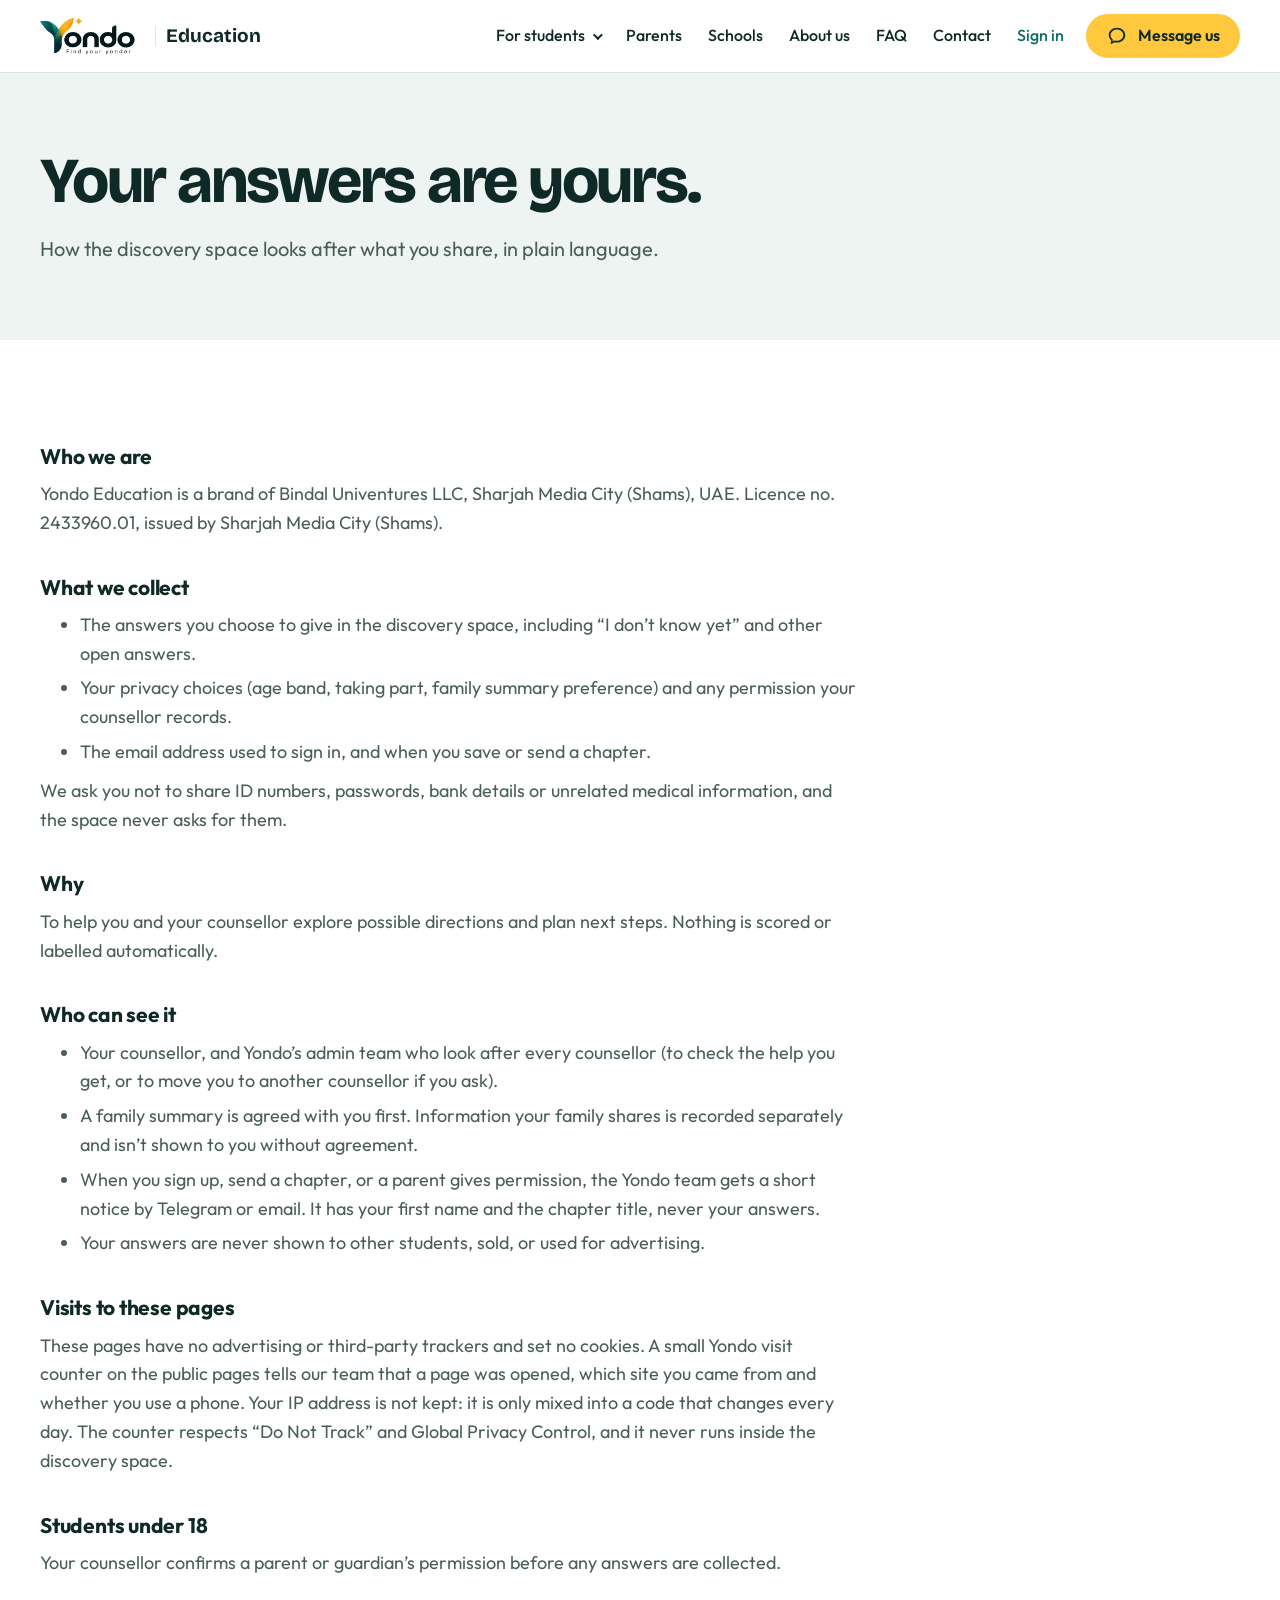
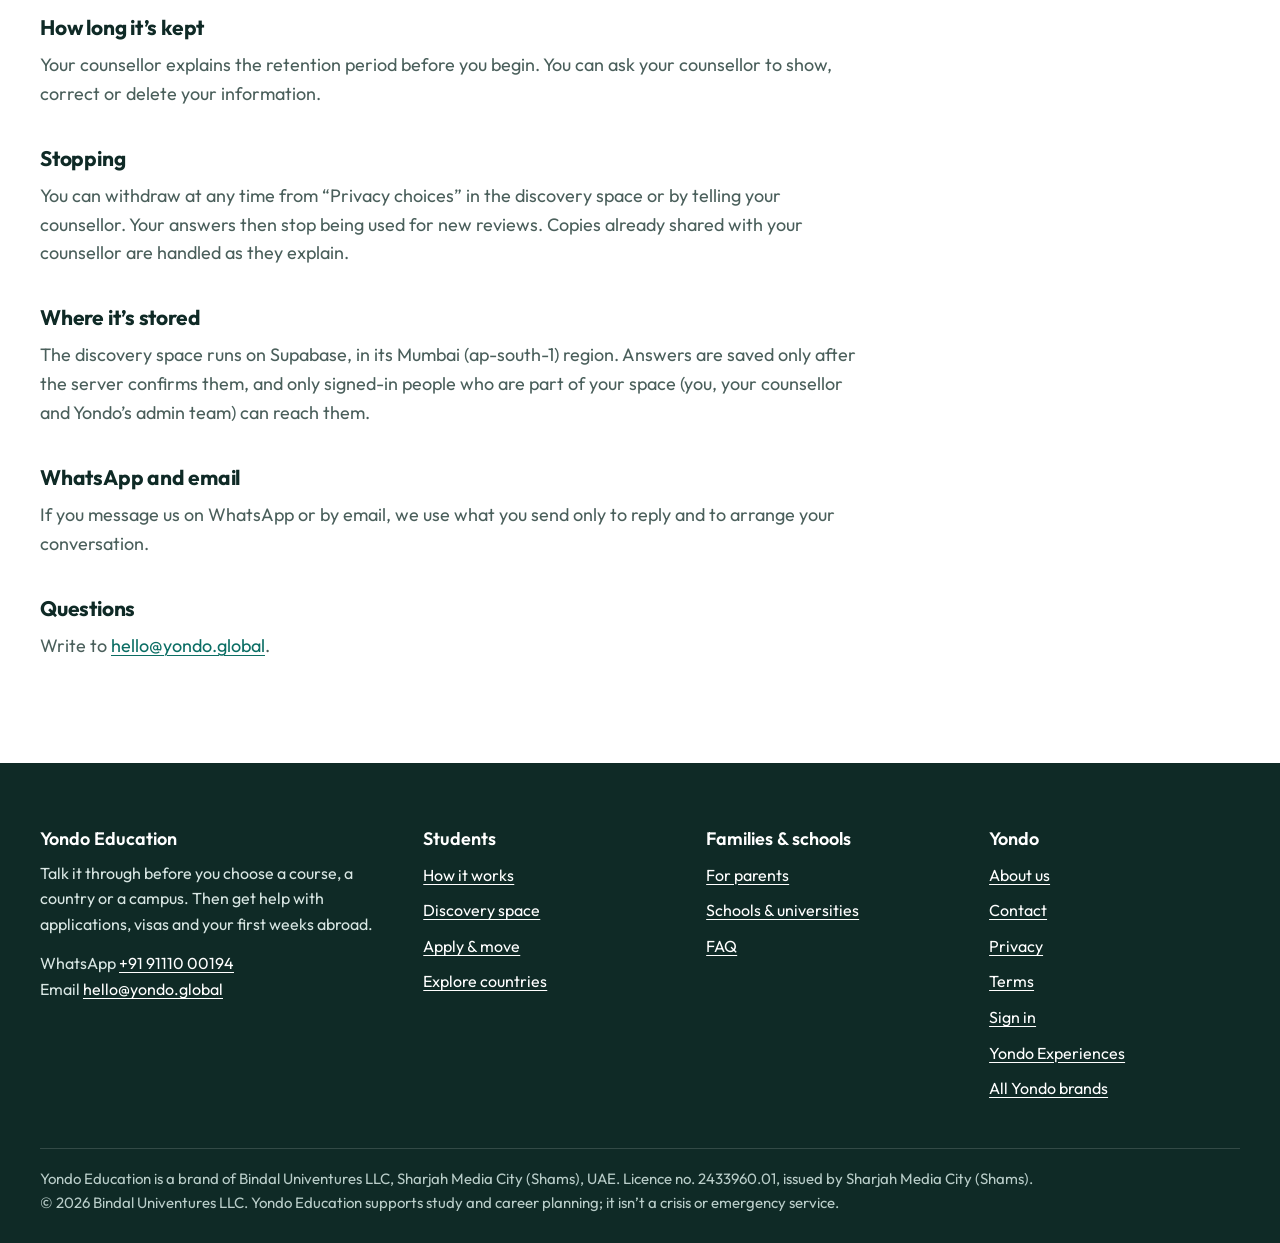
<file: privacy/index.html>
<!DOCTYPE html>
<html lang="en">
<head>
<meta charset="utf-8">
<meta name="viewport" content="width=device-width, initial-scale=1">
<title>Privacy | Yondo Education</title>
<meta name="description" content="How Yondo Education handles information in the private discovery space.">
<meta http-equiv="Content-Security-Policy" content="default-src 'self'; img-src 'self' data: https://qutniscdrelryowbkpdl.supabase.co; style-src 'self' 'unsafe-inline'; font-src 'self'; script-src 'self'; connect-src 'none'; base-uri 'none'; form-action 'none'; object-src 'none'">
<meta name="robots" content="index, follow, max-image-preview:large">
<meta name="referrer" content="strict-origin-when-cross-origin">
<meta name="theme-color" content="#0d4a44">
<link rel="canonical" href="https://education.yondo.global/privacy/">
<link rel="icon" href="/favicon.ico" sizes="32x32">
<link rel="icon" href="/assets/mark-180.png" type="image/png">
<link rel="apple-touch-icon" href="/assets/mark-180.png">
<meta property="og:type" content="website">
<meta property="og:site_name" content="Yondo Education">
<meta property="og:locale" content="en_GB">
<meta property="og:title" content="Privacy | Yondo Education">
<meta property="og:description" content="How Yondo Education handles information in the private discovery space.">
<meta property="og:url" content="https://education.yondo.global/privacy/">
<meta property="og:image" content="https://education.yondo.global/assets/og.jpg">
<meta property="og:image:width" content="1200">
<meta property="og:image:height" content="630">
<meta property="og:image:alt" content="A student looking out over a city at sunrise, beside the words: Know what you want to do before you choose where to study.">
<meta name="twitter:card" content="summary_large_image">
<meta name="twitter:title" content="Privacy | Yondo Education">
<meta name="twitter:description" content="How Yondo Education handles information in the private discovery space.">
<meta name="twitter:image" content="https://education.yondo.global/assets/og.jpg">
<link rel="preload" href="/assets/outfit-latin-wght-normal.woff2" as="font" type="font/woff2" crossorigin>
<link rel="preload" href="/assets/bricolage-latin-opsz.woff2" as="font" type="font/woff2" crossorigin>
<link rel="stylesheet" href="/assets/edu.css?v=b74b45e709">
<script src="/assets/nav.js" defer></script>
<script type="application/ld+json">{"@context":"https://schema.org","@graph":[{"@type":"WebPage","@id":"https://education.yondo.global/privacy/#webpage","url":"https://education.yondo.global/privacy/","name":"Privacy | Yondo Education","isPartOf":{"@id":"https://education.yondo.global/#website"},"about":{"@id":"https://education.yondo.global/#organization"},"inLanguage":"en"},{"@type":"BreadcrumbList","itemListElement":[{"@type":"ListItem","position":1,"name":"Yondo Education","item":"https://education.yondo.global/"},{"@type":"ListItem","position":2,"name":"Privacy","item":"https://education.yondo.global/privacy/"}]}]}</script>
<script src="/assets/v.js" data-site="education" defer></script>
</head>
<body>
<a class="skip" href="#main">Skip to content</a>
<header class="top">
  <div class="wrap">
    <a class="brand" href="/"><img src="/assets/logo-full.png" width="760" height="275" alt="Yondo"><span>Education</span></a>
    <nav class="nav" aria-label="Main">
      <details class="dd"><summary>For students</summary><div class="dd-panel"><a href="/how-it-works/"><strong>How it works</strong><span>Every step, from your first message to your first week abroad</span></a><a href="/discovery-space/"><strong>Discovery space</strong><span>Your private space: short questions, one card at a time</span></a><a href="/apply-and-move/"><strong>Apply &amp; move</strong><span>Applications, visas, flights and settling in</span></a><a href="/explore/"><strong>Explore countries</strong><span>What each place is really like to learn and live in</span></a>
        <p class="dd-foot">The first conversation is free. <a href="/contact/">Talk to us</a></p></div></details>
      <a class="top-link" href="/parents/">Parents</a><a class="top-link" href="/schools/">Schools</a><a class="top-link" href="/about/">About us</a><a class="top-link" href="/faq/">FAQ</a><a class="top-link" href="/contact/">Contact</a>
      <a class="signin" href="/portal/">Sign in</a>
      <a class="btn go" href="https://wa.me/919111000194?text=Hi%20Yondo%20Education%21%20I%27d%20like%20to%20book%20a%20free%20call.%0AI%27m%20a%3A%20student%20/%20parent%0AWhat%27s%20on%20my%20mind%3A%20"><svg viewBox="0 0 24 24" aria-hidden="true" focusable="false"><path fill="currentColor" d="M12 3C6.9 3 3 6.6 3 11c0 2.2 1 4.2 2.7 5.6L5 21l4.3-2.2c.9.2 1.8.3 2.7.3 5.1 0 9-3.6 9-8s-3.9-8.1-9-8.1zm0 14.3c-.8 0-1.6-.1-2.4-.3l-.5-.1-2 1 .3-2-.4-.3C5.7 14.5 5 12.8 5 11c0-3.3 3.1-6.1 7-6.1s7 2.8 7 6.1-3.1 6.3-7 6.3z"/></svg><span>Message us</span></a>
    </nav>
  </div>
</header>
<main id="main">
<section class="head"><div class="wrap head-in">
  <div class="head-text"><h1>Your answers are yours.</h1>
  <p class="lead">How the discovery space looks after what you share, in plain language.</p></div>
</div></section>

<section class="sec plain"><div class="wrap"><div class="prose">
  <h2>Who we are</h2>
  <p>Yondo Education is a brand of Bindal Univentures LLC, Sharjah Media City (Shams), UAE. Licence no. 2433960.01, issued by Sharjah Media City (Shams).</p>
  <h2>What we collect</h2>
  <ul><li>The answers you choose to give in the discovery space, including “I don’t know yet” and other open answers.</li>
  <li>Your privacy choices (age band, taking part, family summary preference) and any permission your counsellor records.</li>
  <li>The email address used to sign in, and when you save or send a chapter.</li></ul>
  <p>We ask you not to share ID numbers, passwords, bank details or unrelated medical information, and the space never asks for them.</p>
  <h2>Why</h2>
  <p>To help you and your counsellor explore possible directions and plan next steps. Nothing is scored or labelled automatically.</p>
  <h2>Who can see it</h2>
  <ul><li>Your counsellor, and Yondo’s admin team who look after every counsellor (to check the help you get, or to move you to another counsellor if you ask).</li>
  <li>A family summary is agreed with you first. Information your family shares is recorded separately and isn’t shown to you without agreement.</li>
  <li>When you sign up, send a chapter, or a parent gives permission, the Yondo team gets a short notice by Telegram or email. It has your first name and the chapter title, never your answers.</li>
  <li>Your answers are never shown to other students, sold, or used for advertising.</li></ul>
  <h2>Visits to these pages</h2>
  <p>These pages have no advertising or third-party trackers and set no cookies. A small Yondo visit counter on the public pages tells our team that a page was opened, which site you came from and whether you use a phone. Your IP address is not kept: it is only mixed into a code that changes every day. The counter respects “Do Not Track” and Global Privacy Control, and it never runs inside the discovery space.</p>
  <h2>Students under 18</h2>
  <p>Your counsellor confirms a parent or guardian’s permission before any answers are collected.</p>
  <h2>How long it’s kept</h2>
  <p>Your counsellor explains the retention period before you begin. You can ask your counsellor to show, correct or delete your information.</p>
  <h2>Stopping</h2>
  <p>You can withdraw at any time from “Privacy choices” in the discovery space or by telling your counsellor. Your answers then stop being used for new reviews. Copies already shared with your counsellor are handled as they explain.</p>
  <h2>Where it’s stored</h2>
  <p>The discovery space runs on Supabase, in its Mumbai (ap-south-1) region. Answers are saved only after the server confirms them, and only signed-in people who are part of your space (you, your counsellor and Yondo’s admin team) can reach them.</p>
  <h2>WhatsApp and email</h2>
  <p>If you message us on WhatsApp or by email, we use what you send only to reply and to arrange your conversation.</p>
  <h2>Questions</h2>
  <p>Write to <a href="mailto:hello@yondo.global">hello@yondo.global</a>.</p>
</div></div></section>
</main>
<footer class="foot">
  <div class="wrap">
    <div class="cols">
      <div>
        <h2>Yondo Education</h2>
        <p style="font-size:16px">Talk it through before you choose a course, a country or a campus. Then get help with applications, visas and your first weeks abroad.</p>
        <p style="font-size:16px;margin-top:14px">WhatsApp <a href="https://wa.me/919111000194?text=Hi%20Yondo%20Education%21%20I%27d%20like%20to%20book%20a%20free%20call.%0AI%27m%20a%3A%20student%20/%20parent%0AWhat%27s%20on%20my%20mind%3A%20">+91 91110 00194</a><br>Email <a href="mailto:hello@yondo.global">hello@yondo.global</a></p>
      </div>
      <div><h2>Students</h2><ul><li><a href="/how-it-works/">How it works</a></li><li><a href="/discovery-space/">Discovery space</a></li><li><a href="/apply-and-move/">Apply &amp; move</a></li><li><a href="/explore/">Explore countries</a></li></ul></div>
      <div><h2>Families &amp; schools</h2><ul><li><a href="/parents/">For parents</a></li><li><a href="/schools/">Schools &amp; universities</a></li><li><a href="/faq/">FAQ</a></li></ul></div>
      <div><h2>Yondo</h2><ul><li><a href="/about/">About us</a></li><li><a href="/contact/">Contact</a></li><li><a href="/privacy/">Privacy</a></li><li><a href="/terms/">Terms</a></li><li><a href="/portal/">Sign in</a></li><li><a href="https://experiences.yondo.global/">Yondo Experiences</a></li><li><a href="https://yondo.global/">All Yondo brands</a></li></ul></div>
    </div>
    <p class="fine">Yondo Education is a brand of Bindal Univentures LLC, Sharjah Media City (Shams), UAE. Licence no. 2433960.01, issued by Sharjah Media City (Shams).<br>© 2026 Bindal Univentures LLC. Yondo Education supports study and career planning; it isn’t a crisis or emergency service.</p>
  </div>
</footer>
<nav class="tabbar" aria-label="Quick navigation">
  <a class="tab" href="/"><svg viewBox="0 0 24 24" aria-hidden="true" focusable="false"><path d="M3.5 11 12 4l8.5 7"/><path d="M5.5 9.8V20h4.8v-5.6h3.4V20h4.8V9.8"/></svg><span>Home</span></a>
  <a class="tab" href="/how-it-works/"><svg viewBox="0 0 24 24" aria-hidden="true" focusable="false"><circle cx="6" cy="18" r="2.4"/><circle cx="18" cy="6" r="2.4"/><path d="M8.4 18h6.1a3 3 0 0 0 0-6H9.5a3 3 0 0 1 0-6h6.1"/></svg><span>How it works</span></a>
  <a class="tab" href="/parents/"><svg viewBox="0 0 24 24" aria-hidden="true" focusable="false"><circle cx="9" cy="8" r="3.1"/><path d="M3.2 20c.6-3.6 2.9-5.6 5.8-5.6s5.2 2 5.8 5.6"/><circle cx="17.2" cy="9.4" r="2.4"/><path d="M15.6 14.4c2.7-.4 4.7 1.2 5.3 4.6"/></svg><span>Parents</span></a>
  <a class="tab tab-chat" href="https://wa.me/919111000194?text=Hi%20Yondo%20Education%21%20I%27d%20like%20to%20book%20a%20free%20call.%0AI%27m%20a%3A%20student%20/%20parent%0AWhat%27s%20on%20my%20mind%3A%20"><svg viewBox="0 0 24 24" aria-hidden="true" focusable="false"><path fill="currentColor" d="M12 3C6.9 3 3 6.6 3 11c0 2.2 1 4.2 2.7 5.6L5 21l4.3-2.2c.9.2 1.8.3 2.7.3 5.1 0 9-3.6 9-8s-3.9-8.1-9-8.1zm0 14.3c-.8 0-1.6-.1-2.4-.3l-.5-.1-2 1 .3-2-.4-.3C5.7 14.5 5 12.8 5 11c0-3.3 3.1-6.1 7-6.1s7 2.8 7 6.1-3.1 6.3-7 6.3z"/></svg><span>Chat</span></a>
  <details class="more is-current"><summary class="tab"><svg viewBox="0 0 24 24" aria-hidden="true" focusable="false"><circle cx="5" cy="12" r="1.9" fill="currentColor" stroke="none"/><circle cx="12" cy="12" r="1.9" fill="currentColor" stroke="none"/><circle cx="19" cy="12" r="1.9" fill="currentColor" stroke="none"/></svg><span>More</span></summary>
    <div class="sheet"><div class="sheet-in">
      <p class="sheet-title">All pages</p>
      <div class="sh-actions"><a class="btn go" href="https://wa.me/919111000194?text=Hi%20Yondo%20Education%21%20I%27d%20like%20to%20book%20a%20free%20call.%0AI%27m%20a%3A%20student%20/%20parent%0AWhat%27s%20on%20my%20mind%3A%20"><svg viewBox="0 0 24 24" aria-hidden="true" focusable="false"><path fill="currentColor" d="M12 3C6.9 3 3 6.6 3 11c0 2.2 1 4.2 2.7 5.6L5 21l4.3-2.2c.9.2 1.8.3 2.7.3 5.1 0 9-3.6 9-8s-3.9-8.1-9-8.1zm0 14.3c-.8 0-1.6-.1-2.4-.3l-.5-.1-2 1 .3-2-.4-.3C5.7 14.5 5 12.8 5 11c0-3.3 3.1-6.1 7-6.1s7 2.8 7 6.1-3.1 6.3-7 6.3z"/></svg><span>Message us</span></a><a class="btn plain" href="/portal/">Sign in</a></div><div class="sh-group"><p class="sh-h">For students</p><a href="/how-it-works/"><strong>How it works</strong><span>Every step, from your first message to your first week abroad</span></a><a href="/discovery-space/"><strong>Discovery space</strong><span>Your private space: short questions, one card at a time</span></a><a href="/apply-and-move/"><strong>Apply &amp; move</strong><span>Applications, visas, flights and settling in</span></a><a href="/explore/"><strong>Explore countries</strong><span>What each place is really like to learn and live in</span></a></div><div class="sh-group"><p class="sh-h">For families and schools</p><a href="/parents/"><strong>For parents</strong><span>How families are part of it</span></a><a href="/schools/"><strong>Schools &amp; universities</strong><span>Programmes and partnerships</span></a><a href="/faq/"><strong>FAQ</strong><span>Questions, answered</span></a></div><div class="sh-group"><p class="sh-h">Yondo Education</p><a href="/about/"><strong>About us</strong><span>The people behind Yondo</span></a><a href="/contact/"><strong>Contact</strong><span>WhatsApp and email</span></a></div>
      <p class="sh-note">The first conversation is free.</p>
    </div></div></details>
</nav>
</body>
</html>
</file>
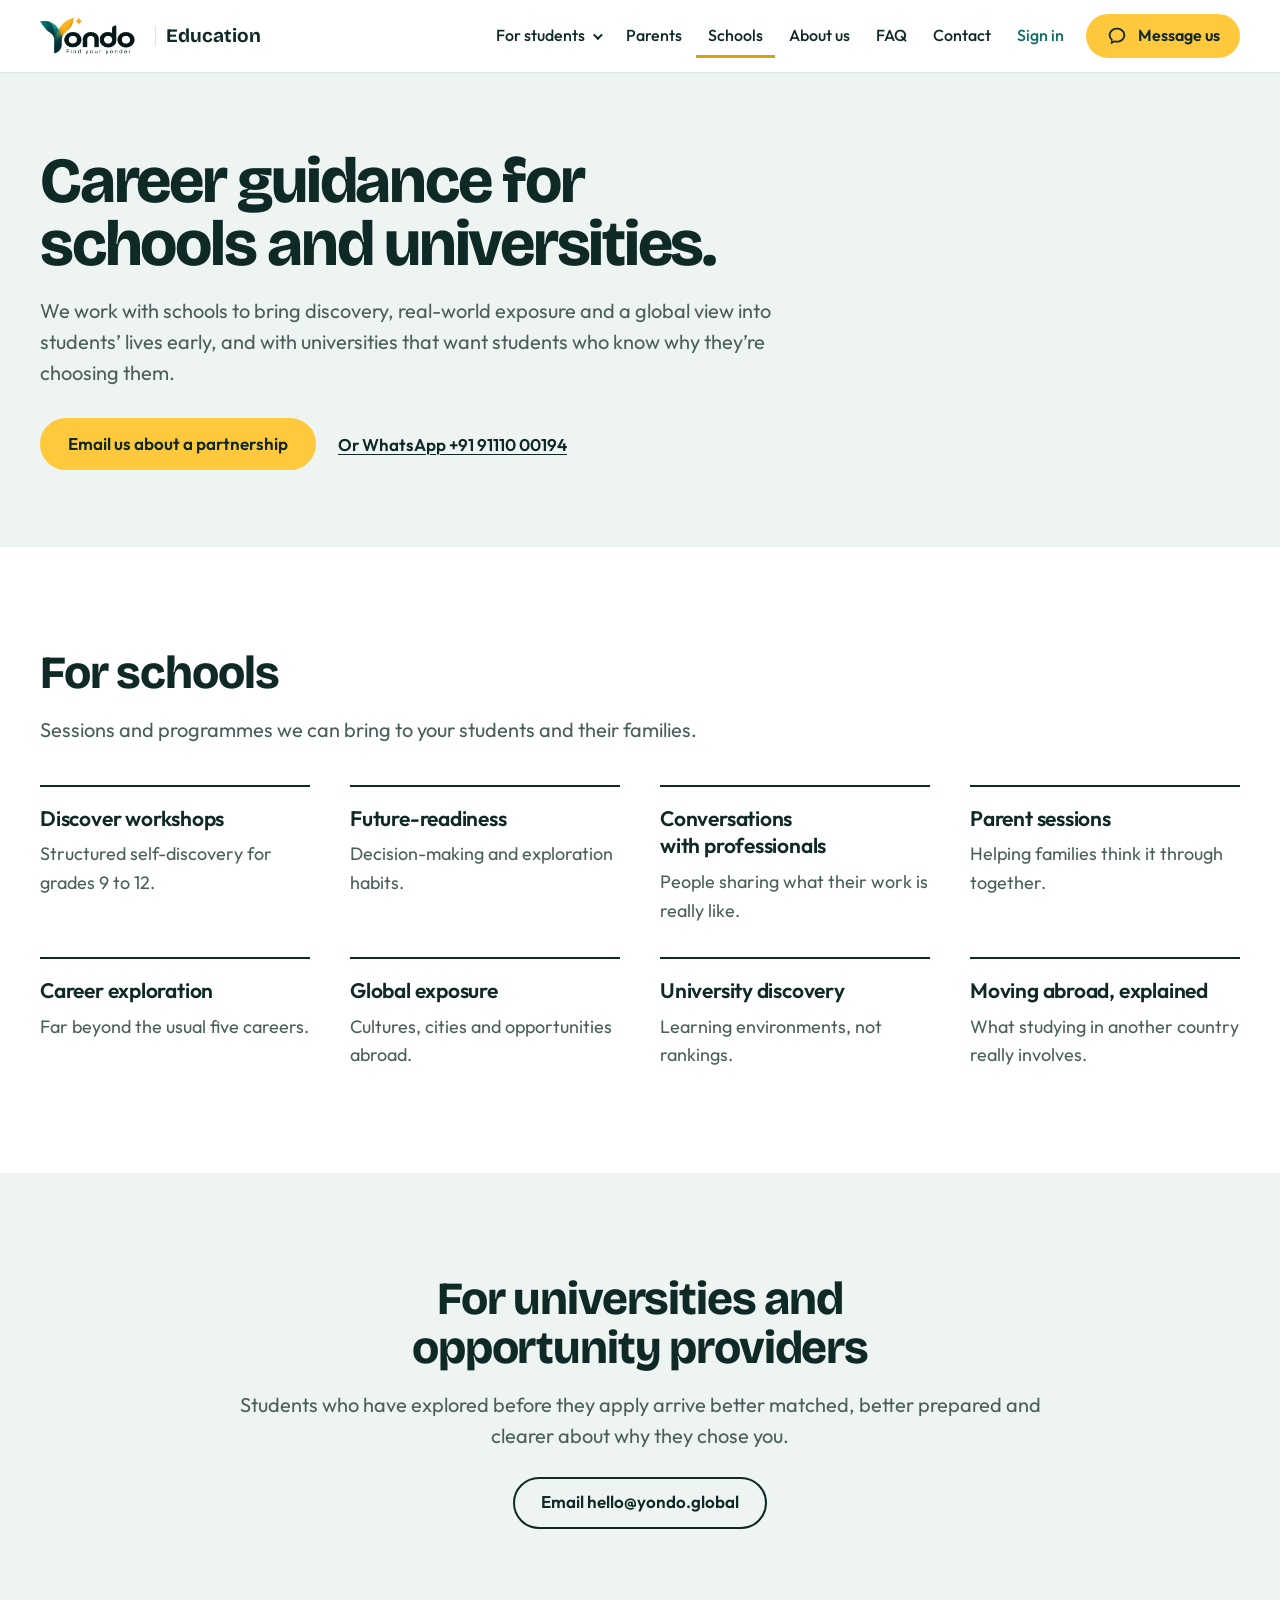
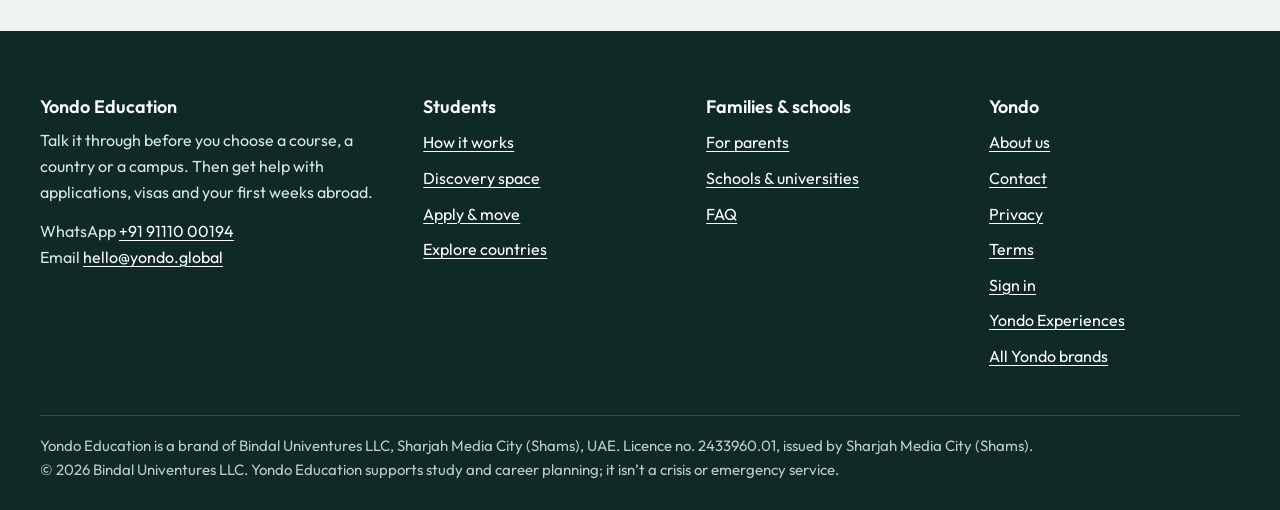
<file: schools/index.html>
<!DOCTYPE html>
<html lang="en">
<head>
<meta charset="utf-8">
<meta name="viewport" content="width=device-width, initial-scale=1">
<title>Career guidance programmes for schools | Yondo Education</title>
<meta name="description" content="Discover workshops, future-readiness, conversations with professionals and global exposure for schools; better-matched students for universities.">
<meta http-equiv="Content-Security-Policy" content="default-src 'self'; img-src 'self' data: https://qutniscdrelryowbkpdl.supabase.co; style-src 'self' 'unsafe-inline'; font-src 'self'; script-src 'self'; connect-src 'none'; base-uri 'none'; form-action 'none'; object-src 'none'">
<meta name="robots" content="index, follow, max-image-preview:large">
<meta name="referrer" content="strict-origin-when-cross-origin">
<meta name="theme-color" content="#0d4a44">
<link rel="canonical" href="https://education.yondo.global/schools/">
<link rel="icon" href="/favicon.ico" sizes="32x32">
<link rel="icon" href="/assets/mark-180.png" type="image/png">
<link rel="apple-touch-icon" href="/assets/mark-180.png">
<meta property="og:type" content="website">
<meta property="og:site_name" content="Yondo Education">
<meta property="og:locale" content="en_GB">
<meta property="og:title" content="Career guidance programmes for schools | Yondo Education">
<meta property="og:description" content="Discover workshops, future-readiness, conversations with professionals and global exposure for schools; better-matched students for universities.">
<meta property="og:url" content="https://education.yondo.global/schools/">
<meta property="og:image" content="https://education.yondo.global/assets/og.jpg">
<meta property="og:image:width" content="1200">
<meta property="og:image:height" content="630">
<meta property="og:image:alt" content="A student looking out over a city at sunrise, beside the words: Know what you want to do before you choose where to study.">
<meta name="twitter:card" content="summary_large_image">
<meta name="twitter:title" content="Career guidance programmes for schools | Yondo Education">
<meta name="twitter:description" content="Discover workshops, future-readiness, conversations with professionals and global exposure for schools; better-matched students for universities.">
<meta name="twitter:image" content="https://education.yondo.global/assets/og.jpg">
<link rel="preload" href="/assets/outfit-latin-wght-normal.woff2" as="font" type="font/woff2" crossorigin>
<link rel="preload" href="/assets/bricolage-latin-opsz.woff2" as="font" type="font/woff2" crossorigin>
<link rel="stylesheet" href="/assets/edu.css?v=b74b45e709">
<script src="/assets/nav.js" defer></script>
<script type="application/ld+json">{"@context":"https://schema.org","@graph":[{"@type":"WebPage","@id":"https://education.yondo.global/schools/#webpage","url":"https://education.yondo.global/schools/","name":"Career guidance programmes for schools | Yondo Education","isPartOf":{"@id":"https://education.yondo.global/#website"},"about":{"@id":"https://education.yondo.global/#organization"},"inLanguage":"en"},{"@type":"BreadcrumbList","itemListElement":[{"@type":"ListItem","position":1,"name":"Yondo Education","item":"https://education.yondo.global/"},{"@type":"ListItem","position":2,"name":"Career guidance programmes for schools","item":"https://education.yondo.global/schools/"}]}]}</script>
<script src="/assets/v.js" data-site="education" defer></script>
</head>
<body>
<a class="skip" href="#main">Skip to content</a>
<header class="top">
  <div class="wrap">
    <a class="brand" href="/"><img src="/assets/logo-full.png" width="760" height="275" alt="Yondo"><span>Education</span></a>
    <nav class="nav" aria-label="Main">
      <details class="dd"><summary>For students</summary><div class="dd-panel"><a href="/how-it-works/"><strong>How it works</strong><span>Every step, from your first message to your first week abroad</span></a><a href="/discovery-space/"><strong>Discovery space</strong><span>Your private space: short questions, one card at a time</span></a><a href="/apply-and-move/"><strong>Apply &amp; move</strong><span>Applications, visas, flights and settling in</span></a><a href="/explore/"><strong>Explore countries</strong><span>What each place is really like to learn and live in</span></a>
        <p class="dd-foot">The first conversation is free. <a href="/contact/">Talk to us</a></p></div></details>
      <a class="top-link" href="/parents/">Parents</a><a class="top-link" aria-current="page" href="/schools/">Schools</a><a class="top-link" href="/about/">About us</a><a class="top-link" href="/faq/">FAQ</a><a class="top-link" href="/contact/">Contact</a>
      <a class="signin" href="/portal/">Sign in</a>
      <a class="btn go" href="https://wa.me/919111000194?text=Hi%20Yondo%20Education%21%20I%27d%20like%20to%20book%20a%20free%20call.%0AI%27m%20a%3A%20student%20/%20parent%0AWhat%27s%20on%20my%20mind%3A%20"><svg viewBox="0 0 24 24" aria-hidden="true" focusable="false"><path fill="currentColor" d="M12 3C6.9 3 3 6.6 3 11c0 2.2 1 4.2 2.7 5.6L5 21l4.3-2.2c.9.2 1.8.3 2.7.3 5.1 0 9-3.6 9-8s-3.9-8.1-9-8.1zm0 14.3c-.8 0-1.6-.1-2.4-.3l-.5-.1-2 1 .3-2-.4-.3C5.7 14.5 5 12.8 5 11c0-3.3 3.1-6.1 7-6.1s7 2.8 7 6.1-3.1 6.3-7 6.3z"/></svg><span>Message us</span></a>
    </nav>
  </div>
</header>
<main id="main">
<section class="head"><div class="wrap head-in">
  <div class="head-text"><h1>Career guidance for schools and universities.</h1>
  <p class="lead">We work with schools to bring discovery, real-world exposure and a global view into students’ lives early, and with universities that want students who know why they’re choosing them.</p><div class="actions"><a class="btn go" href="mailto:hello@yondo.global?subject=School%20or%20university%20partnership">Email us about a partnership</a><a class="alt" href="https://wa.me/919111000194?text=Hi%20Yondo%20Education%21%20I%27d%20like%20to%20book%20a%20free%20call.%0AI%27m%20a%3A%20student%20/%20parent%0AWhat%27s%20on%20my%20mind%3A%20">Or WhatsApp +91 91110 00194</a></div></div>
</div></section>

<section class="sec plain"><div class="wrap">
  <h2>For schools</h2>
  <p class="lead intro">Sessions and programmes we can bring to your students and their families.</p>
  <ul class="items four"><li><h3>Discover workshops</h3><p>Structured self-discovery for grades 9 to 12.</p></li><li><h3>Future-readiness</h3><p>Decision-making and exploration habits.</p></li><li><h3>Conversations with professionals</h3><p>People sharing what their work is really like.</p></li><li><h3>Parent sessions</h3><p>Helping families think it through together.</p></li><li><h3>Career exploration</h3><p>Far beyond the usual five careers.</p></li><li><h3>Global exposure</h3><p>Cultures, cities and opportunities abroad.</p></li><li><h3>University discovery</h3><p>Learning environments, not rankings.</p></li><li><h3>Moving abroad, explained</h3><p>What studying in another country really involves.</p></li></ul>
</div></section>
<section class="sec sky"><div class="wrap"><div class="callout">
  <h2>For universities and opportunity providers</h2>
  <p class="lead">Students who have explored before they apply arrive better matched, better prepared and clearer about why they chose you.</p>
  <div class="actions"><a class="btn plain" href="mailto:hello@yondo.global?subject=University%20partnership">Email hello@yondo.global</a></div>
</div></div></section>
</main>
<footer class="foot">
  <div class="wrap">
    <div class="cols">
      <div>
        <h2>Yondo Education</h2>
        <p style="font-size:16px">Talk it through before you choose a course, a country or a campus. Then get help with applications, visas and your first weeks abroad.</p>
        <p style="font-size:16px;margin-top:14px">WhatsApp <a href="https://wa.me/919111000194?text=Hi%20Yondo%20Education%21%20I%27d%20like%20to%20book%20a%20free%20call.%0AI%27m%20a%3A%20student%20/%20parent%0AWhat%27s%20on%20my%20mind%3A%20">+91 91110 00194</a><br>Email <a href="mailto:hello@yondo.global">hello@yondo.global</a></p>
      </div>
      <div><h2>Students</h2><ul><li><a href="/how-it-works/">How it works</a></li><li><a href="/discovery-space/">Discovery space</a></li><li><a href="/apply-and-move/">Apply &amp; move</a></li><li><a href="/explore/">Explore countries</a></li></ul></div>
      <div><h2>Families &amp; schools</h2><ul><li><a href="/parents/">For parents</a></li><li><a href="/schools/">Schools &amp; universities</a></li><li><a href="/faq/">FAQ</a></li></ul></div>
      <div><h2>Yondo</h2><ul><li><a href="/about/">About us</a></li><li><a href="/contact/">Contact</a></li><li><a href="/privacy/">Privacy</a></li><li><a href="/terms/">Terms</a></li><li><a href="/portal/">Sign in</a></li><li><a href="https://experiences.yondo.global/">Yondo Experiences</a></li><li><a href="https://yondo.global/">All Yondo brands</a></li></ul></div>
    </div>
    <p class="fine">Yondo Education is a brand of Bindal Univentures LLC, Sharjah Media City (Shams), UAE. Licence no. 2433960.01, issued by Sharjah Media City (Shams).<br>© 2026 Bindal Univentures LLC. Yondo Education supports study and career planning; it isn’t a crisis or emergency service.</p>
  </div>
</footer>
<nav class="tabbar" aria-label="Quick navigation">
  <a class="tab" href="/"><svg viewBox="0 0 24 24" aria-hidden="true" focusable="false"><path d="M3.5 11 12 4l8.5 7"/><path d="M5.5 9.8V20h4.8v-5.6h3.4V20h4.8V9.8"/></svg><span>Home</span></a>
  <a class="tab" href="/how-it-works/"><svg viewBox="0 0 24 24" aria-hidden="true" focusable="false"><circle cx="6" cy="18" r="2.4"/><circle cx="18" cy="6" r="2.4"/><path d="M8.4 18h6.1a3 3 0 0 0 0-6H9.5a3 3 0 0 1 0-6h6.1"/></svg><span>How it works</span></a>
  <a class="tab" href="/parents/"><svg viewBox="0 0 24 24" aria-hidden="true" focusable="false"><circle cx="9" cy="8" r="3.1"/><path d="M3.2 20c.6-3.6 2.9-5.6 5.8-5.6s5.2 2 5.8 5.6"/><circle cx="17.2" cy="9.4" r="2.4"/><path d="M15.6 14.4c2.7-.4 4.7 1.2 5.3 4.6"/></svg><span>Parents</span></a>
  <a class="tab tab-chat" href="https://wa.me/919111000194?text=Hi%20Yondo%20Education%21%20I%27d%20like%20to%20book%20a%20free%20call.%0AI%27m%20a%3A%20student%20/%20parent%0AWhat%27s%20on%20my%20mind%3A%20"><svg viewBox="0 0 24 24" aria-hidden="true" focusable="false"><path fill="currentColor" d="M12 3C6.9 3 3 6.6 3 11c0 2.2 1 4.2 2.7 5.6L5 21l4.3-2.2c.9.2 1.8.3 2.7.3 5.1 0 9-3.6 9-8s-3.9-8.1-9-8.1zm0 14.3c-.8 0-1.6-.1-2.4-.3l-.5-.1-2 1 .3-2-.4-.3C5.7 14.5 5 12.8 5 11c0-3.3 3.1-6.1 7-6.1s7 2.8 7 6.1-3.1 6.3-7 6.3z"/></svg><span>Chat</span></a>
  <details class="more is-current"><summary class="tab"><svg viewBox="0 0 24 24" aria-hidden="true" focusable="false"><circle cx="5" cy="12" r="1.9" fill="currentColor" stroke="none"/><circle cx="12" cy="12" r="1.9" fill="currentColor" stroke="none"/><circle cx="19" cy="12" r="1.9" fill="currentColor" stroke="none"/></svg><span>More</span></summary>
    <div class="sheet"><div class="sheet-in">
      <p class="sheet-title">All pages</p>
      <div class="sh-actions"><a class="btn go" href="https://wa.me/919111000194?text=Hi%20Yondo%20Education%21%20I%27d%20like%20to%20book%20a%20free%20call.%0AI%27m%20a%3A%20student%20/%20parent%0AWhat%27s%20on%20my%20mind%3A%20"><svg viewBox="0 0 24 24" aria-hidden="true" focusable="false"><path fill="currentColor" d="M12 3C6.9 3 3 6.6 3 11c0 2.2 1 4.2 2.7 5.6L5 21l4.3-2.2c.9.2 1.8.3 2.7.3 5.1 0 9-3.6 9-8s-3.9-8.1-9-8.1zm0 14.3c-.8 0-1.6-.1-2.4-.3l-.5-.1-2 1 .3-2-.4-.3C5.7 14.5 5 12.8 5 11c0-3.3 3.1-6.1 7-6.1s7 2.8 7 6.1-3.1 6.3-7 6.3z"/></svg><span>Message us</span></a><a class="btn plain" href="/portal/">Sign in</a></div><div class="sh-group"><p class="sh-h">For students</p><a href="/how-it-works/"><strong>How it works</strong><span>Every step, from your first message to your first week abroad</span></a><a href="/discovery-space/"><strong>Discovery space</strong><span>Your private space: short questions, one card at a time</span></a><a href="/apply-and-move/"><strong>Apply &amp; move</strong><span>Applications, visas, flights and settling in</span></a><a href="/explore/"><strong>Explore countries</strong><span>What each place is really like to learn and live in</span></a></div><div class="sh-group"><p class="sh-h">For families and schools</p><a href="/parents/"><strong>For parents</strong><span>How families are part of it</span></a><a aria-current="page" href="/schools/"><strong>Schools &amp; universities</strong><span>Programmes and partnerships</span></a><a href="/faq/"><strong>FAQ</strong><span>Questions, answered</span></a></div><div class="sh-group"><p class="sh-h">Yondo Education</p><a href="/about/"><strong>About us</strong><span>The people behind Yondo</span></a><a href="/contact/"><strong>Contact</strong><span>WhatsApp and email</span></a></div>
      <p class="sh-note">The first conversation is free.</p>
    </div></div></details>
</nav>
</body>
</html>
</file>
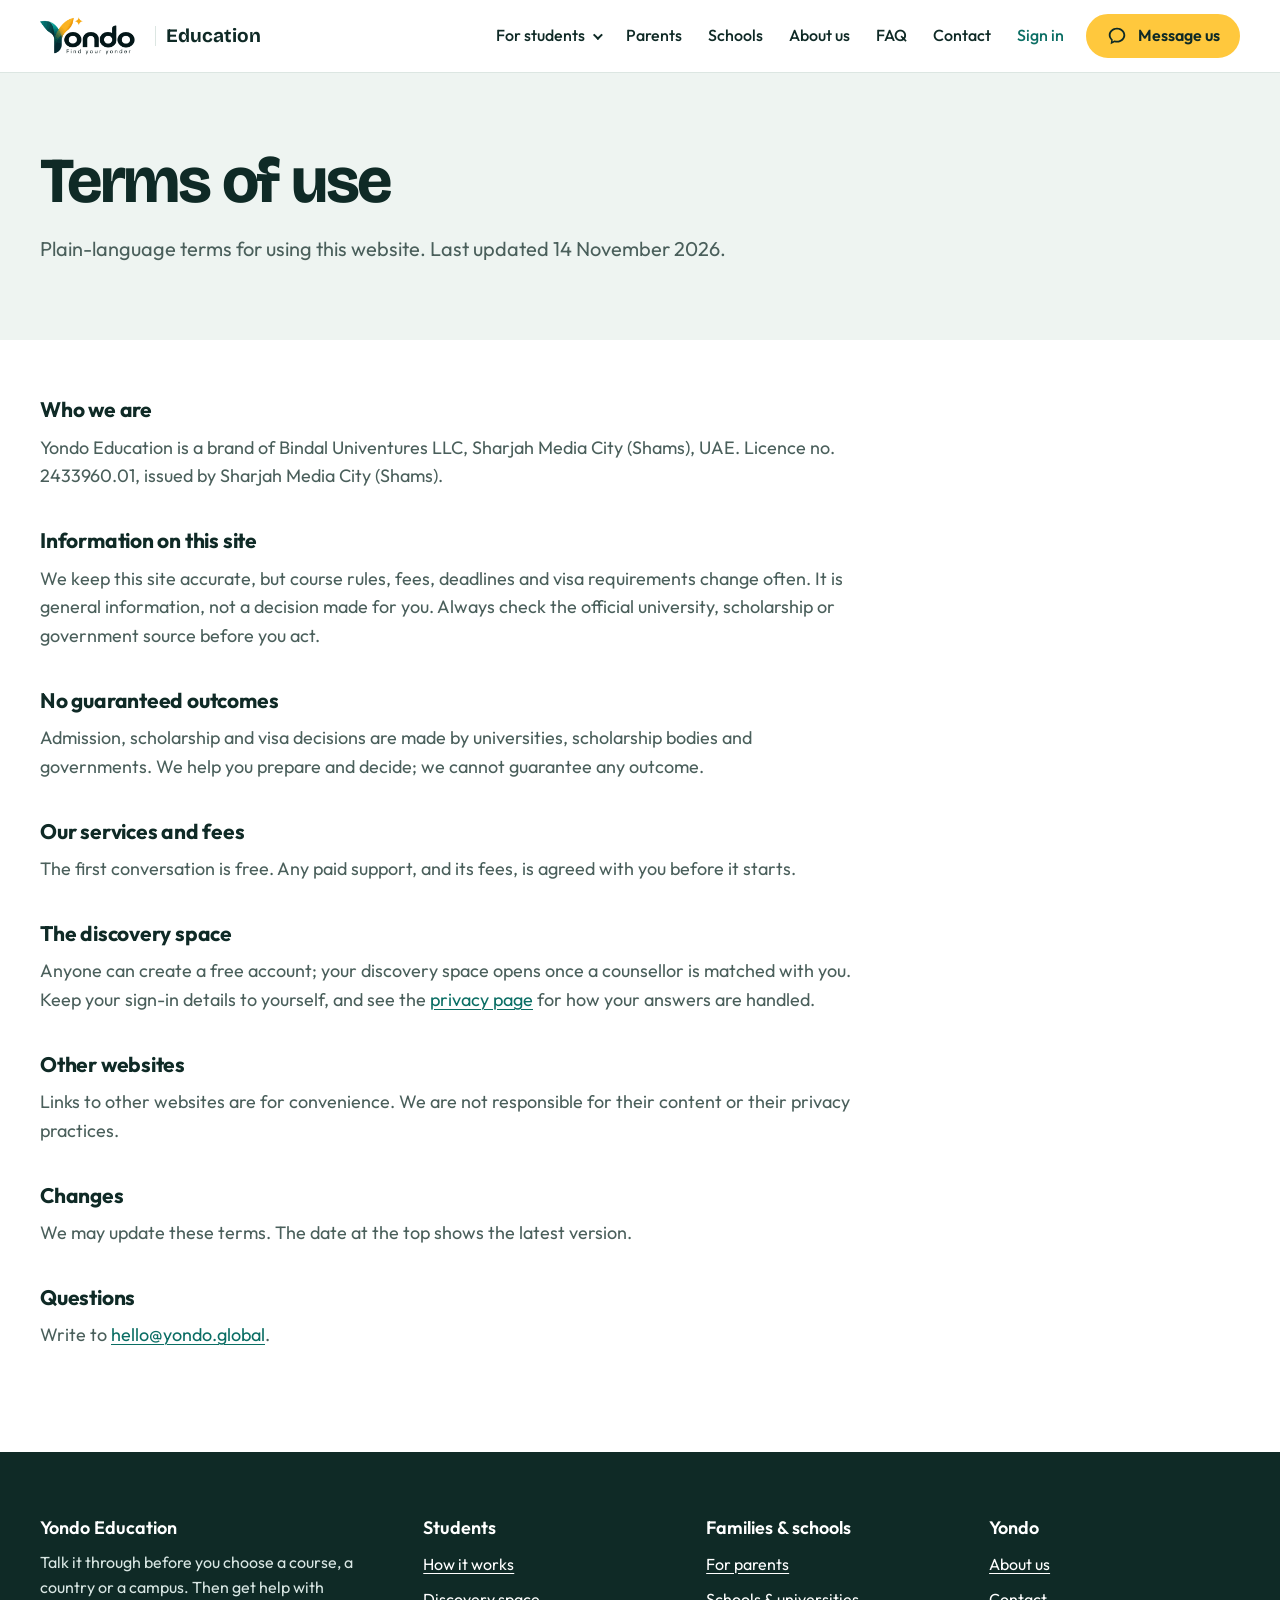
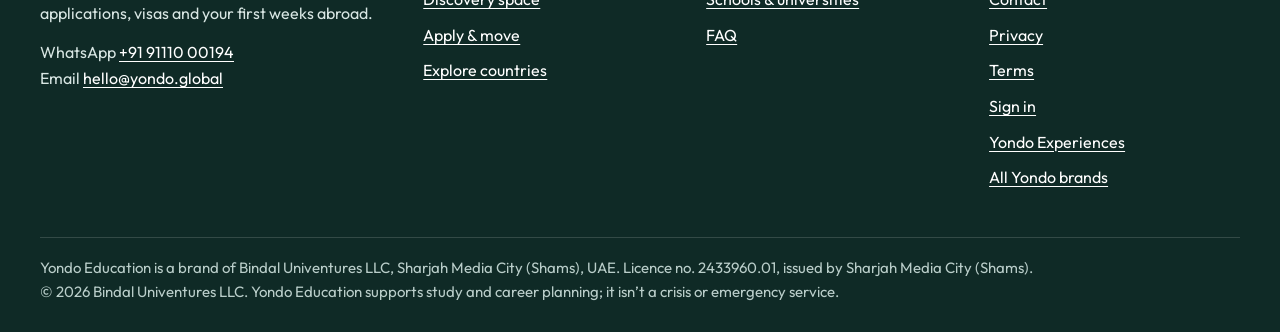
<file: terms/index.html>
<!DOCTYPE html>
<html lang="en">
<head>
<meta charset="utf-8">
<meta name="viewport" content="width=device-width, initial-scale=1">
<title>Terms of use | Yondo Education</title>
<meta name="description" content="The terms for using the Yondo Education website and starting a conversation with us.">
<meta http-equiv="Content-Security-Policy" content="default-src 'self'; img-src 'self' data: https://qutniscdrelryowbkpdl.supabase.co; style-src 'self' 'unsafe-inline'; font-src 'self'; script-src 'self'; connect-src 'none'; base-uri 'none'; form-action 'none'; object-src 'none'">
<meta name="robots" content="index, follow, max-image-preview:large">
<meta name="referrer" content="strict-origin-when-cross-origin">
<meta name="theme-color" content="#0d4a44">
<link rel="canonical" href="https://education.yondo.global/terms/">
<link rel="icon" href="/favicon.ico" sizes="32x32">
<link rel="icon" href="/assets/mark-180.png" type="image/png">
<link rel="apple-touch-icon" href="/assets/mark-180.png">
<meta property="og:type" content="website">
<meta property="og:site_name" content="Yondo Education">
<meta property="og:locale" content="en_GB">
<meta property="og:title" content="Terms of use | Yondo Education">
<meta property="og:description" content="The terms for using the Yondo Education website and starting a conversation with us.">
<meta property="og:url" content="https://education.yondo.global/terms/">
<meta property="og:image" content="https://education.yondo.global/assets/og.jpg">
<meta property="og:image:width" content="1200">
<meta property="og:image:height" content="630">
<meta property="og:image:alt" content="A student looking out over a city at sunrise, beside the words: Know what you want to do before you choose where to study.">
<meta name="twitter:card" content="summary_large_image">
<meta name="twitter:title" content="Terms of use | Yondo Education">
<meta name="twitter:description" content="The terms for using the Yondo Education website and starting a conversation with us.">
<meta name="twitter:image" content="https://education.yondo.global/assets/og.jpg">
<link rel="preload" href="/assets/outfit-latin-wght-normal.woff2" as="font" type="font/woff2" crossorigin>
<link rel="preload" href="/assets/bricolage-latin-opsz.woff2" as="font" type="font/woff2" crossorigin>
<link rel="stylesheet" href="/assets/edu.css?v=b74b45e709">
<script src="/assets/nav.js" defer></script>
<script type="application/ld+json">{"@context":"https://schema.org","@graph":[{"@type":"WebPage","@id":"https://education.yondo.global/terms/#webpage","url":"https://education.yondo.global/terms/","name":"Terms of use | Yondo Education","isPartOf":{"@id":"https://education.yondo.global/#website"},"about":{"@id":"https://education.yondo.global/#organization"},"inLanguage":"en"},{"@type":"BreadcrumbList","itemListElement":[{"@type":"ListItem","position":1,"name":"Yondo Education","item":"https://education.yondo.global/"},{"@type":"ListItem","position":2,"name":"Terms of use","item":"https://education.yondo.global/terms/"}]}]}</script>
<script src="/assets/v.js" data-site="education" defer></script>
</head>
<body>
<a class="skip" href="#main">Skip to content</a>
<header class="top">
  <div class="wrap">
    <a class="brand" href="/"><img src="/assets/logo-full.png" width="760" height="275" alt="Yondo"><span>Education</span></a>
    <nav class="nav" aria-label="Main">
      <details class="dd"><summary>For students</summary><div class="dd-panel"><a href="/how-it-works/"><strong>How it works</strong><span>Every step, from your first message to your first week abroad</span></a><a href="/discovery-space/"><strong>Discovery space</strong><span>Your private space: short questions, one card at a time</span></a><a href="/apply-and-move/"><strong>Apply &amp; move</strong><span>Applications, visas, flights and settling in</span></a><a href="/explore/"><strong>Explore countries</strong><span>What each place is really like to learn and live in</span></a>
        <p class="dd-foot">The first conversation is free. <a href="/contact/">Talk to us</a></p></div></details>
      <a class="top-link" href="/parents/">Parents</a><a class="top-link" href="/schools/">Schools</a><a class="top-link" href="/about/">About us</a><a class="top-link" href="/faq/">FAQ</a><a class="top-link" href="/contact/">Contact</a>
      <a class="signin" href="/portal/">Sign in</a>
      <a class="btn go" href="https://wa.me/919111000194?text=Hi%20Yondo%20Education%21%20I%27d%20like%20to%20book%20a%20free%20call.%0AI%27m%20a%3A%20student%20/%20parent%0AWhat%27s%20on%20my%20mind%3A%20"><svg viewBox="0 0 24 24" aria-hidden="true" focusable="false"><path fill="currentColor" d="M12 3C6.9 3 3 6.6 3 11c0 2.2 1 4.2 2.7 5.6L5 21l4.3-2.2c.9.2 1.8.3 2.7.3 5.1 0 9-3.6 9-8s-3.9-8.1-9-8.1zm0 14.3c-.8 0-1.6-.1-2.4-.3l-.5-.1-2 1 .3-2-.4-.3C5.7 14.5 5 12.8 5 11c0-3.3 3.1-6.1 7-6.1s7 2.8 7 6.1-3.1 6.3-7 6.3z"/></svg><span>Message us</span></a>
    </nav>
  </div>
</header>
<main id="main">
<section class="head"><div class="wrap head-in">
  <div class="head-text"><h1>Terms of use</h1>
  <p class="lead">Plain-language terms for using this website. Last updated 14 November 2026.</p></div>
</div></section>

<section class="sec plain" style="padding-top:56px"><div class="wrap"><div class="prose">
  <h2>Who we are</h2>
  <p>Yondo Education is a brand of Bindal Univentures LLC, Sharjah Media City (Shams), UAE. Licence no. 2433960.01, issued by Sharjah Media City (Shams).</p>
  <h2>Information on this site</h2>
  <p>We keep this site accurate, but course rules, fees, deadlines and visa requirements change often. It is general information, not a decision made for you. Always check the official university, scholarship or government source before you act.</p>
  <h2>No guaranteed outcomes</h2>
  <p>Admission, scholarship and visa decisions are made by universities, scholarship bodies and governments. We help you prepare and decide; we cannot guarantee any outcome.</p>
  <h2>Our services and fees</h2>
  <p>The first conversation is free. Any paid support, and its fees, is agreed with you before it starts.</p>
  <h2>The discovery space</h2>
  <p>Anyone can create a free account; your discovery space opens once a counsellor is matched with you. Keep your sign-in details to yourself, and see the <a href="/privacy/">privacy page</a> for how your answers are handled.</p>
  <h2>Other websites</h2>
  <p>Links to other websites are for convenience. We are not responsible for their content or their privacy practices.</p>
  <h2>Changes</h2>
  <p>We may update these terms. The date at the top shows the latest version.</p>
  <h2>Questions</h2>
  <p>Write to <a href="mailto:hello@yondo.global">hello@yondo.global</a>.</p>
</div></div></section>
</main>
<footer class="foot">
  <div class="wrap">
    <div class="cols">
      <div>
        <h2>Yondo Education</h2>
        <p style="font-size:16px">Talk it through before you choose a course, a country or a campus. Then get help with applications, visas and your first weeks abroad.</p>
        <p style="font-size:16px;margin-top:14px">WhatsApp <a href="https://wa.me/919111000194?text=Hi%20Yondo%20Education%21%20I%27d%20like%20to%20book%20a%20free%20call.%0AI%27m%20a%3A%20student%20/%20parent%0AWhat%27s%20on%20my%20mind%3A%20">+91 91110 00194</a><br>Email <a href="mailto:hello@yondo.global">hello@yondo.global</a></p>
      </div>
      <div><h2>Students</h2><ul><li><a href="/how-it-works/">How it works</a></li><li><a href="/discovery-space/">Discovery space</a></li><li><a href="/apply-and-move/">Apply &amp; move</a></li><li><a href="/explore/">Explore countries</a></li></ul></div>
      <div><h2>Families &amp; schools</h2><ul><li><a href="/parents/">For parents</a></li><li><a href="/schools/">Schools &amp; universities</a></li><li><a href="/faq/">FAQ</a></li></ul></div>
      <div><h2>Yondo</h2><ul><li><a href="/about/">About us</a></li><li><a href="/contact/">Contact</a></li><li><a href="/privacy/">Privacy</a></li><li><a href="/terms/">Terms</a></li><li><a href="/portal/">Sign in</a></li><li><a href="https://experiences.yondo.global/">Yondo Experiences</a></li><li><a href="https://yondo.global/">All Yondo brands</a></li></ul></div>
    </div>
    <p class="fine">Yondo Education is a brand of Bindal Univentures LLC, Sharjah Media City (Shams), UAE. Licence no. 2433960.01, issued by Sharjah Media City (Shams).<br>© 2026 Bindal Univentures LLC. Yondo Education supports study and career planning; it isn’t a crisis or emergency service.</p>
  </div>
</footer>
<nav class="tabbar" aria-label="Quick navigation">
  <a class="tab" href="/"><svg viewBox="0 0 24 24" aria-hidden="true" focusable="false"><path d="M3.5 11 12 4l8.5 7"/><path d="M5.5 9.8V20h4.8v-5.6h3.4V20h4.8V9.8"/></svg><span>Home</span></a>
  <a class="tab" href="/how-it-works/"><svg viewBox="0 0 24 24" aria-hidden="true" focusable="false"><circle cx="6" cy="18" r="2.4"/><circle cx="18" cy="6" r="2.4"/><path d="M8.4 18h6.1a3 3 0 0 0 0-6H9.5a3 3 0 0 1 0-6h6.1"/></svg><span>How it works</span></a>
  <a class="tab" href="/parents/"><svg viewBox="0 0 24 24" aria-hidden="true" focusable="false"><circle cx="9" cy="8" r="3.1"/><path d="M3.2 20c.6-3.6 2.9-5.6 5.8-5.6s5.2 2 5.8 5.6"/><circle cx="17.2" cy="9.4" r="2.4"/><path d="M15.6 14.4c2.7-.4 4.7 1.2 5.3 4.6"/></svg><span>Parents</span></a>
  <a class="tab tab-chat" href="https://wa.me/919111000194?text=Hi%20Yondo%20Education%21%20I%27d%20like%20to%20book%20a%20free%20call.%0AI%27m%20a%3A%20student%20/%20parent%0AWhat%27s%20on%20my%20mind%3A%20"><svg viewBox="0 0 24 24" aria-hidden="true" focusable="false"><path fill="currentColor" d="M12 3C6.9 3 3 6.6 3 11c0 2.2 1 4.2 2.7 5.6L5 21l4.3-2.2c.9.2 1.8.3 2.7.3 5.1 0 9-3.6 9-8s-3.9-8.1-9-8.1zm0 14.3c-.8 0-1.6-.1-2.4-.3l-.5-.1-2 1 .3-2-.4-.3C5.7 14.5 5 12.8 5 11c0-3.3 3.1-6.1 7-6.1s7 2.8 7 6.1-3.1 6.3-7 6.3z"/></svg><span>Chat</span></a>
  <details class="more is-current"><summary class="tab"><svg viewBox="0 0 24 24" aria-hidden="true" focusable="false"><circle cx="5" cy="12" r="1.9" fill="currentColor" stroke="none"/><circle cx="12" cy="12" r="1.9" fill="currentColor" stroke="none"/><circle cx="19" cy="12" r="1.9" fill="currentColor" stroke="none"/></svg><span>More</span></summary>
    <div class="sheet"><div class="sheet-in">
      <p class="sheet-title">All pages</p>
      <div class="sh-actions"><a class="btn go" href="https://wa.me/919111000194?text=Hi%20Yondo%20Education%21%20I%27d%20like%20to%20book%20a%20free%20call.%0AI%27m%20a%3A%20student%20/%20parent%0AWhat%27s%20on%20my%20mind%3A%20"><svg viewBox="0 0 24 24" aria-hidden="true" focusable="false"><path fill="currentColor" d="M12 3C6.9 3 3 6.6 3 11c0 2.2 1 4.2 2.7 5.6L5 21l4.3-2.2c.9.2 1.8.3 2.7.3 5.1 0 9-3.6 9-8s-3.9-8.1-9-8.1zm0 14.3c-.8 0-1.6-.1-2.4-.3l-.5-.1-2 1 .3-2-.4-.3C5.7 14.5 5 12.8 5 11c0-3.3 3.1-6.1 7-6.1s7 2.8 7 6.1-3.1 6.3-7 6.3z"/></svg><span>Message us</span></a><a class="btn plain" href="/portal/">Sign in</a></div><div class="sh-group"><p class="sh-h">For students</p><a href="/how-it-works/"><strong>How it works</strong><span>Every step, from your first message to your first week abroad</span></a><a href="/discovery-space/"><strong>Discovery space</strong><span>Your private space: short questions, one card at a time</span></a><a href="/apply-and-move/"><strong>Apply &amp; move</strong><span>Applications, visas, flights and settling in</span></a><a href="/explore/"><strong>Explore countries</strong><span>What each place is really like to learn and live in</span></a></div><div class="sh-group"><p class="sh-h">For families and schools</p><a href="/parents/"><strong>For parents</strong><span>How families are part of it</span></a><a href="/schools/"><strong>Schools &amp; universities</strong><span>Programmes and partnerships</span></a><a href="/faq/"><strong>FAQ</strong><span>Questions, answered</span></a></div><div class="sh-group"><p class="sh-h">Yondo Education</p><a href="/about/"><strong>About us</strong><span>The people behind Yondo</span></a><a href="/contact/"><strong>Contact</strong><span>WhatsApp and email</span></a></div>
      <p class="sh-note">The first conversation is free.</p>
    </div></div></details>
</nav>
</body>
</html>
</file>
<file: assets/edu.css>
/* Yondo Education — photo-led, plain-spoken.
   Say what we do in the first line, then show it: a student's route from "what should I study?" to their first weeks abroad,
   told in four photographs. Headlines in Bricolage Grotesque, everything else in Outfit. Sunlight yellow is the one action. */
@font-face { font-family: "Outfit"; src: url("outfit-latin-wght-normal.woff2") format("woff2-variations"); font-weight: 100 900; font-display: swap; unicode-range: U+0000-00FF, U+0131, U+0152-0153, U+02BB-02BC, U+02C6, U+02DA, U+02DC, U+0304, U+0308, U+0329, U+2000-206F, U+20AC, U+2122, U+2191, U+2193, U+2212, U+2215, U+FEFF, U+FFFD; }
@font-face { font-family: "Outfit"; src: url("outfit-latin-ext-wght-normal.woff2") format("woff2-variations"); font-weight: 100 900; font-display: swap; unicode-range: U+0100-02BA, U+02BD-02C5, U+02C7-02CC, U+02CE-02D7, U+02DD-02FF, U+0304, U+0308, U+0329, U+1D00-1DBF, U+1E00-1E9F, U+1EF2-1EFF, U+2020, U+20A0-20AB, U+20AD-20C0, U+2113, U+2C60-2C7F, U+A720-A7FF; }
@font-face { font-family: "Bricolage Grotesque"; src: url("bricolage-latin-opsz.woff2") format("woff2-variations"); font-weight: 200 800; font-display: swap; }

:root {
  --ink: #0f2a26; --ink-soft: #4a5f5b; --teal: #0b6e64; --deep: #0c4842; --on-deep: #c6ddd7;
  --hi: #ffc83d; --hi-deep: #d9a210; --mist: #eef4f1; --sand: #f6efe2; --line: #dce6e2; --white: #fff;
  --pen: #2443b0;                                   /* focus ring */
  --paper: #f3f7f6; --mint: #e4f0eb;                 /* used by the menus */
  --fs-small: 15px; --fs-body: 18px; --fs-lead: 20px; --fs-h3: 21px;
  --fs-h2: clamp(30px, 3.6vw, 46px);
  --fs-h1: clamp(40px, 6vw, 78px);
  --wrap: 1200px;
  --sans: "Outfit", system-ui, -apple-system, "Segoe UI", sans-serif;
  --display: "Bricolage Grotesque", "Outfit", system-ui, sans-serif;
  --r-photo: 22px;
}
*, *::before, *::after { box-sizing: border-box; }
html { -webkit-text-size-adjust: 100%; scroll-padding-top: 90px; }
body { margin: 0; font-family: var(--sans); font-size: var(--fs-body); line-height: 1.6; color: var(--ink); background: var(--white); text-rendering: optimizeLegibility; }
img { max-width: 100%; height: auto; display: block; }
a { color: var(--teal); text-underline-offset: 3px; text-decoration-thickness: 1px; }
a:hover { text-decoration-thickness: 2px; }
:focus-visible { outline: 3px solid var(--pen); outline-offset: 3px; border-radius: 4px; }
[hidden] { display: none !important; }
h1, h2, h3 { margin: 0; color: var(--ink); text-wrap: balance; }
h1, h2 { font-family: var(--display); font-weight: 750; }
h1 { font-size: var(--fs-h1); line-height: .98; letter-spacing: -0.035em; }
h2 { font-size: var(--fs-h2); line-height: 1.06; letter-spacing: -0.025em; }
h3 { font-size: var(--fs-h3); line-height: 1.3; font-weight: 600; letter-spacing: -0.01em; }
p { margin: 0; }
p + p { margin-top: 0.9em; }
ul, ol { margin: 0; }
.wrap { width: min(var(--wrap), 100% - 40px); margin-inline: auto; }
.lead { font-size: var(--fs-lead); line-height: 1.55; color: var(--ink-soft); }
.small { font-size: var(--fs-small); color: var(--ink-soft); }
.skip { position: absolute; left: -9999px; top: 8px; z-index: 50; background: var(--ink); color: #fff; padding: 10px 16px; border-radius: 6px; }
.skip:focus { left: 12px; }

/* Buttons */
.btn { display: inline-flex; align-items: center; justify-content: center; gap: 10px; min-height: 52px; padding: 12px 26px; border-radius: 999px; font: 600 17px/1.2 var(--sans); text-decoration: none; border: 2px solid transparent; cursor: pointer; }
.btn.go { background: var(--hi); color: var(--ink); border-color: var(--hi); }
.btn.go:hover { background: #ffd666; border-color: #ffd666; }
.btn.go svg { width: 22px; height: 22px; flex: none; }
.btn.plain { color: var(--ink); border-color: var(--ink); background: transparent; }
.btn.plain:hover { background: var(--ink); color: #fff; }
.actions { display: flex; flex-wrap: wrap; align-items: center; gap: 14px 22px; margin-top: 30px; }
.actions .alt { font-weight: 600; color: var(--ink); font-size: 17px; }

/* "The first conversation is free" */
.free { display: flex; align-items: center; gap: 10px; margin-top: 22px; font-size: var(--fs-small); color: var(--ink-soft); }
.free .tick { width: 26px; height: 26px; flex: none; border-radius: 50%; background: var(--mint); display: grid; place-items: center; }
.free .tick svg { width: 15px; height: 15px; }
.free strong { color: var(--ink); font-weight: 600; }

/* Header and menus */
/* no backdrop-filter here: it would trap the fixed phone menu inside the header */
.top { position: sticky; top: 0; z-index: 30; background: #fff; border-bottom: 1px solid var(--line); }
.top .wrap { display: flex; align-items: center; justify-content: space-between; gap: 16px; min-height: 72px; }
.brand { display: flex; align-items: center; gap: 10px; text-decoration: none; color: var(--ink); flex: none; }
.brand img { height: 38px; width: auto; }
.brand span { font-family: var(--display); font-weight: 700; font-size: 19px; padding-left: 10px; border-left: 1px solid var(--line); line-height: 1.1; }
.nav { display: flex; align-items: center; gap: 2px; }
.top-link, .dd > summary, .nav .signin { display: inline-flex; align-items: center; min-height: 44px; padding: 8px 12px; border-radius: 8px; color: var(--ink); text-decoration: none; font-weight: 500; font-size: 16px; }
.top-link:hover, .dd > summary:hover, .nav .signin:hover { background: var(--paper); }
.top-link[aria-current="page"], .dd.is-current > summary { box-shadow: inset 0 -3px 0 var(--hi-deep); border-radius: 8px 8px 0 0; }
.nav .signin { color: var(--teal); }
.nav > .btn { min-height: 44px; padding: 8px 18px; font-size: 16px; margin-left: 8px; }
.top summary { list-style: none; cursor: pointer; }
.top summary::-webkit-details-marker { display: none; }
/* desktop dropdown: student pages with a line about each */
.dd { position: relative; }
.dd > summary { gap: 8px; }
.dd > summary::after { content: ""; width: 7px; height: 7px; border-right: 2px solid currentColor; border-bottom: 2px solid currentColor; transform: rotate(45deg) translateY(-2px); transition: transform .15s; }
.dd[open] > summary { background: var(--paper); }
.dd[open] > summary::after { transform: rotate(-135deg) translateY(-1px); }
.dd-panel { position: absolute; left: 0; top: calc(100% + 10px); width: 460px; background: #fff; border: 1px solid var(--line); border-radius: 16px; padding: 10px; box-shadow: 0 18px 40px rgba(18,48,44,.16); display: grid; gap: 2px; }
.dd-panel a { display: grid; gap: 2px; padding: 12px 14px; border-radius: 10px; text-decoration: none; color: var(--ink); border-left: 3px solid transparent; }
.dd-panel a:hover, .dd-panel a:focus-visible { background: var(--mint); }
.dd-panel a[aria-current="page"] { border-left-color: var(--hi-deep); background: var(--paper); }
.dd-panel strong { font-weight: 600; font-size: 17px; }
.dd-panel span { font-size: var(--fs-small); color: var(--ink-soft); line-height: 1.4; }
.dd-foot { margin: 6px 4px 2px; padding: 12px 10px 4px; border-top: 1px solid var(--line); font-size: var(--fs-small); color: var(--ink-soft); }
.dd-foot a { display: inline; padding: 0; border: 0; color: var(--teal); font-weight: 600; text-decoration: underline; }
.dd-foot a:hover { background: none; }
/* phone and tablet: one Menu button that opens a full-screen, grouped menu */
/* Phones and tablets: header keeps the brand and Sign in; navigation moves to a bottom tab bar (as on Yondo Experiences) */
.tabbar { display: none; }
@media (max-width: 1100px) {
  .dd, .top-link, .nav > .btn { display: none; }
  .top .wrap { min-height: 64px; }
  .nav .signin { border: 1.5px solid var(--ink); border-radius: 999px; padding: 6px 16px; min-height: 40px; color: var(--ink); font-weight: 600; }
  body { padding-bottom: calc(66px + env(safe-area-inset-bottom, 0px)); }
  .tabbar { display: grid; grid-template-columns: repeat(5, minmax(0, 1fr)); position: fixed; left: 0; right: 0; bottom: 0; z-index: 40;
    height: calc(66px + env(safe-area-inset-bottom, 0px)); padding: 6px max(6px, env(safe-area-inset-right, 0px)) env(safe-area-inset-bottom, 0px) max(6px, env(safe-area-inset-left, 0px));
    background: #fff; border-top: 1px solid var(--line); box-shadow: 0 -6px 20px rgba(18,48,44,.06); }
  .tab { display: grid; justify-items: center; align-content: center; gap: 3px; min-height: 52px; border-radius: 14px; color: var(--ink-soft); text-decoration: none;
    font: 600 12px/1.1 var(--sans); cursor: pointer; list-style: none; }
  .tab::-webkit-details-marker { display: none; }
  .tab svg { width: 24px; height: 24px; fill: none; stroke: currentColor; stroke-width: 1.8; stroke-linecap: round; stroke-linejoin: round; }
  .tab-chat { color: #17803d; }
  .tab-chat svg { stroke: none; }
  .tab-chat span { color: var(--ink-soft); }
  .tab[aria-current="page"], .more.is-current > .tab, .more[open] > .tab { color: var(--ink); }
  .tab[aria-current="page"] svg, .more.is-current > .tab svg { color: var(--teal); }
  .tab[aria-current="page"]::after, .more.is-current > .tab::after { content: ""; width: 18px; height: 3px; border-radius: 3px; background: var(--hi-deep); margin-top: 1px; }
  .tab:active { background: var(--paper); }
  .more { display: block; }
  .more > .tab { position: relative; z-index: 2; height: 100%; }
  .more[open]::before { content: ""; position: fixed; inset: 0; bottom: calc(66px + env(safe-area-inset-bottom, 0px)); background: rgba(13,40,36,.42); z-index: 1; }
  .sheet { position: fixed; left: 0; right: 0; bottom: calc(66px + env(safe-area-inset-bottom, 0px)); z-index: 2; max-height: min(78vh, calc(100vh - 140px)); overflow-y: auto; overscroll-behavior: contain;
    background: #fff; border-radius: 22px 22px 0 0; box-shadow: 0 -18px 40px rgba(13,40,36,.22); animation: sheet-up .22s cubic-bezier(.2,.8,.3,1) both; }
  .sheet::before { content: ""; display: block; width: 44px; height: 5px; border-radius: 5px; background: var(--line); margin: 10px auto 0; }
  .sheet-in { width: min(720px, 100% - 36px); margin: 0 auto; padding: 8px 0 22px; }
  .sheet-title { font-weight: 700; font-size: 20px; margin: 6px 0 4px; }
  .sh-group { padding: 10px 0; border-top: 1px solid var(--line); }
  .sh-group:first-of-type { border-top: 0; }
  .sh-h { font-size: 13px; font-weight: 600; color: var(--ink-soft); margin: 2px 0 4px; }
  .sh-group a { display: grid; gap: 1px; padding: 10px 12px; margin: 0 -12px; border-radius: 12px; color: var(--ink); text-decoration: none; border-left: 4px solid transparent; }
  .sh-group a:hover { background: var(--mint); }
  .sh-group a[aria-current="page"] { border-left-color: var(--hi-deep); background: var(--paper); }
  .sh-group strong { font-size: 18px; font-weight: 600; }
  .sh-group a span { font-size: var(--fs-small); color: var(--ink-soft); line-height: 1.35; }
  .sh-actions { display: grid; grid-template-columns: 1.4fr 1fr; gap: 10px; margin: 6px 0 8px; }
  .sh-actions .btn { width: 100%; min-height: 48px; padding: 10px 14px; font-size: 16px; }
  @media (max-width: 380px) { .sh-actions { grid-template-columns: 1fr; } }
  .sh-note { margin-top: 6px; text-align: center; color: var(--ink-soft); font-size: var(--fs-small); }
  html:has(.more[open]) { overflow: hidden; }
}
@keyframes sheet-up { from { transform: translateY(24px); opacity: 0; } to { transform: none; opacity: 1; } }
@media (prefers-reduced-motion: reduce) { .sheet { animation: none; } }

@media (prefers-reduced-motion: reduce) { .dd > summary::after { transition: none; } }

/* Home: what we do, said once, then shown as a route in four photographs */
.opening { padding: clamp(44px, 6vw, 84px) 0 clamp(56px, 7vw, 96px); overflow: clip; }
.opening-in { display: grid; grid-template-columns: minmax(0, 1.25fr) minmax(0, 1fr); gap: 28px clamp(32px, 5vw, 72px); align-items: end; }
.opening h1 { max-width: 13ch; }
.opening h1 span { color: var(--teal); display: block; }
.opening .lead { max-width: 34em; }
.opening .actions { margin-top: 26px; }
.route-wrap { position: relative; margin-top: clamp(40px, 5vw, 64px); }
.route-line { position: absolute; left: 6%; right: 4%; top: -34px; height: 70px; width: 90%; overflow: visible; pointer-events: none; }
.route-line path { fill: none; stroke: var(--hi-deep); stroke-width: 2; stroke-dasharray: 2 9; stroke-linecap: round; vector-effect: non-scaling-stroke; }
.route-line .plane { fill: var(--teal); }
.route { list-style: none; padding: 0; margin: clamp(36px, 4vw, 52px) 0 0; display: grid; grid-template-columns: repeat(4, minmax(0, 1fr)); gap: clamp(14px, 2vw, 26px); counter-reset: r; position: relative; }
.route > li { counter-increment: r; }
.route > li:nth-child(even) { margin-top: clamp(28px, 4vw, 56px); }
.route img { width: 100%; aspect-ratio: 4 / 5; object-fit: cover; border-radius: var(--r-photo); background: var(--mist); }
.route .stage { display: grid; grid-template-columns: 34px minmax(0, 1fr); gap: 12px; align-items: center; margin-top: 18px; }
.route .stage::before { content: counter(r); display: grid; place-items: center; width: 34px; height: 34px; border-radius: 50%; background: var(--hi); color: var(--ink); font: 700 17px/1 var(--display); }
.route .stage h3 { font: 700 21px/1.2 var(--display); letter-spacing: -0.015em; }
.route .stage ul { grid-column: 1 / -1; list-style: none; padding: 0; margin: 0; display: grid; gap: 8px; font-size: 16px; line-height: 1.45; color: var(--ink-soft); }
.route .stage ul li { position: relative; padding-left: 24px; }
.route .stage ul li::before { content: ""; position: absolute; left: 2px; top: 6px; width: 11px; height: 6px; border-left: 2px solid var(--teal); border-bottom: 2px solid var(--teal); transform: rotate(-45deg); }
@media (max-width: 900px) {
  .opening-in { grid-template-columns: 1fr; align-items: start; }
  .route { grid-template-columns: repeat(2, minmax(0, 1fr)); gap: 26px 14px; }
  .route > li:nth-child(even) { margin-top: 0; }
  .route-line { display: none; }
  .route .stage { grid-template-columns: 30px minmax(0, 1fr); gap: 10px; }
  .route .stage::before { width: 30px; height: 30px; font-size: 15px; }
  .route .stage h3 { font-size: 18px; }
  .route .stage ul { font-size: 15px; }
}

/* Inner page heading: what this page is about, beside one photograph where there is one */
.head { background: var(--mist); overflow: clip; }
.head-in { padding: clamp(44px, 6vw, 84px) 0 clamp(48px, 6vw, 88px); }
.head-in.has-photo { display: grid; grid-template-columns: minmax(0, 1.4fr) minmax(0, 1fr); gap: clamp(32px, 5vw, 80px); align-items: center; padding-bottom: clamp(40px, 5vw, 72px); }
.head h1 { max-width: 17ch; font-size: clamp(38px, 5vw, 64px); }
.head .lead { margin-top: 20px; max-width: 38em; }
.head-photo img { width: 100%; max-width: 420px; margin-left: auto; aspect-ratio: 4 / 5; object-fit: cover; border-radius: var(--r-photo); }
@media (max-width: 860px) {
  .head-in.has-photo { grid-template-columns: 1fr; gap: 28px; }
  .head-photo { order: -1; }
  .head-photo img { max-width: none; aspect-ratio: 16 / 10; margin: 0; }
}

/* Sections */
.sec { padding: clamp(64px, 8vw, 108px) 0; }
.sec.plain + .sec.plain { border-top: 1px solid var(--line); }
.sec.mint, .sec.sky { background: var(--mist); }
.sec.sun { background: var(--sand); }
.sec.deep { background: var(--deep); color: #e3efec; }
.sec.deep h2, .sec.deep h3 { color: #fff; } .sec.deep .lead { color: var(--on-deep); } .sec.deep a { color: #fff; }
.sec.deep :focus-visible { outline-color: var(--hi); }
.sec h2 { max-width: 20ch; }
.sec .intro { margin-top: 16px; max-width: 44em; }
.sec-top { display: grid; grid-template-columns: minmax(0, 5fr) minmax(0, 6fr); gap: 16px 64px; align-items: end; }
.sec-top h2 { max-width: none; }
@media (max-width: 860px) { .sec-top { grid-template-columns: 1fr; } }
.split { display: grid; grid-template-columns: minmax(0, 1fr) minmax(0, 1fr); gap: clamp(32px, 6vw, 88px); align-items: start; }
.split.lean { grid-template-columns: minmax(0, 5fr) minmax(0, 6fr); align-items: center; }
.split.photo-left { grid-template-columns: minmax(0, 5fr) minmax(0, 6fr); align-items: center; }
@media (max-width: 860px) { .split, .split.lean, .split.photo-left { grid-template-columns: 1fr; } }
.photo { width: 100%; aspect-ratio: 4 / 5; object-fit: cover; border-radius: var(--r-photo); }
.split.photo-left .photo { max-width: 460px; }
@media (max-width: 860px) { .split.photo-left .photo { aspect-ratio: 16 / 10; max-width: none; } }

/* Who we help: three doors */
.who { list-style: none; padding: 0; margin: 44px 0 0; display: grid; grid-template-columns: repeat(3, minmax(0, 1fr)); gap: 24px; }
.who > li { display: flex; flex-direction: column; gap: 10px; padding: 26px 26px 24px; background: #fff; border-radius: 18px; border: 1px solid var(--line); }
.who h3 { font: 700 24px/1.2 var(--display); letter-spacing: -0.015em; }
.who p { color: var(--ink-soft); flex: 1; }
.who a { font-weight: 600; color: var(--ink); }
@media (max-width: 900px) { .who { grid-template-columns: 1fr; } }

/* Grid of titled points */
.items { list-style: none; padding: 0; margin: 40px 0 0; display: grid; grid-template-columns: repeat(3, minmax(0, 1fr)); gap: 32px 40px; }
.items.four { grid-template-columns: repeat(4, minmax(0, 1fr)); }
.items.two { grid-template-columns: repeat(2, minmax(0, 1fr)); }
.items > li { border-top: 2px solid var(--ink); padding-top: 18px; }
.items h3 + p { margin-top: 8px; color: var(--ink-soft); }
.sec.deep .items > li { border-top-color: rgba(255,255,255,.35); }
.sec.deep .items h3 + p { color: var(--on-deep); }
@media (max-width: 1000px) { .items, .items.four { grid-template-columns: repeat(2, minmax(0, 1fr)); } }
@media (max-width: 600px) { .items, .items.four, .items.two { grid-template-columns: 1fr; gap: 24px; } }

/* Questions people ask */
.qgrid { list-style: none; padding: 0; margin: 36px 0 0; display: grid; grid-template-columns: repeat(3, minmax(0, 1fr)); gap: 14px; }
.qgrid li { padding: 18px 20px 18px 22px; background: #fff; border-radius: 14px; border-left: 4px solid var(--teal); font-size: var(--fs-lead); line-height: 1.4; font-weight: 500; }
.qgrid.one { grid-template-columns: 1fr; margin-top: 0; }
@media (max-width: 900px) { .qgrid { grid-template-columns: 1fr; } }
.h3like { font-size: var(--fs-h3); line-height: 1.3; letter-spacing: -0.01em; }
/* Checklists */
.checks { list-style: none; padding: 0; margin: 16px 0 0; display: grid; gap: 10px; }
.checks li { position: relative; padding-left: 30px; }
.checks li::before { content: ""; position: absolute; left: 2px; top: 7px; width: 14px; height: 8px; border-left: 2.5px solid var(--teal); border-bottom: 2.5px solid var(--teal); transform: rotate(-45deg); }
.checks.no li::before { width: 14px; height: 2.5px; border: 0; background: #c0392b; top: 13px; transform: none; }

/* A real sequence, across the page */
.path { list-style: none; padding: 0; margin: 52px 0 0; display: grid; grid-template-columns: repeat(3, minmax(0, 1fr)); gap: 48px 44px; counter-reset: p; }
.path > li { position: relative; counter-increment: p; }
.path > li::before { content: counter(p); position: relative; z-index: 1; display: grid; place-items: center; width: 50px; height: 50px; border-radius: 50%; background: var(--hi); color: var(--ink); font: 700 22px/1 var(--display); margin-bottom: 18px; }
.path > li::after { content: ""; position: absolute; top: 25px; left: 66px; right: -30px; border-top: 2px dashed rgba(255,255,255,.35); }
.path > li:nth-child(3n)::after, .path > li:last-child::after { display: none; }
.path > li.then::before { content: "+"; background: transparent; color: var(--hi); box-shadow: inset 0 0 0 2px var(--hi); }
.path p { margin-top: 8px; color: var(--on-deep); max-width: 36ch; }
.sec:not(.deep) .path p { color: var(--ink-soft); }
.sec:not(.deep) .path > li::after { border-top-color: #b9cfc9; }
@media (max-width: 900px) {
  .path { grid-template-columns: 1fr; gap: 0; }
  .path > li { padding: 0 0 30px 72px; min-height: 84px; }
  .path > li::before { position: absolute; left: 0; top: -4px; margin: 0; }
  .path > li::after, .path > li:nth-child(3n)::after { display: block; top: 54px; bottom: 2px; left: 24px; right: auto; border-top: 0; border-left: 2px dashed rgba(255,255,255,.35); }
  .sec:not(.deep) .path > li::after { border-left-color: #b9cfc9; }
  .path > li:last-child::after { display: none; }
}

/* Where we help: four stages, numbered because they come in order */
.scope { margin-top: 44px; display: grid; grid-template-columns: repeat(4, minmax(0, 1fr)); gap: 36px; counter-reset: sc; }
.scope.wide { grid-template-columns: repeat(2, minmax(0, 1fr)); gap: 40px 48px; }
.scope > div { counter-increment: sc; border-top: 2px solid var(--ink); padding-top: 18px; }
.scope h3 { font: 700 23px/1.2 var(--display); display: flex; gap: 10px; align-items: baseline; letter-spacing: -0.015em; }
.scope h3::before { content: counter(sc); color: var(--teal); }
.scope p { margin-top: 10px; color: var(--ink-soft); }
.scope ul { margin: 12px 0 0; padding: 0 0 0 20px; color: var(--ink-soft); }
.scope li + li { margin-top: 6px; }
.scope .checks { padding: 0; color: var(--ink); }
@media (max-width: 960px) { .scope { grid-template-columns: repeat(2, minmax(0, 1fr)); } }
@media (max-width: 640px) { .scope, .scope.wide { grid-template-columns: 1fr; } }

/* The discovery space, shown on a phone */
.phone { justify-self: center; width: min(100%, 340px); padding: 12px; border-radius: 44px; background: #0f2a26; box-shadow: 0 30px 60px -24px rgba(12,72,66,.55); }
.phone img { width: 100%; border-radius: 32px; }
.phone-cap { margin-top: 14px; text-align: center; font-size: var(--fs-small); color: var(--ink-soft); }

/* Team */
.team { display: grid; grid-template-columns: repeat(2, minmax(0, 1fr)); gap: clamp(28px, 4vw, 56px); margin-top: 44px; }
.person { display: grid; grid-template-columns: 200px minmax(0, 1fr); gap: 28px; align-items: start; }
.person img { width: 200px; aspect-ratio: 4 / 5; object-fit: cover; border-radius: 18px; background: var(--mist); }
.person h3 { font: 700 24px/1.2 var(--display); letter-spacing: -0.015em; }
.person .role { font-size: var(--fs-small); color: var(--ink-soft); margin-top: 2px; }
.person p.bio { margin-top: 12px; }
@media (max-width: 980px) { .team { grid-template-columns: 1fr; } }
@media (max-width: 520px) { .person { grid-template-columns: 112px minmax(0, 1fr); gap: 16px; } .person img { width: 112px; } }

/* Closing: the one action */
.close { background: var(--deep); color: #e3efec; overflow: clip; }
.close-in { display: grid; grid-template-columns: minmax(0, 1.2fr) minmax(0, 1fr); gap: 28px clamp(32px, 5vw, 80px); align-items: center; padding: clamp(64px, 8vw, 104px) 0; }
.close h2 { color: #fff; max-width: 15ch; }
.close .lead { color: var(--on-deep); margin-top: 16px; max-width: 30em; }
.close .actions { margin-top: 0; }
.close .alt { color: #fff; }
.close .free { color: var(--on-deep); }
.close .free strong { color: #fff; }
.close .free .tick { background: rgba(255,255,255,.14); }
.close .free .tick path { stroke: var(--hi); }
.close :focus-visible { outline-color: var(--hi); }
@media (max-width: 760px) { .close-in { grid-template-columns: 1fr; padding: 60px 0 64px; } }

/* Example discovery card (works without script) */
.card-demo { margin: 0; padding: 28px; border: 1px solid var(--line); border-radius: 18px; background: #fff; width: 100%; max-width: 560px; box-shadow: 0 24px 48px -28px rgba(12,72,66,.45); }
.card-demo legend { font-size: var(--fs-small); color: var(--ink-soft); padding: 0 8px; margin-left: -8px; }
.card-demo .q { font-size: var(--fs-h3); font-weight: 600; line-height: 1.3; margin-bottom: 16px; }
.card-demo label { display: flex; gap: 12px; align-items: center; padding: 12px 14px; border: 1.5px solid var(--line); border-radius: 12px; margin-top: 8px; cursor: pointer; }
.card-demo label:hover { border-color: var(--ink); }
.card-demo input { width: 20px; height: 20px; accent-color: var(--teal); flex: none; margin: 0; }
.card-demo label:has(input:checked) { border-color: var(--teal); background: #eef7f5; }
.card-demo .said { display: none; margin-top: 16px; background: var(--mist); padding: 12px 14px; border-radius: 10px; }
.card-demo:has(input:checked) .said.any { display: block; }
.card-demo:has(input[value="idk"]:checked) .said.any { display: none; }
.card-demo:has(input[value="idk"]:checked) .said.idk { display: block; }

/* FAQ */
.faq { border-top: 2px solid var(--ink); }
.faq details { border-bottom: 1px solid var(--line); }
.faq summary { cursor: pointer; list-style: none; padding: 20px 48px 20px 0; font-weight: 600; font-size: var(--fs-lead); line-height: 1.4; position: relative; }
.faq summary::-webkit-details-marker { display: none; }
.faq summary::after { content: ""; position: absolute; right: 8px; top: 50%; width: 10px; height: 10px; border-right: 2px solid var(--teal); border-bottom: 2px solid var(--teal); transform: translateY(-70%) rotate(45deg); }
.faq details[open] summary::after { transform: translateY(-30%) rotate(-135deg); }
.faq details > div { padding: 0 48px 22px 0; color: var(--ink-soft); max-width: 72ch; }

/* Contact */
.reach { display: grid; grid-template-columns: repeat(2, minmax(0, 1fr)); gap: 24px; }
.reach > div { background: #fff; border: 1px solid var(--line); border-radius: 18px; padding: 28px; }
.reach .big { font: 700 24px/1.3 var(--display); margin-top: 6px; }
.reach .big a { color: var(--ink); }
.reach .small { margin-top: 6px; }
@media (max-width: 760px) { .reach { grid-template-columns: 1fr; } }

.note { margin-top: 24px; padding: 14px 18px; border-left: 4px solid var(--hi-deep); background: #fff8e5; max-width: 64ch; color: var(--ink); }
.prose { max-width: 68ch; }
.prose h2 { font-family: var(--sans); font-weight: 700; font-size: var(--fs-h3); line-height: 1.3; margin-top: 36px; letter-spacing: -0.01em; }
.prose h2:first-child { margin-top: 0; }
.prose p, .prose ul { margin-top: 10px; color: var(--ink-soft); }
.prose li + li { margin-top: 6px; }

/* Countries table */
.places { width: 100%; margin-top: 36px; border-collapse: collapse; text-align: left; }
.places caption { position: absolute; width: 1px; height: 1px; overflow: hidden; clip: rect(0 0 0 0); white-space: nowrap; }
.places thead th { font-size: var(--fs-small); font-weight: 600; color: var(--ink-soft); padding: 0 24px 12px 0; border-bottom: 2px solid var(--ink); }
.places tbody th, .places tbody td { padding: 20px 24px 20px 0; vertical-align: top; border-bottom: 1px solid var(--line); font-size: var(--fs-body); line-height: 1.55; }
.places tbody th { font-weight: 600; width: 22%; }
.places td:nth-child(2) { width: 44%; color: var(--ink-soft); }
.places td:last-child { padding-right: 0; }
.places td:last-child span { background: var(--mint); border-radius: 6px; padding: 1px 8px; box-decoration-break: clone; -webkit-box-decoration-break: clone; }
@media (max-width: 760px) {
  .places thead { position: absolute; width: 1px; height: 1px; overflow: hidden; clip: rect(0 0 0 0); }
  .places, .places tbody, .places tr, .places th, .places td { display: block; width: auto !important; }
  .places tr { padding: 18px 0; border-bottom: 1px solid var(--line); }
  .places tbody th, .places tbody td { border: 0; padding: 0; }
  .places td { margin-top: 6px; }
  .places td:last-child::before { content: "Often suits: "; color: var(--ink-soft); font-size: var(--fs-small); display: block; margin-bottom: 4px; }
}

/* Footer */
.foot { background: var(--ink); color: #d8e6e3; padding: 64px 0 28px; }
.foot a { color: #fff; }
.foot .cols { display: grid; grid-template-columns: minmax(0, 1.4fr) repeat(3, minmax(0, 1fr)); gap: 32px; }
.foot h2 { color: #fff; font: 600 var(--fs-body)/1.3 var(--sans); letter-spacing: 0; margin-bottom: 10px; }
.foot p, .foot ul { font-size: 16px; }
.foot ul { list-style: none; padding: 0; margin: 0; display: grid; gap: 6px; }
.foot ul a { display: inline-block; padding: 2px 0; }
.foot .fine { margin-top: 44px; padding-top: 18px; border-top: 1px solid #ffffff26; font-size: var(--fs-small); color: #b9cdc9; }
@media (max-width: 860px) { .foot .cols { grid-template-columns: 1fr 1fr; } }
@media (max-width: 480px) { .foot .cols { grid-template-columns: 1fr; } }

/* Short sections: one centred callout */
.callout { max-width: 820px; margin: 0 auto; text-align: center; display: flex; flex-direction: column; align-items: center; }
.callout h2 { max-width: 24ch; }
.callout .lead { margin-top: 16px; max-width: 46em; }
.callout .free { justify-content: center; }
.callout .actions { justify-content: center; margin-top: 26px; }

/* ---------------------------------------------------------------- home: the offer first */
.btn.light { background: #fff; color: var(--ink); border-color: #fff; }
.btn.light:hover { background: transparent; color: #fff; }
.terr-h { margin-top: 56px; font-size: var(--fs-small); font-weight: 600; color: var(--ink-soft); }
.terr { list-style: none; padding: 0; margin: 14px 0 0; display: grid; grid-template-columns: repeat(5, minmax(0, 1fr)); gap: 12px; }
.terr li { display: flex; flex-direction: column; gap: 8px; min-height: 150px; padding: 20px 18px; border-radius: 18px; background: var(--mist); }
.terr li:nth-child(1) { background: var(--deep); color: #fff; } .terr li:nth-child(1) span { color: var(--on-deep); }
.terr li:nth-child(2) { background: #d7ecdf; }
.terr li:nth-child(3) { background: #ffe7a3; }
.terr li:nth-child(4) { background: #dbe7f6; }
.terr li:nth-child(5) { background: var(--sand); }
.terr strong { font: 700 21px/1.15 var(--display); letter-spacing: -0.015em; }
.terr span { font-size: var(--fs-small); color: var(--ink-soft); line-height: 1.45; margin-top: auto; }
@media (max-width: 1000px) { .terr { grid-template-columns: repeat(3, minmax(0, 1fr)); } }
@media (max-width: 760px) { .terr { grid-template-columns: repeat(2, minmax(0, 1fr)); } .terr li { min-height: 128px; } }
/* the journey: the discovery space stands in for the first photo */
.shot-tile { aspect-ratio: 4 / 5; border-radius: var(--r-photo); background: var(--deep); padding: 18px 18px 0; overflow: hidden; }
.shot-tile img { width: 100%; height: 100%; object-fit: cover; object-position: top; border-radius: 14px 14px 0 0; }
.next-ch { margin-top: 44px; display: flex; flex-wrap: wrap; align-items: center; gap: 10px 14px; font-size: var(--fs-lead); }
.soon { font-size: 13px; font-weight: 700; padding: 4px 10px; border-radius: 999px; background: var(--hi); color: var(--ink); }
.countries { margin-top: 28px; color: var(--ink-soft); }
/* what makes Yondo different */
.diffs { list-style: none; padding: 0; margin: 44px 0 0; display: grid; grid-template-columns: repeat(2, minmax(0, 1fr)); gap: 40px clamp(32px, 5vw, 72px); }
.diffs > li { border-top: 2px solid rgba(255,255,255,.3); padding-top: 22px; }
.diffs h3 { font: 700 clamp(24px, 2.4vw, 32px)/1.12 var(--display); letter-spacing: -0.02em; color: #fff; }
.diffs p { margin-top: 10px; color: var(--on-deep); max-width: 34em; }
@media (max-width: 760px) { .diffs { grid-template-columns: 1fr; gap: 28px; } }
/* founders, short */
.founders { display: grid; grid-template-columns: minmax(0, 1fr) minmax(0, 1.2fr); gap: 32px clamp(32px, 6vw, 88px); align-items: center; }
.founder-list { list-style: none; padding: 0; margin: 0; display: grid; gap: 22px; }
.founder-list li { display: grid; grid-template-columns: 112px minmax(0, 1fr); gap: 20px; align-items: center; }
.founder-list img { width: 112px; aspect-ratio: 4 / 5; object-fit: cover; border-radius: 16px; background: var(--mist); }
.founder-list h3 { font: 700 22px/1.2 var(--display); letter-spacing: -0.015em; }
.founder-list p { margin-top: 4px; color: var(--ink-soft); font-size: 17px; }
@media (max-width: 860px) { .founders { grid-template-columns: 1fr; } }
/* closing: two ways to start */
.close { padding: clamp(64px, 8vw, 104px) 0; }
.close h2 { color: #fff; max-width: none; }
.ways { display: grid; grid-template-columns: repeat(2, minmax(0, 1fr)); gap: 20px; margin-top: 32px; }
.way { display: flex; flex-direction: column; align-items: flex-start; gap: 10px; padding: 26px; border-radius: 20px; background: rgba(255,255,255,.07); border: 1px solid rgba(255,255,255,.16); }
.way h3 { color: #fff; font: 700 24px/1.2 var(--display); letter-spacing: -0.015em; }
.way p { color: var(--on-deep); flex: 1; }
.way .btn { margin-top: 10px; }
.close-note { margin-top: 22px; color: var(--on-deep); font-size: var(--fs-small); }
.close-note a { color: #fff; }
@media (max-width: 760px) { .ways { grid-template-columns: 1fr; } .way { padding: 22px; } }

/* hero: career first, written for grade 11-12 students, with the founders beside it */
.hero4 { padding: clamp(32px, 5vw, 72px) 0 clamp(48px, 6vw, 88px); }
.hero4-in { display: grid; grid-template-columns: minmax(0, 1.2fr) minmax(0, .8fr); gap: 40px clamp(32px, 6vw, 88px); align-items: center; }
.hero4 h1 { font-size: clamp(38px, 4.7vw, 64px); line-height: 1.02; max-width: 17ch; }
.hero4 .lead { margin-top: 24px; max-width: 32em; }
.hero4 .actions { margin-top: 30px; }
.fd { background: var(--sand); border-radius: 26px; padding: clamp(22px, 2.6vw, 32px); }
.fd-pics { display: flex; gap: 10px; }
.fd-pics img { width: 104px; height: 130px; object-fit: cover; border-radius: 16px; }
.fd blockquote { margin: 18px 0 0; }
.fd blockquote p { font: 600 clamp(19px, 1.6vw, 22px)/1.38 var(--display); letter-spacing: -0.01em; color: var(--ink); }
.fd-names { list-style: none; padding: 0; margin: 18px 0 0; display: grid; gap: 10px; }
.fd-names li { display: grid; gap: 2px; }
.fd-names strong { font: 700 16px/1.3 var(--display); }
.fd-names span { font-size: var(--fs-small); line-height: 1.45; color: var(--ink-soft); }
.fd-more { display: inline-block; margin-top: 16px; font-weight: 600; color: var(--ink); }
@media (max-width: 900px) { .hero4-in { grid-template-columns: 1fr; } .fd { max-width: 560px; } }

/* how it works: three steps with photos */
.how3 { list-style: none; padding: 0; margin: clamp(36px, 4vw, 52px) 0 0; display: grid; grid-template-columns: repeat(3, minmax(0, 1fr)); gap: 32px clamp(20px, 3vw, 40px); counter-reset: h3c; }
.how3 > li { counter-increment: h3c; }
.how3 .photo { width: 100%; height: auto; aspect-ratio: 4 / 3; object-fit: cover; border-radius: 20px; display: block; }
.how3 h3 { display: flex; align-items: center; gap: 12px; margin-top: 20px; font: 700 22px/1.2 var(--display); letter-spacing: -0.015em; }
.how3 h3::before { content: counter(h3c); flex: none; display: grid; place-items: center; width: 34px; height: 34px; border-radius: 50%; background: var(--hi); color: var(--ink); font: 700 17px/1 var(--display); }
.how3 p { margin-top: 10px; color: var(--ink-soft); }
.how3 + .next-ch { margin-top: 36px; }
@media (max-width: 860px) { .how3 { grid-template-columns: 1fr; gap: 36px; } .how3 .photo { aspect-ratio: 16 / 10; } .how3 > li { max-width: 560px; } }

/* what you leave with: an example Future Map */
.sample-in { display: grid; grid-template-columns: minmax(0, .9fr) minmax(0, 1.1fr); gap: 40px clamp(32px, 6vw, 88px); align-items: center; }
.sample-text .lead { margin-top: 20px; }
.sample-text .lead + p { margin-top: 14px; color: var(--on-deep); }
.sample-text .actions { margin-top: 28px; }
.sec.deep .btn.light { color: var(--ink); }
.sec.deep .btn.light:hover { color: #fff; }
.sec.deep .sample-note { margin-top: 12px; color: var(--on-deep); }
.fmap { position: relative; background: #fff; color: var(--ink); border-radius: 22px; padding: clamp(22px, 3vw, 34px); box-shadow: 0 18px 40px rgba(4, 30, 27, .35); transform: rotate(-1.2deg); }
.sec.deep .fmap h3, .sec.deep .fmap h4 { color: var(--ink); }
.fmap-stamp { position: absolute; top: 20px; right: 20px; transform: rotate(9deg); border: 2px solid var(--teal); color: var(--teal); border-radius: 8px; padding: 3px 10px; font: 700 15px/1.2 var(--display); letter-spacing: .03em; }
.fmap header h3 { font: 700 30px/1.1 var(--display); letter-spacing: -0.02em; }
.fmap header p { margin-top: 4px; font-size: var(--fs-small); color: var(--ink-soft); }
.fmap h4 { margin: 22px 0 10px; font-size: 15px; font-weight: 700; }
.sec.deep .fmap h4 { color: var(--teal); }
.fmap-clues { list-style: none; padding: 0; margin: 0; display: flex; flex-wrap: wrap; gap: 8px; }
.fmap-clues li { background: var(--mist); border-radius: 999px; padding: 6px 13px; font-size: 15px; line-height: 1.35; }
.fmap-dirs { list-style: none; padding: 0; margin: 0; display: grid; gap: 14px; counter-reset: fd; }
.fmap-dirs li { counter-increment: fd; position: relative; display: grid; grid-template-columns: 30px minmax(0, 1fr); column-gap: 12px; }
.fmap-dirs li::before { content: counter(fd); grid-row: span 3; width: 30px; height: 30px; border-radius: 50%; display: grid; place-items: center; background: var(--hi); font: 700 15px/1 var(--display); position: relative; z-index: 1; }
.fmap-dirs li:not(:last-child)::after { content: ""; position: absolute; left: 14px; top: 32px; bottom: -14px; border-left: 2px dotted var(--hi-deep); }
.fmap-dirs strong { font: 700 17px/1.3 var(--display); padding-top: 4px; }
.fmap-dirs span { font-size: 15px; color: var(--ink-soft); }
.fmap-dirs em { font-style: normal; font-size: 15px; color: var(--teal); margin-top: 2px; }
.fmap-next { display: grid; grid-template-columns: repeat(2, minmax(0, 1fr)); gap: 16px 24px; margin-top: 22px; padding-top: 4px; border-top: 1px dashed #b9cfc9; }
.fmap-next h4 { margin-top: 16px; }
.fmap-next p { font-size: 15px; line-height: 1.45; }
@media (max-width: 900px) { .sample-in { grid-template-columns: 1fr; } .fmap { transform: none; max-width: 600px; } }
@media (max-width: 480px) { .fmap-next { grid-template-columns: 1fr; gap: 0; } .fmap-stamp { top: 14px; right: 14px; } }

/* why students and parents trust Yondo */
.trust { list-style: none; padding: 0; margin: 36px 0 0; display: grid; grid-template-columns: repeat(3, minmax(0, 1fr)); gap: 28px clamp(24px, 4vw, 56px); }
.trust > li { border-top: 3px solid var(--hi); padding-top: 18px; display: grid; gap: 10px; align-content: start; }
.trust h3 { font: 700 22px/1.2 var(--display); letter-spacing: -0.015em; }
.trust p { color: var(--ink-soft); }
.trust a { font-weight: 600; color: var(--ink); }
.also { margin-top: 14px; color: var(--ink-soft); }
.also a { font-weight: 600; color: var(--ink); }
@media (max-width: 860px) { .trust { grid-template-columns: 1fr; } }
</file>
